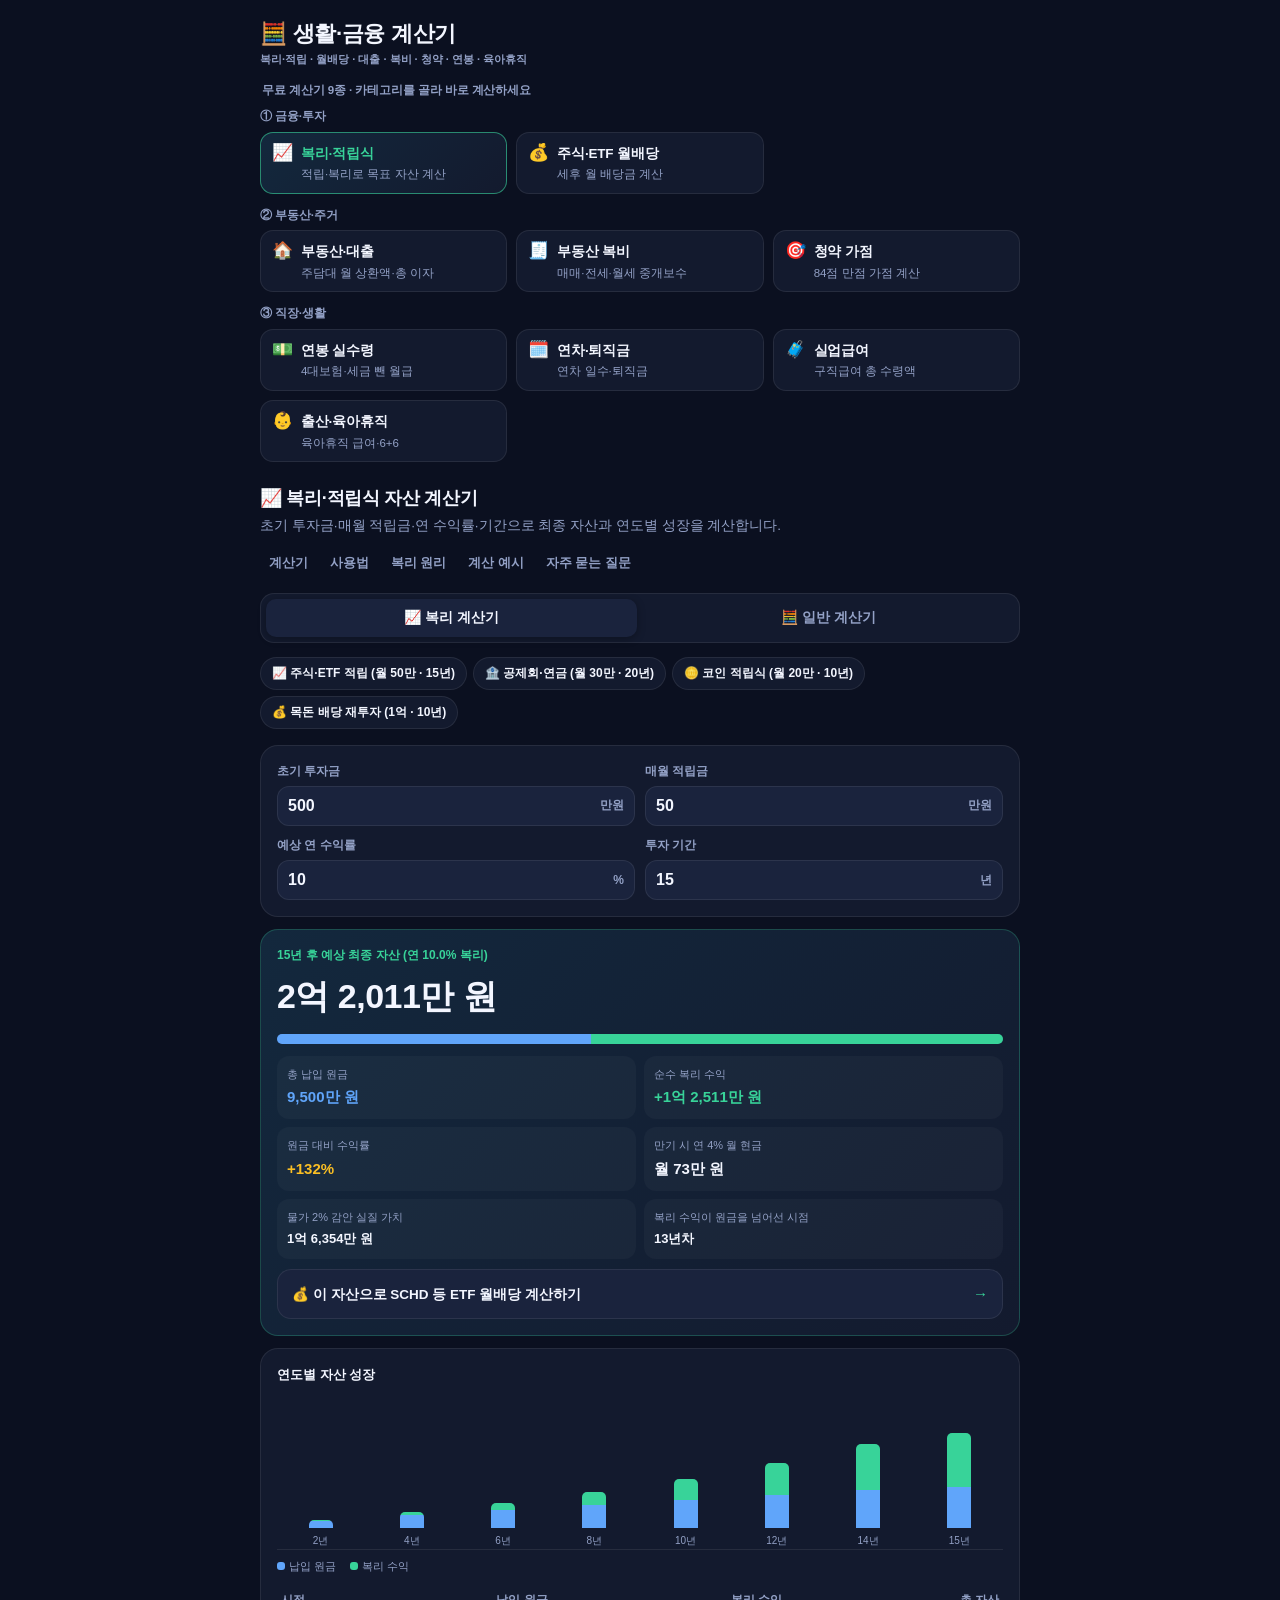
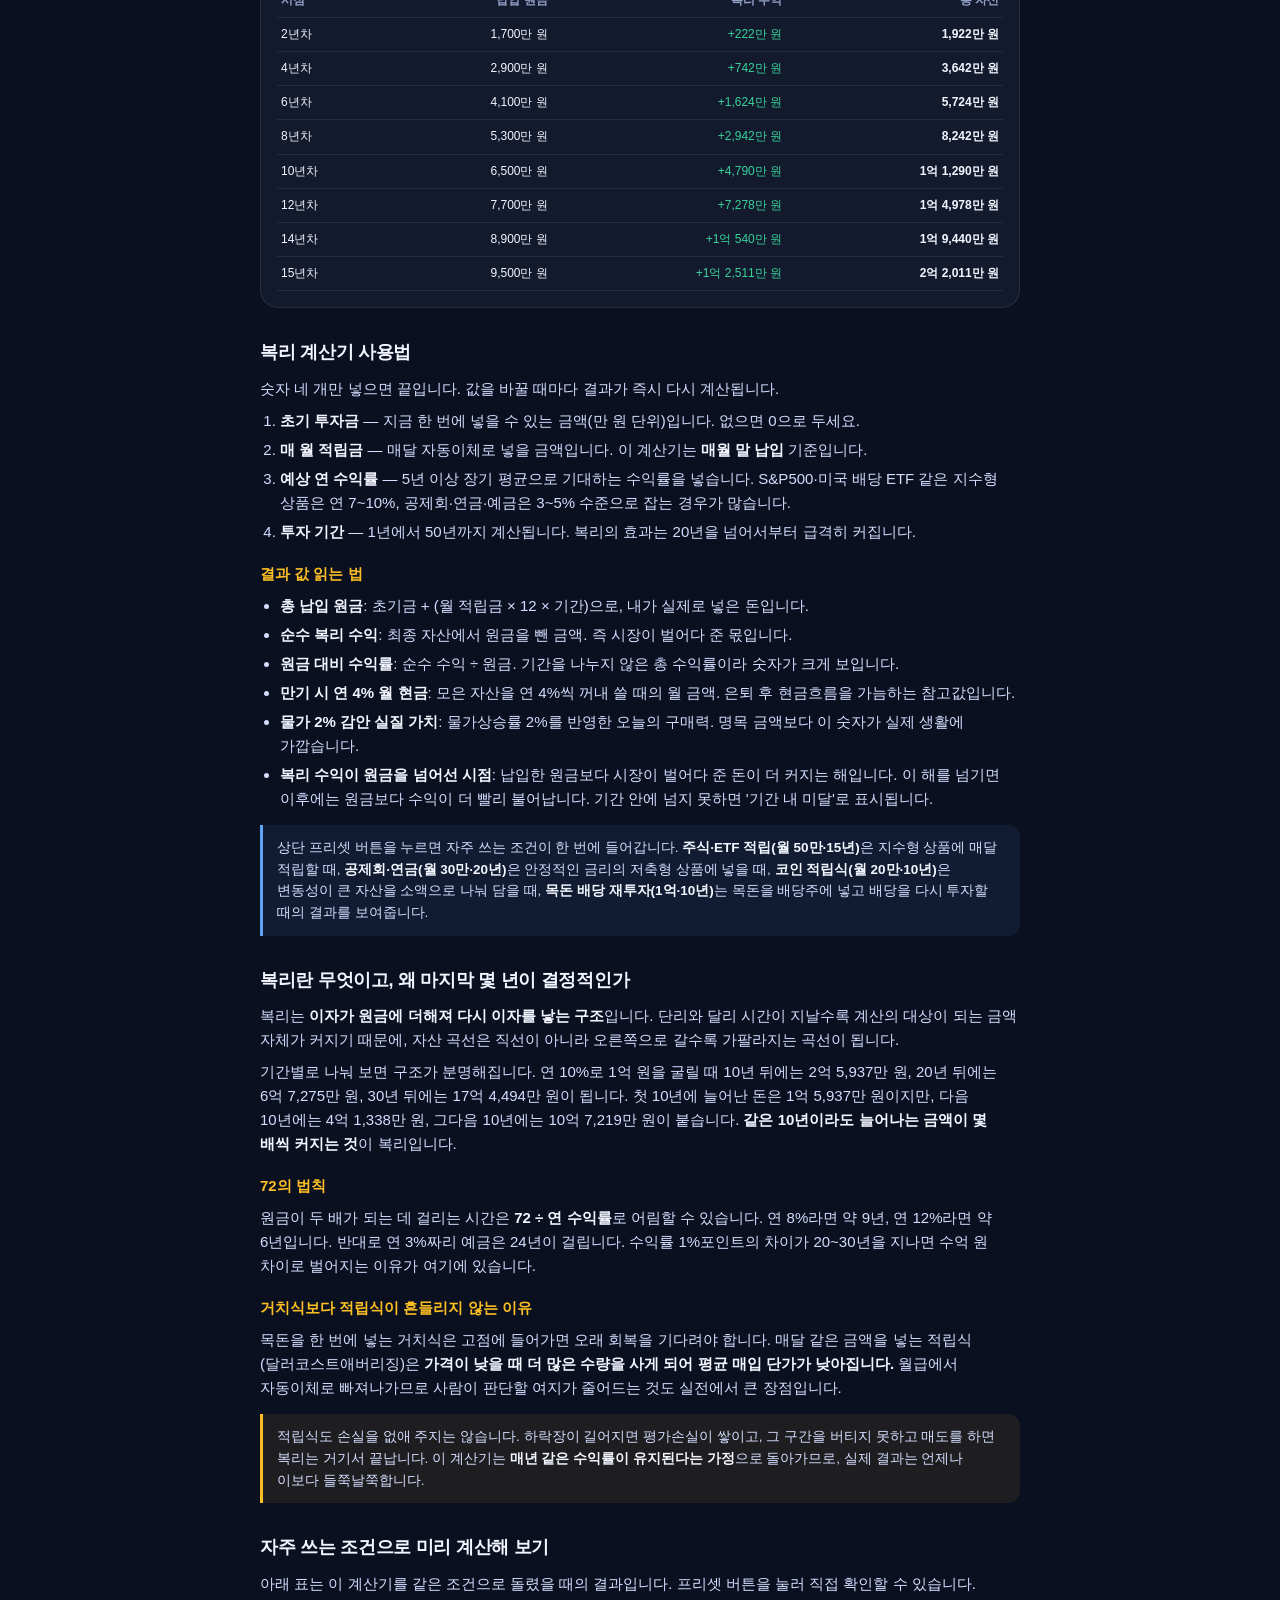
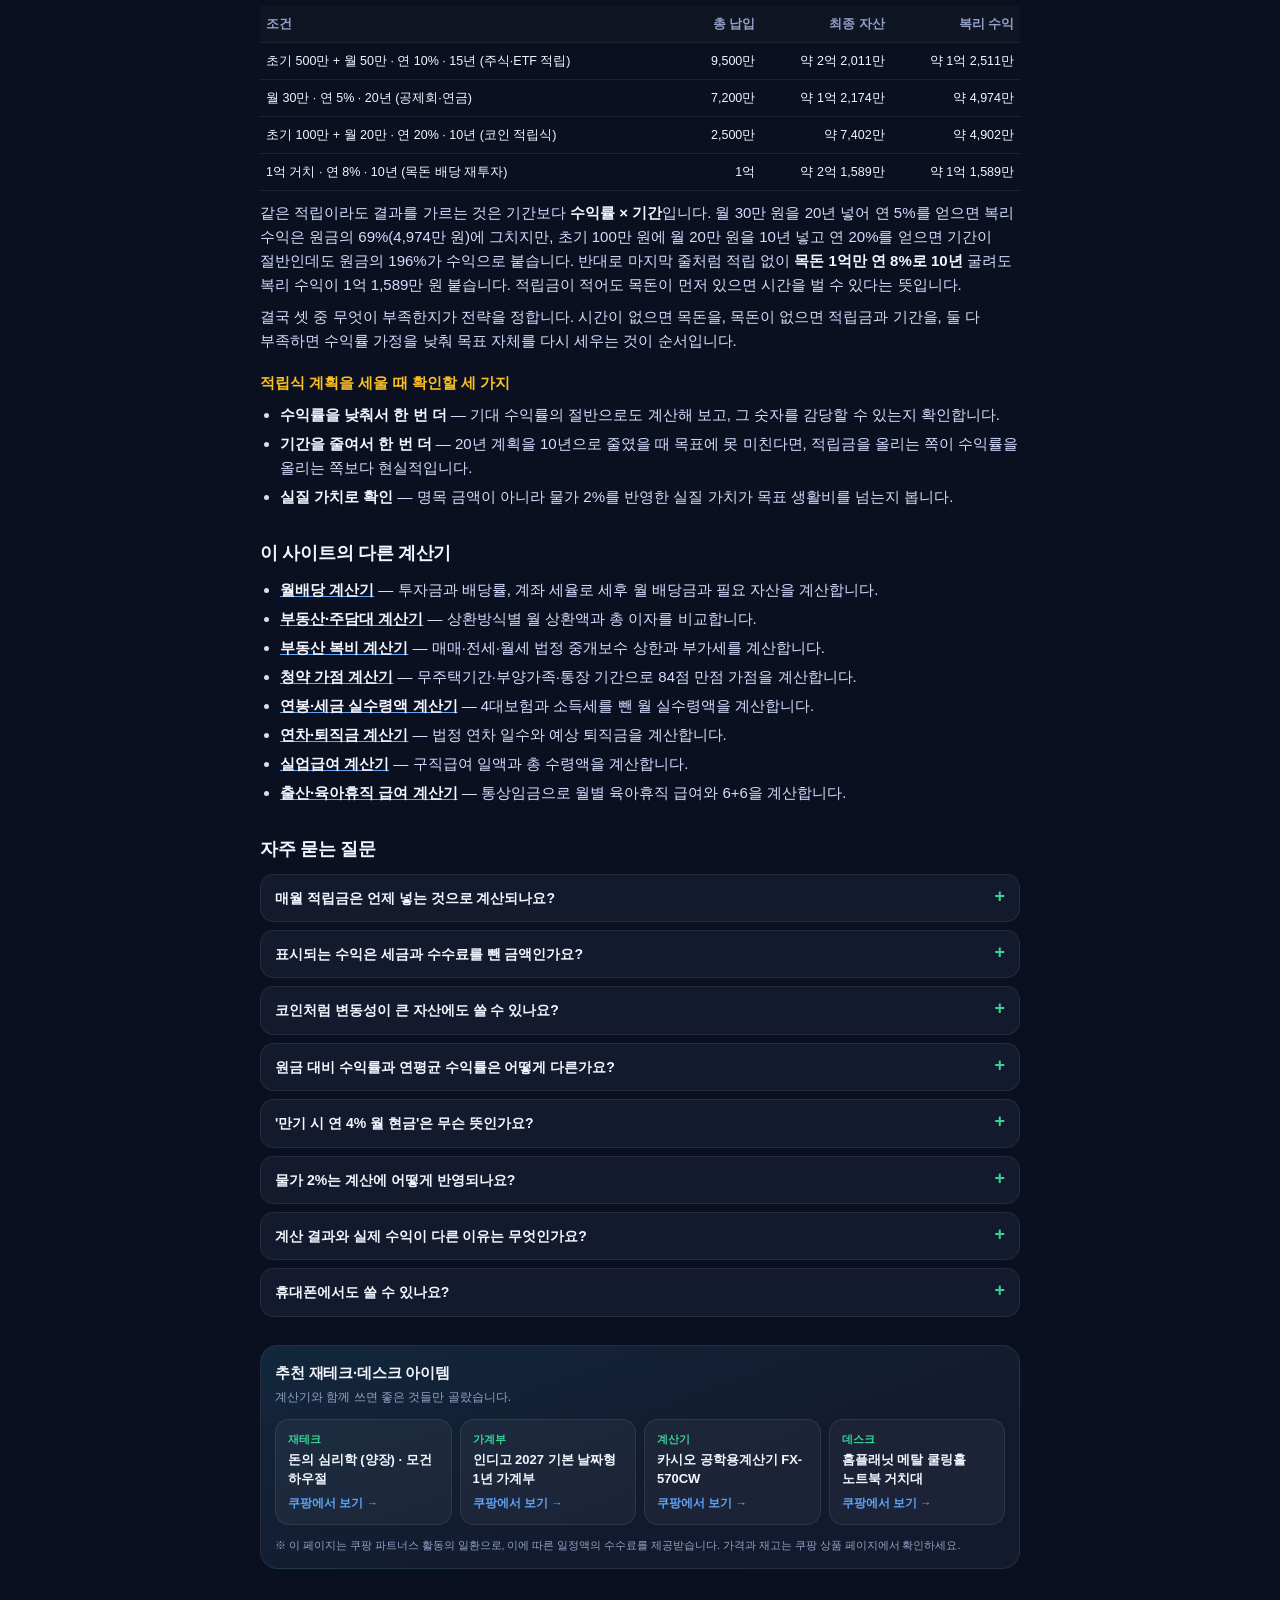
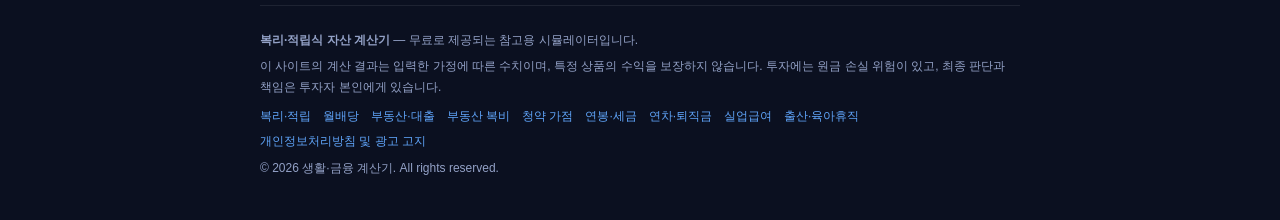
<file: index.html>
<!DOCTYPE html>
<html lang="ko">
<head>
  <meta charset="UTF-8" />
  <meta name="viewport" content="width=device-width, initial-scale=1.0" />
  <title>생활·금융 계산기 | 복리·월배당·대출·복비·청약·연봉·육아휴직 무료 계산</title>
  <meta name="description" content="복리·적립식, 주식·ETF 월배당, 주담대·전세대출, 부동산 복비, 청약 가점, 연봉 실수령, 연차·퇴직금, 실업급여, 출산·육아휴직 급여까지 9종의 생활·금융 계산기를 한 곳에서 무료로 씁니다. 카테고리 카드에서 바로 골라 계산하세요." />
  <meta name="keywords" content="복리 계산기, 적립식 계산기, 월배당 계산기, 주담대 계산기, 부동산 복비 계산기, 청약 가점 계산기, 연봉 실수령 계산기, 퇴직금 계산기, 실업급여 계산기, 육아휴직 급여 계산기, 생활 금융 계산기" />
  <meta name="author" content="생활·금융 계산기" />
  <meta name="robots" content="index, follow" />
  <meta name="theme-color" content="#0b1020" />

  <link rel="canonical" href="https://handobin9782-lang.github.io/smart-calc/" />
  <link rel="stylesheet" href="style.css" />

  <!-- Open Graph -->
  <meta property="og:type" content="website" />
  <meta property="og:site_name" content="생활·금융 계산기" />
  <meta property="og:locale" content="ko_KR" />
  <meta property="og:title" content="생활·금융 계산기 | 9종 무료 계산기 한 곳에서" />
  <meta property="og:description" content="복리·월배당·대출·복비·청약·연봉·퇴직금·실업급여·육아휴직까지, 생활에 필요한 계산기를 카테고리 카드에서 바로 골라 씁니다." />
  <meta property="og:url" content="https://handobin9782-lang.github.io/smart-calc/" />
  <meta property="og:image" content="https://handobin9782-lang.github.io/smart-calc/og.png" />
  <meta property="og:image:width" content="1200" />
  <meta property="og:image:height" content="630" />
  <meta property="og:image:alt" content="생활·금융 계산기 - 복리·대출·연봉·연차·실업급여 무료 계산기" />

  <!-- Twitter -->
  <meta name="twitter:card" content="summary_large_image" />
  <meta name="twitter:title" content="복리·적립식 자산 계산기" />
  <meta name="twitter:description" content="적립식 복리 시뮬레이터 · 일반 계산기 · 연도별 성장 그래프" />
  <meta name="twitter:image" content="https://handobin9782-lang.github.io/smart-calc/og.png" />
  <meta name="twitter:image:alt" content="생활·금융 계산기 - 복리·대출·연봉·연차·실업급여 무료 계산기" />

  <link rel="icon" href="data:image/svg+xml,%3Csvg xmlns='http://www.w3.org/2000/svg' viewBox='0 0 100 100'%3E%3Crect width='100' height='100' rx='22' fill='%230b1020'/%3E%3Ctext x='50' y='70' font-size='58' text-anchor='middle' fill='%2338d399'%3E%F0%9F%A7%AE%3C/text%3E%3C/svg%3E" />

  <script type="application/ld+json">
  {
    "@context": "https://schema.org",
    "@type": "WebApplication",
    "name": "복리·적립식 자산 계산기",
    "url": "https://handobin9782-lang.github.io/smart-calc/",
    "applicationCategory": "FinanceApplication",
    "operatingSystem": "All",
    "inLanguage": "ko",
    "description": "초기 투자금, 매월 적립금, 연 수익률, 투자 기간을 입력하면 복리로 불어난 최종 자산과 연도별 성장을 계산하는 무료 적립식 복리 계산기입니다. 주식·ETF 적립, 공제회·연금, 코인 적립식, 목돈 배당 재투자 프리셋을 제공하며 일반 계산기로도 쓸 수 있습니다.",
    "offers": { "@type": "Offer", "price": "0", "priceCurrency": "KRW" }
  }
  </script>
  <script type="application/ld+json">
  {
    "@context": "https://schema.org",
    "@type": "FAQPage",
    "mainEntity": [
      {
        "@type": "Question",
        "name": "매월 적립금은 언제 넣는 것으로 계산되나요?",
        "acceptedAnswer": {
          "@type": "Answer",
          "text": "매월 말에 납입하는 것으로 계산합니다. 월 이율은 연 수익률을 12로 나누지 않고, 12개월 복리를 거꾸로 풀어 (1+r)^(1/12)−1로 환산해 적용하므로 12개월을 모으면 연 수익률과 정확히 일치합니다."
        }
      },
      {
        "@type": "Question",
        "name": "표시되는 수익은 세금과 수수료를 뺀 금액인가요?",
        "acceptedAnswer": {
          "@type": "Answer",
          "text": "아닙니다. 세전 기준이며 거래 수수료, 세금, 환전 비용은 반영하지 않습니다. 해외 자산은 배당세와 양도세, 국내 펀드는 운용 보수까지 빠지므로 실제 수령액은 이보다 적습니다."
        }
      },
      {
        "@type": "Question",
        "name": "코인처럼 변동성이 큰 자산에도 쓸 수 있나요?",
        "acceptedAnswer": {
          "@type": "Answer",
          "text": "평균 수익률을 가정한 계산이므로 변동성이 큰 자산에는 낙관적인 결과가 나옵니다. 5년 사이에 −70% 하락이 한 번 끼기만 해도 실제 결과는 크게 달라집니다. 코인이라면 기대 수익률을 낮춰 여러 번 계산하고, 원금이 0에 가까워지는 경우도 함께 가정해 두는 편이 안전합니다."
        }
      },
      {
        "@type": "Question",
        "name": "원금 대비 수익률과 연평균 수익률은 어떻게 다른가요?",
        "acceptedAnswer": {
          "@type": "Answer",
          "text": "'원금 대비 수익률'은 납입한 원금 전체로 나눈 총 수익률입니다. 10년 동안 200%가 나왔다면 연평균으로는 약 11.6%입니다. 기간이 길수록 두 숫자의 차이가 커지므로, 다른 상품과 비교할 때는 연평균으로 맞춰 봐야 합니다. 적립식의 연평균 수익률은 입력한 수익률과 사실상 같아서 이 계산기에서는 따로 표시하지 않고, 대신 복리 수익이 원금을 넘어서는 시점을 보여줍니다."
        }
      },
      {
        "@type": "Question",
        "name": "'만기 시 연 4% 월 현금'은 무슨 뜻인가요?",
        "acceptedAnswer": {
          "@type": "Answer",
          "text": "모아진 자산을 연 4%씩 꺼내 쓴다고 가정했을 때 매달 받게 되는 금액입니다. 원금을 그대로 두고 인출률 4%를 적용한 참고값이며, 실제 인출은 수익률과 물가에 따라 달라집니다."
        }
      },
      {
        "@type": "Question",
        "name": "물가 2%는 계산에 어떻게 반영되나요?",
        "acceptedAnswer": {
          "@type": "Answer",
          "text": "'물가 2% 감안 실질 가치'는 최종 자산을 1.02의 기간 제곱으로 나눈 오늘의 구매력입니다. 25년 뒤 10억 원은 물가가 연 2%씩 오르면 지금의 약 6억 원과 같은 값어치입니다."
        }
      },
      {
        "@type": "Question",
        "name": "계산 결과와 실제 수익이 다른 이유는 무엇인가요?",
        "acceptedAnswer": {
          "@type": "Answer",
          "text": "실제 시장은 매년 수익률이 달라지고, 하락장에서는 원금이 줄어든 상태로 적립이 이어집니다. 이 계산기는 매년 같은 수익률이 유지된다고 가정한 참고용 시뮬레이션이며, 투자 판단의 근거가 아니라 계획을 세우는 도구로 쓰는 것이 맞습니다."
        }
      },
      {
        "@type": "Question",
        "name": "휴대폰에서도 쓸 수 있나요?",
        "acceptedAnswer": {
          "@type": "Answer",
          "text": "네. 모바일 화면에 맞춰 만든 반응형 페이지라 브라우저만 있으면 설치 없이 바로 쓸 수 있습니다."
        }
      }
    ]
  }
  </script>
  <script async src="https://pagead2.googlesyndication.com/pagead/js/adsbygoogle.js?client=ca-pub-9910389156575302" crossorigin="anonymous"></script>
</head>
<body>
<div class="wrap">
  <div class="header">
    <h1 class="title">🧮 생활·금융 계산기
      <small>복리·적립 · 월배당 · 대출 · 복비 · 청약 · 연봉 · 육아휴직</small>
    </h1>
  </div>

  <div class="hub-heading">무료 계산기 9종 · 카테고리를 골라 바로 계산하세요</div>
  <nav class="hub hub-inline" aria-label="계산기 카테고리 메뉴">
    <div class="hub-cat">
      <div class="hub-cat-title">① 금융·투자</div>
      <div class="hub-cards">
        <a class="hub-card current" href="./"><span class="hub-ico">📈</span><span class="hub-txt"><b>복리·적립식</b><small>적립·복리로 목표 자산 계산</small></span></a>
        <a class="hub-card" href="dividend.html"><span class="hub-ico">💰</span><span class="hub-txt"><b>주식·ETF 월배당</b><small>세후 월 배당금 계산</small></span></a>
      </div>
    </div>
    <div class="hub-cat">
      <div class="hub-cat-title">② 부동산·주거</div>
      <div class="hub-cards">
        <a class="hub-card" href="loan.html"><span class="hub-ico">🏠</span><span class="hub-txt"><b>부동산·대출</b><small>주담대 월 상환액·총 이자</small></span></a>
        <a class="hub-card" href="brokerage.html"><span class="hub-ico">🧾</span><span class="hub-txt"><b>부동산 복비</b><small>매매·전세·월세 중개보수</small></span></a>
        <a class="hub-card" href="subscription.html"><span class="hub-ico">🎯</span><span class="hub-txt"><b>청약 가점</b><small>84점 만점 가점 계산</small></span></a>
      </div>
    </div>
    <div class="hub-cat">
      <div class="hub-cat-title">③ 직장·생활</div>
      <div class="hub-cards">
        <a class="hub-card" href="salary.html"><span class="hub-ico">💵</span><span class="hub-txt"><b>연봉 실수령</b><small>4대보험·세금 뺀 월급</small></span></a>
        <a class="hub-card" href="leave.html"><span class="hub-ico">🗓️</span><span class="hub-txt"><b>연차·퇴직금</b><small>연차 일수·퇴직금</small></span></a>
        <a class="hub-card" href="unemployment.html"><span class="hub-ico">🧳</span><span class="hub-txt"><b>실업급여</b><small>구직급여 총 수령액</small></span></a>
        <a class="hub-card" href="parental.html"><span class="hub-ico">👶</span><span class="hub-txt"><b>출산·육아휴직</b><small>육아휴직 급여·6+6</small></span></a>
      </div>
    </div>
  </nav>

  <h2 class="block-title" id="compound">📈 복리·적립식 자산 계산기</h2>
  <p class="block-sub">초기 투자금·매월 적립금·연 수익률·기간으로 최종 자산과 연도별 성장을 계산합니다.</p>

  <nav class="section-nav">
    <a href="#calc">계산기</a>
    <a href="#how">사용법</a>
    <a href="#principle">복리 원리</a>
    <a href="#examples">계산 예시</a>
    <a href="#faq">자주 묻는 질문</a>
  </nav>

  <div id="calc">
    <div class="tabs">
      <button class="tab-btn active" onclick="switchTab('compound', this)">📈 복리 계산기</button>
      <button class="tab-btn" onclick="switchTab('basic', this)">🧮 일반 계산기</button>
    </div>

    <!-- Compound Panel -->
    <div id="panel-compound" class="panel active">
      <div class="presets">
        <button class="preset-btn" onclick="applyPreset(500, 50, 10, 15, this)">📈 주식·ETF 적립 (월 50만 · 15년)</button>
        <button class="preset-btn" onclick="applyPreset(0, 30, 5, 20, this)">🏦 공제회·연금 (월 30만 · 20년)</button>
        <button class="preset-btn" onclick="applyPreset(100, 20, 20, 10, this)">🪙 코인 적립식 (월 20만 · 10년)</button>
        <button class="preset-btn" onclick="applyPreset(10000, 0, 8, 10, this)">💰 목돈 배당 재투자 (1억 · 10년)</button>
      </div>

      <div class="card">
        <div class="input-grid">
          <div class="field">
            <label for="init">초기 투자금</label>
            <div class="input-box">
              <input id="init" type="number" value="500" min="0" step="10" inputmode="decimal" oninput="calcCompound()" />
              <span class="unit">만원</span>
            </div>
          </div>
          <div class="field">
            <label for="monthly">매월 적립금</label>
            <div class="input-box">
              <input id="monthly" type="number" value="50" min="0" step="5" inputmode="decimal" oninput="calcCompound()" />
              <span class="unit">만원</span>
            </div>
          </div>
          <div class="field">
            <label for="rate">예상 연 수익률</label>
            <div class="input-box">
              <input id="rate" type="number" value="10" min="0" max="200" step="0.5" inputmode="decimal" oninput="calcCompound()" />
              <span class="unit">%</span>
            </div>
          </div>
          <div class="field">
            <label for="years">투자 기간</label>
            <div class="input-box">
              <input id="years" type="number" value="15" min="1" max="50" step="1" inputmode="numeric" oninput="calcCompound()" />
              <span class="unit">년</span>
            </div>
          </div>
        </div>
      </div>

      <div class="card result-hero">
        <div class="hero-label" id="hero-sub">15년 후 예상 최종 자산</div>
        <div class="hero-val" id="hero-total">-</div>
        <div class="bar-wrap">
          <div class="bar-principal" id="bar-p" style="width:50%"></div>
          <div class="bar-profit" id="bar-r" style="width:50%"></div>
        </div>
        <div class="stats">
          <div class="stat">
            <div class="stat-k">총 납입 원금</div>
            <div class="stat-v blue" id="res-principal">-</div>
          </div>
          <div class="stat">
            <div class="stat-k">순수 복리 수익</div>
            <div class="stat-v green" id="res-profit">-</div>
          </div>
          <div class="stat">
            <div class="stat-k">원금 대비 수익률</div>
            <div class="stat-v gold" id="res-pct">-</div>
          </div>
          <div class="stat">
            <div class="stat-k">만기 시 연 4% 월 현금</div>
            <div class="stat-v" id="res-monthly-cash">-</div>
          </div>
          <div class="stat">
            <div class="stat-k">물가 2% 감안 실질 가치</div>
            <div class="stat-v small" id="res-real">-</div>
          </div>
          <div class="stat">
            <div class="stat-k">복리 수익이 원금을 넘어선 시점</div>
            <div class="stat-v small" id="res-cross">-</div>
          </div>
        </div>
        <a class="link-btn" id="link-dividend" href="dividend.html?amount=22011&amp;yield=3.5">💰 이 자산으로 SCHD 등 ETF 월배당 계산하기 <span class="arrow">→</span></a>
      </div>

      <div class="card">
        <div style="font-size:13px;font-weight:700;margin-bottom:4px;">연도별 자산 성장</div>
        <div class="chart" id="chart"></div>
        <div class="chart-legend">
          <span><span class="dot" style="background:var(--accent2)"></span>납입 원금</span>
          <span><span class="dot" style="background:var(--accent)"></span>복리 수익</span>
        </div>
        <div class="table-scroll">
          <table>
            <thead>
              <tr><th>시점</th><th>납입 원금</th><th>복리 수익</th><th>총 자산</th></tr>
            </thead>
            <tbody id="tbody"></tbody>
          </table>
        </div>
      </div>

      <div class="ad-slot" id="ad-top"></div>
    </div>

    <!-- Basic Calculator Panel -->
    <div id="panel-basic" class="panel">
      <div class="card">
        <div class="calc-screen">
          <div class="calc-expr" id="c-expr"></div>
          <div class="calc-val" id="c-val">0</div>
        </div>
        <div class="calc-grid">
          <button class="ckey fn" onclick="cClear()">C</button>
          <button class="ckey fn" onclick="cBack()">⌫</button>
          <button class="ckey fn" onclick="cPercent()">%</button>
          <button class="ckey op" onclick="cAdd('/')">÷</button>

          <button class="ckey" onclick="cAdd('7')">7</button>
          <button class="ckey" onclick="cAdd('8')">8</button>
          <button class="ckey" onclick="cAdd('9')">9</button>
          <button class="ckey op" onclick="cAdd('*')">×</button>

          <button class="ckey" onclick="cAdd('4')">4</button>
          <button class="ckey" onclick="cAdd('5')">5</button>
          <button class="ckey" onclick="cAdd('6')">6</button>
          <button class="ckey op" onclick="cAdd('-')">−</button>

          <button class="ckey" onclick="cAdd('1')">1</button>
          <button class="ckey" onclick="cAdd('2')">2</button>
          <button class="ckey" onclick="cAdd('3')">3</button>
          <button class="ckey op" onclick="cAdd('+')">+</button>

          <button class="ckey" onclick="cAdd('00')">00</button>
          <button class="ckey" onclick="cAdd('0')">0</button>
          <button class="ckey" onclick="cAdd('.')">.</button>
          <button class="ckey eq" onclick="cEval()">=</button>
        </div>
      </div>
    </div>
  </div>

  <!-- ===== Guide ===== -->
  <section class="doc" id="how">
    <h2>복리 계산기 사용법</h2>
    <p>숫자 네 개만 넣으면 끝입니다. 값을 바꿀 때마다 결과가 즉시 다시 계산됩니다.</p>
    <ol>
      <li><strong>초기 투자금</strong> — 지금 한 번에 넣을 수 있는 금액(만 원 단위)입니다. 없으면 0으로 두세요.</li>
      <li><strong>매 월 적립금</strong> — 매달 자동이체로 넣을 금액입니다. 이 계산기는 <strong>매월 말 납입</strong> 기준입니다.</li>
      <li><strong>예상 연 수익률</strong> — 5년 이상 장기 평균으로 기대하는 수익률을 넣습니다. S&amp;P500·미국 배당 ETF 같은 지수형 상품은 연 7~10%, 공제회·연금·예금은 3~5% 수준으로 잡는 경우가 많습니다.</li>
      <li><strong>투자 기간</strong> — 1년에서 50년까지 계산됩니다. 복리의 효과는 20년을 넘어서부터 급격히 커집니다.</li>
    </ol>
    <h3>결과 값 읽는 법</h3>
    <ul>
      <li><strong>총 납입 원금</strong>: 초기금 + (월 적립금 × 12 × 기간)으로, 내가 실제로 넣은 돈입니다.</li>
      <li><strong>순수 복리 수익</strong>: 최종 자산에서 원금을 뺀 금액. 즉 시장이 벌어다 준 몫입니다.</li>
      <li><strong>원금 대비 수익률</strong>: 순수 수익 ÷ 원금. 기간을 나누지 않은 총 수익률이라 숫자가 크게 보입니다.</li>
      <li><strong>만기 시 연 4% 월 현금</strong>: 모은 자산을 연 4%씩 꺼내 쓸 때의 월 금액. 은퇴 후 현금흐름을 가늠하는 참고값입니다.</li>
      <li><strong>물가 2% 감안 실질 가치</strong>: 물가상승률 2%를 반영한 오늘의 구매력. 명목 금액보다 이 숫자가 실제 생활에 가깝습니다.</li>
      <li><strong>복리 수익이 원금을 넘어선 시점</strong>: 납입한 원금보다 시장이 벌어다 준 돈이 더 커지는 해입니다. 이 해를 넘기면 이후에는 원금보다 수익이 더 빨리 불어납니다. 기간 안에 넘지 못하면 '기간 내 미달'로 표시됩니다.</li>
    </ul>
    <div class="callout">
      상단 프리셋 버튼을 누르면 자주 쓰는 조건이 한 번에 들어갑니다. <strong>주식·ETF 적립(월 50만·15년)</strong>은 지수형 상품에 매달 적립할 때, <strong>공제회·연금(월 30만·20년)</strong>은 안정적인 금리의 저축형 상품에 넣을 때, <strong>코인 적립식(월 20만·10년)</strong>은 변동성이 큰 자산을 소액으로 나눠 담을 때, <strong>목돈 배당 재투자(1억·10년)</strong>는 목돈을 배당주에 넣고 배당을 다시 투자할 때의 결과를 보여줍니다.
    </div>
  </section>

  <section class="doc" id="principle">
    <h2>복리란 무엇이고, 왜 마지막 몇 년이 결정적인가</h2>
    <p>복리는 <strong>이자가 원금에 더해져 다시 이자를 낳는 구조</strong>입니다. 단리와 달리 시간이 지날수록 계산의 대상이 되는 금액 자체가 커지기 때문에, 자산 곡선은 직선이 아니라 오른쪽으로 갈수록 가팔라지는 곡선이 됩니다.</p>
    <p>기간별로 나눠 보면 구조가 분명해집니다. 연 10%로 1억 원을 굴릴 때 10년 뒤에는 2억 5,937만 원, 20년 뒤에는 6억 7,275만 원, 30년 뒤에는 17억 4,494만 원이 됩니다. 첫 10년에 늘어난 돈은 1억 5,937만 원이지만, 다음 10년에는 4억 1,338만 원, 그다음 10년에는 10억 7,219만 원이 붙습니다. <strong>같은 10년이라도 늘어나는 금액이 몇 배씩 커지는 것</strong>이 복리입니다.</p>

    <h3>72의 법칙</h3>
    <p>원금이 두 배가 되는 데 걸리는 시간은 <strong>72 ÷ 연 수익률</strong>로 어림할 수 있습니다. 연 8%라면 약 9년, 연 12%라면 약 6년입니다. 반대로 연 3%짜리 예금은 24년이 걸립니다. 수익률 1%포인트의 차이가 20~30년을 지나면 수억 원 차이로 벌어지는 이유가 여기에 있습니다.</p>

    <h3>거치식보다 적립식이 흔들리지 않는 이유</h3>
    <p>목돈을 한 번에 넣는 거치식은 고점에 들어가면 오래 회복을 기다려야 합니다. 매달 같은 금액을 넣는 적립식(달러코스트애버리징)은 <strong>가격이 낮을 때 더 많은 수량을 사게 되어 평균 매입 단가가 낮아집니다.</strong> 월급에서 자동이체로 빠져나가므로 사람이 판단할 여지가 줄어드는 것도 실전에서 큰 장점입니다.</p>
    <div class="callout warn">
      적립식도 손실을 없애 주지는 않습니다. 하락장이 길어지면 평가손실이 쌓이고, 그 구간을 버티지 못하고 매도를 하면 복리는 거기서 끝납니다. 이 계산기는 <strong>매년 같은 수익률이 유지된다는 가정</strong>으로 돌아가므로, 실제 결과는 언제나 이보다 들쭉날쭉합니다.
    </div>
  </section>

  <section class="doc" id="examples">
    <h2>자주 쓰는 조건으로 미리 계산해 보기</h2>
    <p>아래 표는 이 계산기를 같은 조건으로 돌렸을 때의 결과입니다. 프리셋 버튼을 눌러 직접 확인할 수 있습니다.</p>
    <table class="doc-table">
      <thead>
        <tr><th>조건</th><th>총 납입</th><th>최종 자산</th><th>복리 수익</th></tr>
      </thead>
      <tbody>
        <tr><td>초기 500만 + 월 50만 · 연 10% · 15년 (주식·ETF 적립)</td><td>9,500만</td><td>약 2억 2,011만</td><td>약 1억 2,511만</td></tr>
        <tr><td>월 30만 · 연 5% · 20년 (공제회·연금)</td><td>7,200만</td><td>약 1억 2,174만</td><td>약 4,974만</td></tr>
        <tr><td>초기 100만 + 월 20만 · 연 20% · 10년 (코인 적립식)</td><td>2,500만</td><td>약 7,402만</td><td>약 4,902만</td></tr>
        <tr><td>1억 거치 · 연 8% · 10년 (목돈 배당 재투자)</td><td>1억</td><td>약 2억 1,589만</td><td>약 1억 1,589만</td></tr>
      </tbody>
    </table>
    <p>같은 적립이라도 결과를 가르는 것은 기간보다 <strong>수익률 × 기간</strong>입니다. 월 30만 원을 20년 넣어 연 5%를 얻으면 복리 수익은 원금의 69%(4,974만 원)에 그치지만, 초기 100만 원에 월 20만 원을 10년 넣고 연 20%를 얻으면 기간이 절반인데도 원금의 196%가 수익으로 붙습니다. 반대로 마지막 줄처럼 적립 없이 <strong>목돈 1억만 연 8%로 10년</strong> 굴려도 복리 수익이 1억 1,589만 원 붙습니다. 적립금이 적어도 목돈이 먼저 있으면 시간을 벌 수 있다는 뜻입니다.</p>
    <p>결국 셋 중 무엇이 부족한지가 전략을 정합니다. 시간이 없으면 목돈을, 목돈이 없으면 적립금과 기간을, 둘 다 부족하면 수익률 가정을 낮춰 목표 자체를 다시 세우는 것이 순서입니다.</p>

    <h3>적립식 계획을 세울 때 확인할 세 가지</h3>
    <ul>
      <li><strong>수익률을 낮춰서 한 번 더</strong> — 기대 수익률의 절반으로도 계산해 보고, 그 숫자를 감당할 수 있는지 확인합니다.</li>
      <li><strong>기간을 줄여서 한 번 더</strong> — 20년 계획을 10년으로 줄였을 때 목표에 못 미친다면, 적립금을 올리는 쪽이 수익률을 올리는 쪽보다 현실적입니다.</li>
      <li><strong>실질 가치로 확인</strong> — 명목 금액이 아니라 물가 2%를 반영한 실질 가치가 목표 생활비를 넘는지 봅니다.</li>
    </ul>
  </section>

  <section class="doc">
    <h2>이 사이트의 다른 계산기</h2>
        <ul>
      <li><a href="dividend.html"><strong>월배당 계산기</strong></a> — 투자금과 배당률, 계좌 세율로 세후 월 배당금과 필요 자산을 계산합니다.</li>
      <li><a href="loan.html"><strong>부동산·주담대 계산기</strong></a> — 상환방식별 월 상환액과 총 이자를 비교합니다.</li>
      <li><a href="brokerage.html"><strong>부동산 복비 계산기</strong></a> — 매매·전세·월세 법정 중개보수 상한과 부가세를 계산합니다.</li>
      <li><a href="subscription.html"><strong>청약 가점 계산기</strong></a> — 무주택기간·부양가족·통장 기간으로 84점 만점 가점을 계산합니다.</li>
      <li><a href="salary.html"><strong>연봉·세금 실수령액 계산기</strong></a> — 4대보험과 소득세를 뺀 월 실수령액을 계산합니다.</li>
      <li><a href="leave.html"><strong>연차·퇴직금 계산기</strong></a> — 법정 연차 일수와 예상 퇴직금을 계산합니다.</li>
      <li><a href="unemployment.html"><strong>실업급여 계산기</strong></a> — 구직급여 일액과 총 수령액을 계산합니다.</li>
      <li><a href="parental.html"><strong>출산·육아휴직 급여 계산기</strong></a> — 통상임금으로 월별 육아휴직 급여와 6+6을 계산합니다.</li>
    </ul>
  </section>

  <div class="ad-slot" id="ad-bottom"></div>

  <section class="doc" id="faq">
    <h2>자주 묻는 질문</h2>

    <details class="faq">
      <summary>매월 적립금은 언제 넣는 것으로 계산되나요?</summary>
      <p>매월 말에 납입하는 것으로 계산합니다. 월 이율은 연 수익률을 12로 나누지 않고, 12개월 복리를 거꾸로 풀어 (1+r)^(1/12)−1로 환산해 적용하므로 12개월을 모으면 연 수익률과 정확히 일치합니다.</p>
    </details>

    <details class="faq">
      <summary>표시되는 수익은 세금과 수수료를 뺀 금액인가요?</summary>
      <p>아닙니다. 세전 기준이며 거래 수수료, 세금, 환전 비용은 반영하지 않습니다. 해외 자산은 배당세와 양도세, 국내 펀드는 운용 보수까지 빠지므로 실제 수령액은 이보다 적습니다.</p>
    </details>

    <details class="faq">
      <summary>코인처럼 변동성이 큰 자산에도 쓸 수 있나요?</summary>
      <p>평균 수익률을 가정한 계산이므로 변동성이 큰 자산에는 낙관적인 결과가 나옵니다. 5년 사이에 −70% 하락이 한 번 끼기만 해도 실제 결과는 크게 달라집니다. 코인이라면 기대 수익률을 낮춰 여러 번 계산하고, 원금이 0에 가까워지는 경우도 함께 가정해 두는 편이 안전합니다.</p>
    </details>

    <details class="faq">
      <summary>원금 대비 수익률과 연평균 수익률은 어떻게 다른가요?</summary>
      <p>'원금 대비 수익률'은 납입한 원금 전체로 나눈 총 수익률입니다. 10년 동안 200%가 나왔다면 연평균으로는 약 11.6%입니다. 기간이 길수록 두 숫자의 차이가 커지므로, 다른 상품과 비교할 때는 연평균으로 맞춰 봐야 합니다. 적립식의 연평균 수익률은 입력한 수익률과 사실상 같아서 이 계산기에서는 따로 표시하지 않고, 대신 복리 수익이 원금을 넘어서는 시점을 보여줍니다.</p>
    </details>

    <details class="faq">
      <summary>'만기 시 연 4% 월 현금'은 무슨 뜻인가요?</summary>
      <p>모아진 자산을 연 4%씩 꺼내 쓴다고 가정했을 때 매달 받게 되는 금액입니다. 원금을 그대로 두고 인출률 4%를 적용한 참고값이며, 실제 인출은 수익률과 물가에 따라 달라집니다.</p>
    </details>

    <details class="faq">
      <summary>물가 2%는 계산에 어떻게 반영되나요?</summary>
      <p>'물가 2% 감안 실질 가치'는 최종 자산을 1.02의 기간 제곱으로 나눈 오늘의 구매력입니다. 25년 뒤 10억 원은 물가가 연 2%씩 오르면 지금의 약 6억 원과 같은 값어치입니다.</p>
    </details>

    <details class="faq">
      <summary>계산 결과와 실제 수익이 다른 이유는 무엇인가요?</summary>
      <p>실제 시장은 매년 수익률이 달라지고, 하락장에서는 원금이 줄어든 상태로 적립이 이어집니다. 이 계산기는 매년 같은 수익률이 유지된다고 가정한 참고용 시뮬레이션이며, 투자 판단의 근거가 아니라 계획을 세우는 도구로 쓰는 것이 맞습니다.</p>
    </details>

    <details class="faq">
      <summary>휴대폰에서도 쓸 수 있나요?</summary>
      <p>네. 모바일 화면에 맞춰 만든 반응형 페이지라 브라우저만 있으면 설치 없이 바로 쓸 수 있습니다.</p>
    </details>
  </section>

  <!-- 쿠팡 파트너스 추천 아이템 -->
  <section class="pick" aria-label="추천 재테크·데스크 아이템">
    <div class="pick-head">
      <h2>추천 재테크·데스크 아이템</h2>
      <p>계산기와 함께 쓰면 좋은 것들만 골랐습니다.</p>
    </div>
    <div class="pick-grid">
      <a class="pick-card" href="https://link.coupang.com/a/iO9DmRwQ6m" target="_blank" rel="noopener sponsored">
        <span class="pick-badge">재테크</span>
        <span class="pick-name">돈의 심리학 (양장) · 모건 하우절</span>
        <span class="pick-cta">쿠팡에서 보기 →</span>
      </a>
      <a class="pick-card" href="https://link.coupang.com/a/iO9HlzNrC8" target="_blank" rel="noopener sponsored">
        <span class="pick-badge">가계부</span>
        <span class="pick-name">인디고 2027 기본 날짜형 1년 가계부</span>
        <span class="pick-cta">쿠팡에서 보기 →</span>
      </a>
      <a class="pick-card" href="https://link.coupang.com/a/iO9AIDrIf6" target="_blank" rel="noopener sponsored">
        <span class="pick-badge">계산기</span>
        <span class="pick-name">카시오 공학용계산기 FX-570CW</span>
        <span class="pick-cta">쿠팡에서 보기 →</span>
      </a>
      <a class="pick-card" href="https://link.coupang.com/a/iO9FqWjR3k" target="_blank" rel="noopener sponsored">
        <span class="pick-badge">데스크</span>
        <span class="pick-name">홈플래닛 메탈 쿨링홀 노트북 거치대</span>
        <span class="pick-cta">쿠팡에서 보기 →</span>
      </a>
    </div>
    <p class="pick-note">※ 이 페이지는 쿠팡 파트너스 활동의 일환으로, 이에 따른 일정액의 수수료를 제공받습니다. 가격과 재고는 쿠팡 상품 페이지에서 확인하세요.</p>
  </section>

<footer class="site-footer">
    <p><strong>복리·적립식 자산 계산기</strong> — 무료로 제공되는 참고용 시뮬레이터입니다.</p>
    <p>이 사이트의 계산 결과는 입력한 가정에 따른 수치이며, 특정 상품의 수익을 보장하지 않습니다. 투자에는 원금 손실 위험이 있고, 최종 판단과 책임은 투자자 본인에게 있습니다.</p>
    <div class="footer-links">
      <a href="./">복리·적립</a>
      <a href="dividend.html">월배당</a>
      <a href="loan.html">부동산·대출</a>
      <a href="brokerage.html">부동산 복비</a>
      <a href="subscription.html">청약 가점</a>
      <a href="salary.html">연봉·세금</a>
      <a href="leave.html">연차·퇴직금</a>
      <a href="unemployment.html">실업급여</a>
      <a href="parental.html">출산·육아휴직</a>
      <a href="privacy.html">개인정보처리방침 및 광고 고지</a>
    </div>
    <p>© 2026 생활·금융 계산기. All rights reserved.</p>
  </footer>
</div>

<script>
function switchTab(name, btn) {
  document.querySelectorAll('.tab-btn').forEach(b => b.classList.remove('active'));
  document.querySelectorAll('.panel').forEach(p => p.classList.remove('active'));
  btn.classList.add('active');
  document.getElementById('panel-' + name).classList.add('active');
}

function fmtKRW(manwon) {
  const v = Math.round(manwon);
  if (v >= 10000) {
    const eok = Math.floor(v / 10000);
    const rem = v % 10000;
    return rem > 0 ? `${eok.toLocaleString()}억 ${rem.toLocaleString()}만 원` : `${eok.toLocaleString()}억 원`;
  }
  return `${v.toLocaleString()}만 원`;
}

function applyPreset(init, monthly, rate, years, btn) {
  document.getElementById('init').value = init;
  document.getElementById('monthly').value = monthly;
  document.getElementById('rate').value = rate;
  document.getElementById('years').value = years;
  document.querySelectorAll('.preset-btn').forEach(b => b.classList.remove('active'));
  if (btn) btn.classList.add('active');
  calcCompound();
}

function calcCompound() {
  const init = Math.max(0, parseFloat(document.getElementById('init').value) || 0);
  const monthly = Math.max(0, parseFloat(document.getElementById('monthly').value) || 0);
  const rate = Math.max(0, parseFloat(document.getElementById('rate').value) || 0) / 100;
  const years = Math.min(50, Math.max(1, parseInt(document.getElementById('years').value) || 1));

  const monthlyRate = Math.pow(1 + rate, 1 / 12) - 1;
  let balance = init;
  let principal = init;
  const rows = [];

  for (let y = 1; y <= years; y++) {
    for (let m = 0; m < 12; m++) {
      balance = balance * (1 + monthlyRate) + monthly;
      principal += monthly;
    }
    rows.push({ y, principal, profit: balance - principal, balance });
  }

  const last = rows[rows.length - 1];
  const pct = last.principal > 0 ? ((last.profit / last.principal) * 100) : 0;
  const pRatio = last.balance > 0 ? (last.principal / last.balance) * 100 : 100;
  const realValue = last.balance / Math.pow(1.02, years);

  let crossText = '—';
  const crossRow = rows.find(r => r.principal > 0 && r.profit > r.principal);
  if (crossRow) {
    crossText = `${crossRow.y}년차`;
  } else if (last.principal > 0) {
    crossText = `${years}년 내 미달`;
  }

  document.getElementById('hero-sub').textContent = `${years}년 후 예상 최종 자산 (연 ${(rate * 100).toFixed(1)}% 복리)`;
  document.getElementById('hero-total').textContent = fmtKRW(last.balance);
  document.getElementById('res-principal').textContent = fmtKRW(last.principal);
  document.getElementById('res-profit').textContent = '+' + fmtKRW(last.profit);
  document.getElementById('res-pct').textContent = `+${Math.round(pct).toLocaleString()}%`;
  document.getElementById('res-monthly-cash').textContent = `월 ${Math.round((last.balance * 0.04) / 12).toLocaleString()}만 원`;
  document.getElementById('res-real').textContent = fmtKRW(realValue);
  document.getElementById('res-cross').textContent = crossText;
  // 이 자산을 월배당 계산기로 넘겨 바로 이어 보기 (만원 단위)
  document.getElementById('link-dividend').href =
    `dividend.html?amount=${Math.round(last.balance)}&yield=3.5`;
  document.getElementById('bar-p').style.width = `${pRatio.toFixed(1)}%`;
  document.getElementById('bar-r').style.width = `${(100 - pRatio).toFixed(1)}%`;

  const step = Math.max(1, Math.ceil(rows.length / 10));
  const sampled = rows.filter((_, i) => (i + 1) % step === 0 || i === rows.length - 1);
  const maxVal = Math.max(...sampled.map(r => r.balance), 1);
  document.getElementById('chart').innerHTML = sampled.map(r => {
    const h = Math.max(6, Math.round((r.balance / maxVal) * 95));
    const ph = r.balance > 0 ? Math.round((r.principal / r.balance) * h) : h;
    const rh = h - ph;
    return `<div class="bar-col">
      <div class="bar-stack" style="height:${h}px">
        <div style="height:${ph}px;background:var(--accent2)"></div>
        <div style="height:${rh}px;background:var(--accent)"></div>
      </div>
      <div class="bar-lbl">${r.y}년</div>
    </div>`;
  }).join('');

  document.getElementById('tbody').innerHTML = sampled.map(r => `
    <tr>
      <td>${r.y}년차</td>
      <td>${fmtKRW(r.principal)}</td>
      <td class="green">+${fmtKRW(r.profit)}</td>
      <td style="font-weight:700">${fmtKRW(r.balance)}</td>
    </tr>
  `).join('');
}

// URL 파라미터로 조건 공유 (예: ?init=500&monthly=50&rate=10&years=15)
(function readParams() {
  try {
    const q = new URLSearchParams(location.search);
    const map = { init: 'init', monthly: 'monthly', rate: 'rate', years: 'years' };
    Object.keys(map).forEach(k => {
      if (q.has(k)) {
        const v = parseFloat(q.get(k));
        if (!isNaN(v)) document.getElementById(map[k]).value = v;
      }
    });
  } catch (e) {}
})();

// 일반 계산기
let expr = '';
function cAdd(ch) {
  expr += ch;
  document.getElementById('c-expr').textContent = expr.replace(/\*/g, '×').replace(/\//g, '÷');
}
function cClear() {
  expr = '';
  document.getElementById('c-expr').textContent = '';
  document.getElementById('c-val').textContent = '0';
}
function cBack() {
  expr = expr.slice(0, -1);
  document.getElementById('c-expr').textContent = expr.replace(/\*/g, '×').replace(/\//g, '÷');
}
function cPercent() {
  if (!expr) return;
  try {
    const v = Function('"use strict";return (' + expr + ')')() / 100;
    expr = String(v);
    document.getElementById('c-val').textContent = Number(v).toLocaleString();
  } catch (e) {}
}
function cEval() {
  if (!expr) return;
  try {
    const v = Function('"use strict";return (' + expr + ')')();
    document.getElementById('c-val').textContent = Number(v.toFixed(6)).toLocaleString();
    expr = String(v);
  } catch (e) {
    document.getElementById('c-val').textContent = '오류';
  }
}

calcCompound();
</script>
</body>
</html>
</file>
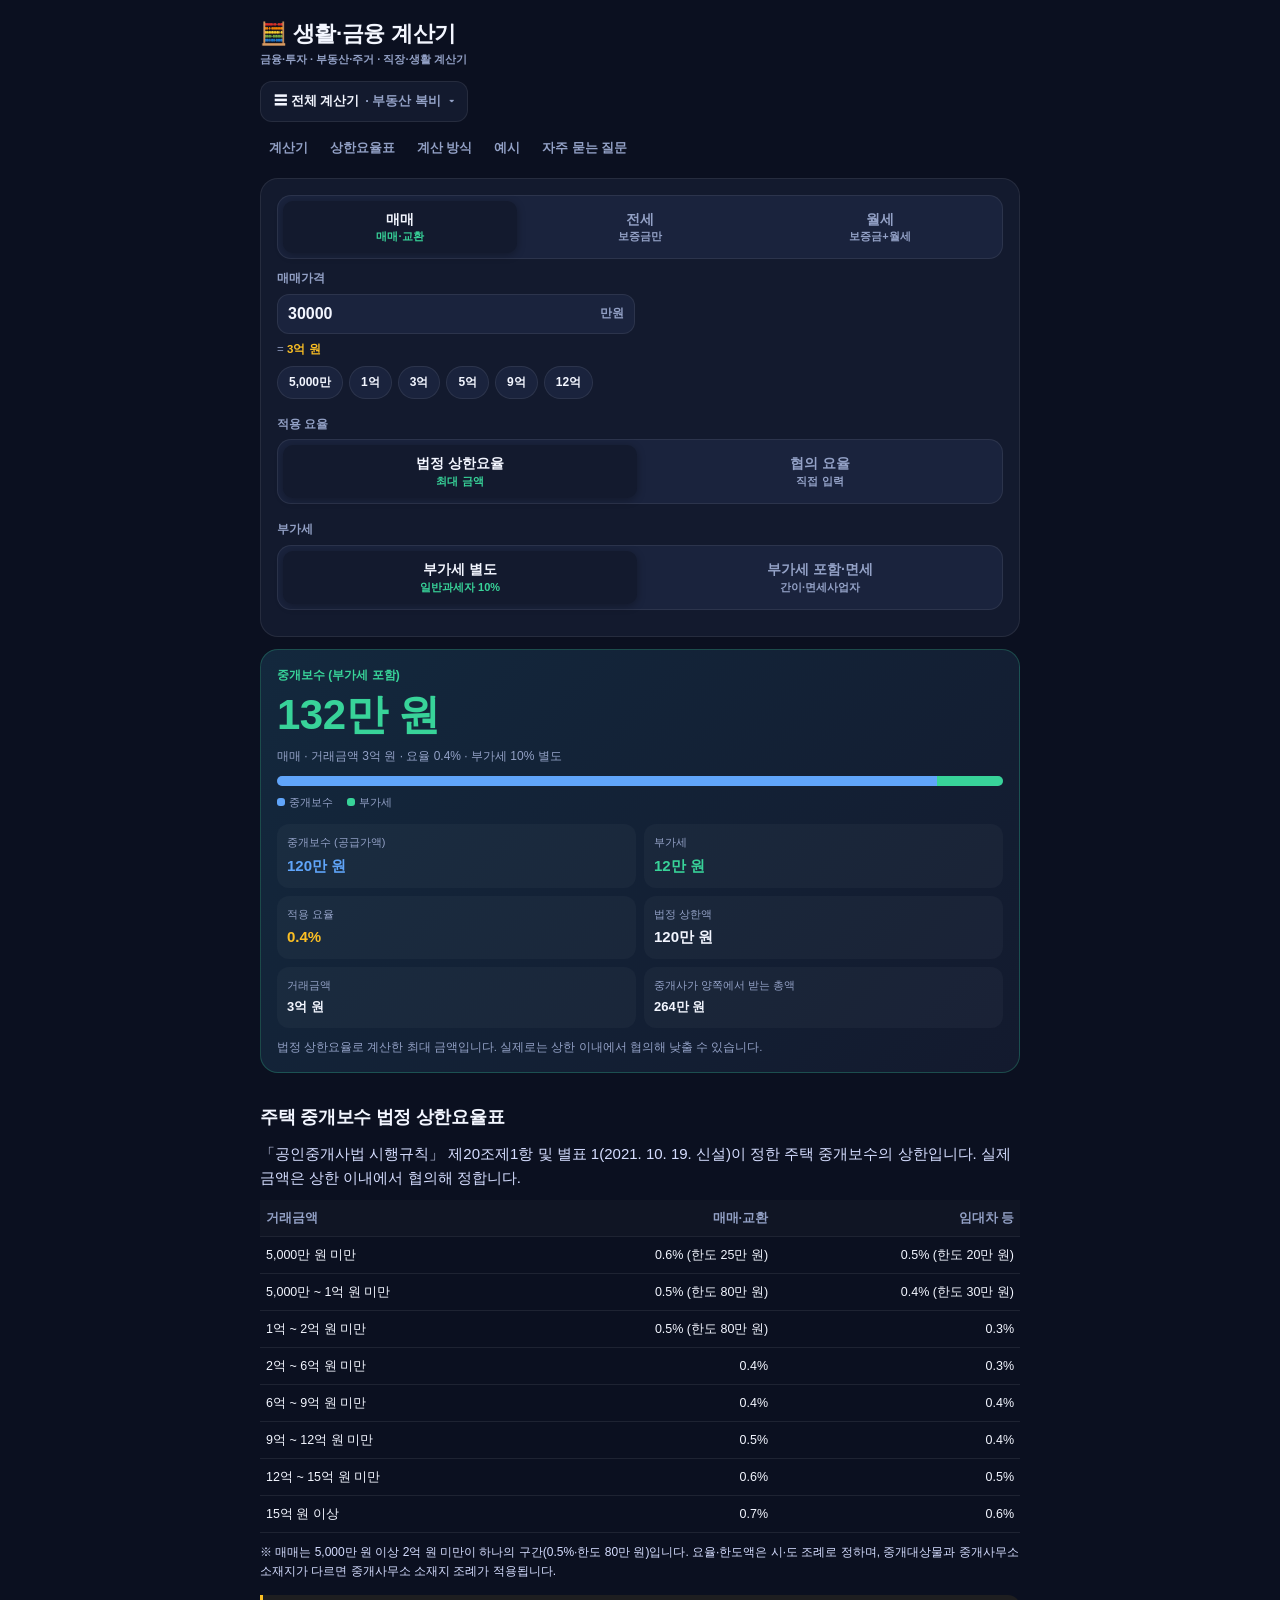
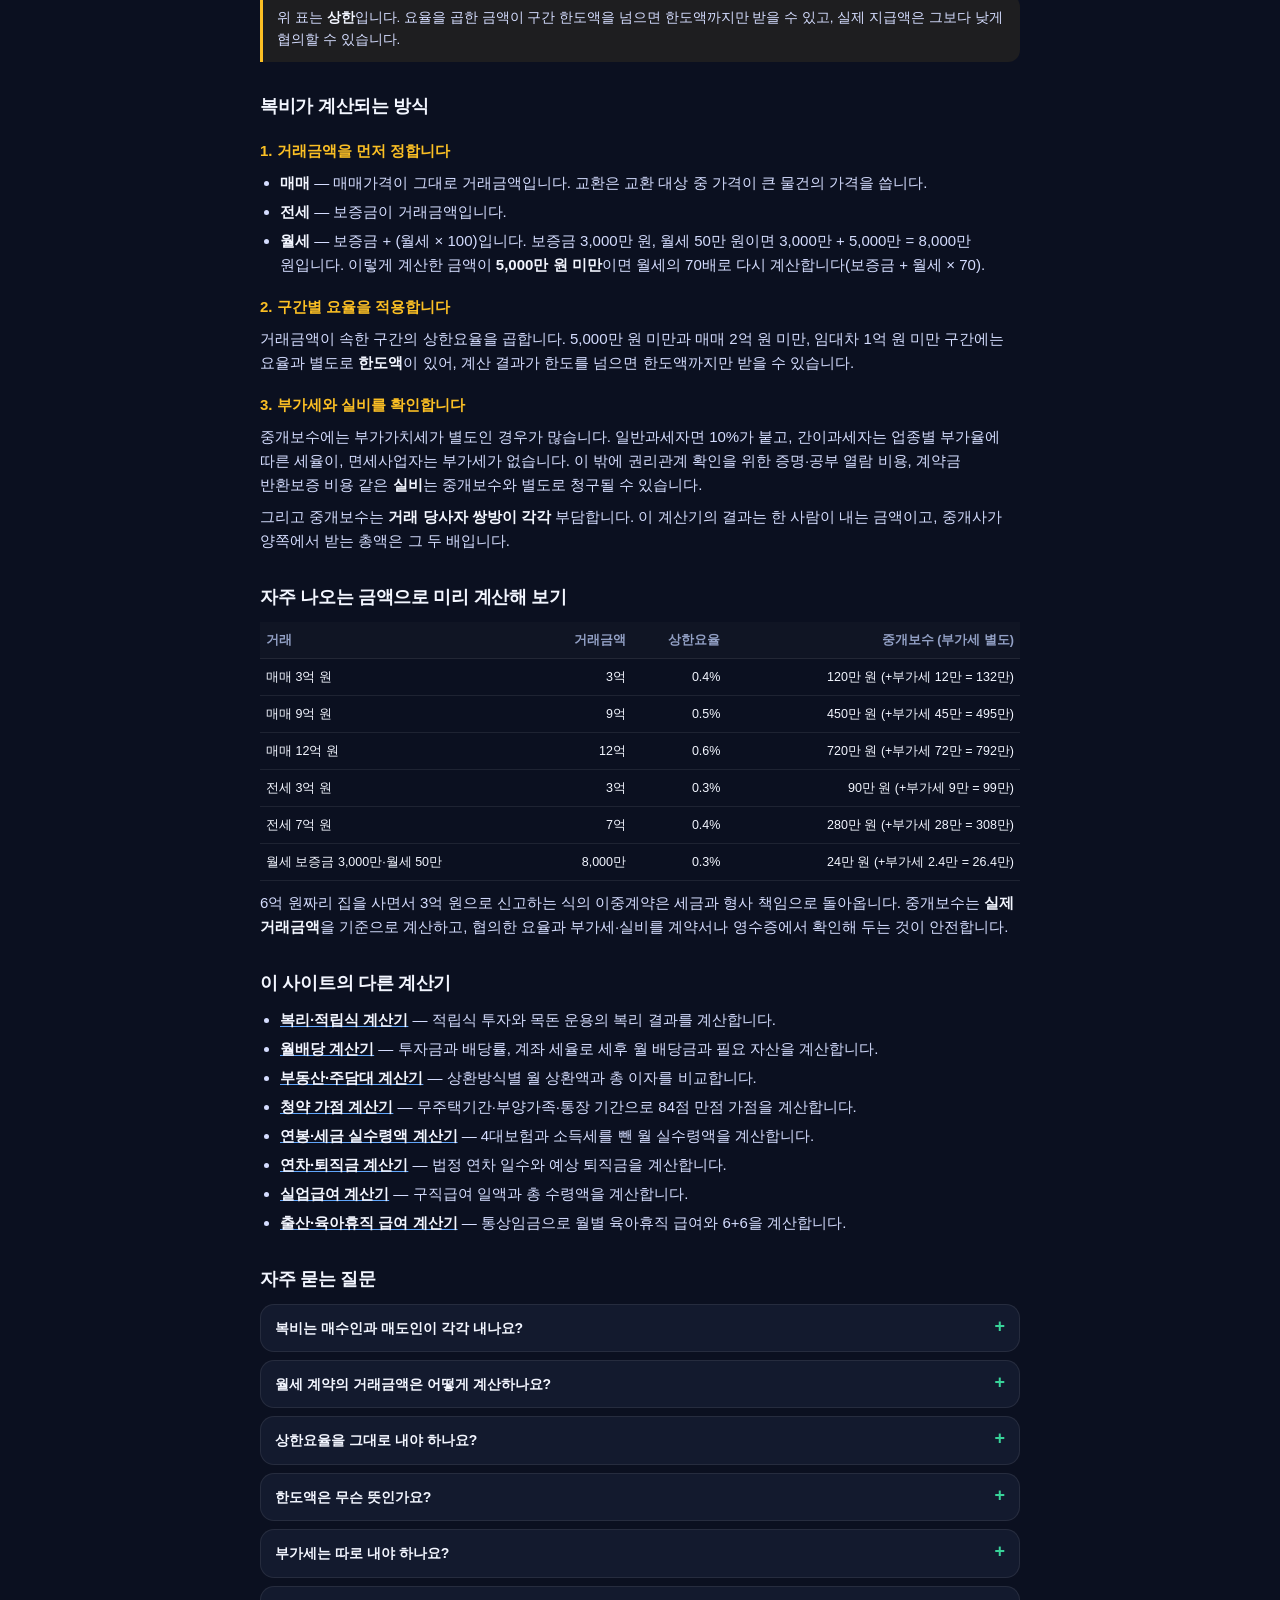
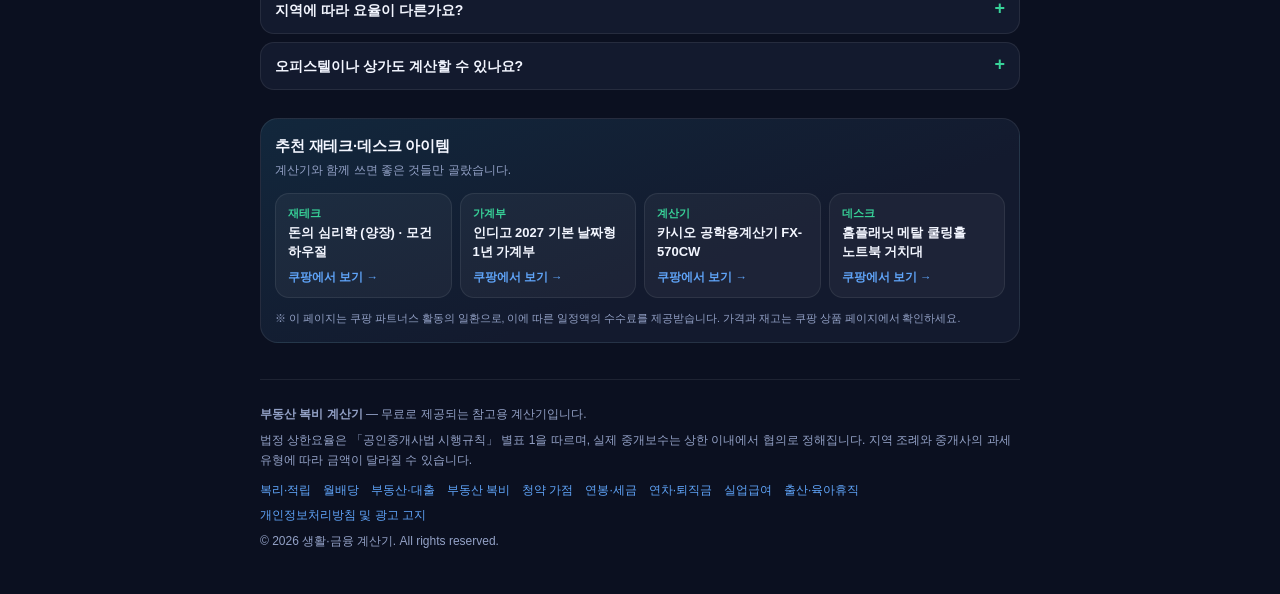
<file: brokerage.html>
<!DOCTYPE html>
<html lang="ko">
<head>
  <meta charset="UTF-8" />
  <meta name="viewport" content="width=device-width, initial-scale=1.0" />
  <title>부동산 복비 계산기 | 매매·전세·월세 중개보수 상한요율 (2026)</title>
  <meta name="description" content="주택 매매·전세·월세 거래금액을 넣으면 공인중개사법 시행규칙 별표 1의 법정 중개보수 상한요율과 한도액으로 복비(중개보수)를 계산합니다. 월세 환산보증금, 협의 요율, 부가세 10% 별도 여부까지 한 번에 확인하세요." />
  <meta name="keywords" content="복비 계산기, 중개보수 계산기, 부동산 중개수수료, 매매 복비, 전세 복비, 월세 복비, 중개보수 상한요율, 부동산 수수료 계산" />
  <meta name="author" content="생활·금융 계산기" />
  <meta name="robots" content="index, follow" />
  <meta name="theme-color" content="#0b1020" />
  <link rel="canonical" href="https://handobin9782-lang.github.io/smart-calc/brokerage.html" />
  <link rel="stylesheet" href="style.css" />

  <meta property="og:type" content="website" />
  <meta property="og:site_name" content="생활·금융 계산기" />
  <meta property="og:locale" content="ko_KR" />
  <meta property="og:title" content="부동산 복비 계산기 | 매매·전세·월세 중개보수" />
  <meta property="og:description" content="3억 원 아파트를 사면 복비는 얼마일까? 법정 상한요율과 한도액, 월세 환산보증금까지 반영해 계산합니다." />
  <meta property="og:url" content="https://handobin9782-lang.github.io/smart-calc/brokerage.html" />
  <meta property="og:image" content="https://handobin9782-lang.github.io/smart-calc/og.png" />
  <meta property="og:image:width" content="1200" />
  <meta property="og:image:height" content="630" />
  <meta property="og:image:alt" content="생활·금융 계산기 - 부동산 매매·전세·월세 복비 계산" />

  <meta name="twitter:card" content="summary_large_image" />
  <meta name="twitter:title" content="부동산 복비 계산기" />
  <meta name="twitter:description" content="매매·전세·월세 법정 중개보수 상한요율과 한도액 계산" />
  <meta name="twitter:image" content="https://handobin9782-lang.github.io/smart-calc/og.png" />
  <meta name="twitter:image:alt" content="생활·금융 계산기 - 부동산 복비 계산" />

  <link rel="icon" href="data:image/svg+xml,%3Csvg xmlns='http://www.w3.org/2000/svg' viewBox='0 0 100 100'%3E%3Crect width='100' height='100' rx='22' fill='%230b1020'/%3E%3Ctext x='50' y='70' font-size='58' text-anchor='middle' fill='%2338d399'%3E%F0%9F%A7%BE%3C/text%3E%3C/svg%3E" />

  <script type="application/ld+json">
  {
    "@context": "https://schema.org",
    "@type": "WebApplication",
    "name": "부동산 복비 계산기",
    "url": "https://handobin9782-lang.github.io/smart-calc/brokerage.html",
    "applicationCategory": "FinanceApplication",
    "operatingSystem": "All",
    "inLanguage": "ko",
    "description": "주택 매매·전세·월세 거래금액과 협의 요율을 입력하면 공인중개사법 시행규칙 별표 1의 법정 중개보수 상한요율과 한도액으로 중개보수와 부가세를 계산하는 무료 계산기입니다.",
    "offers": { "@type": "Offer", "price": "0", "priceCurrency": "KRW" }
  }
  </script>
  <script type="application/ld+json">
  {
    "@context": "https://schema.org",
    "@type": "FAQPage",
    "mainEntity": [
      {
        "@type": "Question",
        "name": "복비는 매수인과 매도인이 각각 내나요?",
        "acceptedAnswer": {
          "@type": "Answer",
          "text": "중개보수는 거래 당사자 쌍방에게서 각각 받습니다. 매매라면 매도인과 매수인이 각자 계산된 금액을 부담하고, 임대차라면 임대인과 임차인이 각자 부담합니다. 이 계산기의 결과는 한 사람이 내는 금액이며, 중개사가 양쪽에서 받는 총액은 두 배입니다."
        }
      },
      {
        "@type": "Question",
        "name": "월세 계약의 거래금액은 어떻게 계산하나요?",
        "acceptedAnswer": {
          "@type": "Answer",
          "text": "보증금에 월세의 100배를 더합니다. 보증금 3,000만 원에 월세 50만 원이면 3,000만 + 5,000만 = 8,000만 원이 거래금액입니다. 다만 이렇게 계산한 금액이 5,000만 원 미만이면 월세의 70배로 다시 계산합니다."
        }
      },
      {
        "@type": "Question",
        "name": "상한요율을 그대로 내야 하나요?",
        "acceptedAnswer": {
          "@type": "Answer",
          "text": "아닙니다. 요율표의 숫자는 받을 수 있는 최대치이고, 실제 중개보수는 상한 이내에서 의뢰인과 개업공인중개사가 협의해 정합니다. 협의한 요율을 계산기의 협의 요율 칸에 넣으면 그 금액으로 계산됩니다."
        }
      },
      {
        "@type": "Question",
        "name": "한도액은 무슨 뜻인가요?",
        "acceptedAnswer": {
          "@type": "Answer",
          "text": "거래금액이 작은 구간에 두는 절대 상한입니다. 요율을 곱한 금액이 한도액을 넘으면 한도액까지만 받을 수 있습니다. 주택 매매 5,000만 원 미만은 25만 원, 5,000만 원 이상 2억 원 미만은 80만 원, 임대차 5,000만 원 미만은 20만 원, 5,000만 원 이상 1억 원 미만은 30만 원입니다."
        }
      },
      {
        "@type": "Question",
        "name": "부가세는 따로 내야 하나요?",
        "acceptedAnswer": {
          "@type": "Answer",
          "text": "중개보수에는 부가가치세가 별도인 경우가 많습니다. 개업공인중개사가 일반과세자면 10%가 붙고, 간이과세자이거나 면세사업자면 붙지 않거나 세율이 다릅니다. 계약 전에 중개사의 과세 유형을 확인하고 영수증을 받아 두세요."
        }
      },
      {
        "@type": "Question",
        "name": "지역에 따라 요율이 다른가요?",
        "acceptedAnswer": {
          "@type": "Answer",
          "text": "주택 중개보수의 요율과 한도액은 시·도 조례로 정합니다. 이 계산기는 전국 공통 기준인 공인중개사법 시행규칙 별표 1을 적용하며, 중개대상물과 중개사무소 소재지가 다르면 중개사무소 소재지 관할 시·도 조례를 따릅니다."
        }
      },
      {
        "@type": "Question",
        "name": "오피스텔이나 상가도 계산할 수 있나요?",
        "acceptedAnswer": {
          "@type": "Answer",
          "text": "이 계산기는 주택 기준입니다. 전용면적 85㎡ 이하이면서 입식 부엌·수세식 화장실·목욕시설을 갖춘 오피스텔은 매매 0.5%, 임대차 0.4%의 단일 요율이 적용되고, 그 밖의 오피스텔과 상가·토지는 거래금액의 0.9% 이내에서 협의해 정합니다."
        }
      }
    ]
  }
  </script>
  <script async src="https://pagead2.googlesyndication.com/pagead/js/adsbygoogle.js?client=ca-pub-9910389156575302" crossorigin="anonymous"></script>
</head>
<body>
<div class="wrap">
  <div class="header">
    <div class="title"><a href="./">🧮 생활·금융 계산기</a>
      <small>금융·투자 · 부동산·주거 · 직장·생활 계산기</small>
    </div>
  </div>

  <nav class="calc-menu-wrap" aria-label="계산기 전체 메뉴">
    <details class="calc-menu">
      <summary>☰ 전체 계산기 <span class="menu-here">· 부동산 복비</span></summary>
      <div class="hub">
        <div class="hub-cat">
          <div class="hub-cat-title">① 금융·투자</div>
          <div class="hub-cards">
            <a class="hub-card" href="./"><span class="hub-ico">📈</span><span class="hub-txt"><b>복리·적립식</b><small>적립·복리로 목표 자산 계산</small></span></a>
            <a class="hub-card" href="dividend.html"><span class="hub-ico">💰</span><span class="hub-txt"><b>주식·ETF 월배당</b><small>세후 월 배당금 계산</small></span></a>
          </div>
        </div>
        <div class="hub-cat">
          <div class="hub-cat-title">② 부동산·주거</div>
          <div class="hub-cards">
            <a class="hub-card" href="loan.html"><span class="hub-ico">🏠</span><span class="hub-txt"><b>부동산·대출</b><small>주담대 월 상환액·총 이자</small></span></a>
            <a class="hub-card current" href="brokerage.html"><span class="hub-ico">🧾</span><span class="hub-txt"><b>부동산 복비</b><small>매매·전세·월세 중개보수</small></span></a>
            <a class="hub-card" href="subscription.html"><span class="hub-ico">🎯</span><span class="hub-txt"><b>청약 가점</b><small>84점 만점 가점 계산</small></span></a>
          </div>
        </div>
        <div class="hub-cat">
          <div class="hub-cat-title">③ 직장·생활</div>
          <div class="hub-cards">
            <a class="hub-card" href="salary.html"><span class="hub-ico">💵</span><span class="hub-txt"><b>연봉 실수령</b><small>4대보험·세금 뺀 월급</small></span></a>
            <a class="hub-card" href="leave.html"><span class="hub-ico">🗓️</span><span class="hub-txt"><b>연차·퇴직금</b><small>연차 일수·퇴직금</small></span></a>
            <a class="hub-card" href="unemployment.html"><span class="hub-ico">🧳</span><span class="hub-txt"><b>실업급여</b><small>구직급여 총 수령액</small></span></a>
            <a class="hub-card" href="parental.html"><span class="hub-ico">👶</span><span class="hub-txt"><b>출산·육아휴직</b><small>육아휴직 급여·6+6</small></span></a>
          </div>
        </div>
      </div>
    </details>
  </nav>

  <nav class="section-nav">
    <a href="#calc">계산기</a>
    <a href="#rates">상한요율표</a>
    <a href="#how">계산 방식</a>
    <a href="#examples">예시</a>
    <a href="#faq">자주 묻는 질문</a>
  </nav>

  <div id="calc">
    <div class="card">
      <div class="segmented" id="type-seg">
        <button class="seg-btn active" data-type="sale" onclick="setType(this)">
          <span class="seg-main">매매</span><span class="seg-sub">매매·교환</span>
        </button>
        <button class="seg-btn" data-type="jeonse" onclick="setType(this)">
          <span class="seg-main">전세</span><span class="seg-sub">보증금만</span>
        </button>
        <button class="seg-btn" data-type="wolse" onclick="setType(this)">
          <span class="seg-main">월세</span><span class="seg-sub">보증금+월세</span>
        </button>
      </div>

      <div class="input-grid">
        <div class="field">
          <label for="price" id="price-label">매매가격</label>
          <div class="input-box">
            <input id="price" type="number" value="30000" min="0" step="100" inputmode="numeric" oninput="calcBrokerage()" />
            <span class="unit">만원</span>
          </div>
        </div>
        <div class="field" id="monthly-field" style="display:none;">
          <label for="monthly">월세</label>
          <div class="input-box">
            <input id="monthly" type="number" value="50" min="0" step="5" inputmode="numeric" oninput="calcBrokerage()" />
            <span class="unit">만원</span>
          </div>
        </div>
      </div>
      <div class="field-note" id="deal-note">= 3억 원</div>

      <div class="chips" id="price-chips">
        <button class="chip" onclick="setPrice(5000, this)">5,000만</button>
        <button class="chip" onclick="setPrice(10000, this)">1억</button>
        <button class="chip" onclick="setPrice(30000, this)">3억</button>
        <button class="chip" onclick="setPrice(50000, this)">5억</button>
        <button class="chip" onclick="setPrice(90000, this)">9억</button>
        <button class="chip" onclick="setPrice(120000, this)">12억</button>
      </div>

      <div class="field-note" style="margin:16px 0 6px;font-weight:700;">적용 요율</div>
      <div class="segmented" id="rate-seg" style="grid-template-columns:1fr 1fr;">
        <button class="seg-btn active" data-mode="limit" onclick="setRateMode(this)">
          <span class="seg-main">법정 상한요율</span><span class="seg-sub">최대 금액</span>
        </button>
        <button class="seg-btn" data-mode="custom" onclick="setRateMode(this)">
          <span class="seg-main">협의 요율</span><span class="seg-sub">직접 입력</span>
        </button>
      </div>
      <div class="input-grid" id="custom-rate-field" style="display:none;">
        <div class="field" style="grid-column:1 / -1;">
          <label for="custom-rate">중개사와 협의한 요율</label>
          <div class="input-box">
            <input id="custom-rate" type="number" value="0.4" min="0" max="10" step="0.05" inputmode="decimal" oninput="calcBrokerage()" />
            <span class="unit">%</span>
          </div>
        </div>
      </div>

      <div class="field-note" style="margin:16px 0 6px;font-weight:700;">부가세</div>
      <div class="segmented" id="vat-seg" style="grid-template-columns:1fr 1fr;">
        <button class="seg-btn active" data-vat="1" onclick="setVat(this)">
          <span class="seg-main">부가세 별도</span><span class="seg-sub">일반과세자 10%</span>
        </button>
        <button class="seg-btn" data-vat="0" onclick="setVat(this)">
          <span class="seg-main">부가세 포함·면세</span><span class="seg-sub">간이·면세사업자</span>
        </button>
      </div>
    </div>

    <div class="card result-hero">
      <div class="hero-label">중개보수 (부가세 포함)</div>
      <div class="hero-val big" id="hero-total">-</div>
      <div class="hero-sub" id="hero-sub">-</div>
      <div class="bar-wrap">
        <div class="bar-principal" id="bar-fee" style="width:90%"></div>
        <div class="bar-profit" id="bar-vat" style="width:10%"></div>
      </div>
      <div class="chart-legend" style="margin-top:-4px;margin-bottom:12px;">
        <span><span class="dot" style="background:var(--accent2)"></span>중개보수</span>
        <span><span class="dot" style="background:var(--accent)"></span>부가세</span>
      </div>
      <div class="stats">
        <div class="stat">
          <div class="stat-k">중개보수 (공급가액)</div>
          <div class="stat-v blue" id="res-fee">-</div>
        </div>
        <div class="stat">
          <div class="stat-k">부가세</div>
          <div class="stat-v green" id="res-vat">-</div>
        </div>
        <div class="stat">
          <div class="stat-k">적용 요율</div>
          <div class="stat-v gold" id="res-rate">-</div>
        </div>
        <div class="stat">
          <div class="stat-k">법정 상한액</div>
          <div class="stat-v" id="res-limit">-</div>
        </div>
        <div class="stat">
          <div class="stat-k">거래금액</div>
          <div class="stat-v small" id="res-deal">-</div>
        </div>
        <div class="stat">
          <div class="stat-k">중개사가 양쪽에서 받는 총액</div>
          <div class="stat-v small" id="res-both">-</div>
        </div>
      </div>
      <div class="field-note" id="res-warn" style="margin-top:10px;"></div>
    </div>

    <div class="ad-slot" id="ad-top"></div>
  </div>

  <!-- ===== 요율표 ===== -->
  <section class="doc" id="rates">
    <h2>주택 중개보수 법정 상한요율표</h2>
    <p>「공인중개사법 시행규칙」 제20조제1항 및 별표 1(2021. 10. 19. 신설)이 정한 주택 중개보수의 상한입니다. 실제 금액은 상한 이내에서 협의해 정합니다.</p>
    <table class="doc-table">
      <thead>
        <tr><th>거래금액</th><th>매매·교환</th><th>임대차 등</th></tr>
      </thead>
      <tbody>
        <tr><td>5,000만 원 미만</td><td>0.6% (한도 25만 원)</td><td>0.5% (한도 20만 원)</td></tr>
        <tr><td>5,000만 ~ 1억 원 미만</td><td>0.5% (한도 80만 원)</td><td>0.4% (한도 30만 원)</td></tr>
        <tr><td>1억 ~ 2억 원 미만</td><td>0.5% (한도 80만 원)</td><td>0.3%</td></tr>
        <tr><td>2억 ~ 6억 원 미만</td><td>0.4%</td><td>0.3%</td></tr>
        <tr><td>6억 ~ 9억 원 미만</td><td>0.4%</td><td>0.4%</td></tr>
        <tr><td>9억 ~ 12억 원 미만</td><td>0.5%</td><td>0.4%</td></tr>
        <tr><td>12억 ~ 15억 원 미만</td><td>0.6%</td><td>0.5%</td></tr>
        <tr><td>15억 원 이상</td><td>0.7%</td><td>0.6%</td></tr>
      </tbody>
    </table>
    <p class="field-note" style="font-size:12px;">※ 매매는 5,000만 원 이상 2억 원 미만이 하나의 구간(0.5%·한도 80만 원)입니다. 요율·한도액은 시·도 조례로 정하며, 중개대상물과 중개사무소 소재지가 다르면 중개사무소 소재지 조례가 적용됩니다.</p>
    <div class="callout warn">
      위 표는 <strong>상한</strong>입니다. 요율을 곱한 금액이 구간 한도액을 넘으면 한도액까지만 받을 수 있고, 실제 지급액은 그보다 낮게 협의할 수 있습니다.
    </div>
  </section>

  <section class="doc" id="how">
    <h2>복비가 계산되는 방식</h2>
    <h3>1. 거래금액을 먼저 정합니다</h3>
    <ul>
      <li><strong>매매</strong> — 매매가격이 그대로 거래금액입니다. 교환은 교환 대상 중 가격이 큰 물건의 가격을 씁니다.</li>
      <li><strong>전세</strong> — 보증금이 거래금액입니다.</li>
      <li><strong>월세</strong> — 보증금 + (월세 × 100)입니다. 보증금 3,000만 원, 월세 50만 원이면 3,000만 + 5,000만 = 8,000만 원입니다. 이렇게 계산한 금액이 <strong>5,000만 원 미만</strong>이면 월세의 70배로 다시 계산합니다(보증금 + 월세 × 70).</li>
    </ul>
    <h3>2. 구간별 요율을 적용합니다</h3>
    <p>거래금액이 속한 구간의 상한요율을 곱합니다. 5,000만 원 미만과 매매 2억 원 미만, 임대차 1억 원 미만 구간에는 요율과 별도로 <strong>한도액</strong>이 있어, 계산 결과가 한도를 넘으면 한도액까지만 받을 수 있습니다.</p>
    <h3>3. 부가세와 실비를 확인합니다</h3>
    <p>중개보수에는 부가가치세가 별도인 경우가 많습니다. 일반과세자면 10%가 붙고, 간이과세자는 업종별 부가율에 따른 세율이, 면세사업자는 부가세가 없습니다. 이 밖에 권리관계 확인을 위한 증명·공부 열람 비용, 계약금 반환보증 비용 같은 <strong>실비</strong>는 중개보수와 별도로 청구될 수 있습니다.</p>
    <p>그리고 중개보수는 <strong>거래 당사자 쌍방이 각각</strong> 부담합니다. 이 계산기의 결과는 한 사람이 내는 금액이고, 중개사가 양쪽에서 받는 총액은 그 두 배입니다.</p>
  </section>

  <section class="doc" id="examples">
    <h2>자주 나오는 금액으로 미리 계산해 보기</h2>
    <table class="doc-table">
      <thead>
        <tr><th>거래</th><th>거래금액</th><th>상한요율</th><th>중개보수 (부가세 별도)</th></tr>
      </thead>
      <tbody>
        <tr><td>매매 3억 원</td><td>3억</td><td>0.4%</td><td>120만 원 (+부가세 12만 = 132만)</td></tr>
        <tr><td>매매 9억 원</td><td>9억</td><td>0.5%</td><td>450만 원 (+부가세 45만 = 495만)</td></tr>
        <tr><td>매매 12억 원</td><td>12억</td><td>0.6%</td><td>720만 원 (+부가세 72만 = 792만)</td></tr>
        <tr><td>전세 3억 원</td><td>3억</td><td>0.3%</td><td>90만 원 (+부가세 9만 = 99만)</td></tr>
        <tr><td>전세 7억 원</td><td>7억</td><td>0.4%</td><td>280만 원 (+부가세 28만 = 308만)</td></tr>
        <tr><td>월세 보증금 3,000만·월세 50만</td><td>8,000만</td><td>0.3%</td><td>24만 원 (+부가세 2.4만 = 26.4만)</td></tr>
      </tbody>
    </table>
    <p>6억 원짜리 집을 사면서 3억 원으로 신고하는 식의 이중계약은 세금과 형사 책임으로 돌아옵니다. 중개보수는 <strong>실제 거래금액</strong>을 기준으로 계산하고, 협의한 요율과 부가세·실비를 계약서나 영수증에서 확인해 두는 것이 안전합니다.</p>
  </section>

  <section class="doc">
    <h2>이 사이트의 다른 계산기</h2>
        <ul>
      <li><a href="./"><strong>복리·적립식 계산기</strong></a> — 적립식 투자와 목돈 운용의 복리 결과를 계산합니다.</li>
      <li><a href="dividend.html"><strong>월배당 계산기</strong></a> — 투자금과 배당률, 계좌 세율로 세후 월 배당금과 필요 자산을 계산합니다.</li>
      <li><a href="loan.html"><strong>부동산·주담대 계산기</strong></a> — 상환방식별 월 상환액과 총 이자를 비교합니다.</li>
      <li><a href="subscription.html"><strong>청약 가점 계산기</strong></a> — 무주택기간·부양가족·통장 기간으로 84점 만점 가점을 계산합니다.</li>
      <li><a href="salary.html"><strong>연봉·세금 실수령액 계산기</strong></a> — 4대보험과 소득세를 뺀 월 실수령액을 계산합니다.</li>
      <li><a href="leave.html"><strong>연차·퇴직금 계산기</strong></a> — 법정 연차 일수와 예상 퇴직금을 계산합니다.</li>
      <li><a href="unemployment.html"><strong>실업급여 계산기</strong></a> — 구직급여 일액과 총 수령액을 계산합니다.</li>
      <li><a href="parental.html"><strong>출산·육아휴직 급여 계산기</strong></a> — 통상임금으로 월별 육아휴직 급여와 6+6을 계산합니다.</li>
    </ul>
  </section>

  <div class="ad-slot" id="ad-bottom"></div>

  <section class="doc" id="faq">
    <h2>자주 묻는 질문</h2>

    <details class="faq">
      <summary>복비는 매수인과 매도인이 각각 내나요?</summary>
      <p>중개보수는 거래 당사자 쌍방에게서 각각 받습니다. 매매라면 매도인과 매수인이 각자 계산된 금액을 부담하고, 임대차라면 임대인과 임차인이 각자 부담합니다. 이 계산기의 결과는 한 사람이 내는 금액이며, 중개사가 양쪽에서 받는 총액은 두 배입니다.</p>
    </details>

    <details class="faq">
      <summary>월세 계약의 거래금액은 어떻게 계산하나요?</summary>
      <p>보증금에 월세의 100배를 더합니다. 보증금 3,000만 원에 월세 50만 원이면 3,000만 + 5,000만 = 8,000만 원이 거래금액입니다. 다만 이렇게 계산한 금액이 5,000만 원 미만이면 월세의 70배로 다시 계산합니다.</p>
    </details>

    <details class="faq">
      <summary>상한요율을 그대로 내야 하나요?</summary>
      <p>아닙니다. 요율표의 숫자는 받을 수 있는 최대치이고, 실제 중개보수는 상한 이내에서 의뢰인과 개업공인중개사가 협의해 정합니다. 협의한 요율을 계산기의 협의 요율 칸에 넣으면 그 금액으로 계산됩니다.</p>
    </details>

    <details class="faq">
      <summary>한도액은 무슨 뜻인가요?</summary>
      <p>거래금액이 작은 구간에 두는 절대 상한입니다. 요율을 곱한 금액이 한도액을 넘으면 한도액까지만 받을 수 있습니다. 주택 매매 5,000만 원 미만은 25만 원, 5,000만 원 이상 2억 원 미만은 80만 원, 임대차 5,000만 원 미만은 20만 원, 5,000만 원 이상 1억 원 미만은 30만 원입니다.</p>
    </details>

    <details class="faq">
      <summary>부가세는 따로 내야 하나요?</summary>
      <p>중개보수에는 부가가치세가 별도인 경우가 많습니다. 개업공인중개사가 일반과세자면 10%가 붙고, 간이과세자이거나 면세사업자면 붙지 않거나 세율이 다릅니다. 계약 전에 중개사의 과세 유형을 확인하고 영수증을 받아 두세요.</p>
    </details>

    <details class="faq">
      <summary>지역에 따라 요율이 다른가요?</summary>
      <p>주택 중개보수의 요율과 한도액은 시·도 조례로 정합니다. 이 계산기는 전국 공통 기준인 공인중개사법 시행규칙 별표 1을 적용하며, 중개대상물과 중개사무소 소재지가 다르면 중개사무소 소재지 관할 시·도 조례를 따릅니다.</p>
    </details>

    <details class="faq">
      <summary>오피스텔이나 상가도 계산할 수 있나요?</summary>
      <p>이 계산기는 주택 기준입니다. 전용면적 85㎡ 이하이면서 입식 부엌·수세식 화장실·목욕시설을 갖춘 오피스텔은 매매 0.5%, 임대차 0.4%의 단일 요율이 적용되고, 그 밖의 오피스텔과 상가·토지는 거래금액의 0.9% 이내에서 협의해 정합니다.</p>
    </details>
  </section>

  <!-- 쿠팡 파트너스 추천 아이템 -->
  <section class="pick" aria-label="추천 재테크·데스크 아이템">
    <div class="pick-head">
      <h2>추천 재테크·데스크 아이템</h2>
      <p>계산기와 함께 쓰면 좋은 것들만 골랐습니다.</p>
    </div>
    <div class="pick-grid">
      <a class="pick-card" href="https://link.coupang.com/a/iO9DmRwQ6m" target="_blank" rel="noopener sponsored">
        <span class="pick-badge">재테크</span>
        <span class="pick-name">돈의 심리학 (양장) · 모건 하우절</span>
        <span class="pick-cta">쿠팡에서 보기 →</span>
      </a>
      <a class="pick-card" href="https://link.coupang.com/a/iO9HlzNrC8" target="_blank" rel="noopener sponsored">
        <span class="pick-badge">가계부</span>
        <span class="pick-name">인디고 2027 기본 날짜형 1년 가계부</span>
        <span class="pick-cta">쿠팡에서 보기 →</span>
      </a>
      <a class="pick-card" href="https://link.coupang.com/a/iO9AIDrIf6" target="_blank" rel="noopener sponsored">
        <span class="pick-badge">계산기</span>
        <span class="pick-name">카시오 공학용계산기 FX-570CW</span>
        <span class="pick-cta">쿠팡에서 보기 →</span>
      </a>
      <a class="pick-card" href="https://link.coupang.com/a/iO9FqWjR3k" target="_blank" rel="noopener sponsored">
        <span class="pick-badge">데스크</span>
        <span class="pick-name">홈플래닛 메탈 쿨링홀 노트북 거치대</span>
        <span class="pick-cta">쿠팡에서 보기 →</span>
      </a>
    </div>
    <p class="pick-note">※ 이 페이지는 쿠팡 파트너스 활동의 일환으로, 이에 따른 일정액의 수수료를 제공받습니다. 가격과 재고는 쿠팡 상품 페이지에서 확인하세요.</p>
  </section>

<footer class="site-footer">
    <p><strong>부동산 복비 계산기</strong> — 무료로 제공되는 참고용 계산기입니다.</p>
    <p>법정 상한요율은 「공인중개사법 시행규칙」 별표 1을 따르며, 실제 중개보수는 상한 이내에서 협의로 정해집니다. 지역 조례와 중개사의 과세 유형에 따라 금액이 달라질 수 있습니다.</p>
    <div class="footer-links">
      <a href="./">복리·적립</a>
      <a href="dividend.html">월배당</a>
      <a href="loan.html">부동산·대출</a>
      <a href="brokerage.html">부동산 복비</a>
      <a href="subscription.html">청약 가점</a>
      <a href="salary.html">연봉·세금</a>
      <a href="leave.html">연차·퇴직금</a>
      <a href="unemployment.html">실업급여</a>
      <a href="parental.html">출산·육아휴직</a>
      <a href="privacy.html">개인정보처리방침 및 광고 고지</a>
    </div>
    <p>© 2026 생활·금융 계산기. All rights reserved.</p>
  </footer>
</div>

<script>
const SALE_BANDS = [
  { max: 5000, rate: 0.006, cap: 250000 },
  { max: 20000, rate: 0.005, cap: 800000 },
  { max: 90000, rate: 0.004, cap: Infinity },
  { max: 120000, rate: 0.005, cap: Infinity },
  { max: 150000, rate: 0.006, cap: Infinity },
  { max: Infinity, rate: 0.007, cap: Infinity }
];
const RENT_BANDS = [
  { max: 5000, rate: 0.005, cap: 200000 },
  { max: 10000, rate: 0.004, cap: 300000 },
  { max: 60000, rate: 0.003, cap: Infinity },
  { max: 120000, rate: 0.004, cap: Infinity },
  { max: 150000, rate: 0.005, cap: Infinity },
  { max: Infinity, rate: 0.006, cap: Infinity }
];

let dealType = 'sale';
let rateMode = 'limit';
let vatMode = 1;

function num(id) {
  const v = parseFloat(document.getElementById(id).value);
  return isNaN(v) ? 0 : v;
}

function pct(rate) {
  return `${(rate * 100).toFixed(2).replace(/\.?0+$/, '')}%`;
}

function fmtWon(won) {
  const w = Math.round(won);
  if (w <= 0) return '0원';
  const eok = Math.floor(w / 1e8);
  const man = Math.floor((w % 1e8) / 1e4);
  const rest = w % 1e4;
  if (eok > 0) return man > 0 ? `${eok.toLocaleString()}억 ${man.toLocaleString()}만 원` : `${eok.toLocaleString()}억 원`;
  if (man > 0) return rest > 0 ? `${man.toLocaleString()}만 ${rest.toLocaleString()}원` : `${man.toLocaleString()}만 원`;
  return `${rest.toLocaleString()}원`;
}

function setType(btn) {
  dealType = btn.dataset.type;
  document.querySelectorAll('#type-seg .seg-btn').forEach(b => b.classList.remove('active'));
  btn.classList.add('active');
  document.getElementById('monthly-field').style.display = dealType === 'wolse' ? 'block' : 'none';
  document.getElementById('price-label').textContent =
    dealType === 'sale' ? '매매가격' : dealType === 'jeonse' ? '전세 보증금' : '보증금';
  calcBrokerage();
}

function setRateMode(btn) {
  rateMode = btn.dataset.mode;
  document.querySelectorAll('#rate-seg .seg-btn').forEach(b => b.classList.remove('active'));
  btn.classList.add('active');
  document.getElementById('custom-rate-field').style.display = rateMode === 'custom' ? 'grid' : 'none';
  calcBrokerage();
}

function setVat(btn) {
  vatMode = Number(btn.dataset.vat);
  document.querySelectorAll('#vat-seg .seg-btn').forEach(b => b.classList.remove('active'));
  btn.classList.add('active');
  calcBrokerage();
}

function setPrice(v, btn) {
  document.getElementById('price').value = v;
  document.querySelectorAll('#price-chips .chip').forEach(b => b.classList.remove('active'));
  if (btn) btn.classList.add('active');
  calcBrokerage();
}

function calcBrokerage() {
  const price = Math.max(0, num('price'));      // 만원
  const monthly = Math.max(0, num('monthly'));  // 만원

  // 거래금액 산정 (만원)
  let deal = price;
  let dealText = fmtWon(price * 1e4);
  if (dealType === 'wolse') {
    deal = price + monthly * 100;
    if (deal < 5000) deal = price + monthly * 70;
    dealText = `${fmtWon(price * 1e4)} + 월세 ${monthly.toLocaleString()}만 × ${deal < 5000 ? 70 : 100} = ${fmtWon(deal * 1e4)}`;
  }
  document.getElementById('deal-note').innerHTML =
    dealType === 'sale' ? `= <b>${fmtWon(deal * 1e4)}</b>` : `환산 거래금액 = <b>${fmtWon(deal * 1e4)}</b>`;
  document.getElementById('res-deal').textContent = dealText;

  if (deal <= 0) {
    ['hero-total', 'hero-sub', 'res-fee', 'res-vat', 'res-rate', 'res-limit', 'res-both'].forEach(id => {
      document.getElementById(id).textContent = '-';
    });
    document.getElementById('res-warn').textContent = '';
    return;
  }

  const bands = dealType === 'sale' ? SALE_BANDS : RENT_BANDS;
  const band = bands.find(b => deal < b.max) || bands[bands.length - 1];
  const limitFee = Math.min(deal * 1e4 * band.rate, band.cap);
  let applyRate = band.rate;

  if (rateMode === 'custom') {
    const custom = Math.min(100, Math.max(0, num('custom-rate'))) / 100;
    applyRate = custom;
  }
  let fee = deal * 1e4 * applyRate;
  if (applyRate <= band.rate) fee = Math.min(fee, band.cap);
  fee = Math.round(fee);

  const vat = vatMode ? Math.round(fee * 0.1) : 0;
  const total = fee + vat;

  document.getElementById('hero-total').textContent = fmtWon(total);
  document.getElementById('hero-sub').textContent =
    `${dealType === 'sale' ? '매매' : dealType === 'jeonse' ? '전세' : '월세'} · 거래금액 ${fmtWon(deal * 1e4)} · 요율 ${pct(applyRate)}${vatMode ? ' · 부가세 10% 별도' : ''}`;
  document.getElementById('res-fee').textContent = fmtWon(fee);
  document.getElementById('res-vat').textContent = vatMode ? fmtWon(vat) : '면제·포함';
  document.getElementById('res-rate').textContent = pct(applyRate);
  document.getElementById('res-limit').textContent = fmtWon(limitFee) + (band.cap !== Infinity ? ' (한도 적용)' : '');
  document.getElementById('res-both').textContent = fmtWon(total * 2);

  const feeShare = total > 0 ? (fee / total) * 100 : 100;
  document.getElementById('bar-fee').style.width = `${feeShare.toFixed(1)}%`;
  document.getElementById('bar-vat').style.width = `${(100 - feeShare).toFixed(1)}%`;

  const warn = document.getElementById('res-warn');
  if (applyRate > band.rate) {
    warn.innerHTML = `<span class="red">입력한 요율이 법정 상한(${pct(band.rate)})을 넘습니다. 이 금액은 법정 상한을 초과할 수 있습니다.</span>`;
  } else if (rateMode === 'limit') {
    warn.textContent = '법정 상한요율로 계산한 최대 금액입니다. 실제로는 상한 이내에서 협의해 낮출 수 있습니다.';
  } else {
    warn.textContent = `상한 ${fmtWon(limitFee)} 대비 ${fmtWon(Math.max(0, limitFee - fee))} 절약한 금액입니다.`;
  }
}

// URL 파라미터 (예: brokerage.html?type=sale&price=30000&rate=0.4&vat=1)
(function readParams() {
  try {
    const q = new URLSearchParams(location.search);
    if (q.has('price')) {
      const v = parseFloat(q.get('price'));
      if (!isNaN(v)) document.getElementById('price').value = v;
    }
    if (q.has('monthly')) {
      const v = parseFloat(q.get('monthly'));
      if (!isNaN(v)) document.getElementById('monthly').value = v;
    }
    const t = q.get('type');
    if (t) {
      const btn = document.querySelector(`#type-seg .seg-btn[data-type="${t}"]`);
      if (btn) setType(btn);
    }
    if (q.has('rate')) {
      const r = parseFloat(q.get('rate'));
      const btn = document.querySelector('#rate-seg .seg-btn[data-mode="custom"]');
      if (!isNaN(r) && btn) {
        document.getElementById('custom-rate').value = r;
        setRateMode(btn);
      }
    }
  } catch (e) {}
})();

calcBrokerage();
</script>
</body>
</html>
</file>
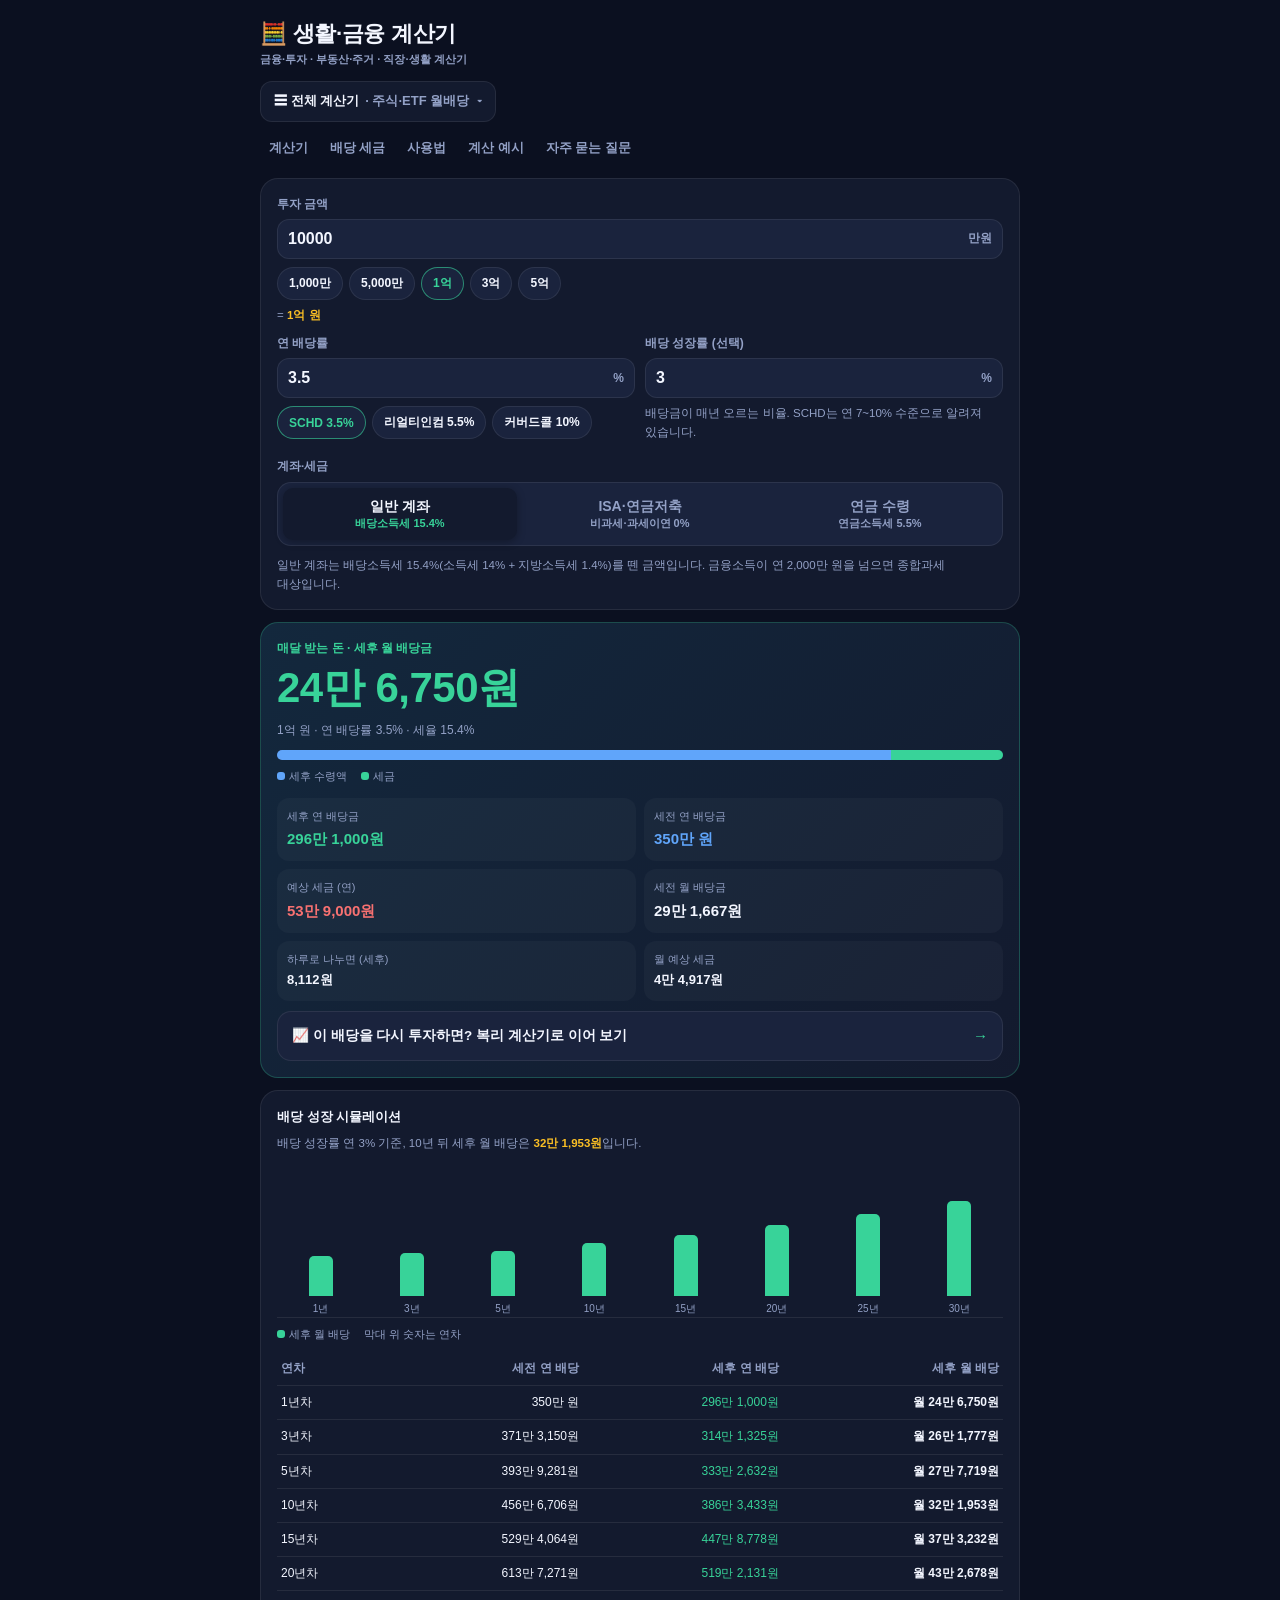
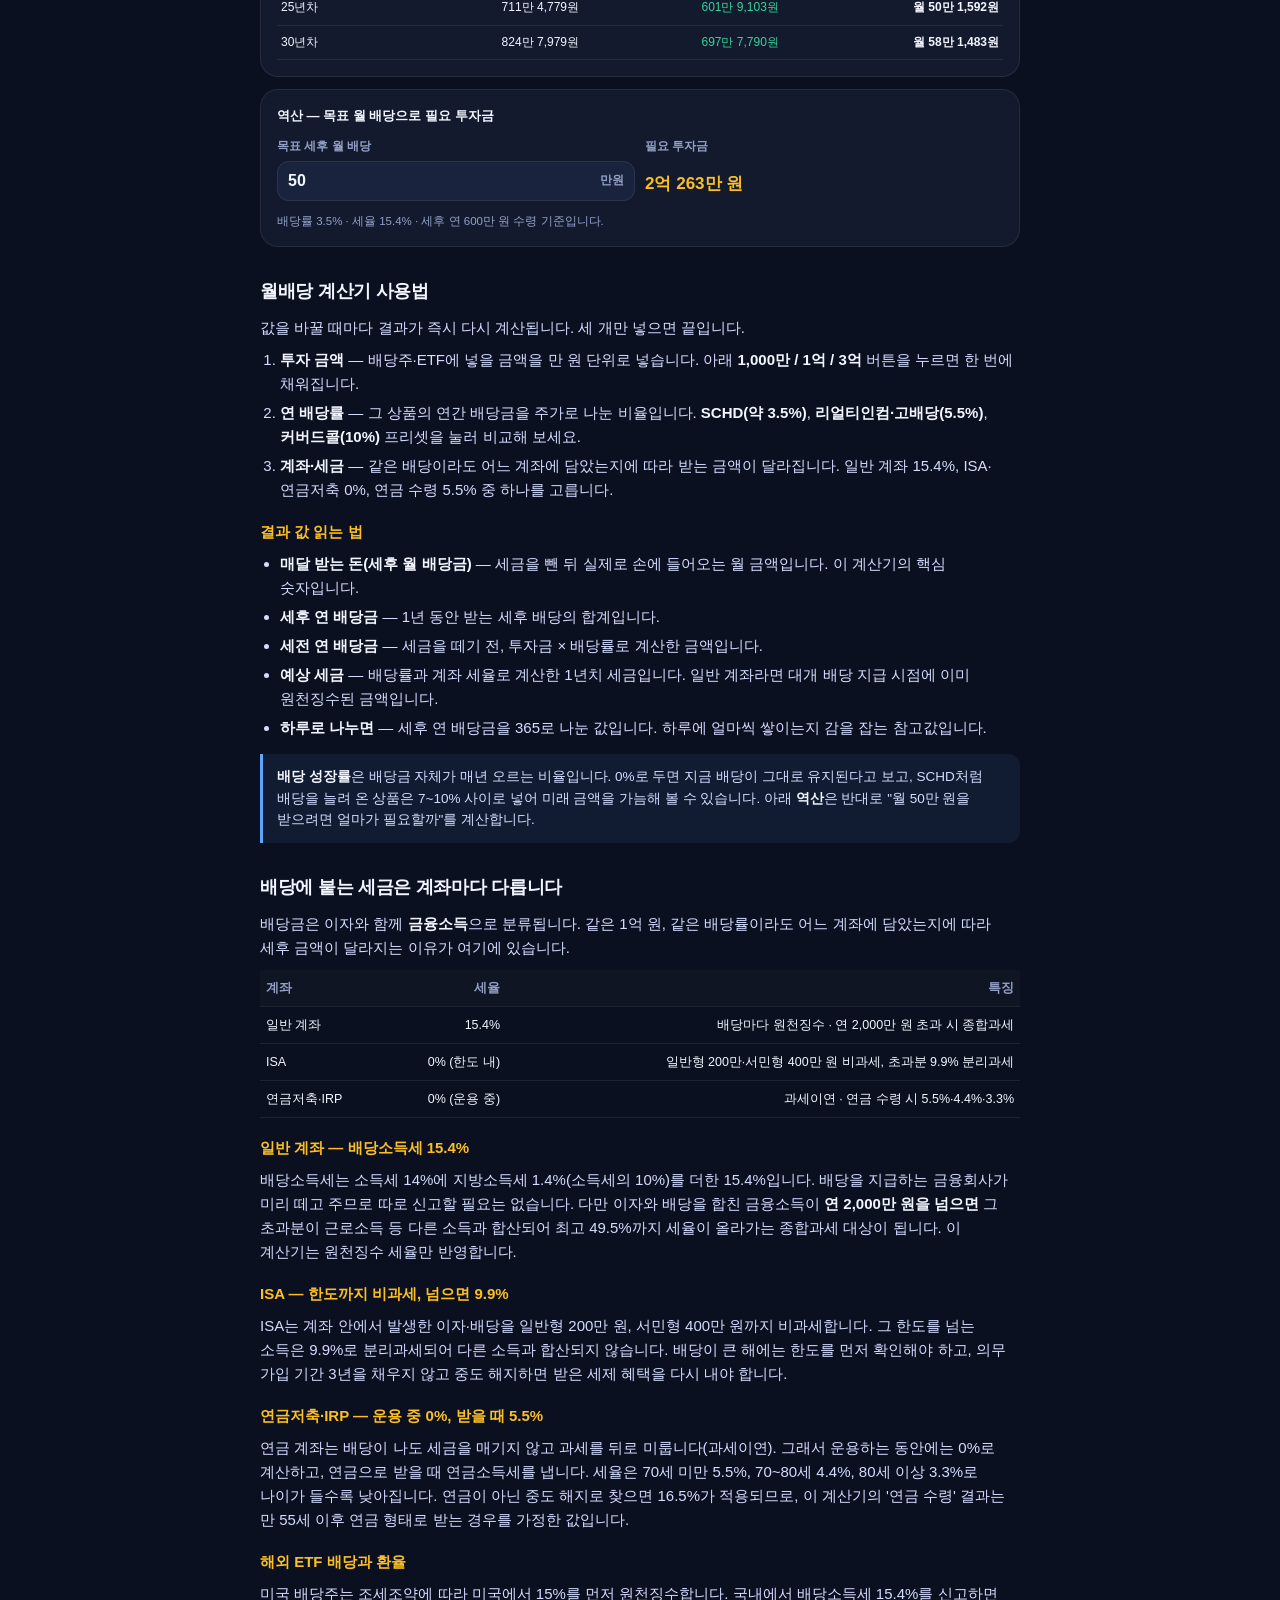
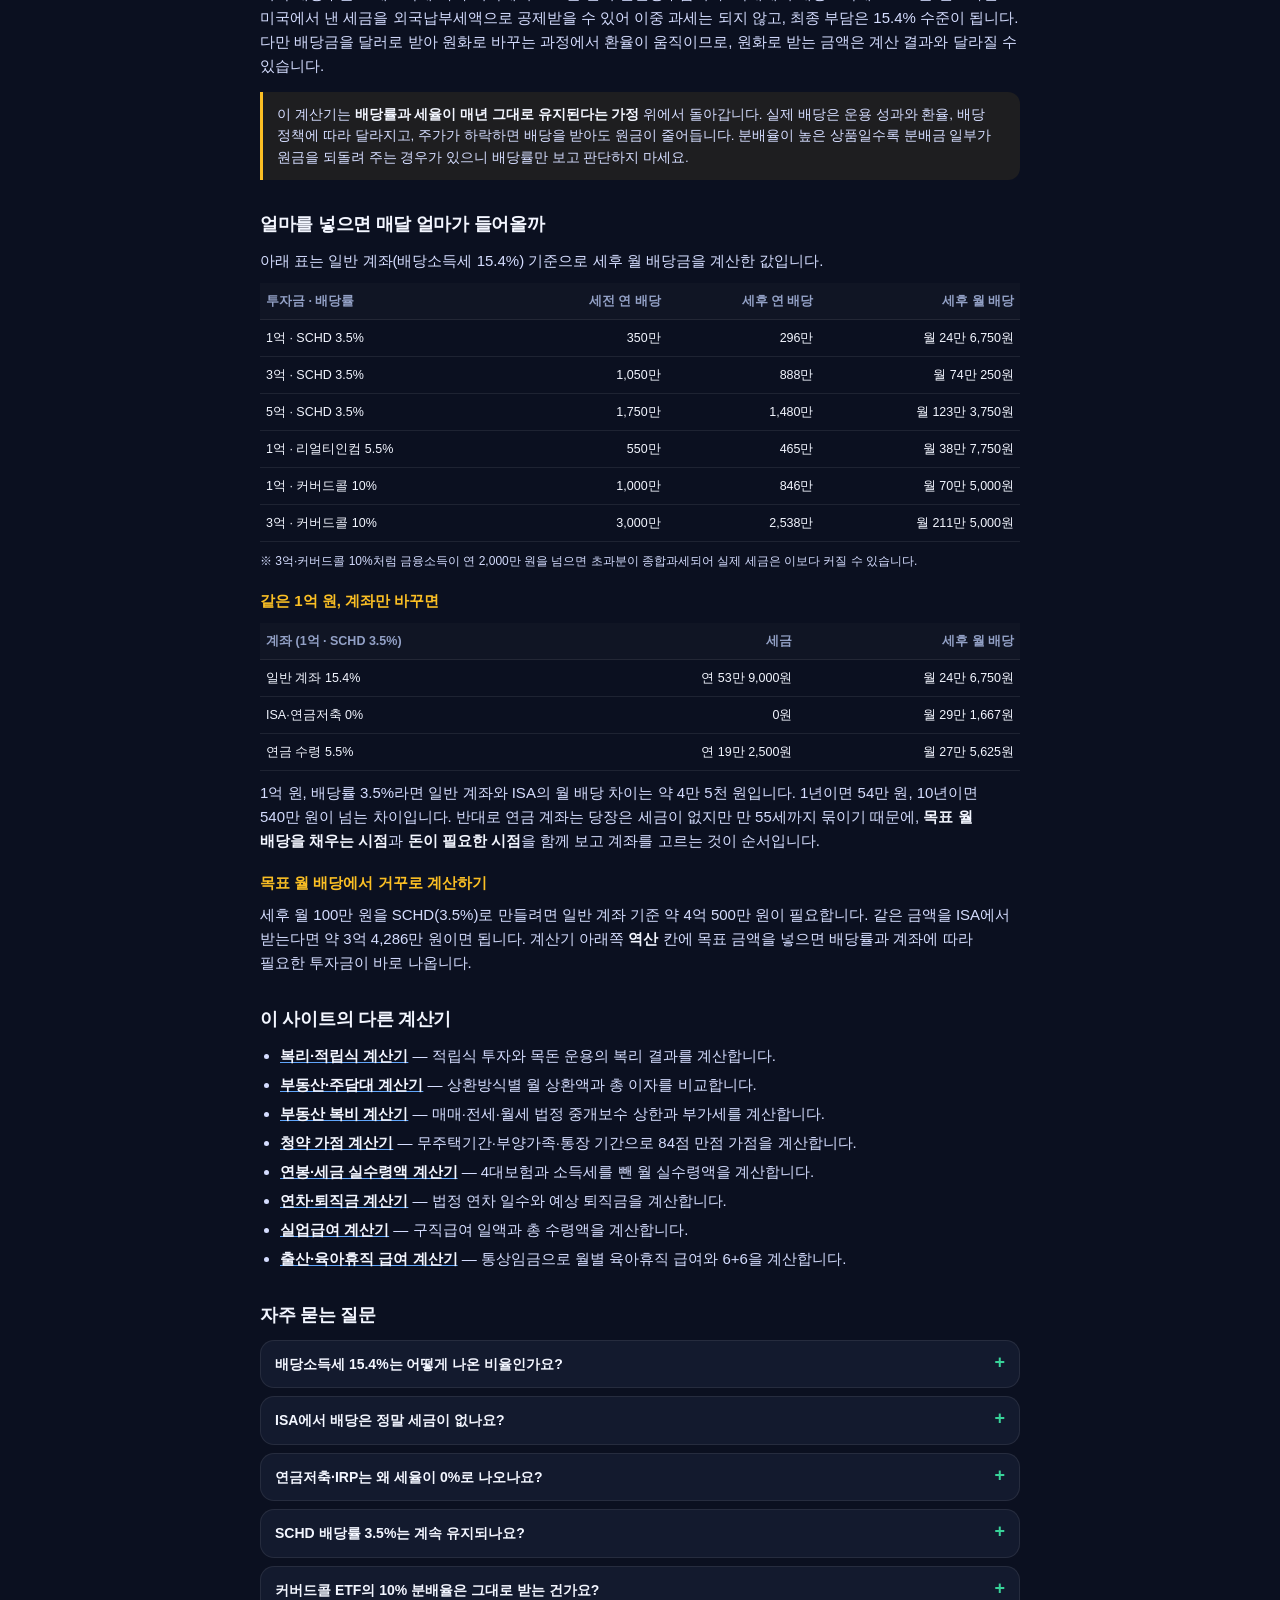
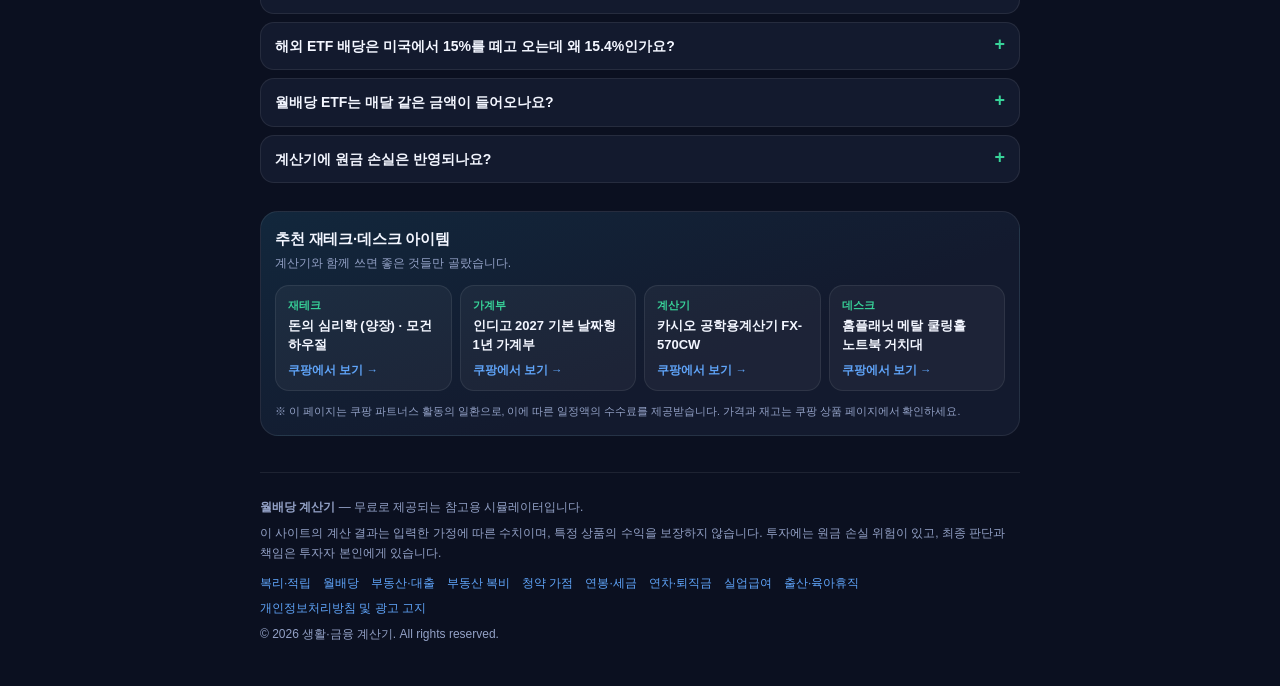
<file: dividend.html>
<!DOCTYPE html>
<html lang="ko">
<head>
  <meta charset="UTF-8" />
  <meta name="viewport" content="width=device-width, initial-scale=1.0" />
  <title>월배당 계산기 | 주식·ETF 배당금 세후 월 수령액 계산 (2026)</title>
  <meta name="description" content="투자 금액과 연 배당률(SCHD 3.5%·리얼티인컴 5.5%·커버드콜 10%), 계좌 종류(일반 계좌 15.4%·ISA·연금저축·연금 수령 5.5%)를 넣으면 매달 받는 세후 월 배당금과 세후 연 배당금, 예상 세금을 바로 계산합니다. 배당 성장률과 목표 월 배당 역산까지 무료로 제공." />
  <meta name="keywords" content="월배당 계산기, 배당금 계산기, 배당소득세 계산, 세후 배당금, SCHD 배당, 리얼티인컴 배당, 커버드콜 분배금, ISA 배당, 연금저축 배당, ETF 월배당" />
  <meta name="author" content="생활·금융 계산기" />
  <meta name="robots" content="index, follow" />
  <meta name="theme-color" content="#0b1020" />
  <link rel="canonical" href="https://handobin9782-lang.github.io/smart-calc/dividend.html" />
  <link rel="stylesheet" href="style.css" />

  <meta property="og:type" content="website" />
  <meta property="og:site_name" content="생활·금융 계산기" />
  <meta property="og:locale" content="ko_KR" />
  <meta property="og:title" content="월배당 계산기 | 배당금 세후 월 수령액 계산" />
  <meta property="og:description" content="1억 원을 SCHD(연 3.5%)에 넣으면 매달 세후 얼마가 들어올까? 배당률과 계좌만 넣으면 월 배당금과 세금이 바로 나옵니다." />
  <meta property="og:url" content="https://handobin9782-lang.github.io/smart-calc/dividend.html" />
  <meta property="og:image" content="https://handobin9782-lang.github.io/smart-calc/og.png" />
  <meta property="og:image:width" content="1200" />
  <meta property="og:image:height" content="630" />
  <meta property="og:image:alt" content="생활·금융 계산기 - 주식·ETF 월배당 세후 수령액 계산" />

  <meta name="twitter:card" content="summary_large_image" />
  <meta name="twitter:title" content="월배당 계산기" />
  <meta name="twitter:description" content="SCHD 3.5% · 리얼티인컴 5.5% · 커버드콜 10% 프리셋으로 세후 월 배당금 계산" />
  <meta name="twitter:image" content="https://handobin9782-lang.github.io/smart-calc/og.png" />
  <meta name="twitter:image:alt" content="생활·금융 계산기 - 주식·ETF 월배당 세후 수령액 계산" />

  <link rel="icon" href="data:image/svg+xml,%3Csvg xmlns='http://www.w3.org/2000/svg' viewBox='0 0 100 100'%3E%3Crect width='100' height='100' rx='22' fill='%230b1020'/%3E%3Ctext x='50' y='70' font-size='58' text-anchor='middle' fill='%2338d399'%3E%F0%9F%92%B0%3C/text%3E%3C/svg%3E" />

  <script type="application/ld+json">
  {
    "@context": "https://schema.org",
    "@type": "WebApplication",
    "name": "월배당 계산기",
    "url": "https://handobin9782-lang.github.io/smart-calc/dividend.html",
    "applicationCategory": "FinanceApplication",
    "operatingSystem": "All",
    "inLanguage": "ko",
    "description": "투자 금액과 연 배당률, 계좌 종류(일반 계좌·ISA·연금저축·연금 수령)를 입력하면 세후 월 배당금과 세후 연 배당금, 예상 세금, 배당 성장에 따른 미래 배당금을 계산하는 무료 주식·ETF 월배당 계산기입니다.",
    "offers": { "@type": "Offer", "price": "0", "priceCurrency": "KRW" }
  }
  </script>
  <script type="application/ld+json">
  {
    "@context": "https://schema.org",
    "@type": "FAQPage",
    "mainEntity": [
      {
        "@type": "Question",
        "name": "배당소득세 15.4%는 어떻게 나온 비율인가요?",
        "acceptedAnswer": {
          "@type": "Answer",
          "text": "배당소득에 붙는 소득세 14%에 그 10%에 해당하는 지방소득세 1.4%를 더한 비율입니다. 금융회사가 배당을 지급할 때 미리 떼고 주므로 따로 신고하지 않아도 되지만, 이자와 배당을 합친 금융소득이 연 2,000만 원을 넘으면 다른 소득과 합산해 종합과세됩니다."
        }
      },
      {
        "@type": "Question",
        "name": "ISA에서 배당은 정말 세금이 없나요?",
        "acceptedAnswer": {
          "@type": "Answer",
          "text": "ISA는 계좌 안에서 발생한 이자·배당 소득을 일반형 200만 원, 서민형 400만 원까지 비과세합니다. 그 금액을 넘는 소득은 9.9%로 분리과세되고 다른 소득과 합산되지 않습니다. 다만 의무 가입 기간 3년을 채우지 않고 중도 해지하면 감면받은 세금을 다시 내야 합니다."
        }
      },
      {
        "@type": "Question",
        "name": "연금저축·IRP는 왜 세율이 0%로 나오나요?",
        "acceptedAnswer": {
          "@type": "Answer",
          "text": "연금저축과 IRP는 과세이연 계좌라서 운용하는 동안 발생한 배당과 이자에 세금을 매기지 않고, 연금으로 받을 때 연금소득세로 과세합니다. 연금 수령 시 세율은 70세 미만 5.5%, 70~80세 4.4%, 80세 이상 3.3%이며, 연금이 아닌 중도 해지로 찾으면 16.5%가 적용됩니다."
        }
      },
      {
        "@type": "Question",
        "name": "SCHD 배당률 3.5%는 계속 유지되나요?",
        "acceptedAnswer": {
          "@type": "Answer",
          "text": "배당률은 연간 배당금을 현재 주가로 나눈 값이라 주가가 오르면 낮아지고 내리면 높아집니다. 운용사가 배당을 늘리면 배당률이 올라갑니다. SCHD는 배당을 꾸준히 늘려 온 상품이지만 배당 성장률이 매년 같지는 않으므로, 이 계산기는 입력한 배당률과 성장률이 유지된다고 가정한 참고값입니다."
        }
      },
      {
        "@type": "Question",
        "name": "커버드콜 ETF의 10% 분배율은 그대로 받는 건가요?",
        "acceptedAnswer": {
          "@type": "Answer",
          "text": "커버드콜 ETF는 옵션 매도 프리미엄을 분배금으로 지급해 분배율이 높게 보이지만, 주가 상승분이 제한되고 분배금 일부가 원금을 되돌려 주는 성격을 띨 수 있습니다. 분배율이 높다는 이유만으로 총수익이 높다고 볼 수 없으므로 주가 변동까지 함께 확인해야 합니다."
        }
      },
      {
        "@type": "Question",
        "name": "해외 ETF 배당은 미국에서 15%를 떼고 오는데 왜 15.4%인가요?",
        "acceptedAnswer": {
          "@type": "Answer",
          "text": "미국은 조세조약에 따라 배당금을 지급할 때 15%를 원천징수합니다. 국내에서는 배당소득세 15.4%를 신고하면서 미국에서 낸 세금을 외국납부세액으로 공제받기 때문에 두 나라에서 이중으로 과세되지는 않고, 최종 부담은 15.4% 수준이 됩니다. 금융사별 처리 방식은 다를 수 있습니다."
        }
      },
      {
        "@type": "Question",
        "name": "월배당 ETF는 매달 같은 금액이 들어오나요?",
        "acceptedAnswer": {
          "@type": "Answer",
          "text": "아닙니다. 분배금은 운용 성과와 환율, 배당락일에 따라 매달 달라지고, 분기 배당 상품은 3개월에 한 번 지급됩니다. 이 계산기는 한 해 평균 배당률을 12로 나눈 값이라 월별 실제 입금액과 차이가 날 수 있습니다."
        }
      },
      {
        "@type": "Question",
        "name": "계산기에 원금 손실은 반영되나요?",
        "acceptedAnswer": {
          "@type": "Answer",
          "text": "반영하지 않습니다. 배당은 주가와 별개로 지급되지만 주가가 하락하면 투자 원금이 줄어듭니다. 배당수익률이 10%라도 주가가 그만큼 빠지면 총수익은 0이 될 수 있으므로, 배당률과 함께 총수익률과 원금 변동을 확인해야 합니다."
        }
      }
    ]
  }
  </script>
  <script async src="https://pagead2.googlesyndication.com/pagead/js/adsbygoogle.js?client=ca-pub-9910389156575302" crossorigin="anonymous"></script>
</head>
<body>
<div class="wrap">
  <div class="header">
    <div class="title"><a href="./">🧮 생활·금융 계산기</a>
      <small>금융·투자 · 부동산·주거 · 직장·생활 계산기</small>
    </div>
  </div>

  <nav class="calc-menu-wrap" aria-label="계산기 전체 메뉴">
    <details class="calc-menu">
      <summary>☰ 전체 계산기 <span class="menu-here">· 주식·ETF 월배당</span></summary>
      <div class="hub">
        <div class="hub-cat">
          <div class="hub-cat-title">① 금융·투자</div>
          <div class="hub-cards">
            <a class="hub-card" href="./"><span class="hub-ico">📈</span><span class="hub-txt"><b>복리·적립식</b><small>적립·복리로 목표 자산 계산</small></span></a>
            <a class="hub-card current" href="dividend.html"><span class="hub-ico">💰</span><span class="hub-txt"><b>주식·ETF 월배당</b><small>세후 월 배당금 계산</small></span></a>
          </div>
        </div>
        <div class="hub-cat">
          <div class="hub-cat-title">② 부동산·주거</div>
          <div class="hub-cards">
            <a class="hub-card" href="loan.html"><span class="hub-ico">🏠</span><span class="hub-txt"><b>부동산·대출</b><small>주담대 월 상환액·총 이자</small></span></a>
            <a class="hub-card" href="brokerage.html"><span class="hub-ico">🧾</span><span class="hub-txt"><b>부동산 복비</b><small>매매·전세·월세 중개보수</small></span></a>
            <a class="hub-card" href="subscription.html"><span class="hub-ico">🎯</span><span class="hub-txt"><b>청약 가점</b><small>84점 만점 가점 계산</small></span></a>
          </div>
        </div>
        <div class="hub-cat">
          <div class="hub-cat-title">③ 직장·생활</div>
          <div class="hub-cards">
            <a class="hub-card" href="salary.html"><span class="hub-ico">💵</span><span class="hub-txt"><b>연봉 실수령</b><small>4대보험·세금 뺀 월급</small></span></a>
            <a class="hub-card" href="leave.html"><span class="hub-ico">🗓️</span><span class="hub-txt"><b>연차·퇴직금</b><small>연차 일수·퇴직금</small></span></a>
            <a class="hub-card" href="unemployment.html"><span class="hub-ico">🧳</span><span class="hub-txt"><b>실업급여</b><small>구직급여 총 수령액</small></span></a>
            <a class="hub-card" href="parental.html"><span class="hub-ico">👶</span><span class="hub-txt"><b>출산·육아휴직</b><small>육아휴직 급여·6+6</small></span></a>
          </div>
        </div>
      </div>
    </details>
  </nav>

  <nav class="section-nav">
    <a href="#calc">계산기</a>
    <a href="#tax">배당 세금</a>
    <a href="#how">사용법</a>
    <a href="#examples">계산 예시</a>
    <a href="#faq">자주 묻는 질문</a>
  </nav>

  <div id="calc">
    <div class="card">
      <div class="input-grid">
        <div class="field" style="grid-column:1 / -1;">
          <label for="amount">투자 금액</label>
          <div class="input-box">
            <input id="amount" type="number" value="10000" min="0" step="100" inputmode="numeric" oninput="calcDividend()" />
            <span class="unit">만원</span>
          </div>
          <div class="chips" id="amount-chips">
            <button class="chip" onclick="setAmount(1000, this)">1,000만</button>
            <button class="chip" onclick="setAmount(5000, this)">5,000만</button>
            <button class="chip active" onclick="setAmount(10000, this)">1억</button>
            <button class="chip" onclick="setAmount(30000, this)">3억</button>
            <button class="chip" onclick="setAmount(50000, this)">5억</button>
          </div>
          <div class="field-note" id="amount-note">= 1억 원</div>
        </div>

        <div class="field">
          <label for="yield">연 배당률</label>
          <div class="input-box">
            <input id="yield" type="number" value="3.5" min="0" max="30" step="0.1" inputmode="decimal" oninput="calcDividend()" />
            <span class="unit">%</span>
          </div>
          <div class="chips" id="yield-chips">
            <button class="chip active" onclick="setYield(3.5, this)">SCHD 3.5%</button>
            <button class="chip" onclick="setYield(5.5, this)">리얼티인컴 5.5%</button>
            <button class="chip" onclick="setYield(10, this)">커버드콜 10%</button>
          </div>
        </div>

        <div class="field">
          <label for="growth">배당 성장률 (선택)</label>
          <div class="input-box">
            <input id="growth" type="number" value="3" min="0" max="30" step="0.5" inputmode="decimal" oninput="calcDividend()" />
            <span class="unit">%</span>
          </div>
          <div class="field-note">배당금이 매년 오르는 비율. SCHD는 연 7~10% 수준으로 알려져 있습니다.</div>
        </div>
      </div>

      <div class="field-note" style="margin:16px 0 6px;font-weight:700;">계좌·세금</div>
      <div class="segmented" id="tax-seg">
        <button class="seg-btn active" data-tax="0.154" onclick="setTax(this)">
          <span class="seg-main">일반 계좌</span><span class="seg-sub">배당소득세 15.4%</span>
        </button>
        <button class="seg-btn" data-tax="0" onclick="setTax(this)">
          <span class="seg-main">ISA·연금저축</span><span class="seg-sub">비과세·과세이연 0%</span>
        </button>
        <button class="seg-btn" data-tax="0.055" onclick="setTax(this)">
          <span class="seg-main">연금 수령</span><span class="seg-sub">연금소득세 5.5%</span>
        </button>
      </div>
      <div class="field-note" id="tax-note">일반 계좌는 배당소득세 15.4%(소득세 14% + 지방소득세 1.4%)를 뗀 금액입니다. 금융소득이 연 2,000만 원을 넘으면 종합과세 대상입니다.</div>
    </div>

    <div class="card result-hero">
      <div class="hero-label">매달 받는 돈 · 세후 월 배당금</div>
      <div class="hero-val big" id="hero-monthly">-</div>
      <div class="hero-sub" id="hero-sub">-</div>
      <div class="bar-wrap">
        <div class="bar-principal" id="bar-net" style="width:84.6%"></div>
        <div class="bar-profit" id="bar-tax" style="width:15.4%"></div>
      </div>
      <div class="chart-legend" style="margin-top:-4px;margin-bottom:12px;">
        <span><span class="dot" style="background:var(--accent2)"></span>세후 수령액</span>
        <span><span class="dot" style="background:var(--accent)"></span>세금</span>
      </div>
      <div class="stats">
        <div class="stat">
          <div class="stat-k">세후 연 배당금</div>
          <div class="stat-v green" id="res-net-year">-</div>
        </div>
        <div class="stat">
          <div class="stat-k">세전 연 배당금</div>
          <div class="stat-v blue" id="res-gross-year">-</div>
        </div>
        <div class="stat">
          <div class="stat-k">예상 세금 (연)</div>
          <div class="stat-v red" id="res-tax">-</div>
        </div>
        <div class="stat">
          <div class="stat-k">세전 월 배당금</div>
          <div class="stat-v" id="res-gross-monthly">-</div>
        </div>
        <div class="stat">
          <div class="stat-k">하루로 나누면 (세후)</div>
          <div class="stat-v small" id="res-daily">-</div>
        </div>
        <div class="stat">
          <div class="stat-k">월 예상 세금</div>
          <div class="stat-v small" id="res-tax-monthly">-</div>
        </div>
      </div>
      <a class="link-btn" href="index.html">📈 이 배당을 다시 투자하면? 복리 계산기로 이어 보기 <span class="arrow">→</span></a>
    </div>

    <div class="card">
      <div style="font-size:13px;font-weight:700;margin-bottom:2px;">배당 성장 시뮬레이션</div>
      <div class="field-note" id="growth-summary" style="margin-bottom:6px;">배당 성장률에 따라 세후 월 배당금이 어떻게 늘어나는지 보여줍니다.</div>
      <div class="chart" id="chart"></div>
      <div class="chart-legend">
        <span><span class="dot" style="background:var(--accent)"></span>세후 월 배당</span>
        <span>막대 위 숫자는 연차</span>
      </div>
      <div class="table-scroll">
        <table>
          <thead>
            <tr><th>연차</th><th>세전 연 배당</th><th>세후 연 배당</th><th>세후 월 배당</th></tr>
          </thead>
          <tbody id="tbody"></tbody>
        </table>
      </div>
    </div>

    <div class="card">
      <div style="font-size:13px;font-weight:700;margin-bottom:10px;">역산 — 목표 월 배당으로 필요 투자금</div>
      <div class="input-grid">
        <div class="field">
          <label for="goal">목표 세후 월 배당</label>
          <div class="input-box">
            <input id="goal" type="number" value="50" min="1" step="10" inputmode="numeric" oninput="calcDividend()" />
            <span class="unit">만원</span>
          </div>
        </div>
        <div class="field">
          <label>필요 투자금</label>
          <div class="reverse-out" id="reverse-out">-</div>
        </div>
      </div>
      <div class="field-note" id="reverse-note">위에서 고른 배당률과 계좌 기준입니다.</div>
    </div>

    <div class="ad-slot" id="ad-top"></div>
  </div>

  <!-- ===== 사용법 ===== -->
  <section class="doc" id="how">
    <h2>월배당 계산기 사용법</h2>
    <p>값을 바꿀 때마다 결과가 즉시 다시 계산됩니다. 세 개만 넣으면 끝입니다.</p>
    <ol>
      <li><strong>투자 금액</strong> — 배당주·ETF에 넣을 금액을 만 원 단위로 넣습니다. 아래 <strong>1,000만 / 1억 / 3억</strong> 버튼을 누르면 한 번에 채워집니다.</li>
      <li><strong>연 배당률</strong> — 그 상품의 연간 배당금을 주가로 나눈 비율입니다. <strong>SCHD(약 3.5%)</strong>, <strong>리얼티인컴·고배당(5.5%)</strong>, <strong>커버드콜(10%)</strong> 프리셋을 눌러 비교해 보세요.</li>
      <li><strong>계좌·세금</strong> — 같은 배당이라도 어느 계좌에 담았는지에 따라 받는 금액이 달라집니다. 일반 계좌 15.4%, ISA·연금저축 0%, 연금 수령 5.5% 중 하나를 고릅니다.</li>
    </ol>
    <h3>결과 값 읽는 법</h3>
    <ul>
      <li><strong>매달 받는 돈(세후 월 배당금)</strong> — 세금을 뺀 뒤 실제로 손에 들어오는 월 금액입니다. 이 계산기의 핵심 숫자입니다.</li>
      <li><strong>세후 연 배당금</strong> — 1년 동안 받는 세후 배당의 합계입니다.</li>
      <li><strong>세전 연 배당금</strong> — 세금을 떼기 전, 투자금 × 배당률로 계산한 금액입니다.</li>
      <li><strong>예상 세금</strong> — 배당률과 계좌 세율로 계산한 1년치 세금입니다. 일반 계좌라면 대개 배당 지급 시점에 이미 원천징수된 금액입니다.</li>
      <li><strong>하루로 나누면</strong> — 세후 연 배당금을 365로 나눈 값입니다. 하루에 얼마씩 쌓이는지 감을 잡는 참고값입니다.</li>
    </ul>
    <div class="callout">
      <strong>배당 성장률</strong>은 배당금 자체가 매년 오르는 비율입니다. 0%로 두면 지금 배당이 그대로 유지된다고 보고, SCHD처럼 배당을 늘려 온 상품은 7~10% 사이로 넣어 미래 금액을 가늠해 볼 수 있습니다. 아래 <strong>역산</strong>은 반대로 "월 50만 원을 받으려면 얼마가 필요할까"를 계산합니다.
    </div>
  </section>

  <!-- ===== 세금 ===== -->
  <section class="doc" id="tax">
    <h2>배당에 붙는 세금은 계좌마다 다릅니다</h2>
    <p>배당금은 이자와 함께 <strong>금융소득</strong>으로 분류됩니다. 같은 1억 원, 같은 배당률이라도 어느 계좌에 담았는지에 따라 세후 금액이 달라지는 이유가 여기에 있습니다.</p>

    <table class="doc-table">
      <thead>
        <tr><th>계좌</th><th>세율</th><th>특징</th></tr>
      </thead>
      <tbody>
        <tr><td>일반 계좌</td><td>15.4%</td><td>배당마다 원천징수 · 연 2,000만 원 초과 시 종합과세</td></tr>
        <tr><td>ISA</td><td>0% (한도 내)</td><td>일반형 200만·서민형 400만 원 비과세, 초과분 9.9% 분리과세</td></tr>
        <tr><td>연금저축·IRP</td><td>0% (운용 중)</td><td>과세이연 · 연금 수령 시 5.5%·4.4%·3.3%</td></tr>
      </tbody>
    </table>

    <h3>일반 계좌 — 배당소득세 15.4%</h3>
    <p>배당소득세는 소득세 14%에 지방소득세 1.4%(소득세의 10%)를 더한 15.4%입니다. 배당을 지급하는 금융회사가 미리 떼고 주므로 따로 신고할 필요는 없습니다. 다만 이자와 배당을 합친 금융소득이 <strong>연 2,000만 원을 넘으면</strong> 그 초과분이 근로소득 등 다른 소득과 합산되어 최고 49.5%까지 세율이 올라가는 종합과세 대상이 됩니다. 이 계산기는 원천징수 세율만 반영합니다.</p>

    <h3>ISA — 한도까지 비과세, 넘으면 9.9%</h3>
    <p>ISA는 계좌 안에서 발생한 이자·배당을 일반형 200만 원, 서민형 400만 원까지 비과세합니다. 그 한도를 넘는 소득은 9.9%로 분리과세되어 다른 소득과 합산되지 않습니다. 배당이 큰 해에는 한도를 먼저 확인해야 하고, 의무 가입 기간 3년을 채우지 않고 중도 해지하면 받은 세제 혜택을 다시 내야 합니다.</p>

    <h3>연금저축·IRP — 운용 중 0%, 받을 때 5.5%</h3>
    <p>연금 계좌는 배당이 나도 세금을 매기지 않고 과세를 뒤로 미룹니다(과세이연). 그래서 운용하는 동안에는 0%로 계산하고, 연금으로 받을 때 연금소득세를 냅니다. 세율은 70세 미만 5.5%, 70~80세 4.4%, 80세 이상 3.3%로 나이가 들수록 낮아집니다. 연금이 아닌 중도 해지로 찾으면 16.5%가 적용되므로, 이 계산기의 '연금 수령' 결과는 만 55세 이후 연금 형태로 받는 경우를 가정한 값입니다.</p>

    <h3>해외 ETF 배당과 환율</h3>
    <p>미국 배당주는 조세조약에 따라 미국에서 15%를 먼저 원천징수합니다. 국내에서 배당소득세 15.4%를 신고하면 미국에서 낸 세금을 외국납부세액으로 공제받을 수 있어 이중 과세는 되지 않고, 최종 부담은 15.4% 수준이 됩니다. 다만 배당금을 달러로 받아 원화로 바꾸는 과정에서 환율이 움직이므로, 원화로 받는 금액은 계산 결과와 달라질 수 있습니다.</p>
    <div class="callout warn">
      이 계산기는 <strong>배당률과 세율이 매년 그대로 유지된다는 가정</strong> 위에서 돌아갑니다. 실제 배당은 운용 성과와 환율, 배당 정책에 따라 달라지고, 주가가 하락하면 배당을 받아도 원금이 줄어듭니다. 분배율이 높은 상품일수록 분배금 일부가 원금을 되돌려 주는 경우가 있으니 배당률만 보고 판단하지 마세요.
    </div>
  </section>

  <!-- ===== 예시 ===== -->
  <section class="doc" id="examples">
    <h2>얼마를 넣으면 매달 얼마가 들어올까</h2>
    <p>아래 표는 일반 계좌(배당소득세 15.4%) 기준으로 세후 월 배당금을 계산한 값입니다.</p>
    <table class="doc-table">
      <thead>
        <tr><th>투자금 · 배당률</th><th>세전 연 배당</th><th>세후 연 배당</th><th>세후 월 배당</th></tr>
      </thead>
      <tbody>
        <tr><td>1억 · SCHD 3.5%</td><td>350만</td><td>296만</td><td>월 24만 6,750원</td></tr>
        <tr><td>3억 · SCHD 3.5%</td><td>1,050만</td><td>888만</td><td>월 74만 250원</td></tr>
        <tr><td>5억 · SCHD 3.5%</td><td>1,750만</td><td>1,480만</td><td>월 123만 3,750원</td></tr>
        <tr><td>1억 · 리얼티인컴 5.5%</td><td>550만</td><td>465만</td><td>월 38만 7,750원</td></tr>
        <tr><td>1억 · 커버드콜 10%</td><td>1,000만</td><td>846만</td><td>월 70만 5,000원</td></tr>
        <tr><td>3억 · 커버드콜 10%</td><td>3,000만</td><td>2,538만</td><td>월 211만 5,000원</td></tr>
      </tbody>
    </table>
    <p class="field-note" style="font-size:12px;">※ 3억·커버드콜 10%처럼 금융소득이 연 2,000만 원을 넘으면 초과분이 종합과세되어 실제 세금은 이보다 커질 수 있습니다.</p>

    <h3>같은 1억 원, 계좌만 바꾸면</h3>
    <table class="doc-table">
      <thead>
        <tr><th>계좌 (1억 · SCHD 3.5%)</th><th>세금</th><th>세후 월 배당</th></tr>
      </thead>
      <tbody>
        <tr><td>일반 계좌 15.4%</td><td>연 53만 9,000원</td><td>월 24만 6,750원</td></tr>
        <tr><td>ISA·연금저축 0%</td><td>0원</td><td>월 29만 1,667원</td></tr>
        <tr><td>연금 수령 5.5%</td><td>연 19만 2,500원</td><td>월 27만 5,625원</td></tr>
      </tbody>
    </table>
    <p>1억 원, 배당률 3.5%라면 일반 계좌와 ISA의 월 배당 차이는 약 4만 5천 원입니다. 1년이면 54만 원, 10년이면 540만 원이 넘는 차이입니다. 반대로 연금 계좌는 당장은 세금이 없지만 만 55세까지 묶이기 때문에, <strong>목표 월 배당을 채우는 시점</strong>과 <strong>돈이 필요한 시점</strong>을 함께 보고 계좌를 고르는 것이 순서입니다.</p>

    <h3>목표 월 배당에서 거꾸로 계산하기</h3>
    <p>세후 월 100만 원을 SCHD(3.5%)로 만들려면 일반 계좌 기준 약 4억 500만 원이 필요합니다. 같은 금액을 ISA에서 받는다면 약 3억 4,286만 원이면 됩니다. 계산기 아래쪽 <strong>역산</strong> 칸에 목표 금액을 넣으면 배당률과 계좌에 따라 필요한 투자금이 바로 나옵니다.</p>
  </section>

  <section class="doc">
    <h2>이 사이트의 다른 계산기</h2>
        <ul>
      <li><a href="./"><strong>복리·적립식 계산기</strong></a> — 적립식 투자와 목돈 운용의 복리 결과를 계산합니다.</li>
      <li><a href="loan.html"><strong>부동산·주담대 계산기</strong></a> — 상환방식별 월 상환액과 총 이자를 비교합니다.</li>
      <li><a href="brokerage.html"><strong>부동산 복비 계산기</strong></a> — 매매·전세·월세 법정 중개보수 상한과 부가세를 계산합니다.</li>
      <li><a href="subscription.html"><strong>청약 가점 계산기</strong></a> — 무주택기간·부양가족·통장 기간으로 84점 만점 가점을 계산합니다.</li>
      <li><a href="salary.html"><strong>연봉·세금 실수령액 계산기</strong></a> — 4대보험과 소득세를 뺀 월 실수령액을 계산합니다.</li>
      <li><a href="leave.html"><strong>연차·퇴직금 계산기</strong></a> — 법정 연차 일수와 예상 퇴직금을 계산합니다.</li>
      <li><a href="unemployment.html"><strong>실업급여 계산기</strong></a> — 구직급여 일액과 총 수령액을 계산합니다.</li>
      <li><a href="parental.html"><strong>출산·육아휴직 급여 계산기</strong></a> — 통상임금으로 월별 육아휴직 급여와 6+6을 계산합니다.</li>
    </ul>
  </section>

  <div class="ad-slot" id="ad-bottom"></div>

  <section class="doc" id="faq">
    <h2>자주 묻는 질문</h2>

    <details class="faq">
      <summary>배당소득세 15.4%는 어떻게 나온 비율인가요?</summary>
      <p>배당소득에 붙는 소득세 14%에 그 10%에 해당하는 지방소득세 1.4%를 더한 비율입니다. 금융회사가 배당을 지급할 때 미리 떼고 주므로 따로 신고하지 않아도 되지만, 이자와 배당을 합친 금융소득이 연 2,000만 원을 넘으면 다른 소득과 합산해 종합과세됩니다.</p>
    </details>

    <details class="faq">
      <summary>ISA에서 배당은 정말 세금이 없나요?</summary>
      <p>ISA는 계좌 안에서 발생한 이자·배당 소득을 일반형 200만 원, 서민형 400만 원까지 비과세합니다. 그 금액을 넘는 소득은 9.9%로 분리과세되고 다른 소득과 합산되지 않습니다. 다만 의무 가입 기간 3년을 채우지 않고 중도 해지하면 감면받은 세금을 다시 내야 합니다.</p>
    </details>

    <details class="faq">
      <summary>연금저축·IRP는 왜 세율이 0%로 나오나요?</summary>
      <p>연금저축과 IRP는 과세이연 계좌라서 운용하는 동안 발생한 배당과 이자에 세금을 매기지 않고, 연금으로 받을 때 연금소득세로 과세합니다. 연금 수령 시 세율은 70세 미만 5.5%, 70~80세 4.4%, 80세 이상 3.3%이며, 연금이 아닌 중도 해지로 찾으면 16.5%가 적용됩니다.</p>
    </details>

    <details class="faq">
      <summary>SCHD 배당률 3.5%는 계속 유지되나요?</summary>
      <p>배당률은 연간 배당금을 현재 주가로 나눈 값이라 주가가 오르면 낮아지고 내리면 높아집니다. 운용사가 배당을 늘리면 배당률이 올라갑니다. SCHD는 배당을 꾸준히 늘려 온 상품이지만 배당 성장률이 매년 같지는 않으므로, 이 계산기는 입력한 배당률과 성장률이 유지된다고 가정한 참고값입니다.</p>
    </details>

    <details class="faq">
      <summary>커버드콜 ETF의 10% 분배율은 그대로 받는 건가요?</summary>
      <p>커버드콜 ETF는 옵션 매도 프리미엄을 분배금으로 지급해 분배율이 높게 보이지만, 주가 상승분이 제한되고 분배금 일부가 원금을 되돌려 주는 성격을 띨 수 있습니다. 분배율이 높다는 이유만으로 총수익이 높다고 볼 수 없으므로 주가 변동까지 함께 확인해야 합니다.</p>
    </details>

    <details class="faq">
      <summary>해외 ETF 배당은 미국에서 15%를 떼고 오는데 왜 15.4%인가요?</summary>
      <p>미국은 조세조약에 따라 배당금을 지급할 때 15%를 원천징수합니다. 국내에서는 배당소득세 15.4%를 신고하면서 미국에서 낸 세금을 외국납부세액으로 공제받기 때문에 두 나라에서 이중으로 과세되지는 않고, 최종 부담은 15.4% 수준이 됩니다. 금융사별 처리 방식은 다를 수 있습니다.</p>
    </details>

    <details class="faq">
      <summary>월배당 ETF는 매달 같은 금액이 들어오나요?</summary>
      <p>아닙니다. 분배금은 운용 성과와 환율, 배당락일에 따라 매달 달라지고, 분기 배당 상품은 3개월에 한 번 지급됩니다. 이 계산기는 한 해 평균 배당률을 12로 나눈 값이라 월별 실제 입금액과 차이가 날 수 있습니다.</p>
    </details>

    <details class="faq">
      <summary>계산기에 원금 손실은 반영되나요?</summary>
      <p>반영하지 않습니다. 배당은 주가와 별개로 지급되지만 주가가 하락하면 투자 원금이 줄어듭니다. 배당수익률이 10%라도 주가가 그만큼 빠지면 총수익은 0이 될 수 있으므로, 배당률과 함께 총수익률과 원금 변동을 확인해야 합니다.</p>
    </details>
  </section>

  <!-- 쿠팡 파트너스 추천 아이템 -->
  <section class="pick" aria-label="추천 재테크·데스크 아이템">
    <div class="pick-head">
      <h2>추천 재테크·데스크 아이템</h2>
      <p>계산기와 함께 쓰면 좋은 것들만 골랐습니다.</p>
    </div>
    <div class="pick-grid">
      <a class="pick-card" href="https://link.coupang.com/a/iO9DmRwQ6m" target="_blank" rel="noopener sponsored">
        <span class="pick-badge">재테크</span>
        <span class="pick-name">돈의 심리학 (양장) · 모건 하우절</span>
        <span class="pick-cta">쿠팡에서 보기 →</span>
      </a>
      <a class="pick-card" href="https://link.coupang.com/a/iO9HlzNrC8" target="_blank" rel="noopener sponsored">
        <span class="pick-badge">가계부</span>
        <span class="pick-name">인디고 2027 기본 날짜형 1년 가계부</span>
        <span class="pick-cta">쿠팡에서 보기 →</span>
      </a>
      <a class="pick-card" href="https://link.coupang.com/a/iO9AIDrIf6" target="_blank" rel="noopener sponsored">
        <span class="pick-badge">계산기</span>
        <span class="pick-name">카시오 공학용계산기 FX-570CW</span>
        <span class="pick-cta">쿠팡에서 보기 →</span>
      </a>
      <a class="pick-card" href="https://link.coupang.com/a/iO9FqWjR3k" target="_blank" rel="noopener sponsored">
        <span class="pick-badge">데스크</span>
        <span class="pick-name">홈플래닛 메탈 쿨링홀 노트북 거치대</span>
        <span class="pick-cta">쿠팡에서 보기 →</span>
      </a>
    </div>
    <p class="pick-note">※ 이 페이지는 쿠팡 파트너스 활동의 일환으로, 이에 따른 일정액의 수수료를 제공받습니다. 가격과 재고는 쿠팡 상품 페이지에서 확인하세요.</p>
  </section>

<footer class="site-footer">
    <p><strong>월배당 계산기</strong> — 무료로 제공되는 참고용 시뮬레이터입니다.</p>
    <p>이 사이트의 계산 결과는 입력한 가정에 따른 수치이며, 특정 상품의 수익을 보장하지 않습니다. 투자에는 원금 손실 위험이 있고, 최종 판단과 책임은 투자자 본인에게 있습니다.</p>
    <div class="footer-links">
      <a href="./">복리·적립</a>
      <a href="dividend.html">월배당</a>
      <a href="loan.html">부동산·대출</a>
      <a href="brokerage.html">부동산 복비</a>
      <a href="subscription.html">청약 가점</a>
      <a href="salary.html">연봉·세금</a>
      <a href="leave.html">연차·퇴직금</a>
      <a href="unemployment.html">실업급여</a>
      <a href="parental.html">출산·육아휴직</a>
      <a href="privacy.html">개인정보처리방침 및 광고 고지</a>
    </div>
    <p>© 2026 생활·금융 계산기. All rights reserved.</p>
  </footer>
</div>

<script>
let taxRate = 0.154;

const TAX_NOTES = {
  '0.154': '일반 계좌는 배당소득세 15.4%(소득세 14% + 지방소득세 1.4%)를 뗀 금액입니다. 금융소득이 연 2,000만 원을 넘으면 종합과세 대상입니다.',
  '0': 'ISA는 일반형 200만·서민형 400만 원까지 비과세(초과분 9.9% 분리과세), 연금저축·IRP는 수령할 때까지 과세이연입니다.',
  '0.055': '연금 수령 시 연금소득세 5.5%(70세 미만)를 적용한 금액입니다. 70~80세 4.4%, 80세 이상 3.3%.'
};

function num(id) {
  const v = parseFloat(document.getElementById(id).value);
  return isNaN(v) ? 0 : v;
}

// 원 단위 금액을 '1억 2,345만 원' / '29만 1,667원' 형태로
function fmtWon(won) {
  const w = Math.round(won);
  if (w <= 0) return '0원';
  const eok = Math.floor(w / 1e8);
  const man = Math.floor((w % 1e8) / 1e4);
  const rest = w % 1e4;
  if (eok > 0) return man > 0 ? `${eok.toLocaleString()}억 ${man.toLocaleString()}만 원` : `${eok.toLocaleString()}억 원`;
  if (man > 0) return rest > 0 ? `${man.toLocaleString()}만 ${rest.toLocaleString()}원` : `${man.toLocaleString()}만 원`;
  return `${rest.toLocaleString()}원`;
}

function clearChips(groupId) {
  document.querySelectorAll('#' + groupId + ' .chip').forEach(b => b.classList.remove('active'));
}

function setAmount(v, btn) {
  document.getElementById('amount').value = v;
  clearChips('amount-chips');
  if (btn) btn.classList.add('active');
  calcDividend();
}

function setYield(v, btn) {
  document.getElementById('yield').value = v;
  clearChips('yield-chips');
  if (btn) btn.classList.add('active');
  calcDividend();
}

function setTax(btn) {
  taxRate = parseFloat(btn.dataset.tax);
  document.querySelectorAll('#tax-seg .seg-btn').forEach(b => b.classList.remove('active'));
  btn.classList.add('active');
  document.getElementById('tax-note').textContent = TAX_NOTES[String(taxRate)] || '';
  calcDividend();
}

function calcDividend() {
  const amountMan = Math.max(0, num('amount'));
  const yieldPct = Math.min(100, Math.max(0, num('yield')));
  const growthPct = Math.min(50, Math.max(0, num('growth')));
  const goalMan = Math.max(0, num('goal'));

  const principal = amountMan * 1e4;
  const grossYear = principal * yieldPct / 100;
  const tax = grossYear * taxRate;
  const netYear = grossYear - tax;
  const netMonth = netYear / 12;
  const grossMonth = grossYear / 12;

  document.getElementById('amount-note').innerHTML = `= <b>${fmtWon(principal)}</b>`;
  document.getElementById('hero-monthly').textContent = fmtWon(netMonth);
  document.getElementById('hero-sub').textContent =
    `${fmtWon(principal)} · 연 배당률 ${yieldPct}% · 세율 ${(taxRate * 100).toFixed(1)}%`;

  document.getElementById('res-net-year').textContent = fmtWon(netYear);
  document.getElementById('res-gross-year').textContent = fmtWon(grossYear);
  document.getElementById('res-tax').textContent = fmtWon(tax);
  document.getElementById('res-gross-monthly').textContent = fmtWon(grossMonth);
  document.getElementById('res-daily').textContent = fmtWon(netYear / 365);
  document.getElementById('res-tax-monthly').textContent = fmtWon(tax / 12);

  const netShare = grossYear > 0 ? (netYear / grossYear) * 100 : 100;
  document.getElementById('bar-net').style.width = `${netShare.toFixed(1)}%`;
  document.getElementById('bar-tax').style.width = `${(100 - netShare).toFixed(1)}%`;

  // 배당 성장 시뮬레이션 (1·3·5·10·15·20·25·30년)
  const years = [1, 3, 5, 10, 15, 20, 25, 30];
  const rows = years.map(y => {
    const g = grossYear * Math.pow(1 + growthPct / 100, y - 1);
    const n = g * (1 - taxRate);
    return { y, gross: g, net: n, month: n / 12 };
  });

  const maxMonth = Math.max(...rows.map(r => r.month), 1);
  document.getElementById('chart').innerHTML = rows.map(r => {
    const h = Math.max(6, Math.round((r.month / maxMonth) * 95));
    return `<div class="bar-col">
      <div class="bar-stack" style="height:${h}px;background:var(--accent)"></div>
      <div class="bar-lbl">${r.y}년</div>
    </div>`;
  }).join('');

  document.getElementById('tbody').innerHTML = rows.map(r => `
    <tr>
      <td>${r.y}년차</td>
      <td>${fmtWon(r.gross)}</td>
      <td class="green">${fmtWon(r.net)}</td>
      <td style="font-weight:700">월 ${fmtWon(r.month)}</td>
    </tr>
  `).join('');

  const y10 = rows.find(r => r.y === 10);
  document.getElementById('growth-summary').innerHTML = growthPct > 0
    ? `배당 성장률 연 ${growthPct}% 기준, 10년 뒤 세후 월 배당은 <b>${fmtWon(y10.month)}</b>입니다.`
    : `배당 성장률이 0%라 지금 배당이 그대로 유지된다고 본 계산입니다.`;

  // 역산: 목표 세후 월 배당 → 필요 투자금
  const rateAfterTax = taxRate < 1 ? yieldPct / 100 * (1 - taxRate) : 0;
  const needPrincipal = rateAfterTax > 0 ? (goalMan * 1e4 * 12) / rateAfterTax : 0;
  document.getElementById('reverse-out').textContent = rateAfterTax > 0 ? fmtWon(needPrincipal) : '배당률을 입력하세요';
  document.getElementById('reverse-note').textContent =
    `배당률 ${yieldPct}% · 세율 ${(taxRate * 100).toFixed(1)}% · 세후 연 ${fmtWon(goalMan * 1e4 * 12)} 수령 기준입니다.`;
}

// URL 파라미터로 조건 공유 (예: dividend.html?amount=10000&yield=3.5&tax=0.154&growth=3&goal=50)
(function readParams() {
  try {
    const q = new URLSearchParams(location.search);
    ['amount', 'yield', 'growth', 'goal'].forEach(k => {
      if (q.has(k)) {
        const v = parseFloat(q.get(k));
        if (!isNaN(v)) document.getElementById(k).value = v;
      }
    });
    if (q.has('tax')) {
      const t = parseFloat(q.get('tax'));
      const btn = document.querySelector(`#tax-seg .seg-btn[data-tax="${t}"]`);
      if (btn) {
        taxRate = t;
        document.querySelectorAll('#tax-seg .seg-btn').forEach(b => b.classList.remove('active'));
        btn.classList.add('active');
        document.getElementById('tax-note').textContent = TAX_NOTES[String(t)] || '';
      }
    }
  } catch (e) {}
})();

calcDividend();
</script>
</body>
</html>
</file>
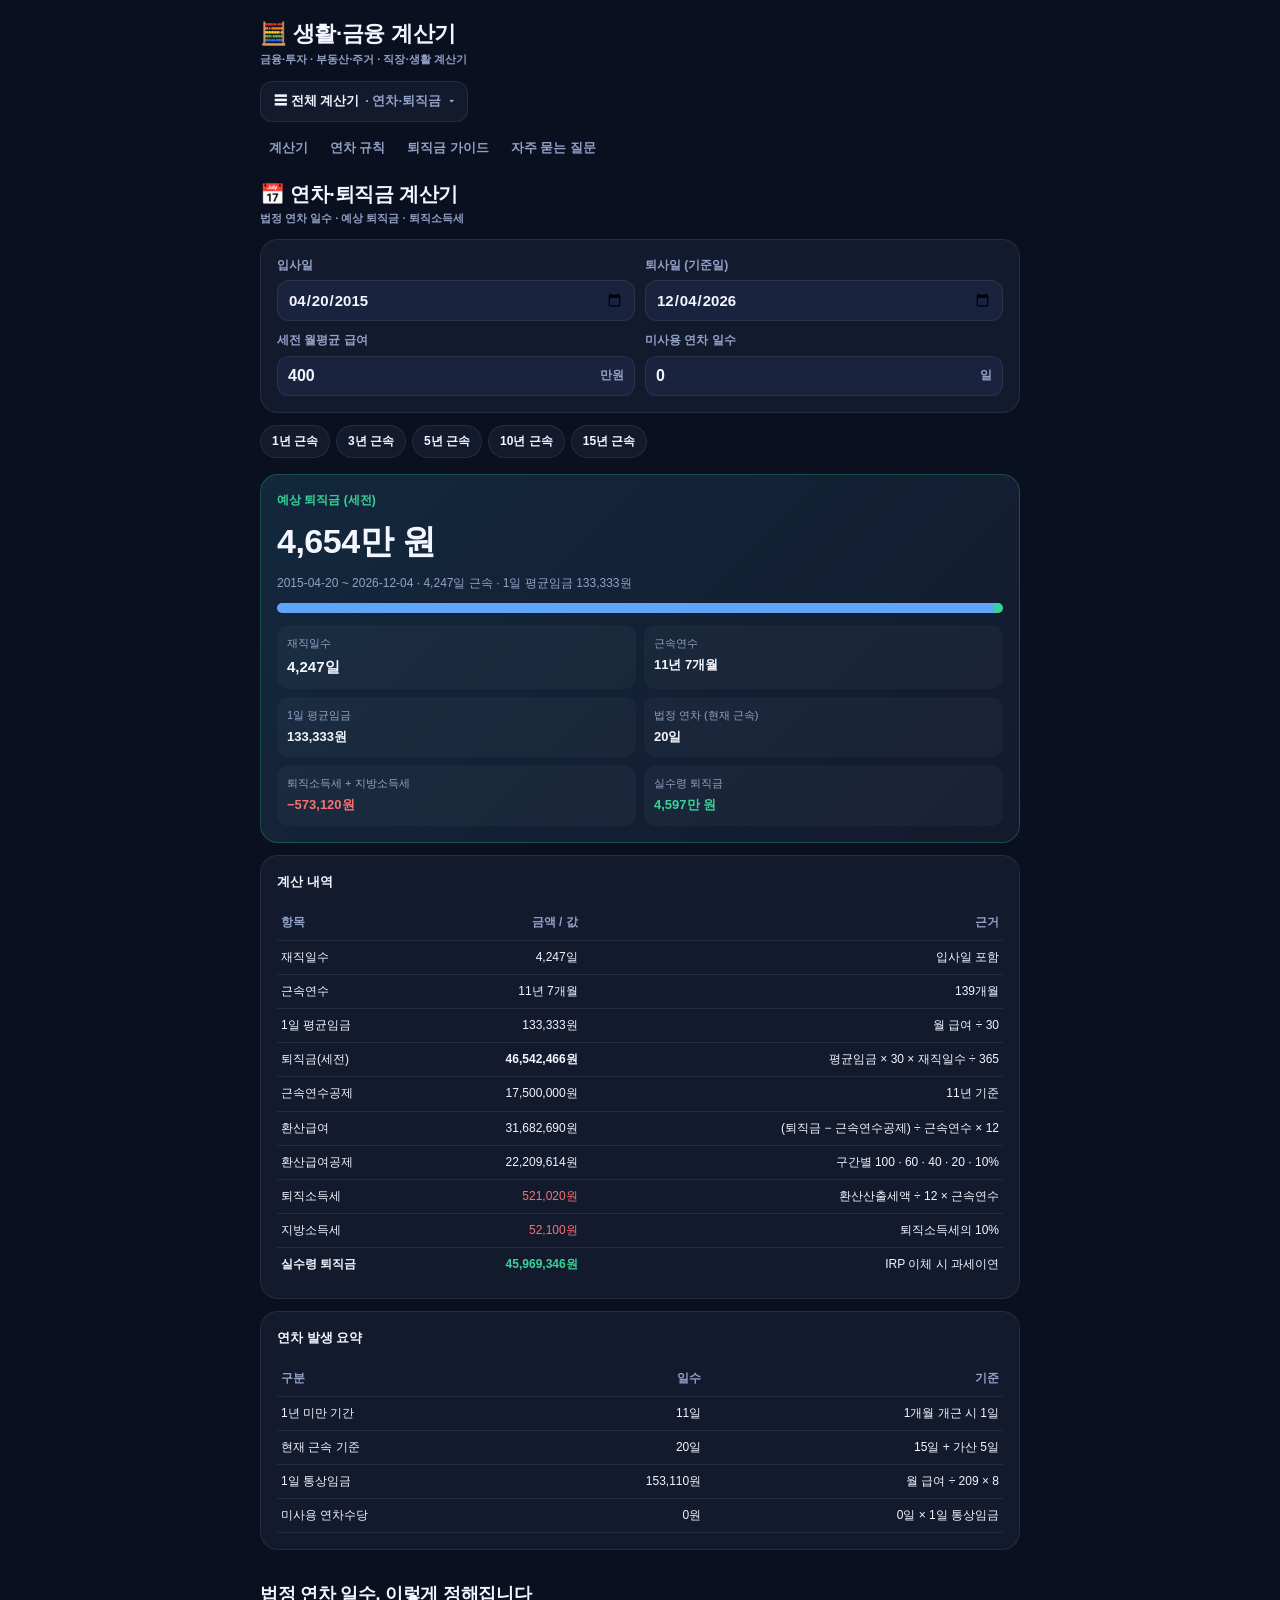
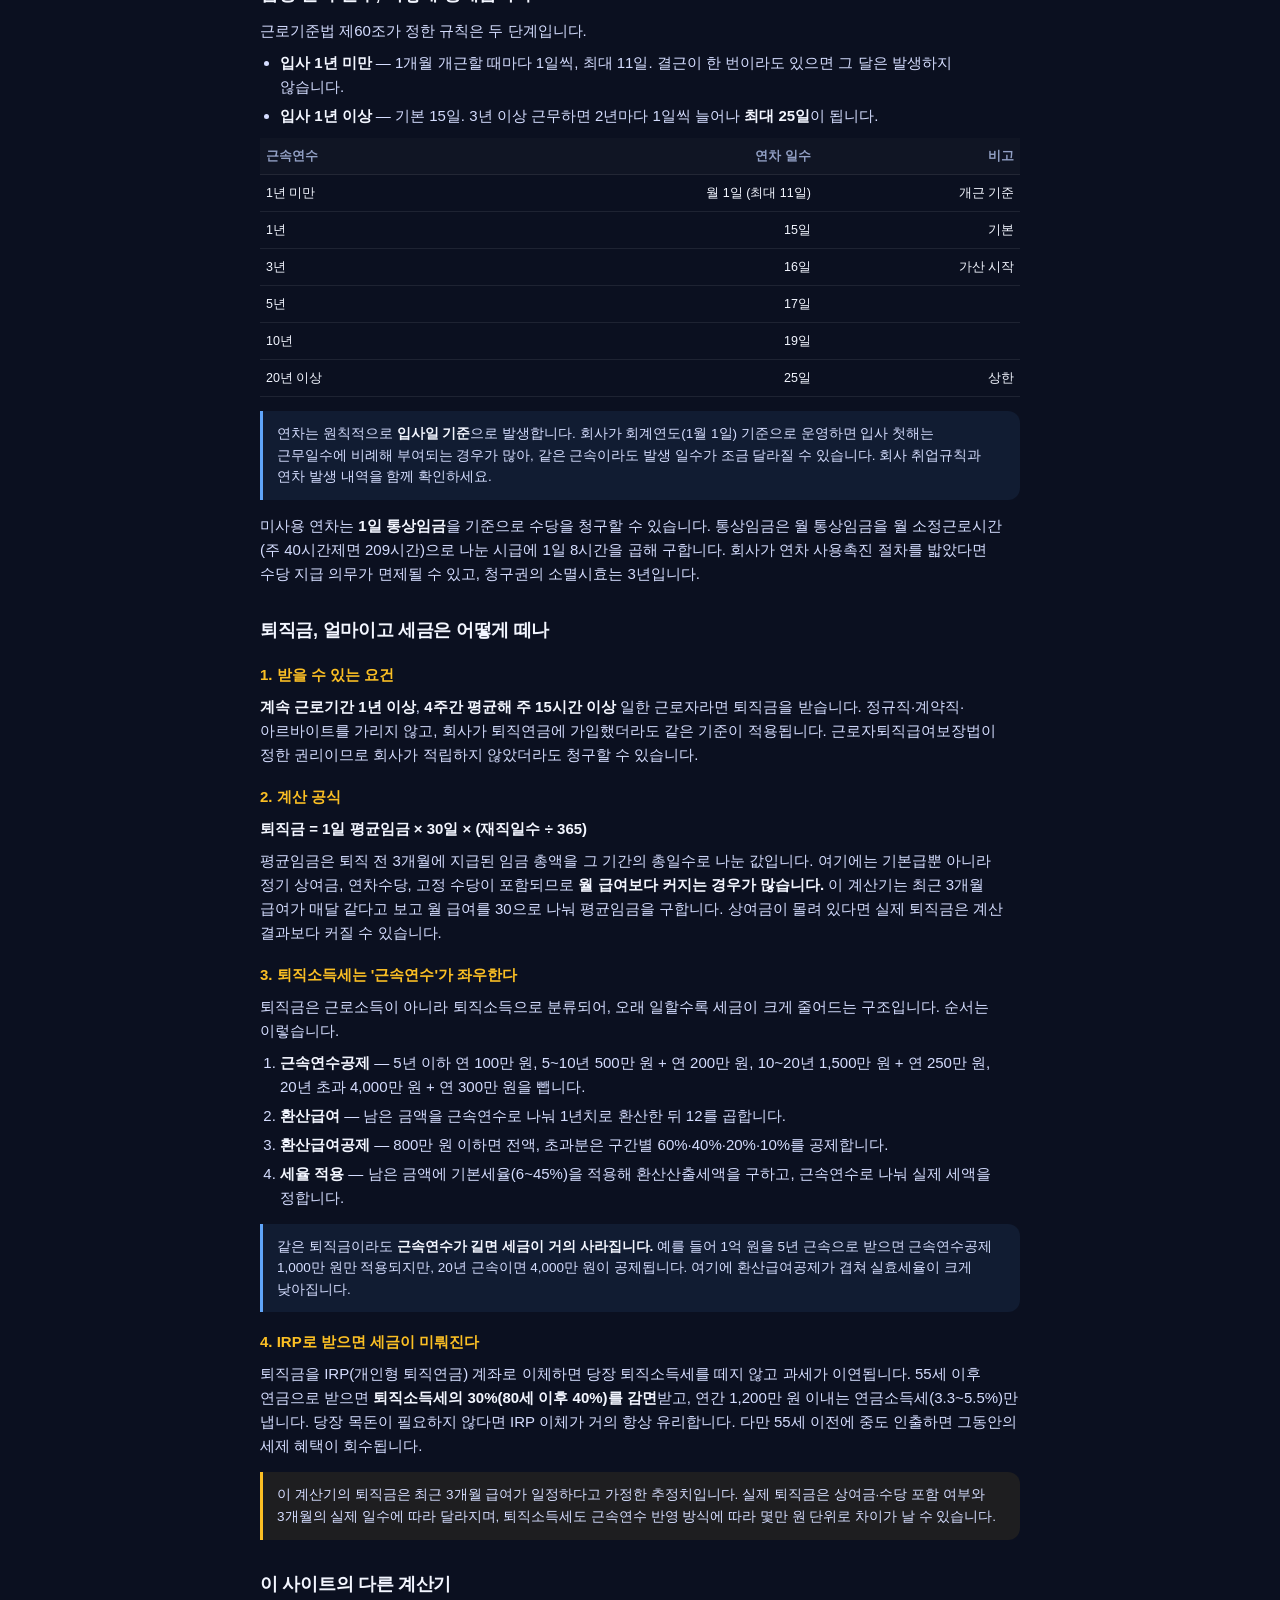
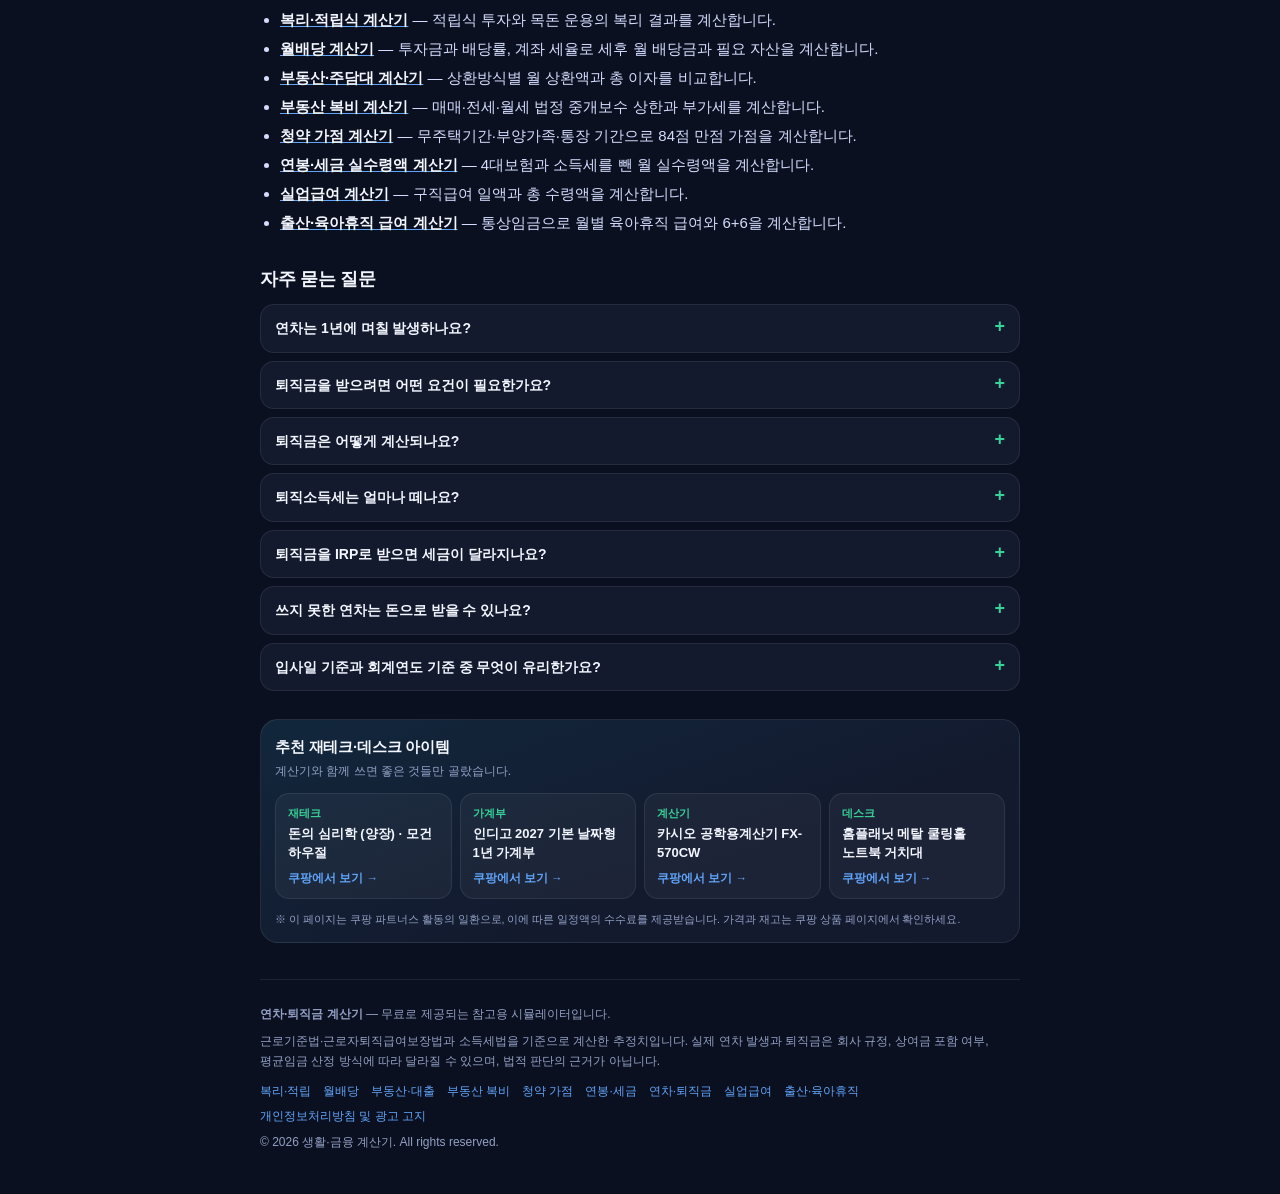
<file: leave.html>
<!DOCTYPE html>
<html lang="ko">
<head>
  <meta charset="UTF-8" />
  <meta name="viewport" content="width=device-width, initial-scale=1.0" />
  <title>연차·퇴직금 계산기 2026 | 법정 연차 일수와 퇴직소득세 계산</title>
  <meta name="description" content="입사일과 퇴사일, 세전 월평균 급여를 입력하면 근로기준법 기준 법정 연차 일수(1년 미만 월 1일, 1년 이상 15일+가산)와 예상 퇴직금, 퇴직소득세를 계산합니다. 미사용 연차수당과 퇴직금 수령 요건 가이드까지 제공." />
  <meta name="keywords" content="연차 계산기, 퇴직금 계산기, 법정 연차 일수, 연차수당, 퇴직소득세, 평균임금, 근속연수, 퇴직금 계산 공식" />
  <meta name="author" content="생활·금융 계산기" />
  <meta name="robots" content="index, follow" />
  <meta name="theme-color" content="#0b1020" />
  <link rel="canonical" href="https://handobin9782-lang.github.io/smart-calc/leave.html" />
  <link rel="stylesheet" href="style.css" />

  <meta property="og:type" content="website" />
  <meta property="og:site_name" content="생활·금융 계산기" />
  <meta property="og:locale" content="ko_KR" />
  <meta property="og:title" content="연차·퇴직금 계산기 | 법정 연차 일수와 퇴직소득세" />
  <meta property="og:description" content="입사일·퇴사일만 넣으면 법정 연차 일수와 예상 퇴직금, 퇴직소득세까지 한 번에 계산됩니다." />
  <meta property="og:url" content="https://handobin9782-lang.github.io/smart-calc/leave.html" />
  <meta property="og:image" content="https://handobin9782-lang.github.io/smart-calc/og.png" />
  <meta property="og:image:width" content="1200" />
  <meta property="og:image:height" content="630" />
  <meta property="og:image:alt" content="생활·금융 계산기 - 법정 연차 일수와 예상 퇴직금" />

  <meta name="twitter:card" content="summary_large_image" />
  <meta name="twitter:title" content="연차·퇴직금 계산기" />
  <meta name="twitter:description" content="법정 연차 일수 · 예상 퇴직금 · 퇴직소득세" />
  <meta name="twitter:image" content="https://handobin9782-lang.github.io/smart-calc/og.png" />
  <meta name="twitter:image:alt" content="생활·금융 계산기 - 법정 연차 일수와 예상 퇴직금" />

  <link rel="icon" href="data:image/svg+xml,%3Csvg xmlns='http://www.w3.org/2000/svg' viewBox='0 0 100 100'%3E%3Crect width='100' height='100' rx='22' fill='%230b1020'/%3E%3Ctext x='50' y='70' font-size='58' text-anchor='middle' fill='%2338d399'%3E%F0%9F%93%85%3C/text%3E%3C/svg%3E" />

  <script type="application/ld+json">
  {
    "@context": "https://schema.org",
    "@type": "WebApplication",
    "name": "연차·퇴직금 계산기",
    "url": "https://handobin9782-lang.github.io/smart-calc/leave.html",
    "applicationCategory": "FinanceApplication",
    "operatingSystem": "All",
    "inLanguage": "ko",
    "description": "입사일과 퇴사일, 월평균 급여를 입력하면 법정 연차 일수와 예상 퇴직금, 퇴직소득세를 계산하는 무료 계산기입니다.",
    "offers": { "@type": "Offer", "price": "0", "priceCurrency": "KRW" }
  }
  </script>
  <script type="application/ld+json">
  {
    "@context": "https://schema.org",
    "@type": "FAQPage",
    "mainEntity": [
      {
        "@type": "Question",
        "name": "연차는 1년에 며칠 발생하나요?",
        "acceptedAnswer": {
          "@type": "Answer",
          "text": "입사 1년 미만에는 1개월 개근마다 1일씩, 최대 11일이 발생합니다. 1년 이상 근무하면 15일이 발생하고, 3년 이상부터는 2년마다 1일씩 늘어나 최대 25일까지 됩니다. 입사일 기준으로 계산하며, 회사가 회계연도 기준으로 운영하면 발생 시점이 달라질 수 있습니다."
        }
      },
      {
        "@type": "Question",
        "name": "퇴직금을 받으려면 어떤 요건이 필요한가요?",
        "acceptedAnswer": {
          "@type": "Answer",
          "text": "계속 근로기간이 1년 이상이고, 4주간 평균해 주 15시간 이상 일한 근로자라면 받을 수 있습니다. 근로자퇴직급여보장법에 정해진 권리이므로 회사가 별도로 적립하지 않았더라도 청구할 수 있습니다."
        }
      },
      {
        "@type": "Question",
        "name": "퇴직금은 어떻게 계산되나요?",
        "acceptedAnswer": {
          "@type": "Answer",
          "text": "1일 평균임금 × 30일 × (재직일수 ÷ 365)입니다. 평균임금은 퇴직 전 3개월 동안 지급된 임금 총액을 그 기간의 일수로 나눈 금액이라, 상여금과 연차수당이 포함되면 평균임금이 올라갑니다. 이 계산기는 최근 3개월 급여가 매달 같다고 보고 월 급여를 30으로 나눠 평균임금을 구합니다."
        }
      },
      {
        "@type": "Question",
        "name": "퇴직소득세는 얼마나 떼나요?",
        "acceptedAnswer": {
          "@type": "Answer",
          "text": "퇴직금 전액에 세율을 매기지 않습니다. 근속연수공제로 오래 일한 만큼 빼고, 남은 금액을 1년치로 환산(환산급여)한 뒤 다시 환산급여공제를 빼고 세율을 적용합니다. 그렇게 나온 세액을 근속연수로 나눠 실제 세금을 정하기 때문에, 같은 금액이라도 오래 근무했으면 세금이 크게 줄어듭니다."
        }
      },
      {
        "@type": "Question",
        "name": "퇴직금을 IRP로 받으면 세금이 달라지나요?",
        "acceptedAnswer": {
          "@type": "Answer",
          "text": "IRP 계좌로 이체하면 당장 퇴직소득세를 떼지 않고 과세가 이연됩니다. 55세 이후 연금으로 받으면 퇴직소득세의 30%(80세 이후 40%)를 감면받고, 연간 1,200만 원 이내면 저율의 연금소득세(3.3~5.5%)만 냅니다. 목돈이 급하지 않다면 IRP 이체가 유리합니다."
        }
      },
      {
        "@type": "Question",
        "name": "쓰지 못한 연차는 돈으로 받을 수 있나요?",
        "acceptedAnswer": {
          "@type": "Answer",
          "text": "미사용 연차수당은 1일 통상임금을 기준으로 지급됩니다. 회사가 연차 사용촉진 절차를 밟았다면 수당 지급 의무가 없어질 수 있으므로, 촉진 서류를 받았는지 확인해야 합니다. 청구권의 소멸시효는 3년입니다."
        }
      },
      {
        "@type": "Question",
        "name": "입사일 기준과 회계연도 기준 중 무엇이 유리한가요?",
        "acceptedAnswer": {
          "@type": "Answer",
          "text": "입사일 기준은 근무한 만큼 연차가 정확히 쌓이고, 회계연도 기준은 1월 1일에 일괄 부여하는 대신 입사 첫해에 비례 계산하는 경우가 많습니다. 어느 쪽이 절대적으로 유리하다고 말할 수 없고, 회사 규정과 실제 발생 내역을 함께 확인해야 합니다."
        }
      }
    ]
  }
  </script>
  <script async src="https://pagead2.googlesyndication.com/pagead/js/adsbygoogle.js?client=ca-pub-9910389156575302" crossorigin="anonymous"></script>
</head>
<body>
<div class="wrap">
  <div class="header">
    <div class="title"><a href="./">🧮 생활·금융 계산기</a>
      <small>금융·투자 · 부동산·주거 · 직장·생활 계산기</small>
    </div>
  </div>

  <nav class="calc-menu-wrap" aria-label="계산기 전체 메뉴">
    <details class="calc-menu">
      <summary>☰ 전체 계산기 <span class="menu-here">· 연차·퇴직금</span></summary>
      <div class="hub">
        <div class="hub-cat">
          <div class="hub-cat-title">① 금융·투자</div>
          <div class="hub-cards">
            <a class="hub-card" href="./"><span class="hub-ico">📈</span><span class="hub-txt"><b>복리·적립식</b><small>적립·복리로 목표 자산 계산</small></span></a>
            <a class="hub-card" href="dividend.html"><span class="hub-ico">💰</span><span class="hub-txt"><b>주식·ETF 월배당</b><small>세후 월 배당금 계산</small></span></a>
          </div>
        </div>
        <div class="hub-cat">
          <div class="hub-cat-title">② 부동산·주거</div>
          <div class="hub-cards">
            <a class="hub-card" href="loan.html"><span class="hub-ico">🏠</span><span class="hub-txt"><b>부동산·대출</b><small>주담대 월 상환액·총 이자</small></span></a>
            <a class="hub-card" href="brokerage.html"><span class="hub-ico">🧾</span><span class="hub-txt"><b>부동산 복비</b><small>매매·전세·월세 중개보수</small></span></a>
            <a class="hub-card" href="subscription.html"><span class="hub-ico">🎯</span><span class="hub-txt"><b>청약 가점</b><small>84점 만점 가점 계산</small></span></a>
          </div>
        </div>
        <div class="hub-cat">
          <div class="hub-cat-title">③ 직장·생활</div>
          <div class="hub-cards">
            <a class="hub-card" href="salary.html"><span class="hub-ico">💵</span><span class="hub-txt"><b>연봉 실수령</b><small>4대보험·세금 뺀 월급</small></span></a>
            <a class="hub-card current" href="leave.html"><span class="hub-ico">🗓️</span><span class="hub-txt"><b>연차·퇴직금</b><small>연차 일수·퇴직금</small></span></a>
            <a class="hub-card" href="unemployment.html"><span class="hub-ico">🧳</span><span class="hub-txt"><b>실업급여</b><small>구직급여 총 수령액</small></span></a>
            <a class="hub-card" href="parental.html"><span class="hub-ico">👶</span><span class="hub-txt"><b>출산·육아휴직</b><small>육아휴직 급여·6+6</small></span></a>
          </div>
        </div>
      </div>
    </details>
  </nav>

  <nav class="section-nav">
    <a href="#calc">계산기</a>
    <a href="#annual">연차 규칙</a>
    <a href="#severance">퇴직금 가이드</a>
    <a href="#faq">자주 묻는 질문</a>
  </nav>

  <h1 class="title" style="font-size:20px;margin:6px 0 12px;">📅 연차·퇴직금 계산기
    <small>법정 연차 일수 · 예상 퇴직금 · 퇴직소득세</small>
  </h1>

  <div id="calc">
    <div class="card">
      <div class="input-grid">
        <div class="field">
          <label for="start">입사일</label>
          <div class="input-box">
            <input id="start" type="date" value="2015-04-20" oninput="calcLeave()" />
          </div>
        </div>
        <div class="field">
          <label for="end">퇴사일 (기준일)</label>
          <div class="input-box">
            <input id="end" type="date" oninput="calcLeave()" />
          </div>
        </div>
        <div class="field">
          <label for="wage">세전 월평균 급여</label>
          <div class="input-box">
            <input id="wage" type="number" value="400" min="0" step="10" inputmode="decimal" oninput="calcLeave()" />
            <span class="unit">만원</span>
          </div>
        </div>
        <div class="field">
          <label for="unused">미사용 연차 일수</label>
          <div class="input-box">
            <input id="unused" type="number" value="0" min="0" max="60" step="0.5" inputmode="decimal" oninput="calcLeave()" />
            <span class="unit">일</span>
          </div>
        </div>
      </div>
    </div>

    <div class="presets">
      <button class="preset-btn" onclick="applyLeavePreset(1)">1년 근속</button>
      <button class="preset-btn" onclick="applyLeavePreset(3)">3년 근속</button>
      <button class="preset-btn" onclick="applyLeavePreset(5)">5년 근속</button>
      <button class="preset-btn" onclick="applyLeavePreset(10)">10년 근속</button>
      <button class="preset-btn" onclick="applyLeavePreset(15)">15년 근속</button>
    </div>

    <div class="card result-hero">
      <div class="hero-label">예상 퇴직금 (세전)</div>
      <div class="hero-val" id="hero-val">-</div>
      <div class="hero-sub" id="hero-sub">-</div>
      <div class="bar-wrap">
        <div class="bar-principal" id="bar-p" style="width:80%"></div>
        <div class="bar-profit" id="bar-r" style="width:20%"></div>
      </div>
      <div class="stats">
        <div class="stat">
          <div class="stat-k">재직일수</div>
          <div class="stat-v" id="res-days">-</div>
        </div>
        <div class="stat">
          <div class="stat-k">근속연수</div>
          <div class="stat-v small" id="res-years">-</div>
        </div>
        <div class="stat">
          <div class="stat-k">1일 평균임금</div>
          <div class="stat-v small" id="res-daily">-</div>
        </div>
        <div class="stat">
          <div class="stat-k">법정 연차 (현재 근속)</div>
          <div class="stat-v small" id="res-annual">-</div>
        </div>
        <div class="stat">
          <div class="stat-k">퇴직소득세 + 지방소득세</div>
          <div class="stat-v small red" id="res-tax">-</div>
        </div>
        <div class="stat">
          <div class="stat-k">실수령 퇴직금</div>
          <div class="stat-v small green" id="res-net">-</div>
        </div>
      </div>
    </div>

    <div class="card">
      <div style="font-size:13px;font-weight:700;margin-bottom:6px;">계산 내역</div>
      <div class="table-scroll">
        <table>
          <thead>
            <tr><th>항목</th><th>금액 / 값</th><th>근거</th></tr>
          </thead>
          <tbody id="tbody"></tbody>
        </table>
      </div>
    </div>

    <div class="card">
      <div style="font-size:13px;font-weight:700;margin-bottom:6px;">연차 발생 요약</div>
      <div class="table-scroll">
        <table>
          <thead>
            <tr><th>구분</th><th>일수</th><th>기준</th></tr>
          </thead>
          <tbody id="tbody-annual"></tbody>
        </table>
      </div>
    </div>
    <div class="ad-slot" id="ad-top"></div>
  </div>

  <section class="doc" id="annual">
    <h2>법정 연차 일수, 이렇게 정해집니다</h2>
    <p>근로기준법 제60조가 정한 규칙은 두 단계입니다.</p>
    <ul>
      <li><strong>입사 1년 미만</strong> — 1개월 개근할 때마다 1일씩, 최대 11일. 결근이 한 번이라도 있으면 그 달은 발생하지 않습니다.</li>
      <li><strong>입사 1년 이상</strong> — 기본 15일. 3년 이상 근무하면 2년마다 1일씩 늘어나 <strong>최대 25일</strong>이 됩니다.</li>
    </ul>
    <table class="doc-table">
      <thead>
        <tr><th>근속연수</th><th>연차 일수</th><th>비고</th></tr>
      </thead>
      <tbody>
        <tr><td>1년 미만</td><td>월 1일 (최대 11일)</td><td>개근 기준</td></tr>
        <tr><td>1년</td><td>15일</td><td>기본</td></tr>
        <tr><td>3년</td><td>16일</td><td>가산 시작</td></tr>
        <tr><td>5년</td><td>17일</td><td></td></tr>
        <tr><td>10년</td><td>19일</td><td></td></tr>
        <tr><td>20년 이상</td><td>25일</td><td>상한</td></tr>
      </tbody>
    </table>
    <div class="callout">
      연차는 원칙적으로 <strong>입사일 기준</strong>으로 발생합니다. 회사가 회계연도(1월 1일) 기준으로 운영하면 입사 첫해는 근무일수에 비례해 부여되는 경우가 많아, 같은 근속이라도 발생 일수가 조금 달라질 수 있습니다. 회사 취업규칙과 연차 발생 내역을 함께 확인하세요.
    </div>
    <p>미사용 연차는 <strong>1일 통상임금</strong>을 기준으로 수당을 청구할 수 있습니다. 통상임금은 월 통상임금을 월 소정근로시간(주 40시간제면 209시간)으로 나눈 시급에 1일 8시간을 곱해 구합니다. 회사가 연차 사용촉진 절차를 밟았다면 수당 지급 의무가 면제될 수 있고, 청구권의 소멸시효는 3년입니다.</p>
  </section>

  <section class="doc" id="severance">
    <h2>퇴직금, 얼마이고 세금은 어떻게 떼나</h2>
    <h3>1. 받을 수 있는 요건</h3>
    <p><strong>계속 근로기간 1년 이상</strong>, <strong>4주간 평균해 주 15시간 이상</strong> 일한 근로자라면 퇴직금을 받습니다. 정규직·계약직·아르바이트를 가리지 않고, 회사가 퇴직연금에 가입했더라도 같은 기준이 적용됩니다. 근로자퇴직급여보장법이 정한 권리이므로 회사가 적립하지 않았더라도 청구할 수 있습니다.</p>

    <h3>2. 계산 공식</h3>
    <p><strong>퇴직금 = 1일 평균임금 × 30일 × (재직일수 ÷ 365)</strong></p>
    <p>평균임금은 퇴직 전 3개월에 지급된 임금 총액을 그 기간의 총일수로 나눈 값입니다. 여기에는 기본급뿐 아니라 정기 상여금, 연차수당, 고정 수당이 포함되므로 <strong>월 급여보다 커지는 경우가 많습니다.</strong> 이 계산기는 최근 3개월 급여가 매달 같다고 보고 월 급여를 30으로 나눠 평균임금을 구합니다. 상여금이 몰려 있다면 실제 퇴직금은 계산 결과보다 커질 수 있습니다.</p>

    <h3>3. 퇴직소득세는 '근속연수'가 좌우한다</h3>
    <p>퇴직금은 근로소득이 아니라 퇴직소득으로 분류되어, 오래 일할수록 세금이 크게 줄어드는 구조입니다. 순서는 이렇습니다.</p>
    <ol>
      <li><strong>근속연수공제</strong> — 5년 이하 연 100만 원, 5~10년 500만 원 + 연 200만 원, 10~20년 1,500만 원 + 연 250만 원, 20년 초과 4,000만 원 + 연 300만 원을 뺍니다.</li>
      <li><strong>환산급여</strong> — 남은 금액을 근속연수로 나눠 1년치로 환산한 뒤 12를 곱합니다.</li>
      <li><strong>환산급여공제</strong> — 800만 원 이하면 전액, 초과분은 구간별 60%·40%·20%·10%를 공제합니다.</li>
      <li><strong>세율 적용</strong> — 남은 금액에 기본세율(6~45%)을 적용해 환산산출세액을 구하고, 근속연수로 나눠 실제 세액을 정합니다.</li>
    </ol>
    <div class="callout">
      같은 퇴직금이라도 <strong>근속연수가 길면 세금이 거의 사라집니다.</strong> 예를 들어 1억 원을 5년 근속으로 받으면 근속연수공제 1,000만 원만 적용되지만, 20년 근속이면 4,000만 원이 공제됩니다. 여기에 환산급여공제가 겹쳐 실효세율이 크게 낮아집니다.
    </div>

    <h3>4. IRP로 받으면 세금이 미뤄진다</h3>
    <p>퇴직금을 IRP(개인형 퇴직연금) 계좌로 이체하면 당장 퇴직소득세를 떼지 않고 과세가 이연됩니다. 55세 이후 연금으로 받으면 <strong>퇴직소득세의 30%(80세 이후 40%)를 감면</strong>받고, 연간 1,200만 원 이내는 연금소득세(3.3~5.5%)만 냅니다. 당장 목돈이 필요하지 않다면 IRP 이체가 거의 항상 유리합니다. 다만 55세 이전에 중도 인출하면 그동안의 세제 혜택이 회수됩니다.</p>
    <div class="callout warn">
      이 계산기의 퇴직금은 최근 3개월 급여가 일정하다고 가정한 추정치입니다. 실제 퇴직금은 상여금·수당 포함 여부와 3개월의 실제 일수에 따라 달라지며, 퇴직소득세도 근속연수 반영 방식에 따라 몇만 원 단위로 차이가 날 수 있습니다.
    </div>
  </section>

  <section class="doc">
    <h2>이 사이트의 다른 계산기</h2>
        <ul>
      <li><a href="./"><strong>복리·적립식 계산기</strong></a> — 적립식 투자와 목돈 운용의 복리 결과를 계산합니다.</li>
      <li><a href="dividend.html"><strong>월배당 계산기</strong></a> — 투자금과 배당률, 계좌 세율로 세후 월 배당금과 필요 자산을 계산합니다.</li>
      <li><a href="loan.html"><strong>부동산·주담대 계산기</strong></a> — 상환방식별 월 상환액과 총 이자를 비교합니다.</li>
      <li><a href="brokerage.html"><strong>부동산 복비 계산기</strong></a> — 매매·전세·월세 법정 중개보수 상한과 부가세를 계산합니다.</li>
      <li><a href="subscription.html"><strong>청약 가점 계산기</strong></a> — 무주택기간·부양가족·통장 기간으로 84점 만점 가점을 계산합니다.</li>
      <li><a href="salary.html"><strong>연봉·세금 실수령액 계산기</strong></a> — 4대보험과 소득세를 뺀 월 실수령액을 계산합니다.</li>
      <li><a href="unemployment.html"><strong>실업급여 계산기</strong></a> — 구직급여 일액과 총 수령액을 계산합니다.</li>
      <li><a href="parental.html"><strong>출산·육아휴직 급여 계산기</strong></a> — 통상임금으로 월별 육아휴직 급여와 6+6을 계산합니다.</li>
    </ul>
  </section>

  <div class="ad-slot" id="ad-bottom"></div>

  <section class="doc" id="faq">
    <h2>자주 묻는 질문</h2>

    <details class="faq">
      <summary>연차는 1년에 며칠 발생하나요?</summary>
      <p>입사 1년 미만에는 1개월 개근마다 1일씩, 최대 11일이 발생합니다. 1년 이상 근무하면 15일이 발생하고, 3년 이상부터는 2년마다 1일씩 늘어나 최대 25일까지 됩니다. 입사일 기준으로 계산하며, 회사가 회계연도 기준으로 운영하면 발생 시점이 달라질 수 있습니다.</p>
    </details>

    <details class="faq">
      <summary>퇴직금을 받으려면 어떤 요건이 필요한가요?</summary>
      <p>계속 근로기간이 1년 이상이고, 4주간 평균해 주 15시간 이상 일한 근로자라면 받을 수 있습니다. 근로자퇴직급여보장법에 정해진 권리이므로 회사가 별도로 적립하지 않았더라도 청구할 수 있습니다.</p>
    </details>

    <details class="faq">
      <summary>퇴직금은 어떻게 계산되나요?</summary>
      <p>1일 평균임금 × 30일 × (재직일수 ÷ 365)입니다. 평균임금은 퇴직 전 3개월 동안 지급된 임금 총액을 그 기간의 일수로 나눈 금액이라, 상여금과 연차수당이 포함되면 평균임금이 올라갑니다. 이 계산기는 최근 3개월 급여가 매달 같다고 보고 월 급여를 30으로 나눠 평균임금을 구합니다.</p>
    </details>

    <details class="faq">
      <summary>퇴직소득세는 얼마나 떼나요?</summary>
      <p>퇴직금 전액에 세율을 매기지 않습니다. 근속연수공제로 오래 일한 만큼 빼고, 남은 금액을 1년치로 환산(환산급여)한 뒤 다시 환산급여공제를 빼고 세율을 적용합니다. 그렇게 나온 세액을 근속연수로 나눠 실제 세금을 정하기 때문에, 같은 금액이라도 오래 근무했으면 세금이 크게 줄어듭니다.</p>
    </details>

    <details class="faq">
      <summary>퇴직금을 IRP로 받으면 세금이 달라지나요?</summary>
      <p>IRP 계좌로 이체하면 당장 퇴직소득세를 떼지 않고 과세가 이연됩니다. 55세 이후 연금으로 받으면 퇴직소득세의 30%(80세 이후 40%)를 감면받고, 연간 1,200만 원 이내면 저율의 연금소득세(3.3~5.5%)만 냅니다. 목돈이 급하지 않다면 IRP 이체가 유리합니다.</p>
    </details>

    <details class="faq">
      <summary>쓰지 못한 연차는 돈으로 받을 수 있나요?</summary>
      <p>미사용 연차수당은 1일 통상임금을 기준으로 지급됩니다. 회사가 연차 사용촉진 절차를 밟았다면 수당 지급 의무가 없어질 수 있으므로, 촉진 서류를 받았는지 확인해야 합니다. 청구권의 소멸시효는 3년입니다.</p>
    </details>

    <details class="faq">
      <summary>입사일 기준과 회계연도 기준 중 무엇이 유리한가요?</summary>
      <p>입사일 기준은 근무한 만큼 연차가 정확히 쌓이고, 회계연도 기준은 1월 1일에 일괄 부여하는 대신 입사 첫해에 비례 계산하는 경우가 많습니다. 어느 쪽이 절대적으로 유리하다고 말할 수 없고, 회사 규정과 실제 발생 내역을 함께 확인해야 합니다.</p>
    </details>
  </section>

  <!-- 쿠팡 파트너스 추천 아이템 -->
  <section class="pick" aria-label="추천 재테크·데스크 아이템">
    <div class="pick-head">
      <h2>추천 재테크·데스크 아이템</h2>
      <p>계산기와 함께 쓰면 좋은 것들만 골랐습니다.</p>
    </div>
    <div class="pick-grid">
      <a class="pick-card" href="https://link.coupang.com/a/iO9DmRwQ6m" target="_blank" rel="noopener sponsored">
        <span class="pick-badge">재테크</span>
        <span class="pick-name">돈의 심리학 (양장) · 모건 하우절</span>
        <span class="pick-cta">쿠팡에서 보기 →</span>
      </a>
      <a class="pick-card" href="https://link.coupang.com/a/iO9HlzNrC8" target="_blank" rel="noopener sponsored">
        <span class="pick-badge">가계부</span>
        <span class="pick-name">인디고 2027 기본 날짜형 1년 가계부</span>
        <span class="pick-cta">쿠팡에서 보기 →</span>
      </a>
      <a class="pick-card" href="https://link.coupang.com/a/iO9AIDrIf6" target="_blank" rel="noopener sponsored">
        <span class="pick-badge">계산기</span>
        <span class="pick-name">카시오 공학용계산기 FX-570CW</span>
        <span class="pick-cta">쿠팡에서 보기 →</span>
      </a>
      <a class="pick-card" href="https://link.coupang.com/a/iO9FqWjR3k" target="_blank" rel="noopener sponsored">
        <span class="pick-badge">데스크</span>
        <span class="pick-name">홈플래닛 메탈 쿨링홀 노트북 거치대</span>
        <span class="pick-cta">쿠팡에서 보기 →</span>
      </a>
    </div>
    <p class="pick-note">※ 이 페이지는 쿠팡 파트너스 활동의 일환으로, 이에 따른 일정액의 수수료를 제공받습니다. 가격과 재고는 쿠팡 상품 페이지에서 확인하세요.</p>
  </section>

<footer class="site-footer">
    <p><strong>연차·퇴직금 계산기</strong> — 무료로 제공되는 참고용 시뮬레이터입니다.</p>
    <p>근로기준법·근로자퇴직급여보장법과 소득세법을 기준으로 계산한 추정치입니다. 실제 연차 발생과 퇴직금은 회사 규정, 상여금 포함 여부, 평균임금 산정 방식에 따라 달라질 수 있으며, 법적 판단의 근거가 아닙니다.</p>
    <div class="footer-links">
      <a href="./">복리·적립</a>
      <a href="dividend.html">월배당</a>
      <a href="loan.html">부동산·대출</a>
      <a href="brokerage.html">부동산 복비</a>
      <a href="subscription.html">청약 가점</a>
      <a href="salary.html">연봉·세금</a>
      <a href="leave.html">연차·퇴직금</a>
      <a href="unemployment.html">실업급여</a>
      <a href="parental.html">출산·육아휴직</a>
      <a href="privacy.html">개인정보처리방침 및 광고 고지</a>
    </div>
    <p>© 2026 생활·금융 계산기. All rights reserved.</p>
  </footer>
</div>

<script>
const TAX_BRACKETS = [
  { upTo: 14000000,   rate: 0.06, prog: 0 },
  { upTo: 50000000,   rate: 0.15, prog: 1260000 },
  { upTo: 88000000,   rate: 0.24, prog: 5760000 },
  { upTo: 150000000,  rate: 0.35, prog: 15440000 },
  { upTo: 300000000,  rate: 0.38, prog: 19940000 },
  { upTo: 500000000,  rate: 0.40, prog: 25940000 },
  { upTo: 1000000000, rate: 0.42, prog: 35940000 },
  { upTo: Infinity,   rate: 0.45, prog: 65940000 }
];

function won(n) { return Math.round(n).toLocaleString() + '원'; }
function wonShort(n) {
  const v = Math.round(n);
  if (v >= 100000000) {
    const eok = Math.floor(v / 100000000);
    const man = Math.round((v % 100000000) / 10000);
    return man > 0 ? `${eok}억 ${man.toLocaleString()}만 원` : `${eok}억 원`;
  }
  return `${Math.round(v / 10000).toLocaleString()}만 원`;
}

function basicTax(base) {
  if (base <= 0) return 0;
  let b = TAX_BRACKETS[0];
  for (const x of TAX_BRACKETS) { if (base <= x.upTo) { b = x; break; } }
  return Math.max(0, base * b.rate - b.prog);
}

function todayStr() {
  const d = new Date();
  const p = n => String(n).padStart(2, '0');
  return `${d.getFullYear()}-${p(d.getMonth() + 1)}-${p(d.getDate())}`;
}

// 근속연수공제 (퇴직소득세)
function serviceYearsDeduction(years) {
  if (years <= 5) return 1000000 * years;
  if (years <= 10) return 5000000 + 2000000 * (years - 5);
  if (years <= 20) return 15000000 + 2500000 * (years - 10);
  return 40000000 + 3000000 * (years - 20);
}

// 환산급여공제
function convertedSalaryDeduction(converted) {
  if (converted <= 8000000) return converted;
  if (converted <= 40000000) return 8000000 + (converted - 8000000) * 0.6;
  if (converted <= 80000000) return 27200000 + (converted - 40000000) * 0.4;
  if (converted <= 100000000) return 43200000 + (converted - 80000000) * 0.2;
  return 47200000 + (converted - 100000000) * 0.1;
}

function calcLeave() {
  const startEl = document.getElementById('start');
  const endEl = document.getElementById('end');
  if (!endEl.value) endEl.value = todayStr();

  const s = new Date(startEl.value + 'T00:00:00');
  const e = new Date(endEl.value + 'T00:00:00');
  const wage = Math.max(0, (parseFloat(document.getElementById('wage').value) || 0) * 10000);
  const unused = Math.max(0, parseFloat(document.getElementById('unused').value) || 0);

  if (isNaN(s) || isNaN(e) || e < s) {
    document.getElementById('hero-val').textContent = '날짜를 확인하세요';
    document.getElementById('hero-sub').textContent = '퇴사일이 입사일보다 빠릅니다.';
    document.getElementById('tbody').innerHTML = '';
    document.getElementById('tbody-annual').innerHTML = '';
    return;
  }

  const dayMs = 86400000;
  const days = Math.round((e - s) / dayMs) + 1;          // 재직일수(입사일 포함)
  const totalMonths = Math.floor(days / 30.44);
  const years = Math.floor(totalMonths / 12);
  const months = totalMonths % 12;

  // 법정 연차
  let annualNow, annualNote;
  if (totalMonths < 12) {
    annualNow = Math.min(11, totalMonths);
    annualNote = '1개월 개근 = 1일 (최대 11일)';
  } else {
    annualNow = Math.min(25, 15 + Math.floor((years - 1) / 2));
    annualNote = years >= 3 ? `15일 + 가산 ${Math.floor((years - 1) / 2)}일` : '기본 15일';
  }

  // 퇴직금
  const dailyWage = wage / 30;                            // 1일 평균임금(근사)
  const severance = wage > 0 && days >= 365 ? dailyWage * 30 * (days / 365) : 0;

  // 퇴직소득세
  let tax = 0, localTax = 0, converted = 0, convDed = 0, svcDed = 0, convTax = 0;
  if (severance > 0) {
    const svcYears = Math.max(1, Math.floor(days / 365));
    svcDed = serviceYearsDeduction(svcYears);
    converted = Math.max(0, severance - svcDed) / svcYears * 12;
    convDed = convertedSalaryDeduction(converted);
    const convBase = Math.max(0, converted - convDed);
    convTax = basicTax(convBase);
    tax = Math.max(0, Math.round(convTax / 12 * svcYears / 10) * 10);
    localTax = Math.round(tax * 0.1 / 10) * 10;
  }
  const net = severance - tax - localTax;

  // 1일 통상임금(연차수당)
  const hourly = wage / 209;
  const dailyOrdinary = hourly * 8;
  const unusedPay = dailyOrdinary * unused;

  document.getElementById('hero-val').textContent = severance > 0 ? wonShort(severance) : '1년 미만';
  document.getElementById('hero-sub').textContent = severance > 0
    ? `${startEl.value} ~ ${endEl.value} · ${days.toLocaleString()}일 근속 · 1일 평균임금 ${won(dailyWage)}`
    : '퇴직금은 계속 근로기간 1년 이상부터 발생합니다.';

  document.getElementById('res-days').textContent = `${days.toLocaleString()}일`;
  document.getElementById('res-years').textContent = `${years}년 ${months}개월`;
  document.getElementById('res-daily').textContent = won(dailyWage);
  document.getElementById('res-annual').textContent = `${annualNow}일`;
  document.getElementById('res-tax').textContent = severance > 0 ? '−' + won(tax + localTax) : '—';
  document.getElementById('res-net').textContent = severance > 0 ? wonShort(net) : '—';

  const pRatio = severance > 0 ? (net / severance) * 100 : 100;
  document.getElementById('bar-p').style.width = `${pRatio.toFixed(1)}%`;
  document.getElementById('bar-r').style.width = `${(100 - pRatio).toFixed(1)}%`;

  document.getElementById('tbody').innerHTML = `
    <tr><td>재직일수</td><td>${days.toLocaleString()}일</td><td>입사일 포함</td></tr>
    <tr><td>근속연수</td><td>${years}년 ${months}개월</td><td>${totalMonths}개월</td></tr>
    <tr><td>1일 평균임금</td><td>${won(dailyWage)}</td><td>월 급여 ÷ 30</td></tr>
    <tr><td>퇴직금(세전)</td><td style="font-weight:700">${won(severance)}</td><td>평균임금 × 30 × 재직일수 ÷ 365</td></tr>
    <tr><td>근속연수공제</td><td>${won(svcDed)}</td><td>${Math.max(1, Math.floor(days / 365))}년 기준</td></tr>
    <tr><td>환산급여</td><td>${won(converted)}</td><td>(퇴직금 − 근속연수공제) ÷ 근속연수 × 12</td></tr>
    <tr><td>환산급여공제</td><td>${won(convDed)}</td><td>구간별 100 · 60 · 40 · 20 · 10%</td></tr>
    <tr><td>퇴직소득세</td><td class="red">${won(tax)}</td><td>환산산출세액 ÷ 12 × 근속연수</td></tr>
    <tr><td>지방소득세</td><td class="red">${won(localTax)}</td><td>퇴직소득세의 10%</td></tr>
    <tr><td style="font-weight:800;border-bottom:0;">실수령 퇴직금</td><td style="font-weight:800;color:var(--accent);border-bottom:0;">${won(net)}</td><td style="border-bottom:0;">IRP 이체 시 과세이연</td></tr>
  `;

  document.getElementById('tbody-annual').innerHTML = `
    <tr><td>1년 미만 기간</td><td>${Math.min(11, totalMonths)}일</td><td>1개월 개근 시 1일</td></tr>
    <tr><td>현재 근속 기준</td><td>${annualNow}일</td><td>${annualNote}</td></tr>
    <tr><td>1일 통상임금</td><td>${won(dailyOrdinary)}</td><td>월 급여 ÷ 209 × 8</td></tr>
    <tr><td>미사용 연차수당</td><td>${won(unusedPay)}</td><td>${unused}일 × 1일 통상임금</td></tr>
  `;
}

function applyLeavePreset(years) {
  const endEl = document.getElementById('end');
  if (!endEl.value) endEl.value = todayStr();
  const e = new Date(endEl.value + 'T00:00:00');
  const s = new Date(e);
  s.setFullYear(s.getFullYear() - years);
  const p = n => String(n).padStart(2, '0');
  document.getElementById('start').value = `${s.getFullYear()}-${p(s.getMonth() + 1)}-${p(s.getDate())}`;
  calcLeave();
}

document.getElementById('end').value = todayStr();
calcLeave();
</script>
</body>
</html>
</file>
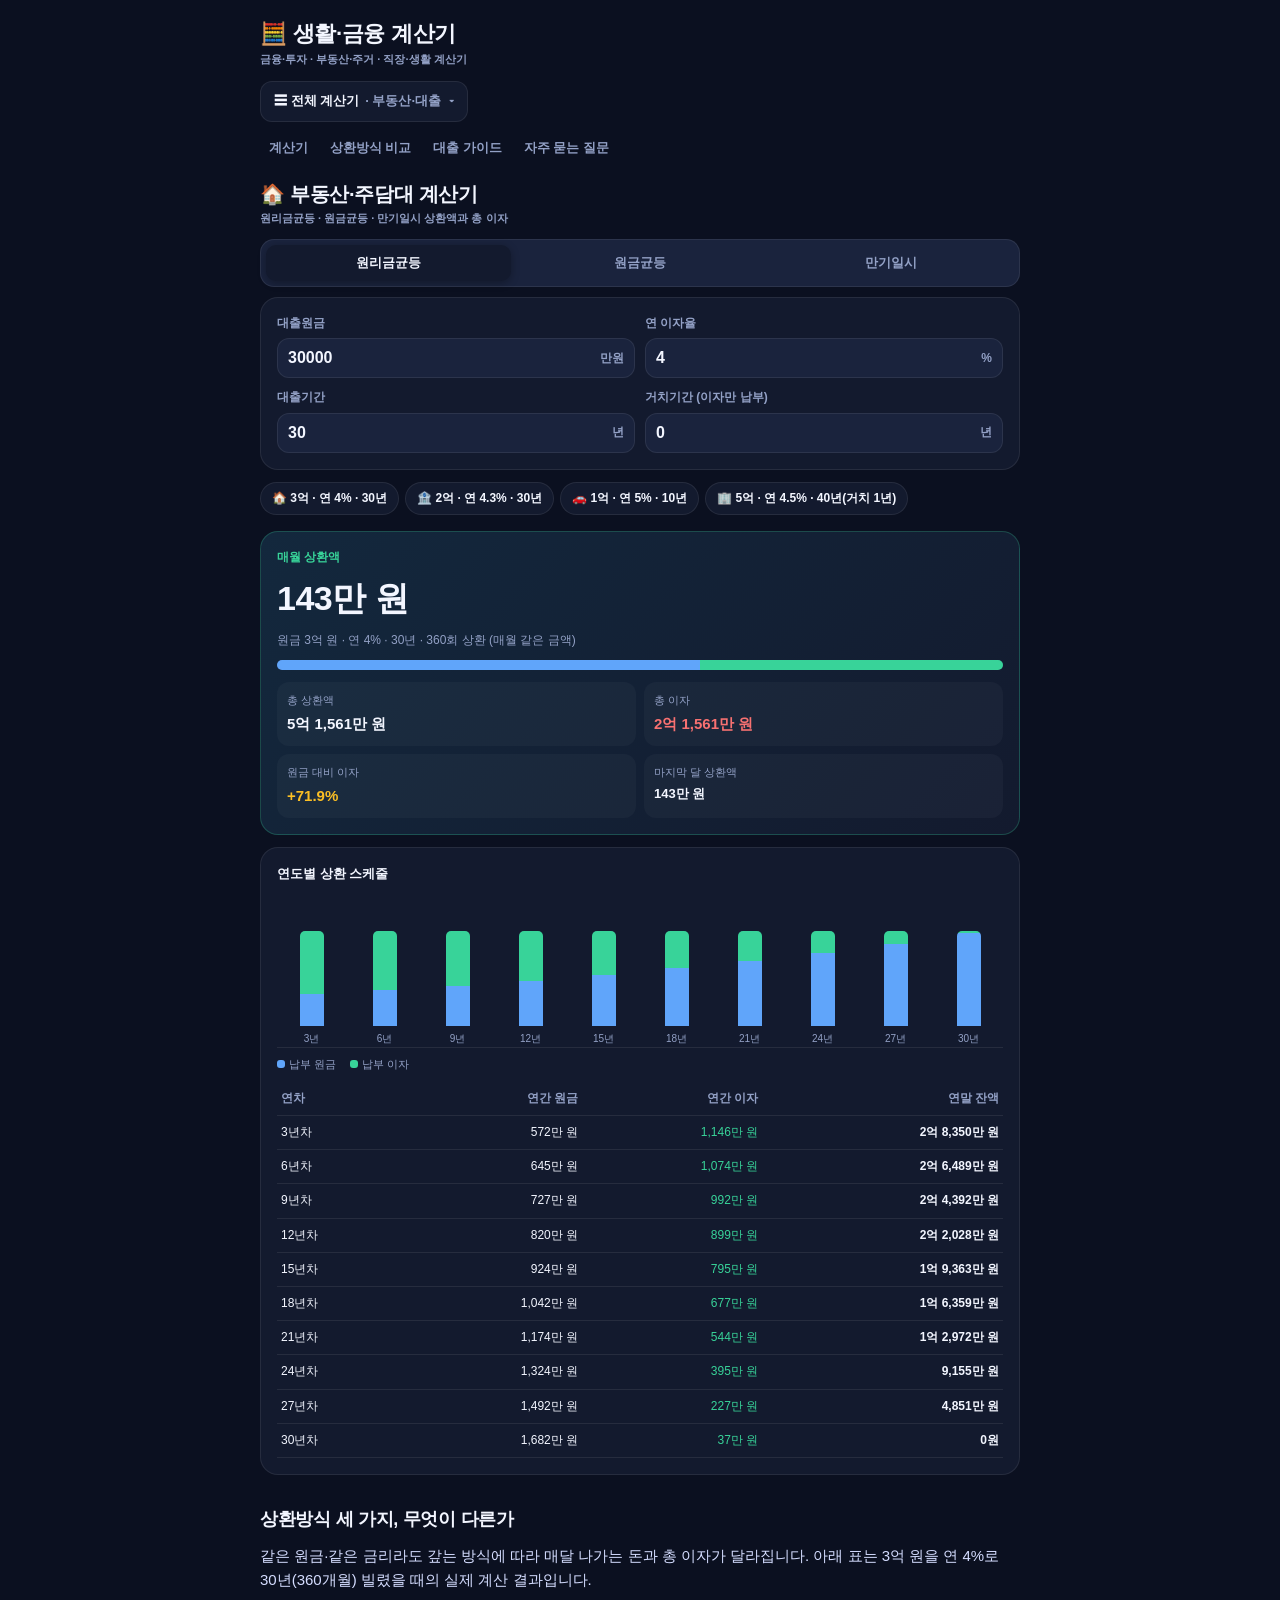
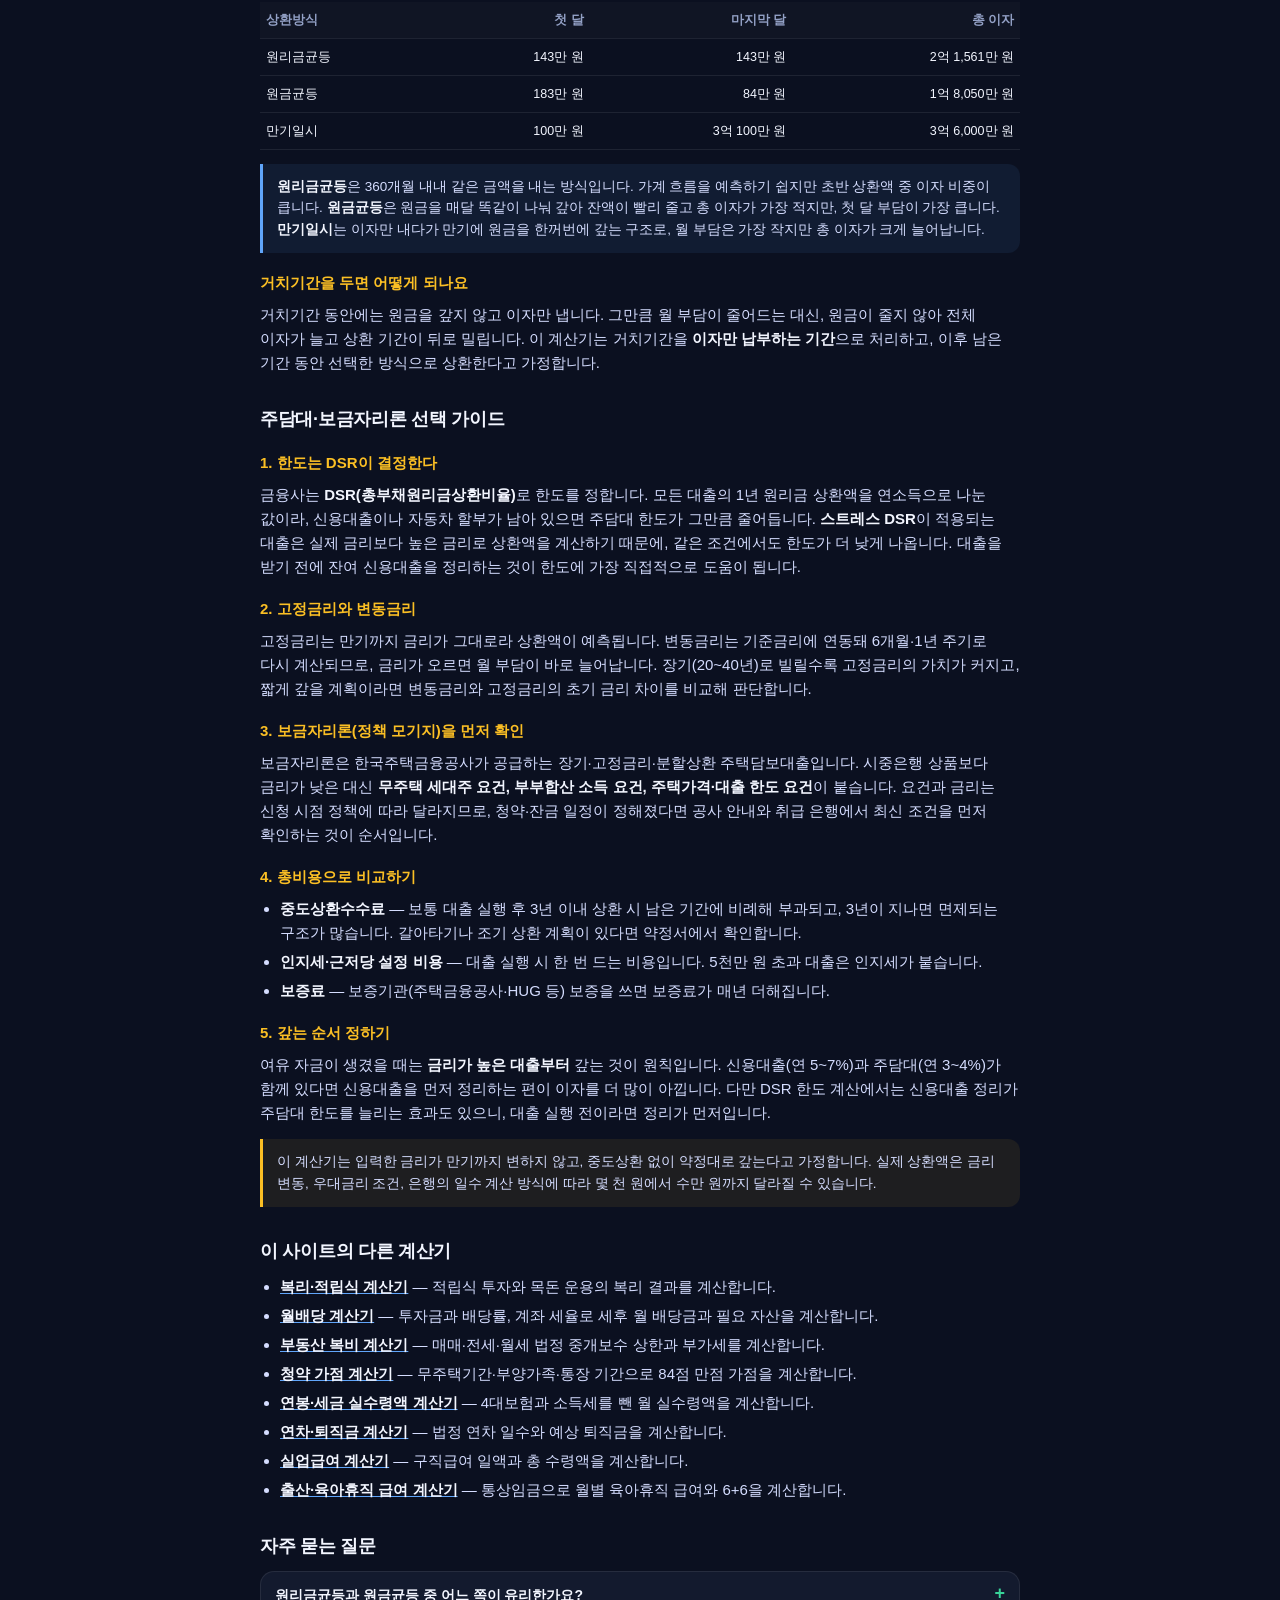
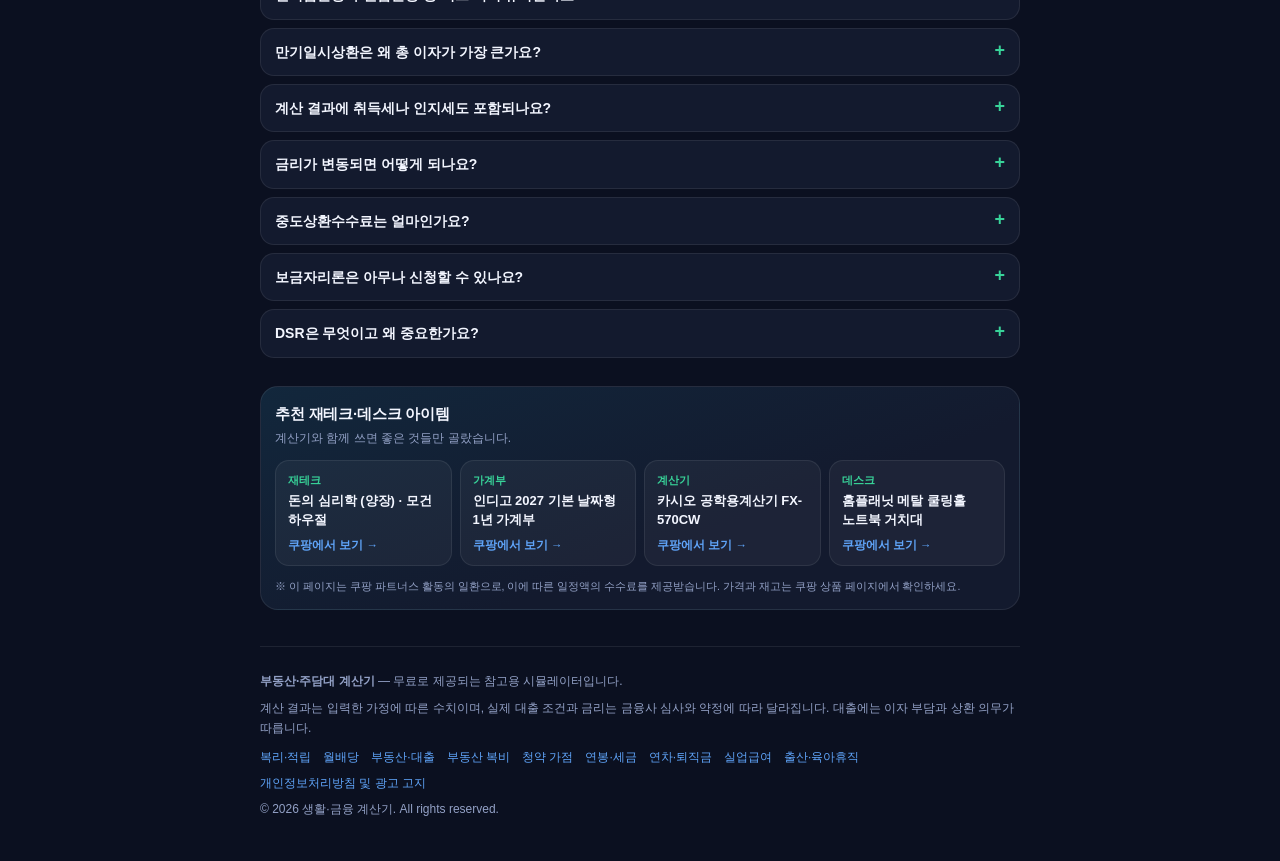
<file: loan.html>
<!DOCTYPE html>
<html lang="ko">
<head>
  <meta charset="UTF-8" />
  <meta name="viewport" content="width=device-width, initial-scale=1.0" />
  <title>부동산·주담대 계산기 | 원리금균등·원금균등 월 상환액 계산 (2026)</title>
  <meta name="description" content="대출원금과 연이율, 대출기간, 상환방식(원리금균등·원금균등·만기일시)을 입력하면 월 상환액과 총 이자, 총 상환액, 연도별 상환 스케줄을 바로 계산합니다. 보금자리론·주담대 선택 기준과 절세 가이드까지 무료로 제공." />
  <meta name="keywords" content="주담대 계산기, 대출 이자 계산기, 원리금균등, 원금균등, 만기일시, 월 상환액 계산, 보금자리론, 총 이자 계산, 주택담보대출" />
  <meta name="author" content="생활·금융 계산기" />
  <meta name="robots" content="index, follow" />
  <meta name="theme-color" content="#0b1020" />
  <link rel="canonical" href="https://handobin9782-lang.github.io/smart-calc/loan.html" />
  <link rel="stylesheet" href="style.css" />

  <meta property="og:type" content="website" />
  <meta property="og:site_name" content="생활·금융 계산기" />
  <meta property="og:locale" content="ko_KR" />
  <meta property="og:title" content="부동산·주담대 계산기 | 원리금균등·원금균등 월 상환액" />
  <meta property="og:description" content="3억 원을 연 4%로 30년 빌리면 매달 얼마를 내야 할까? 상환방식별 월 상환액과 총 이자를 한눈에 비교해 보세요." />
  <meta property="og:url" content="https://handobin9782-lang.github.io/smart-calc/loan.html" />
  <meta property="og:image" content="https://handobin9782-lang.github.io/smart-calc/og.png" />
  <meta property="og:image:width" content="1200" />
  <meta property="og:image:height" content="630" />
  <meta property="og:image:alt" content="생활·금융 계산기 - 부동산·주담대 월 상환액과 총 이자 계산" />

  <meta name="twitter:card" content="summary_large_image" />
  <meta name="twitter:title" content="부동산·주담대 계산기" />
  <meta name="twitter:description" content="원리금균등 · 원금균등 · 만기일시 상환액과 연도별 스케줄" />
  <meta name="twitter:image" content="https://handobin9782-lang.github.io/smart-calc/og.png" />
  <meta name="twitter:image:alt" content="생활·금융 계산기 - 부동산·주담대 월 상환액과 총 이자 계산" />

  <link rel="icon" href="data:image/svg+xml,%3Csvg xmlns='http://www.w3.org/2000/svg' viewBox='0 0 100 100'%3E%3Crect width='100' height='100' rx='22' fill='%230b1020'/%3E%3Ctext x='50' y='70' font-size='58' text-anchor='middle' fill='%2338d399'%3E%F0%9F%8F%A0%3C/text%3E%3C/svg%3E" />

  <script type="application/ld+json">
  {
    "@context": "https://schema.org",
    "@type": "WebApplication",
    "name": "부동산·주담대 계산기",
    "url": "https://handobin9782-lang.github.io/smart-calc/loan.html",
    "applicationCategory": "FinanceApplication",
    "operatingSystem": "All",
    "inLanguage": "ko",
    "description": "대출원금, 연이율, 대출기간, 상환방식을 입력하면 월 상환액과 총 이자, 총 상환액, 연도별 상환 스케줄을 계산하는 무료 주택담보대출 계산기입니다.",
    "offers": { "@type": "Offer", "price": "0", "priceCurrency": "KRW" }
  }
  </script>
  <script type="application/ld+json">
  {
    "@context": "https://schema.org",
    "@type": "FAQPage",
    "mainEntity": [
      {
        "@type": "Question",
        "name": "원리금균등과 원금균등 중 어느 쪽이 유리한가요?",
        "acceptedAnswer": {
          "@type": "Answer",
          "text": "총 이자는 원금균등이 적습니다. 매달 갚는 원금이 같아 잔액이 빨리 줄기 때문입니다. 대신 첫 달 상환액이 가장 크고 매달 조금씩 줄어듭니다. 월 상환액이 일정한 편이 좋으면 원리금균등을, 초반 여력이 있고 이자를 줄이고 싶으면 원금균등을 고릅니다."
        }
      },
      {
        "@type": "Question",
        "name": "만기일시상환은 왜 총 이자가 가장 큰가요?",
        "acceptedAnswer": {
          "@type": "Answer",
          "text": "만기까지 원금을 갚지 않고 이자만 내므로 대출 잔액이 줄지 않습니다. 이자는 매달 같은 대출잔액에 붙기 때문에 기간이 길수록 원리금균등·원금균등과의 차이가 크게 벌어집니다. 만기에 원금을 한 번에 갚아야 하는 부담도 있습니다."
        }
      },
      {
        "@type": "Question",
        "name": "계산 결과에 취득세나 인지세도 포함되나요?",
        "acceptedAnswer": {
          "@type": "Answer",
          "text": "아닙니다. 이 계산기는 원금과 이자만 계산합니다. 실제로는 근저당 설정 비용, 인지세, 중도상환수수료, 보증료(보증기관 이용 시), 금리 변동이 추가로 발생할 수 있습니다."
        }
      },
      {
        "@type": "Question",
        "name": "금리가 변동되면 어떻게 되나요?",
        "acceptedAnswer": {
          "@type": "Answer",
          "text": "변동금리 상품은 기준금리(COFIX 등)에 연동돼 6개월 또는 1년마다 상환액이 다시 계산됩니다. 이 계산기는 입력한 금리가 만기까지 유지된다고 가정하므로, 금리가 오르는 경우를 대비해 1~2%포인트 높인 조건으로도 한 번 더 계산해 두는 것이 안전합니다."
        }
      },
      {
        "@type": "Question",
        "name": "중도상환수수료는 얼마인가요?",
        "acceptedAnswer": {
          "@type": "Answer",
          "text": "상품마다 다르지만 대개 대출 실행 후 3년 안에 중도상환할 때 남은 기간에 비례해 부과하고, 3년이 지나면 면제되는 구조가 많습니다. 정확한 요율과 면제 시점은 대출 약정서나 금융사 앱에서 확인해야 합니다."
        }
      },
      {
        "@type": "Question",
        "name": "보금자리론은 아무나 신청할 수 있나요?",
        "acceptedAnswer": {
          "@type": "Answer",
          "text": "무주택 세대주이거나 일정 요건을 갖춘 경우 신청할 수 있고, 부부합산 소득과 주택가격, 대출 한도 요건이 함께 적용됩니다. 요건과 금리는 신청 시점의 정책에 따라 바뀌므로 한국주택금융공사 안내와 취급 은행에서 최신 조건을 확인해야 합니다."
        }
      },
      {
        "@type": "Question",
        "name": "DSR은 무엇이고 왜 중요한가요?",
        "acceptedAnswer": {
          "@type": "Answer",
          "text": "DSR(총부채원리금상환비율)은 모든 대출의 연간 원리금 상환액을 연소득으로 나눈 비율입니다. 금융사는 이 비율로 대출 한도를 정하기 때문에, 같은 소득이라도 기존 대출이 많으면 새 대출 한도가 줄어듭니다. 스트레스 DSR이 적용되면 실제 금리보다 높은 금리로 계산해 한도가 더 줄어들 수 있습니다."
        }
      }
    ]
  }
  </script>
  <script async src="https://pagead2.googlesyndication.com/pagead/js/adsbygoogle.js?client=ca-pub-9910389156575302" crossorigin="anonymous"></script>
</head>
<body>
<div class="wrap">
  <div class="header">
    <div class="title"><a href="./">🧮 생활·금융 계산기</a>
      <small>금융·투자 · 부동산·주거 · 직장·생활 계산기</small>
    </div>
  </div>

  <nav class="calc-menu-wrap" aria-label="계산기 전체 메뉴">
    <details class="calc-menu">
      <summary>☰ 전체 계산기 <span class="menu-here">· 부동산·대출</span></summary>
      <div class="hub">
        <div class="hub-cat">
          <div class="hub-cat-title">① 금융·투자</div>
          <div class="hub-cards">
            <a class="hub-card" href="./"><span class="hub-ico">📈</span><span class="hub-txt"><b>복리·적립식</b><small>적립·복리로 목표 자산 계산</small></span></a>
            <a class="hub-card" href="dividend.html"><span class="hub-ico">💰</span><span class="hub-txt"><b>주식·ETF 월배당</b><small>세후 월 배당금 계산</small></span></a>
          </div>
        </div>
        <div class="hub-cat">
          <div class="hub-cat-title">② 부동산·주거</div>
          <div class="hub-cards">
            <a class="hub-card current" href="loan.html"><span class="hub-ico">🏠</span><span class="hub-txt"><b>부동산·대출</b><small>주담대 월 상환액·총 이자</small></span></a>
            <a class="hub-card" href="brokerage.html"><span class="hub-ico">🧾</span><span class="hub-txt"><b>부동산 복비</b><small>매매·전세·월세 중개보수</small></span></a>
            <a class="hub-card" href="subscription.html"><span class="hub-ico">🎯</span><span class="hub-txt"><b>청약 가점</b><small>84점 만점 가점 계산</small></span></a>
          </div>
        </div>
        <div class="hub-cat">
          <div class="hub-cat-title">③ 직장·생활</div>
          <div class="hub-cards">
            <a class="hub-card" href="salary.html"><span class="hub-ico">💵</span><span class="hub-txt"><b>연봉 실수령</b><small>4대보험·세금 뺀 월급</small></span></a>
            <a class="hub-card" href="leave.html"><span class="hub-ico">🗓️</span><span class="hub-txt"><b>연차·퇴직금</b><small>연차 일수·퇴직금</small></span></a>
            <a class="hub-card" href="unemployment.html"><span class="hub-ico">🧳</span><span class="hub-txt"><b>실업급여</b><small>구직급여 총 수령액</small></span></a>
            <a class="hub-card" href="parental.html"><span class="hub-ico">👶</span><span class="hub-txt"><b>출산·육아휴직</b><small>육아휴직 급여·6+6</small></span></a>
          </div>
        </div>
      </div>
    </details>
  </nav>

  <nav class="section-nav">
    <a href="#calc">계산기</a>
    <a href="#types">상환방식 비교</a>
    <a href="#guide">대출 가이드</a>
    <a href="#faq">자주 묻는 질문</a>
  </nav>

  <h1 class="title" style="font-size:20px;margin:6px 0 12px;">🏠 부동산·주담대 계산기
    <small>원리금균등 · 원금균등 · 만기일시 상환액과 총 이자</small>
  </h1>

  <div id="calc">
    <div class="segmented" id="seg-mode">
      <button class="seg-btn active" onclick="setMode('equal', this)">원리금균등</button>
      <button class="seg-btn" onclick="setMode('principal', this)">원금균등</button>
      <button class="seg-btn" onclick="setMode('interest', this)">만기일시</button>
    </div>

    <div class="card">
      <div class="input-grid">
        <div class="field">
          <label for="amount">대출원금</label>
          <div class="input-box">
            <input id="amount" type="number" value="30000" min="0" step="100" inputmode="decimal" oninput="calcLoan()" />
            <span class="unit">만원</span>
          </div>
        </div>
        <div class="field">
          <label for="rate">연 이자율</label>
          <div class="input-box">
            <input id="rate" type="number" value="4" min="0" max="30" step="0.05" inputmode="decimal" oninput="calcLoan()" />
            <span class="unit">%</span>
          </div>
        </div>
        <div class="field">
          <label for="years">대출기간</label>
          <div class="input-box">
            <input id="years" type="number" value="30" min="1" max="50" step="1" inputmode="numeric" oninput="calcLoan()" />
            <span class="unit">년</span>
          </div>
        </div>
        <div class="field">
          <label for="grace">거치기간 (이자만 납부)</label>
          <div class="input-box">
            <input id="grace" type="number" value="0" min="0" max="20" step="1" inputmode="numeric" oninput="calcLoan()" />
            <span class="unit">년</span>
          </div>
        </div>
      </div>
    </div>

    <div class="presets">
      <button class="preset-btn" onclick="applyLoanPreset(30000, 4, 30, 0)">🏠 3억 · 연 4% · 30년</button>
      <button class="preset-btn" onclick="applyLoanPreset(20000, 4.3, 30, 0)">🏦 2억 · 연 4.3% · 30년</button>
      <button class="preset-btn" onclick="applyLoanPreset(10000, 5, 10, 0)">🚗 1억 · 연 5% · 10년</button>
      <button class="preset-btn" onclick="applyLoanPreset(50000, 4.5, 40, 1)">🏢 5억 · 연 4.5% · 40년(거치 1년)</button>
    </div>

    <div class="card result-hero">
      <div class="hero-label" id="hero-label">매월 상환액</div>
      <div class="hero-val" id="hero-val">-</div>
      <div class="hero-sub" id="hero-sub">-</div>
      <div class="bar-wrap">
        <div class="bar-principal" id="bar-p" style="width:60%"></div>
        <div class="bar-profit" id="bar-r" style="width:40%"></div>
      </div>
      <div class="stats">
        <div class="stat">
          <div class="stat-k">총 상환액</div>
          <div class="stat-v" id="res-total">-</div>
        </div>
        <div class="stat">
          <div class="stat-k">총 이자</div>
          <div class="stat-v red" id="res-interest">-</div>
        </div>
        <div class="stat">
          <div class="stat-k">원금 대비 이자</div>
          <div class="stat-v gold" id="res-ratio">-</div>
        </div>
        <div class="stat">
          <div class="stat-k">마지막 달 상환액</div>
          <div class="stat-v small" id="res-last">-</div>
        </div>
      </div>
    </div>

    <div class="card">
      <div style="font-size:13px;font-weight:700;margin-bottom:4px;">연도별 상환 스케줄</div>
      <div class="chart" id="chart"></div>
      <div class="chart-legend">
        <span><span class="dot" style="background:var(--accent2)"></span>납부 원금</span>
        <span><span class="dot" style="background:var(--accent)"></span>납부 이자</span>
      </div>
      <div class="table-scroll">
        <table>
          <thead>
            <tr><th>연차</th><th>연간 원금</th><th>연간 이자</th><th>연말 잔액</th></tr>
          </thead>
          <tbody id="tbody"></tbody>
        </table>
      </div>
    </div>
    <div class="ad-slot" id="ad-top"></div>
  </div>

  <section class="doc" id="types">
    <h2>상환방식 세 가지, 무엇이 다른가</h2>
    <p>같은 원금·같은 금리라도 갚는 방식에 따라 매달 나가는 돈과 총 이자가 달라집니다. 아래 표는 3억 원을 연 4%로 30년(360개월) 빌렸을 때의 실제 계산 결과입니다.</p>
    <table class="doc-table">
      <thead>
        <tr><th>상환방식</th><th>첫 달</th><th>마지막 달</th><th>총 이자</th></tr>
      </thead>
      <tbody id="compare-body">
        <tr><td>원리금균등</td><td>143만 원</td><td>143만 원</td><td>2억 1,561만 원</td></tr>
        <tr><td>원금균등</td><td>183만 원</td><td>84만 원</td><td>1억 8,050만 원</td></tr>
        <tr><td>만기일시</td><td>100만 원</td><td>3억 100만 원</td><td>3억 6,000만 원</td></tr>
      </tbody>
    </table>
    <div class="callout">
      <strong>원리금균등</strong>은 360개월 내내 같은 금액을 내는 방식입니다. 가계 흐름을 예측하기 쉽지만 초반 상환액 중 이자 비중이 큽니다. <strong>원금균등</strong>은 원금을 매달 똑같이 나눠 갚아 잔액이 빨리 줄고 총 이자가 가장 적지만, 첫 달 부담이 가장 큽니다. <strong>만기일시</strong>는 이자만 내다가 만기에 원금을 한꺼번에 갚는 구조로, 월 부담은 가장 작지만 총 이자가 크게 늘어납니다.
    </div>

    <h3>거치기간을 두면 어떻게 되나요</h3>
    <p>거치기간 동안에는 원금을 갚지 않고 이자만 냅니다. 그만큼 월 부담이 줄어드는 대신, 원금이 줄지 않아 전체 이자가 늘고 상환 기간이 뒤로 밀립니다. 이 계산기는 거치기간을 <strong>이자만 납부하는 기간</strong>으로 처리하고, 이후 남은 기간 동안 선택한 방식으로 상환한다고 가정합니다.</p>
  </section>

  <section class="doc" id="guide">
    <h2>주담대·보금자리론 선택 가이드</h2>

    <h3>1. 한도는 DSR이 결정한다</h3>
    <p>금융사는 <strong>DSR(총부채원리금상환비율)</strong>로 한도를 정합니다. 모든 대출의 1년 원리금 상환액을 연소득으로 나눈 값이라, 신용대출이나 자동차 할부가 남아 있으면 주담대 한도가 그만큼 줄어듭니다. <strong>스트레스 DSR</strong>이 적용되는 대출은 실제 금리보다 높은 금리로 상환액을 계산하기 때문에, 같은 조건에서도 한도가 더 낮게 나옵니다. 대출을 받기 전에 잔여 신용대출을 정리하는 것이 한도에 가장 직접적으로 도움이 됩니다.</p>

    <h3>2. 고정금리와 변동금리</h3>
    <p>고정금리는 만기까지 금리가 그대로라 상환액이 예측됩니다. 변동금리는 기준금리에 연동돼 6개월·1년 주기로 다시 계산되므로, 금리가 오르면 월 부담이 바로 늘어납니다. 장기(20~40년)로 빌릴수록 고정금리의 가치가 커지고, 짧게 갚을 계획이라면 변동금리와 고정금리의 초기 금리 차이를 비교해 판단합니다.</p>

    <h3>3. 보금자리론(정책 모기지)을 먼저 확인</h3>
    <p>보금자리론은 한국주택금융공사가 공급하는 장기·고정금리·분할상환 주택담보대출입니다. 시중은행 상품보다 금리가 낮은 대신 <strong>무주택 세대주 요건, 부부합산 소득 요건, 주택가격·대출 한도 요건</strong>이 붙습니다. 요건과 금리는 신청 시점 정책에 따라 달라지므로, 청약·잔금 일정이 정해졌다면 공사 안내와 취급 은행에서 최신 조건을 먼저 확인하는 것이 순서입니다.</p>

    <h3>4. 총비용으로 비교하기</h3>
    <ul>
      <li><strong>중도상환수수료</strong> — 보통 대출 실행 후 3년 이내 상환 시 남은 기간에 비례해 부과되고, 3년이 지나면 면제되는 구조가 많습니다. 갈아타기나 조기 상환 계획이 있다면 약정서에서 확인합니다.</li>
      <li><strong>인지세·근저당 설정 비용</strong> — 대출 실행 시 한 번 드는 비용입니다. 5천만 원 초과 대출은 인지세가 붙습니다.</li>
      <li><strong>보증료</strong> — 보증기관(주택금융공사·HUG 등) 보증을 쓰면 보증료가 매년 더해집니다.</li>
    </ul>

    <h3>5. 갚는 순서 정하기</h3>
    <p>여유 자금이 생겼을 때는 <strong>금리가 높은 대출부터</strong> 갚는 것이 원칙입니다. 신용대출(연 5~7%)과 주담대(연 3~4%)가 함께 있다면 신용대출을 먼저 정리하는 편이 이자를 더 많이 아낍니다. 다만 DSR 한도 계산에서는 신용대출 정리가 주담대 한도를 늘리는 효과도 있으니, 대출 실행 전이라면 정리가 먼저입니다.</p>
    <div class="callout warn">
      이 계산기는 입력한 금리가 만기까지 변하지 않고, 중도상환 없이 약정대로 갚는다고 가정합니다. 실제 상환액은 금리 변동, 우대금리 조건, 은행의 일수 계산 방식에 따라 몇 천 원에서 수만 원까지 달라질 수 있습니다.
    </div>
  </section>

  <section class="doc">
    <h2>이 사이트의 다른 계산기</h2>
        <ul>
      <li><a href="./"><strong>복리·적립식 계산기</strong></a> — 적립식 투자와 목돈 운용의 복리 결과를 계산합니다.</li>
      <li><a href="dividend.html"><strong>월배당 계산기</strong></a> — 투자금과 배당률, 계좌 세율로 세후 월 배당금과 필요 자산을 계산합니다.</li>
      <li><a href="brokerage.html"><strong>부동산 복비 계산기</strong></a> — 매매·전세·월세 법정 중개보수 상한과 부가세를 계산합니다.</li>
      <li><a href="subscription.html"><strong>청약 가점 계산기</strong></a> — 무주택기간·부양가족·통장 기간으로 84점 만점 가점을 계산합니다.</li>
      <li><a href="salary.html"><strong>연봉·세금 실수령액 계산기</strong></a> — 4대보험과 소득세를 뺀 월 실수령액을 계산합니다.</li>
      <li><a href="leave.html"><strong>연차·퇴직금 계산기</strong></a> — 법정 연차 일수와 예상 퇴직금을 계산합니다.</li>
      <li><a href="unemployment.html"><strong>실업급여 계산기</strong></a> — 구직급여 일액과 총 수령액을 계산합니다.</li>
      <li><a href="parental.html"><strong>출산·육아휴직 급여 계산기</strong></a> — 통상임금으로 월별 육아휴직 급여와 6+6을 계산합니다.</li>
    </ul>
  </section>

  <div class="ad-slot" id="ad-bottom"></div>

  <section class="doc" id="faq">
    <h2>자주 묻는 질문</h2>

    <details class="faq">
      <summary>원리금균등과 원금균등 중 어느 쪽이 유리한가요?</summary>
      <p>총 이자는 원금균등이 적습니다. 매달 갚는 원금이 같아 잔액이 빨리 줄기 때문입니다. 대신 첫 달 상환액이 가장 크고 매달 조금씩 줄어듭니다. 월 상환액이 일정한 편이 좋으면 원리금균등을, 초반 여력이 있고 이자를 줄이고 싶으면 원금균등을 고릅니다.</p>
    </details>

    <details class="faq">
      <summary>만기일시상환은 왜 총 이자가 가장 큰가요?</summary>
      <p>만기까지 원금을 갚지 않고 이자만 내므로 대출 잔액이 줄지 않습니다. 이자는 매달 같은 대출잔액에 붙기 때문에 기간이 길수록 원리금균등·원금균등과의 차이가 크게 벌어집니다. 만기에 원금을 한 번에 갚아야 하는 부담도 있습니다.</p>
    </details>

    <details class="faq">
      <summary>계산 결과에 취득세나 인지세도 포함되나요?</summary>
      <p>아닙니다. 이 계산기는 원금과 이자만 계산합니다. 실제로는 근저당 설정 비용, 인지세, 중도상환수수료, 보증료(보증기관 이용 시), 금리 변동이 추가로 발생할 수 있습니다.</p>
    </details>

    <details class="faq">
      <summary>금리가 변동되면 어떻게 되나요?</summary>
      <p>변동금리 상품은 기준금리(COFIX 등)에 연동돼 6개월 또는 1년마다 상환액이 다시 계산됩니다. 이 계산기는 입력한 금리가 만기까지 유지된다고 가정하므로, 금리가 오르는 경우를 대비해 1~2%포인트 높인 조건으로도 한 번 더 계산해 두는 것이 안전합니다.</p>
    </details>

    <details class="faq">
      <summary>중도상환수수료는 얼마인가요?</summary>
      <p>상품마다 다르지만 대개 대출 실행 후 3년 안에 중도상환할 때 남은 기간에 비례해 부과하고, 3년이 지나면 면제되는 구조가 많습니다. 정확한 요율과 면제 시점은 대출 약정서나 금융사 앱에서 확인해야 합니다.</p>
    </details>

    <details class="faq">
      <summary>보금자리론은 아무나 신청할 수 있나요?</summary>
      <p>무주택 세대주이거나 일정 요건을 갖춘 경우 신청할 수 있고, 부부합산 소득과 주택가격, 대출 한도 요건이 함께 적용됩니다. 요건과 금리는 신청 시점의 정책에 따라 바뀌므로 한국주택금융공사 안내와 취급 은행에서 최신 조건을 확인해야 합니다.</p>
    </details>

    <details class="faq">
      <summary>DSR은 무엇이고 왜 중요한가요?</summary>
      <p>DSR(총부채원리금상환비율)은 모든 대출의 연간 원리금 상환액을 연소득으로 나눈 비율입니다. 금융사는 이 비율로 대출 한도를 정하기 때문에, 같은 소득이라도 기존 대출이 많으면 새 대출 한도가 줄어듭니다. 스트레스 DSR이 적용되면 실제 금리보다 높은 금리로 계산해 한도가 더 줄어들 수 있습니다.</p>
    </details>
  </section>

  <!-- 쿠팡 파트너스 추천 아이템 -->
  <section class="pick" aria-label="추천 재테크·데스크 아이템">
    <div class="pick-head">
      <h2>추천 재테크·데스크 아이템</h2>
      <p>계산기와 함께 쓰면 좋은 것들만 골랐습니다.</p>
    </div>
    <div class="pick-grid">
      <a class="pick-card" href="https://link.coupang.com/a/iO9DmRwQ6m" target="_blank" rel="noopener sponsored">
        <span class="pick-badge">재테크</span>
        <span class="pick-name">돈의 심리학 (양장) · 모건 하우절</span>
        <span class="pick-cta">쿠팡에서 보기 →</span>
      </a>
      <a class="pick-card" href="https://link.coupang.com/a/iO9HlzNrC8" target="_blank" rel="noopener sponsored">
        <span class="pick-badge">가계부</span>
        <span class="pick-name">인디고 2027 기본 날짜형 1년 가계부</span>
        <span class="pick-cta">쿠팡에서 보기 →</span>
      </a>
      <a class="pick-card" href="https://link.coupang.com/a/iO9AIDrIf6" target="_blank" rel="noopener sponsored">
        <span class="pick-badge">계산기</span>
        <span class="pick-name">카시오 공학용계산기 FX-570CW</span>
        <span class="pick-cta">쿠팡에서 보기 →</span>
      </a>
      <a class="pick-card" href="https://link.coupang.com/a/iO9FqWjR3k" target="_blank" rel="noopener sponsored">
        <span class="pick-badge">데스크</span>
        <span class="pick-name">홈플래닛 메탈 쿨링홀 노트북 거치대</span>
        <span class="pick-cta">쿠팡에서 보기 →</span>
      </a>
    </div>
    <p class="pick-note">※ 이 페이지는 쿠팡 파트너스 활동의 일환으로, 이에 따른 일정액의 수수료를 제공받습니다. 가격과 재고는 쿠팡 상품 페이지에서 확인하세요.</p>
  </section>

<footer class="site-footer">
    <p><strong>부동산·주담대 계산기</strong> — 무료로 제공되는 참고용 시뮬레이터입니다.</p>
    <p>계산 결과는 입력한 가정에 따른 수치이며, 실제 대출 조건과 금리는 금융사 심사와 약정에 따라 달라집니다. 대출에는 이자 부담과 상환 의무가 따릅니다.</p>
    <div class="footer-links">
      <a href="./">복리·적립</a>
      <a href="dividend.html">월배당</a>
      <a href="loan.html">부동산·대출</a>
      <a href="brokerage.html">부동산 복비</a>
      <a href="subscription.html">청약 가점</a>
      <a href="salary.html">연봉·세금</a>
      <a href="leave.html">연차·퇴직금</a>
      <a href="unemployment.html">실업급여</a>
      <a href="parental.html">출산·육아휴직</a>
      <a href="privacy.html">개인정보처리방침 및 광고 고지</a>
    </div>
    <p>© 2026 생활·금융 계산기. All rights reserved.</p>
  </footer>
</div>

<script>
let mode = 'equal';

function setMode(m, btn) {
  mode = m;
  document.querySelectorAll('#seg-mode .seg-btn').forEach(b => b.classList.remove('active'));
  btn.classList.add('active');
  calcLoan();
}

function applyLoanPreset(amount, rate, years, grace) {
  document.getElementById('amount').value = amount;
  document.getElementById('rate').value = rate;
  document.getElementById('years').value = years;
  document.getElementById('grace').value = grace;
  calcLoan();
}

// 만원 단위 숫자를 '1억 2,345만 원' 형태로
function fmtWon(manwon) {
  const v = Math.round(manwon);
  if (v === 0) return '0원';
  if (v >= 10000) {
    const eok = Math.floor(v / 10000);
    const rem = v % 10000;
    return rem > 0 ? `${eok.toLocaleString()}억 ${rem.toLocaleString()}만 원` : `${eok.toLocaleString()}억 원`;
  }
  return `${v.toLocaleString()}만 원`;
}

function simulate(P, annualRate, years, graceYears, mode) {
  const n = Math.max(1, Math.round(years * 12));
  const g = Math.min(n - 1, Math.max(0, Math.round(graceYears * 12)));
  const r = annualRate / 100 / 12;
  const rows = [];
  let balance = P;
  let totalInterest = 0;
  let totalPaid = 0;

  // 원리금균등: 거치 후 남은 기간에 대해 매월 고정액
  const n2 = n - g;
  let fixedPay = 0;
  if (mode === 'equal') {
    fixedPay = r === 0 ? P / n2 : (P * r * Math.pow(1 + r, n2)) / (Math.pow(1 + r, n2) - 1);
  }
  const principalPart = P / n2;

  for (let m = 1; m <= n; m++) {
    let interest = balance * r;
    let principal = 0;
    let pay = 0;

    if (m <= g) {
      // 거치기간: 이자만
      principal = 0;
      pay = interest;
    } else if (mode === 'equal') {
      pay = fixedPay;
      principal = pay - interest;
      if (m === n) { principal = balance; pay = principal + interest; }
    } else if (mode === 'principal') {
      principal = Math.min(balance, principalPart);
      if (m === n) principal = balance;
      pay = principal + interest;
    } else {
      // 만기일시
      principal = (m === n) ? balance : 0;
      pay = principal + interest;
    }

    balance -= principal;
    if (Math.abs(balance) < 1e-6) balance = 0;
    totalInterest += interest;
    totalPaid += pay;
    rows.push({ m, principal, interest, pay, balance });
  }
  return { rows, totalInterest, totalPaid, n, g };
}

function calcLoan() {
  const P = Math.max(0, parseFloat(document.getElementById('amount').value) || 0);
  const rate = Math.max(0, parseFloat(document.getElementById('rate').value) || 0);
  const years = Math.min(50, Math.max(1, parseInt(document.getElementById('years').value) || 1));
  const grace = Math.min(20, Math.max(0, parseInt(document.getElementById('grace').value) || 0));

  const { rows, totalInterest, totalPaid, n, g } = simulate(P, rate, years, grace, mode);

  const first = rows[0];
  const firstAfterGrace = rows[Math.min(g, rows.length - 1)];
  const last = rows[rows.length - 1];

  document.getElementById('hero-label').textContent =
    mode === 'equal' ? (g > 0 ? '거치 후 매월 상환액' : '매월 상환액')
    : mode === 'principal' ? (g > 0 ? '거치 후 첫 달 상환액' : '첫 달 상환액')
    : (g > 0 ? '거치 후 매월 이자' : '매월 이자');

  const heroVal = mode === 'equal' ? (g > 0 ? firstAfterGrace.pay : first.pay)
    : mode === 'principal' ? (g > 0 ? firstAfterGrace.pay : first.pay)
    : first.pay + 0;
  document.getElementById('hero-val').textContent = fmtWon(heroVal);
  document.getElementById('hero-sub').textContent =
    `원금 ${fmtWon(P)} · 연 ${rate}% · ${years}년 · ${n}회 상환`
    + (mode === 'equal' ? ' (매월 같은 금액)' : mode === 'principal' ? ' (매달 원금 균등, 상환액은 점점 감소)' : ' (만기에 원금 일시 상환)');

  document.getElementById('res-total').textContent = fmtWon(totalPaid);
  document.getElementById('res-interest').textContent = fmtWon(totalInterest);
  document.getElementById('res-ratio').textContent = P > 0 ? `+${((totalInterest / P) * 100).toFixed(1)}%` : '—';
  document.getElementById('res-last').textContent = fmtWon(last.pay);

  const pRatio = totalPaid > 0 ? (P / totalPaid) * 100 : 100;
  document.getElementById('bar-p').style.width = `${pRatio.toFixed(1)}%`;
  document.getElementById('bar-r').style.width = `${(100 - pRatio).toFixed(1)}%`;

  // 연도별 집계
  const yearly = [];
  for (let y = 0; y < Math.ceil(n / 12); y++) {
    const slice = rows.slice(y * 12, y * 12 + 12);
    yearly.push({
      y: y + 1,
      principal: slice.reduce((s, r) => s + r.principal, 0),
      interest: slice.reduce((s, r) => s + r.interest, 0),
      balance: slice[slice.length - 1].balance
    });
  }

  const step = Math.max(1, Math.ceil(yearly.length / 10));
  const sampled = yearly.filter((_, i) => (i + 1) % step === 0 || i === yearly.length - 1);
  const maxPay = Math.max(...sampled.map(r => r.principal + r.interest), 1);
  // 원금(파랑)·이자(초록)를 위아래로 쌓아 그림
  document.getElementById('chart').innerHTML = sampled.map(r => {
    const sum = r.principal + r.interest;
    const h = Math.max(6, Math.round((sum / maxPay) * 95));
    const ph = Math.round((r.principal / (sum || 1)) * h);
    const ih = h - ph;
    return `<div class="bar-col">
      <div class="bar-stack" style="height:${h}px">
        <div style="height:${ph}px;background:var(--accent2)"></div>
        <div style="height:${ih}px;background:var(--accent)"></div>
      </div>
      <div class="bar-lbl">${r.y}년</div>
    </div>`;
  }).join('');

  document.getElementById('tbody').innerHTML = sampled.map(r => `
    <tr>
      <td>${r.y}년차</td>
      <td>${fmtWon(r.principal)}</td>
      <td class="green">${fmtWon(r.interest)}</td>
      <td style="font-weight:700">${fmtWon(r.balance)}</td>
    </tr>
  `).join('');

  updateCompareTable();
}

// 상환방식 3종 비교표(고정 예시: 3억·연 4%·30년)
function updateCompareTable() {
  const P = 30000, rate = 4, years = 30;
  const modes = [
    ['원리금균등', 'equal'],
    ['원금균등', 'principal'],
    ['만기일시', 'interest']
  ];
  document.getElementById('compare-body').innerHTML = modes.map(([label, m]) => {
    const s = simulate(P, rate, years, 0, m);
    const first = s.rows[0].pay;
    const last = s.rows[s.rows.length - 1].pay;
    return `<tr><td>${label}</td><td>${fmtWon(first)}</td><td>${fmtWon(last)}</td><td>${fmtWon(s.totalInterest)}</td></tr>`;
  }).join('');
}

calcLoan();
</script>
</body>
</html>
</file>
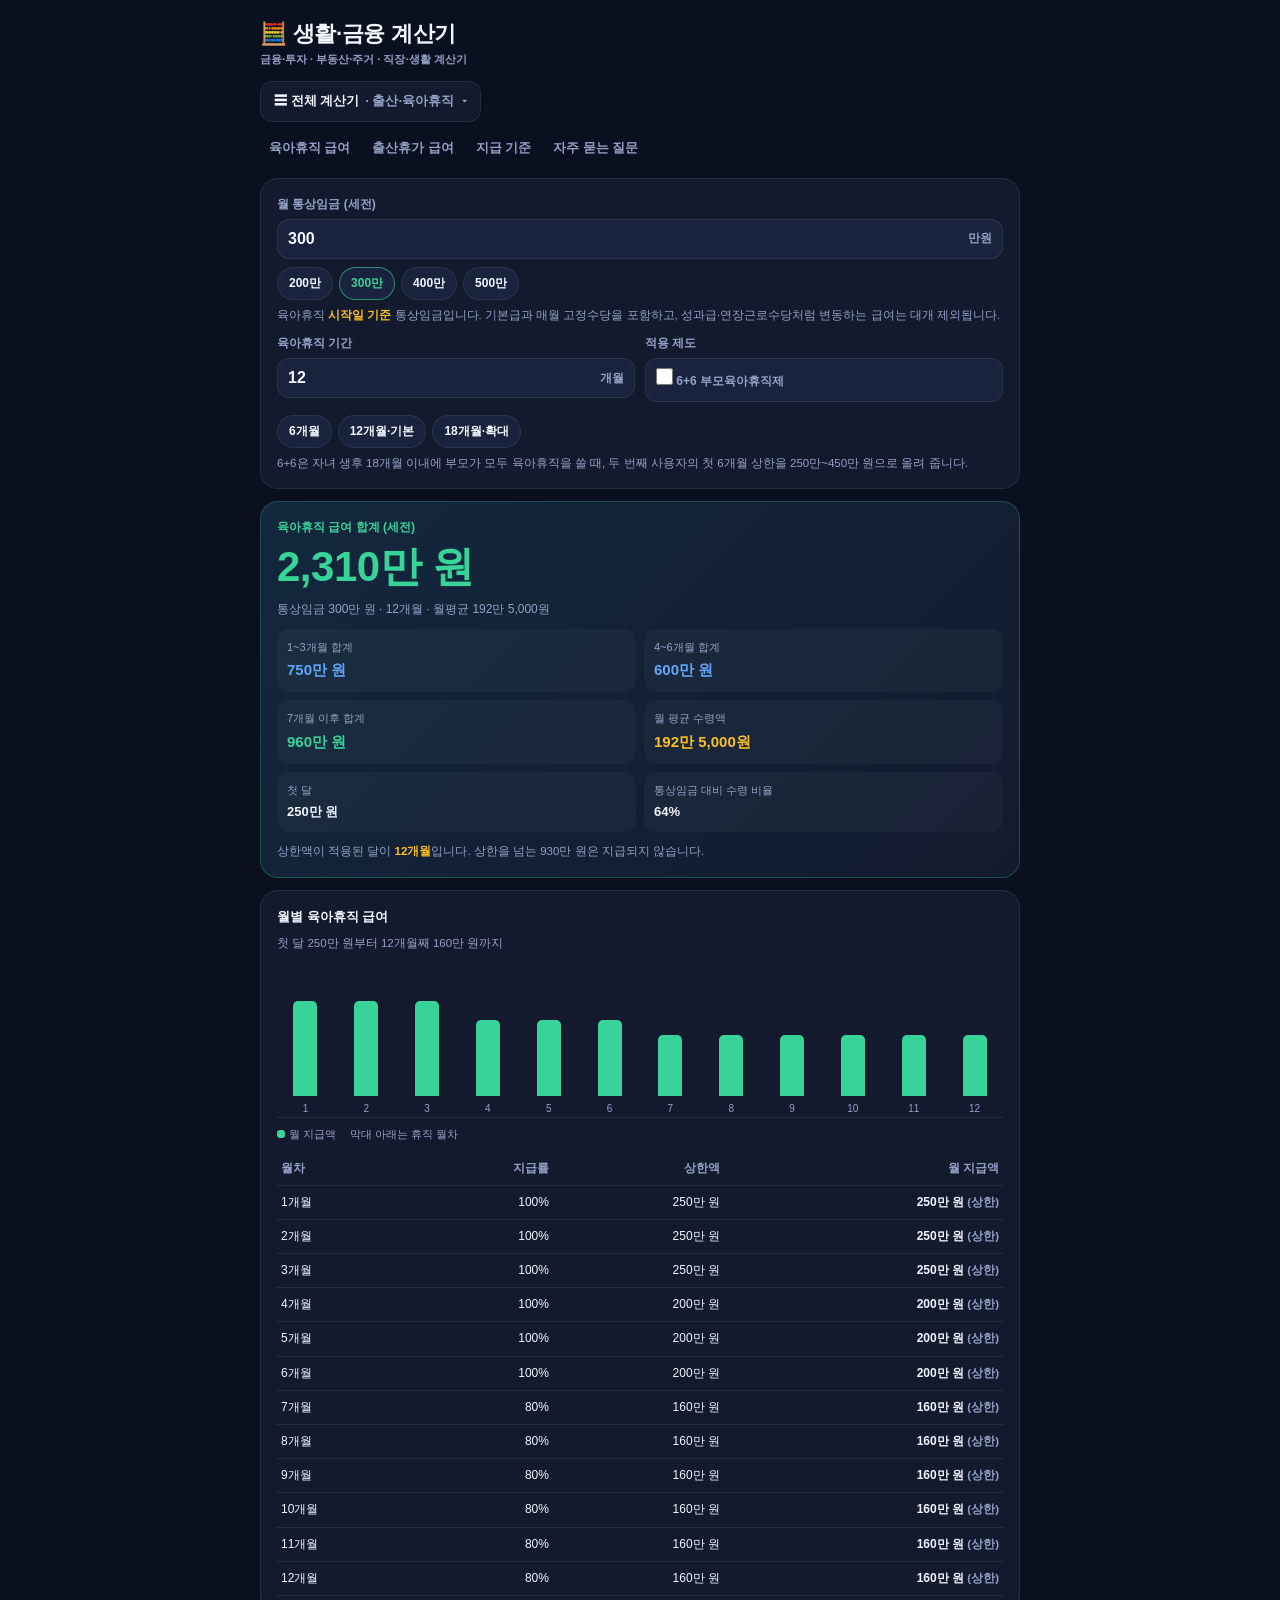
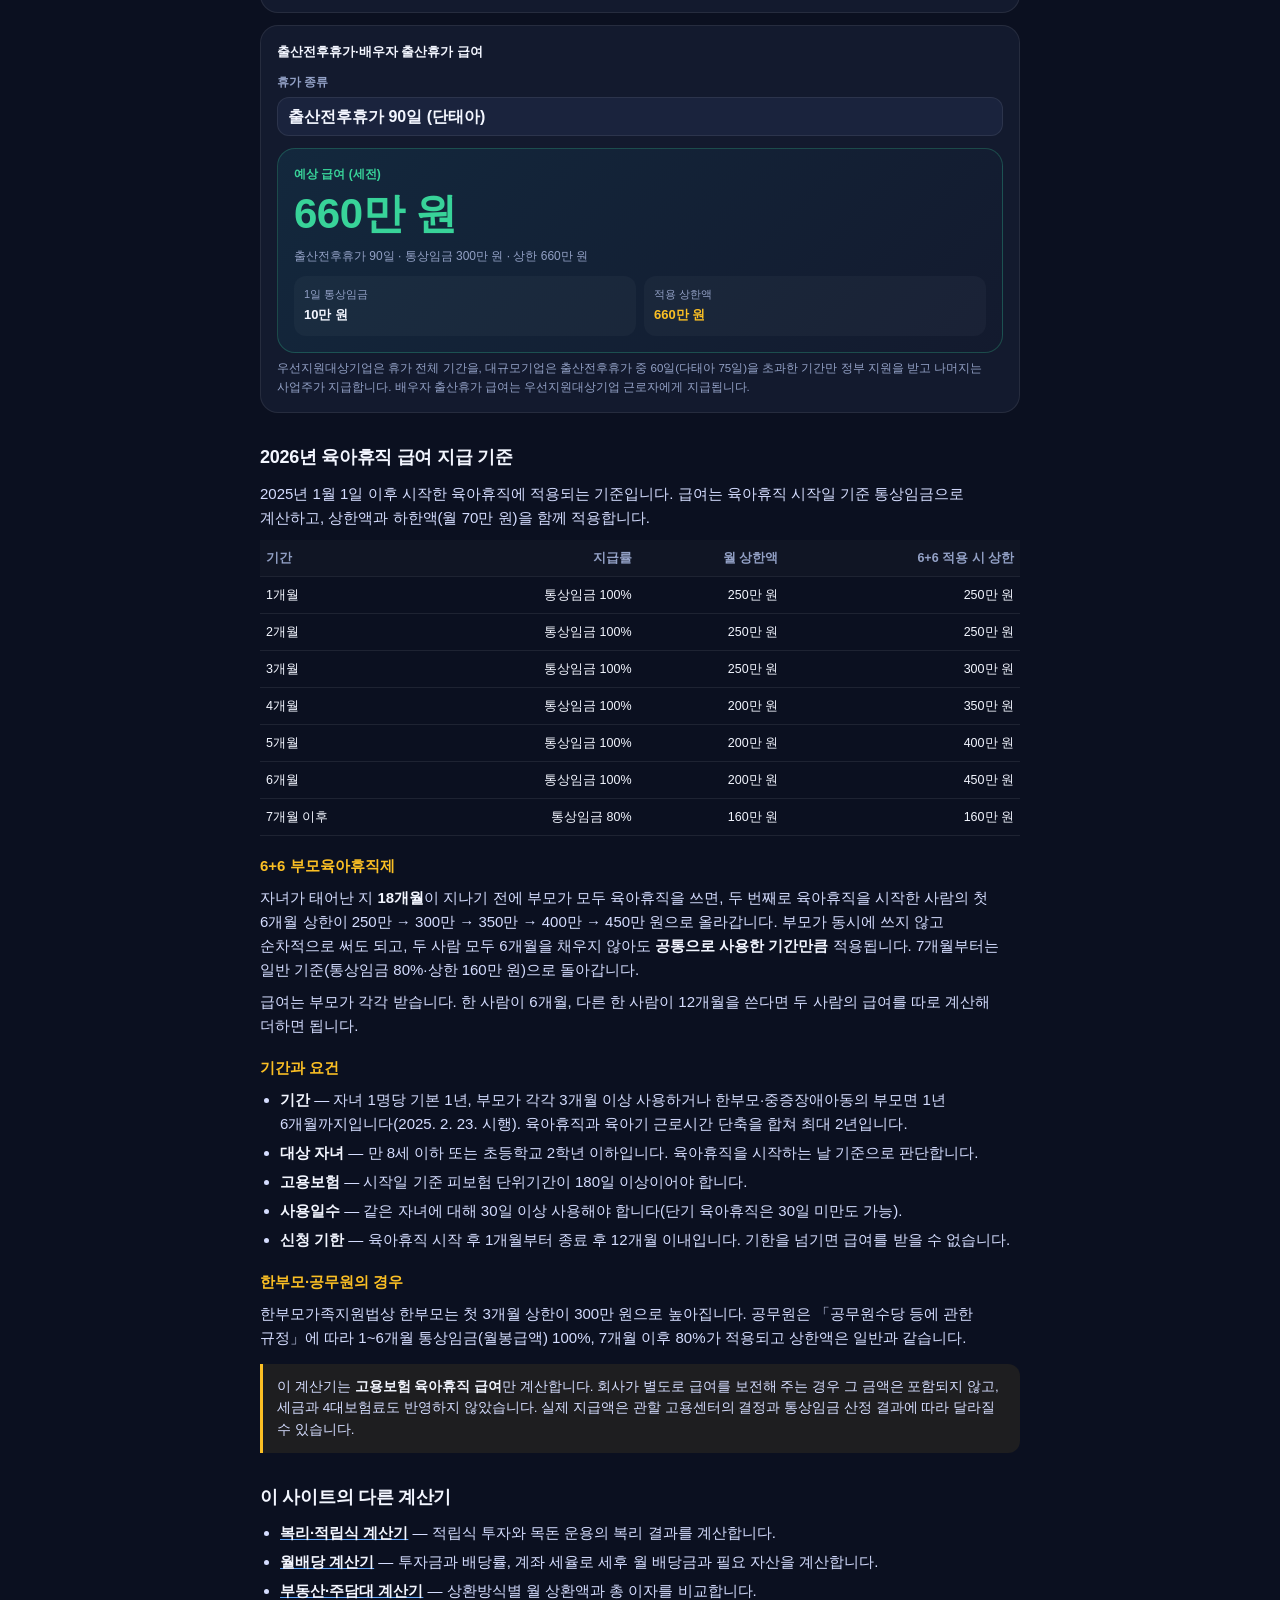
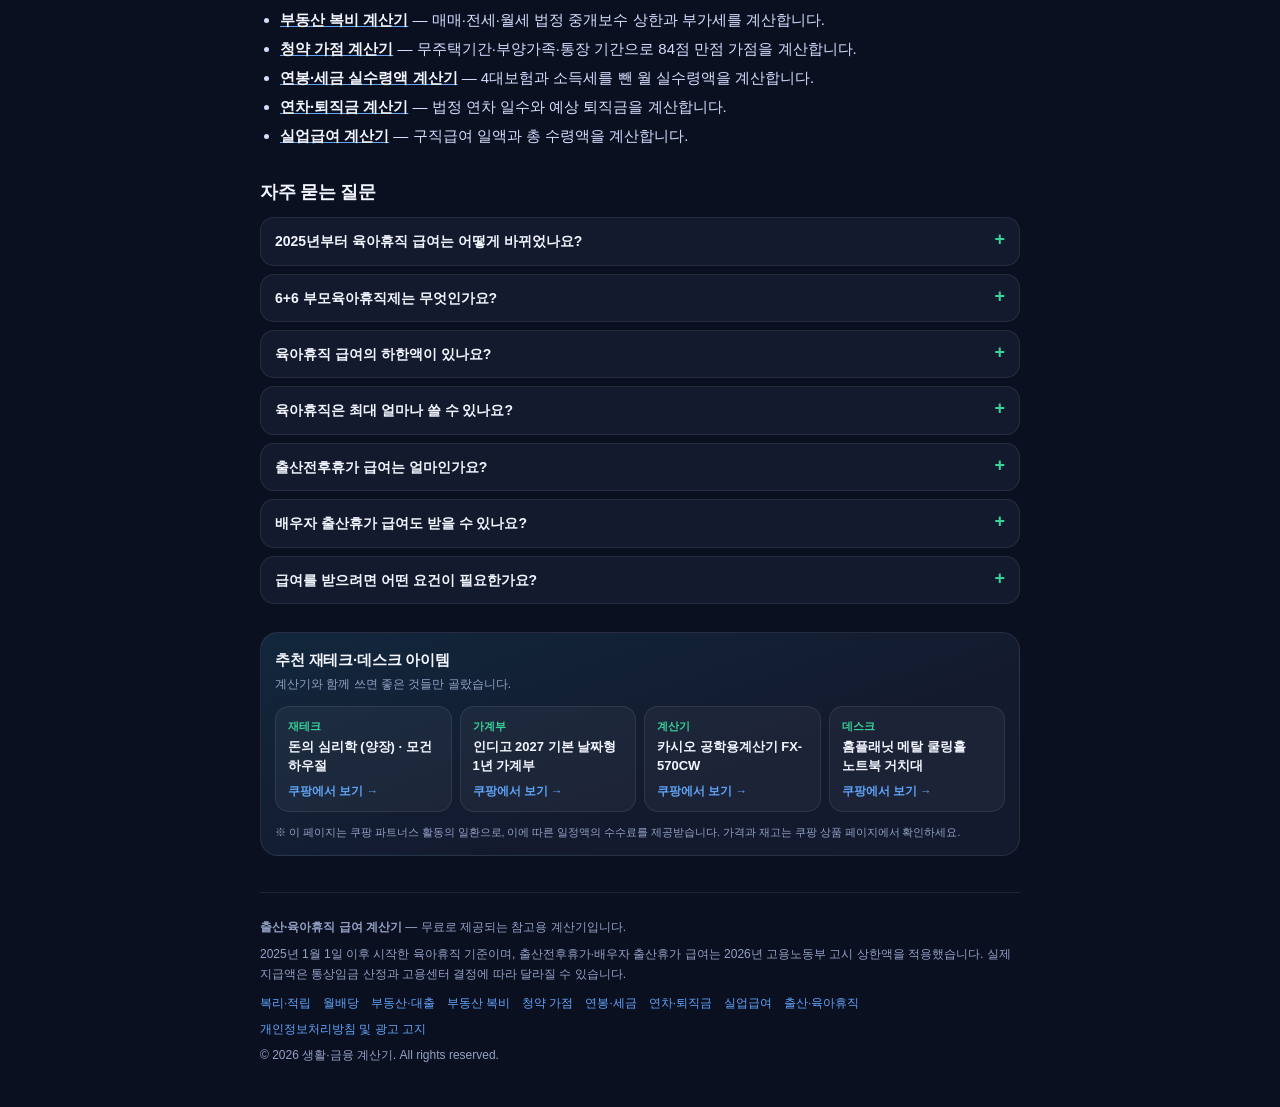
<file: parental.html>
<!DOCTYPE html>
<html lang="ko">
<head>
  <meta charset="UTF-8" />
  <meta name="viewport" content="width=device-width, initial-scale=1.0" />
  <title>출산·육아휴직 급여 계산기 | 2026 육아휴직 급여·6+6 (통상임금)</title>
  <meta name="description" content="월 통상임금과 육아휴직 기간을 넣으면 2025~2026년 기준 육아휴직 급여(1~3개월 250만·4~6개월 200만·7개월 이후 160만 원 상한)를 월별로 계산합니다. 부모 함께 육아휴직제(6+6) 상한 250~450만 원과 출산전후휴가·배우자 출산휴가 급여까지 확인하세요." />
  <meta name="keywords" content="육아휴직 급여 계산기, 출산휴가 급여, 육아휴직 급여 2026, 6+6 부모육아휴직제, 부모함께육아휴직제, 육아휴직 상한액, 출산전후휴가 급여, 배우자 출산휴가 급여" />
  <meta name="author" content="생활·금융 계산기" />
  <meta name="robots" content="index, follow" />
  <meta name="theme-color" content="#0b1020" />
  <link rel="canonical" href="https://handobin9782-lang.github.io/smart-calc/parental.html" />
  <link rel="stylesheet" href="style.css" />

  <meta property="og:type" content="website" />
  <meta property="og:site_name" content="생활·금융 계산기" />
  <meta property="og:locale" content="ko_KR" />
  <meta property="og:title" content="출산·육아휴직 급여 계산기 | 월별 급여와 6+6" />
  <meta property="og:description" content="통상임금 300만 원으로 12개월 육아휴직을 쓰면 총 얼마를 받을까? 월별 급여를 바로 계산합니다." />
  <meta property="og:url" content="https://handobin9782-lang.github.io/smart-calc/parental.html" />
  <meta property="og:image" content="https://handobin9782-lang.github.io/smart-calc/og.png" />
  <meta property="og:image:width" content="1200" />
  <meta property="og:image:height" content="630" />
  <meta property="og:image:alt" content="생활·금융 계산기 - 육아휴직 급여 월별 계산" />

  <meta name="twitter:card" content="summary_large_image" />
  <meta name="twitter:title" content="출산·육아휴직 급여 계산기" />
  <meta name="twitter:description" content="2026년 기준 월별 육아휴직 급여와 6+6 부모육아휴직제 계산" />
  <meta name="twitter:image" content="https://handobin9782-lang.github.io/smart-calc/og.png" />
  <meta name="twitter:image:alt" content="생활·금융 계산기 - 육아휴직 급여 계산" />

  <link rel="icon" href="data:image/svg+xml,%3Csvg xmlns='http://www.w3.org/2000/svg' viewBox='0 0 100 100'%3E%3Crect width='100' height='100' rx='22' fill='%230b1020'/%3E%3Ctext x='50' y='70' font-size='58' text-anchor='middle' fill='%2338d399'%3E%F0%9F%91%B6%3C/text%3E%3C/svg%3E" />

  <script type="application/ld+json">
  {
    "@context": "https://schema.org",
    "@type": "WebApplication",
    "name": "출산·육아휴직 급여 계산기",
    "url": "https://handobin9782-lang.github.io/smart-calc/parental.html",
    "applicationCategory": "FinanceApplication",
    "operatingSystem": "All",
    "inLanguage": "ko",
    "description": "월 통상임금과 육아휴직 기간을 입력하면 2025~2026년 기준 월별 육아휴직 급여와 6+6 부모육아휴직제, 출산전후휴가·배우자 출산휴가 급여를 계산하는 무료 계산기입니다.",
    "offers": { "@type": "Offer", "price": "0", "priceCurrency": "KRW" }
  }
  </script>
  <script type="application/ld+json">
  {
    "@context": "https://schema.org",
    "@type": "FAQPage",
    "mainEntity": [
      {
        "@type": "Question",
        "name": "2025년부터 육아휴직 급여는 어떻게 바뀌었나요?",
        "acceptedAnswer": {
          "@type": "Answer",
          "text": "2025년 1월 1일 이후 시작한 육아휴직부터 1~3개월은 통상임금 100%(월 상한 250만 원), 4~6개월은 통상임금 100%(월 상한 200만 원), 7개월 이후는 통상임금 80%(월 상한 160만 원)로 올라갔습니다. 급여 일부를 복직 후에 주던 사후지급금 제도도 폐지되어 매월 전액 지급됩니다."
        }
      },
      {
        "@type": "Question",
        "name": "6+6 부모육아휴직제는 무엇인가요?",
        "acceptedAnswer": {
          "@type": "Answer",
          "text": "자녀 생후 18개월 이내에 부모가 모두 육아휴직을 사용하면, 두 번째로 육아휴직을 시작한 부모의 첫 6개월 급여 상한이 250만·250만·300만·350만·400만·450만 원으로 올라갑니다. 부모가 동시에 쓰지 않고 순차적으로 써도 적용되며, 두 사람 모두 6개월을 채우지 않아도 공통 사용 기간만큼 적용됩니다."
        }
      },
      {
        "@type": "Question",
        "name": "육아휴직 급여의 하한액이 있나요?",
        "acceptedAnswer": {
          "@type": "Answer",
          "text": "네. 통상임금의 100%나 80%에 해당하는 금액이 월 70만 원보다 적으면 70만 원을 지급합니다. 상한액과 하한액이 함께 적용되므로, 통상임금이 낮은 경우에도 최소 70만 원은 받습니다."
        }
      },
      {
        "@type": "Question",
        "name": "육아휴직은 최대 얼마나 쓸 수 있나요?",
        "acceptedAnswer": {
          "@type": "Answer",
          "text": "자녀 1명당 기본 1년이고, 부모가 각각 3개월 이상 육아휴직을 사용하거나 한부모·중증장애아동의 부모인 경우 1년 6개월까지 늘어납니다. 2025년 2월 23일부터 시행되었고, 육아휴직과 육아기 근로시간 단축을 합쳐 최대 2년까지 사용할 수 있습니다."
        }
      },
      {
        "@type": "Question",
        "name": "출산전후휴가 급여는 얼마인가요?",
        "acceptedAnswer": {
          "@type": "Answer",
          "text": "출산전후휴가 90일 동안 통상임금 100%를 받고, 2026년 고시 기준 90일 상한은 660만 원(30일 기준 220만 원)입니다. 미숙아는 100일 733만 원, 다태아는 120일 880만 원이 상한입니다. 우선지원대상기업은 전체 기간을, 대규모기업은 60일(다태아 75일)을 초과한 기간을 정부가 지원합니다."
        }
      },
      {
        "@type": "Question",
        "name": "배우자 출산휴가 급여도 받을 수 있나요?",
        "acceptedAnswer": {
          "@type": "Answer",
          "text": "배우자 출산휴가는 20일이고, 우선지원대상기업 근로자는 2026년 기준 20일 상한 168만 4,210원의 급여를 받습니다. 배우자가 출산한 날부터 120일 안에 사용해야 하고, 3회까지 나누어 쓸 수 있습니다."
        }
      },
      {
        "@type": "Question",
        "name": "급여를 받으려면 어떤 요건이 필요한가요?",
        "acceptedAnswer": {
          "@type": "Answer",
          "text": "육아휴직을 시작하는 날 기준으로 고용보험 피보험 단위기간이 180일 이상이어야 하고, 같은 자녀에 대해 육아휴직을 30일 이상 사용해야 합니다. 급여는 육아휴직 시작 후 1개월부터 종료 후 12개월 이내에 신청해야 하며, 기한을 넘기면 지급되지 않습니다."
        }
      }
    ]
  }
  </script>
  <script async src="https://pagead2.googlesyndication.com/pagead/js/adsbygoogle.js?client=ca-pub-9910389156575302" crossorigin="anonymous"></script>
</head>
<body>
<div class="wrap">
  <div class="header">
    <div class="title"><a href="./">🧮 생활·금융 계산기</a>
      <small>금융·투자 · 부동산·주거 · 직장·생활 계산기</small>
    </div>
  </div>

  <nav class="calc-menu-wrap" aria-label="계산기 전체 메뉴">
    <details class="calc-menu">
      <summary>☰ 전체 계산기 <span class="menu-here">· 출산·육아휴직</span></summary>
      <div class="hub">
        <div class="hub-cat">
          <div class="hub-cat-title">① 금융·투자</div>
          <div class="hub-cards">
            <a class="hub-card" href="./"><span class="hub-ico">📈</span><span class="hub-txt"><b>복리·적립식</b><small>적립·복리로 목표 자산 계산</small></span></a>
            <a class="hub-card" href="dividend.html"><span class="hub-ico">💰</span><span class="hub-txt"><b>주식·ETF 월배당</b><small>세후 월 배당금 계산</small></span></a>
          </div>
        </div>
        <div class="hub-cat">
          <div class="hub-cat-title">② 부동산·주거</div>
          <div class="hub-cards">
            <a class="hub-card" href="loan.html"><span class="hub-ico">🏠</span><span class="hub-txt"><b>부동산·대출</b><small>주담대 월 상환액·총 이자</small></span></a>
            <a class="hub-card" href="brokerage.html"><span class="hub-ico">🧾</span><span class="hub-txt"><b>부동산 복비</b><small>매매·전세·월세 중개보수</small></span></a>
            <a class="hub-card" href="subscription.html"><span class="hub-ico">🎯</span><span class="hub-txt"><b>청약 가점</b><small>84점 만점 가점 계산</small></span></a>
          </div>
        </div>
        <div class="hub-cat">
          <div class="hub-cat-title">③ 직장·생활</div>
          <div class="hub-cards">
            <a class="hub-card" href="salary.html"><span class="hub-ico">💵</span><span class="hub-txt"><b>연봉 실수령</b><small>4대보험·세금 뺀 월급</small></span></a>
            <a class="hub-card" href="leave.html"><span class="hub-ico">🗓️</span><span class="hub-txt"><b>연차·퇴직금</b><small>연차 일수·퇴직금</small></span></a>
            <a class="hub-card" href="unemployment.html"><span class="hub-ico">🧳</span><span class="hub-txt"><b>실업급여</b><small>구직급여 총 수령액</small></span></a>
            <a class="hub-card current" href="parental.html"><span class="hub-ico">👶</span><span class="hub-txt"><b>출산·육아휴직</b><small>육아휴직 급여·6+6</small></span></a>
          </div>
        </div>
      </div>
    </details>
  </nav>

  <nav class="section-nav">
    <a href="#calc">육아휴직 급여</a>
    <a href="#birth">출산휴가 급여</a>
    <a href="#rules">지급 기준</a>
    <a href="#faq">자주 묻는 질문</a>
  </nav>

  <div id="calc">
    <div class="card">
      <div class="input-grid">
        <div class="field" style="grid-column:1 / -1;">
          <label for="wage">월 통상임금 (세전)</label>
          <div class="input-box">
            <input id="wage" type="number" value="300" min="0" step="10" inputmode="numeric" oninput="calcParental()" />
            <span class="unit">만원</span>
          </div>
          <div class="chips" id="wage-chips">
            <button class="chip" onclick="setWage(200, this)">200만</button>
            <button class="chip active" onclick="setWage(300, this)">300만</button>
            <button class="chip" onclick="setWage(400, this)">400만</button>
            <button class="chip" onclick="setWage(500, this)">500만</button>
          </div>
          <div class="field-note">육아휴직 <b>시작일 기준</b> 통상임금입니다. 기본급과 매월 고정수당을 포함하고, 성과급·연장근로수당처럼 변동하는 급여는 대개 제외됩니다.</div>
        </div>

        <div class="field">
          <label for="months">육아휴직 기간</label>
          <div class="input-box">
            <input id="months" type="number" value="12" min="1" max="18" step="1" inputmode="numeric" oninput="calcParental()" />
            <span class="unit">개월</span>
          </div>
        </div>
        <div class="field">
          <label>적용 제도</label>
          <label class="check-line" style="margin-top:0;padding:9px 10px;background:var(--card2);border:1px solid var(--border);border-radius:12px;">
            <input id="sixsix" type="checkbox" onchange="calcParental()" />
            <span>6+6 부모육아휴직제</span>
          </label>
        </div>
      </div>
      <div class="chips" id="months-chips">
        <button class="chip" onclick="setMonths(6, this)">6개월</button>
        <button class="chip" onclick="setMonths(12, this)">12개월·기본</button>
        <button class="chip" onclick="setMonths(18, this)">18개월·확대</button>
      </div>
      <div class="field-note" id="sixsix-note">6+6은 자녀 생후 18개월 이내에 부모가 모두 육아휴직을 쓸 때, 두 번째 사용자의 첫 6개월 상한을 250만~450만 원으로 올려 줍니다.</div>
    </div>

    <div class="card result-hero">
      <div class="hero-label">육아휴직 급여 합계 (세전)</div>
      <div class="hero-val big" id="hero-total">-</div>
      <div class="hero-sub" id="hero-sub">-</div>
      <div class="stats">
        <div class="stat">
          <div class="stat-k">1~3개월 합계</div>
          <div class="stat-v blue" id="res-q1">-</div>
        </div>
        <div class="stat">
          <div class="stat-k">4~6개월 합계</div>
          <div class="stat-v blue" id="res-q2">-</div>
        </div>
        <div class="stat">
          <div class="stat-k">7개월 이후 합계</div>
          <div class="stat-v green" id="res-q3">-</div>
        </div>
        <div class="stat">
          <div class="stat-k">월 평균 수령액</div>
          <div class="stat-v gold" id="res-avg">-</div>
        </div>
        <div class="stat">
          <div class="stat-k">첫 달</div>
          <div class="stat-v small" id="res-first">-</div>
        </div>
        <div class="stat">
          <div class="stat-k">통상임금 대비 수령 비율</div>
          <div class="stat-v small" id="res-ratio">-</div>
        </div>
      </div>
      <div class="field-note" id="res-cap-note" style="margin-top:10px;"></div>
    </div>

    <div class="card">
      <div style="font-size:13px;font-weight:700;margin-bottom:2px;">월별 육아휴직 급여</div>
      <div class="field-note" id="chart-note" style="margin-bottom:6px;"></div>
      <div class="chart" id="chart"></div>
      <div class="chart-legend">
        <span><span class="dot" style="background:var(--accent)"></span>월 지급액</span>
        <span>막대 아래는 휴직 월차</span>
      </div>
      <div class="table-scroll">
        <table>
          <thead>
            <tr><th>월차</th><th>지급률</th><th>상한액</th><th>월 지급액</th></tr>
          </thead>
          <tbody id="tbody"></tbody>
        </table>
      </div>
    </div>

    <div class="ad-slot" id="ad-top"></div>
  </div>

  <!-- ===== 출산휴가 ===== -->
  <div id="birth">
    <div class="card">
      <div style="font-size:13px;font-weight:700;margin-bottom:10px;">출산전후휴가·배우자 출산휴가 급여</div>
      <div class="input-grid">
        <div class="field" style="grid-column:1 / -1;">
          <label for="birth-type">휴가 종류</label>
          <div class="input-box">
            <select id="birth-type" onchange="calcBirth()">
              <option value="90">출산전후휴가 90일 (단태아)</option>
              <option value="100">출산전후휴가 100일 (미숙아)</option>
              <option value="120">출산전후휴가 120일 (다태아)</option>
              <option value="spouse20">배우자 출산휴가 20일</option>
            </select>
          </div>
        </div>
      </div>
      <div class="result-hero card" style="margin-top:12px;margin-bottom:0;">
        <div class="hero-label">예상 급여 (세전)</div>
        <div class="hero-val big" id="birth-total">-</div>
        <div class="hero-sub" id="birth-sub">-</div>
        <div class="stats">
          <div class="stat">
            <div class="stat-k">1일 통상임금</div>
            <div class="stat-v small" id="birth-daily">-</div>
          </div>
          <div class="stat">
            <div class="stat-k">적용 상한액</div>
            <div class="stat-v small gold" id="birth-cap">-</div>
          </div>
        </div>
      </div>
      <div class="field-note">우선지원대상기업은 휴가 전체 기간을, 대규모기업은 출산전후휴가 중 60일(다태아 75일)을 초과한 기간만 정부 지원을 받고 나머지는 사업주가 지급합니다. 배우자 출산휴가 급여는 우선지원대상기업 근로자에게 지급됩니다.</div>
    </div>
  </div>

  <section class="doc" id="rules">
    <h2>2026년 육아휴직 급여 지급 기준</h2>
    <p>2025년 1월 1일 이후 시작한 육아휴직에 적용되는 기준입니다. 급여는 육아휴직 시작일 기준 통상임금으로 계산하고, 상한액과 하한액(월 70만 원)을 함께 적용합니다.</p>
    <table class="doc-table">
      <thead>
        <tr><th>기간</th><th>지급률</th><th>월 상한액</th><th>6+6 적용 시 상한</th></tr>
      </thead>
      <tbody>
        <tr><td>1개월</td><td>통상임금 100%</td><td>250만 원</td><td>250만 원</td></tr>
        <tr><td>2개월</td><td>통상임금 100%</td><td>250만 원</td><td>250만 원</td></tr>
        <tr><td>3개월</td><td>통상임금 100%</td><td>250만 원</td><td>300만 원</td></tr>
        <tr><td>4개월</td><td>통상임금 100%</td><td>200만 원</td><td>350만 원</td></tr>
        <tr><td>5개월</td><td>통상임금 100%</td><td>200만 원</td><td>400만 원</td></tr>
        <tr><td>6개월</td><td>통상임금 100%</td><td>200만 원</td><td>450만 원</td></tr>
        <tr><td>7개월 이후</td><td>통상임금 80%</td><td>160만 원</td><td>160만 원</td></tr>
      </tbody>
    </table>

    <h3>6+6 부모육아휴직제</h3>
    <p>자녀가 태어난 지 <strong>18개월</strong>이 지나기 전에 부모가 모두 육아휴직을 쓰면, 두 번째로 육아휴직을 시작한 사람의 첫 6개월 상한이 250만 → 300만 → 350만 → 400만 → 450만 원으로 올라갑니다. 부모가 동시에 쓰지 않고 순차적으로 써도 되고, 두 사람 모두 6개월을 채우지 않아도 <strong>공통으로 사용한 기간만큼</strong> 적용됩니다. 7개월부터는 일반 기준(통상임금 80%·상한 160만 원)으로 돌아갑니다.</p>
    <p>급여는 부모가 각각 받습니다. 한 사람이 6개월, 다른 한 사람이 12개월을 쓴다면 두 사람의 급여를 따로 계산해 더하면 됩니다.</p>

    <h3>기간과 요건</h3>
    <ul>
      <li><strong>기간</strong> — 자녀 1명당 기본 1년, 부모가 각각 3개월 이상 사용하거나 한부모·중증장애아동의 부모면 1년 6개월까지입니다(2025. 2. 23. 시행). 육아휴직과 육아기 근로시간 단축을 합쳐 최대 2년입니다.</li>
      <li><strong>대상 자녀</strong> — 만 8세 이하 또는 초등학교 2학년 이하입니다. 육아휴직을 시작하는 날 기준으로 판단합니다.</li>
      <li><strong>고용보험</strong> — 시작일 기준 피보험 단위기간이 180일 이상이어야 합니다.</li>
      <li><strong>사용일수</strong> — 같은 자녀에 대해 30일 이상 사용해야 합니다(단기 육아휴직은 30일 미만도 가능).</li>
      <li><strong>신청 기한</strong> — 육아휴직 시작 후 1개월부터 종료 후 12개월 이내입니다. 기한을 넘기면 급여를 받을 수 없습니다.</li>
    </ul>

    <h3>한부모·공무원의 경우</h3>
    <p>한부모가족지원법상 한부모는 첫 3개월 상한이 300만 원으로 높아집니다. 공무원은 「공무원수당 등에 관한 규정」에 따라 1~6개월 통상임금(월봉급액) 100%, 7개월 이후 80%가 적용되고 상한액은 일반과 같습니다.</p>

    <div class="callout warn">
      이 계산기는 <strong>고용보험 육아휴직 급여</strong>만 계산합니다. 회사가 별도로 급여를 보전해 주는 경우 그 금액은 포함되지 않고, 세금과 4대보험료도 반영하지 않았습니다. 실제 지급액은 관할 고용센터의 결정과 통상임금 산정 결과에 따라 달라질 수 있습니다.
    </div>
  </section>

  <section class="doc">
    <h2>이 사이트의 다른 계산기</h2>
        <ul>
      <li><a href="./"><strong>복리·적립식 계산기</strong></a> — 적립식 투자와 목돈 운용의 복리 결과를 계산합니다.</li>
      <li><a href="dividend.html"><strong>월배당 계산기</strong></a> — 투자금과 배당률, 계좌 세율로 세후 월 배당금과 필요 자산을 계산합니다.</li>
      <li><a href="loan.html"><strong>부동산·주담대 계산기</strong></a> — 상환방식별 월 상환액과 총 이자를 비교합니다.</li>
      <li><a href="brokerage.html"><strong>부동산 복비 계산기</strong></a> — 매매·전세·월세 법정 중개보수 상한과 부가세를 계산합니다.</li>
      <li><a href="subscription.html"><strong>청약 가점 계산기</strong></a> — 무주택기간·부양가족·통장 기간으로 84점 만점 가점을 계산합니다.</li>
      <li><a href="salary.html"><strong>연봉·세금 실수령액 계산기</strong></a> — 4대보험과 소득세를 뺀 월 실수령액을 계산합니다.</li>
      <li><a href="leave.html"><strong>연차·퇴직금 계산기</strong></a> — 법정 연차 일수와 예상 퇴직금을 계산합니다.</li>
      <li><a href="unemployment.html"><strong>실업급여 계산기</strong></a> — 구직급여 일액과 총 수령액을 계산합니다.</li>
    </ul>
  </section>

  <div class="ad-slot" id="ad-bottom"></div>

  <section class="doc" id="faq">
    <h2>자주 묻는 질문</h2>

    <details class="faq">
      <summary>2025년부터 육아휴직 급여는 어떻게 바뀌었나요?</summary>
      <p>2025년 1월 1일 이후 시작한 육아휴직부터 1~3개월은 통상임금 100%(월 상한 250만 원), 4~6개월은 통상임금 100%(월 상한 200만 원), 7개월 이후는 통상임금 80%(월 상한 160만 원)로 올라갔습니다. 급여 일부를 복직 후에 주던 사후지급금 제도도 폐지되어 매월 전액 지급됩니다.</p>
    </details>

    <details class="faq">
      <summary>6+6 부모육아휴직제는 무엇인가요?</summary>
      <p>자녀 생후 18개월 이내에 부모가 모두 육아휴직을 사용하면, 두 번째로 육아휴직을 시작한 부모의 첫 6개월 급여 상한이 250만·250만·300만·350만·400만·450만 원으로 올라갑니다. 부모가 동시에 쓰지 않고 순차적으로 써도 적용되며, 두 사람 모두 6개월을 채우지 않아도 공통 사용 기간만큼 적용됩니다.</p>
    </details>

    <details class="faq">
      <summary>육아휴직 급여의 하한액이 있나요?</summary>
      <p>네. 통상임금의 100%나 80%에 해당하는 금액이 월 70만 원보다 적으면 70만 원을 지급합니다. 상한액과 하한액이 함께 적용되므로, 통상임금이 낮은 경우에도 최소 70만 원은 받습니다.</p>
    </details>

    <details class="faq">
      <summary>육아휴직은 최대 얼마나 쓸 수 있나요?</summary>
      <p>자녀 1명당 기본 1년이고, 부모가 각각 3개월 이상 육아휴직을 사용하거나 한부모·중증장애아동의 부모인 경우 1년 6개월까지 늘어납니다. 2025년 2월 23일부터 시행되었고, 육아휴직과 육아기 근로시간 단축을 합쳐 최대 2년까지 사용할 수 있습니다.</p>
    </details>

    <details class="faq">
      <summary>출산전후휴가 급여는 얼마인가요?</summary>
      <p>출산전후휴가 90일 동안 통상임금 100%를 받고, 2026년 고시 기준 90일 상한은 660만 원(30일 기준 220만 원)입니다. 미숙아는 100일 733만 원, 다태아는 120일 880만 원이 상한입니다. 우선지원대상기업은 전체 기간을, 대규모기업은 60일(다태아 75일)을 초과한 기간을 정부가 지원합니다.</p>
    </details>

    <details class="faq">
      <summary>배우자 출산휴가 급여도 받을 수 있나요?</summary>
      <p>배우자 출산휴가는 20일이고, 우선지원대상기업 근로자는 2026년 기준 20일 상한 168만 4,210원의 급여를 받습니다. 배우자가 출산한 날부터 120일 안에 사용해야 하고, 3회까지 나누어 쓸 수 있습니다.</p>
    </details>

    <details class="faq">
      <summary>급여를 받으려면 어떤 요건이 필요한가요?</summary>
      <p>육아휴직을 시작하는 날 기준으로 고용보험 피보험 단위기간이 180일 이상이어야 하고, 같은 자녀에 대해 육아휴직을 30일 이상 사용해야 합니다. 급여는 육아휴직 시작 후 1개월부터 종료 후 12개월 이내에 신청해야 하며, 기한을 넘기면 지급되지 않습니다.</p>
    </details>
  </section>

  <!-- 쿠팡 파트너스 추천 아이템 -->
  <section class="pick" aria-label="추천 재테크·데스크 아이템">
    <div class="pick-head">
      <h2>추천 재테크·데스크 아이템</h2>
      <p>계산기와 함께 쓰면 좋은 것들만 골랐습니다.</p>
    </div>
    <div class="pick-grid">
      <a class="pick-card" href="https://link.coupang.com/a/iO9DmRwQ6m" target="_blank" rel="noopener sponsored">
        <span class="pick-badge">재테크</span>
        <span class="pick-name">돈의 심리학 (양장) · 모건 하우절</span>
        <span class="pick-cta">쿠팡에서 보기 →</span>
      </a>
      <a class="pick-card" href="https://link.coupang.com/a/iO9HlzNrC8" target="_blank" rel="noopener sponsored">
        <span class="pick-badge">가계부</span>
        <span class="pick-name">인디고 2027 기본 날짜형 1년 가계부</span>
        <span class="pick-cta">쿠팡에서 보기 →</span>
      </a>
      <a class="pick-card" href="https://link.coupang.com/a/iO9AIDrIf6" target="_blank" rel="noopener sponsored">
        <span class="pick-badge">계산기</span>
        <span class="pick-name">카시오 공학용계산기 FX-570CW</span>
        <span class="pick-cta">쿠팡에서 보기 →</span>
      </a>
      <a class="pick-card" href="https://link.coupang.com/a/iO9FqWjR3k" target="_blank" rel="noopener sponsored">
        <span class="pick-badge">데스크</span>
        <span class="pick-name">홈플래닛 메탈 쿨링홀 노트북 거치대</span>
        <span class="pick-cta">쿠팡에서 보기 →</span>
      </a>
    </div>
    <p class="pick-note">※ 이 페이지는 쿠팡 파트너스 활동의 일환으로, 이에 따른 일정액의 수수료를 제공받습니다. 가격과 재고는 쿠팡 상품 페이지에서 확인하세요.</p>
  </section>

<footer class="site-footer">
    <p><strong>출산·육아휴직 급여 계산기</strong> — 무료로 제공되는 참고용 계산기입니다.</p>
    <p>2025년 1월 1일 이후 시작한 육아휴직 기준이며, 출산전후휴가·배우자 출산휴가 급여는 2026년 고용노동부 고시 상한액을 적용했습니다. 실제 지급액은 통상임금 산정과 고용센터 결정에 따라 달라질 수 있습니다.</p>
    <div class="footer-links">
      <a href="./">복리·적립</a>
      <a href="dividend.html">월배당</a>
      <a href="loan.html">부동산·대출</a>
      <a href="brokerage.html">부동산 복비</a>
      <a href="subscription.html">청약 가점</a>
      <a href="salary.html">연봉·세금</a>
      <a href="leave.html">연차·퇴직금</a>
      <a href="unemployment.html">실업급여</a>
      <a href="parental.html">출산·육아휴직</a>
      <a href="privacy.html">개인정보처리방침 및 광고 고지</a>
    </div>
    <p>© 2026 생활·금융 계산기. All rights reserved.</p>
  </footer>
</div>

<script>
function num(id) {
  const el = document.getElementById(id);
  if (!el) return 0;
  const v = parseFloat(el.value);
  return isNaN(v) ? 0 : v;
}

function fmtWon(won) {
  const w = Math.round(won);
  if (w <= 0) return '0원';
  const eok = Math.floor(w / 1e8);
  const man = Math.floor((w % 1e8) / 1e4);
  const rest = w % 1e4;
  if (eok > 0) return man > 0 ? `${eok.toLocaleString()}억 ${man.toLocaleString()}만 원` : `${eok.toLocaleString()}억 원`;
  if (man > 0) return rest > 0 ? `${man.toLocaleString()}만 ${rest.toLocaleString()}원` : `${man.toLocaleString()}만 원`;
  return `${rest.toLocaleString()}원`;
}

function setWage(v, btn) {
  document.getElementById('wage').value = v;
  document.querySelectorAll('#wage-chips .chip').forEach(b => b.classList.remove('active'));
  if (btn) btn.classList.add('active');
  calcParental();
}

function setMonths(v, btn) {
  document.getElementById('months').value = v;
  document.querySelectorAll('#months-chips .chip').forEach(b => b.classList.remove('active'));
  if (btn) btn.classList.add('active');
  calcParental();
}

// 6+6 첫 6개월 상한 (만원)
const SIX_SIX_CAPS = [250, 250, 300, 350, 400, 450];

function capFor(month, sixsix) {
  if (sixsix && month <= 6) return SIX_SIX_CAPS[month - 1] * 1e4;
  if (month <= 3) return 2500000;
  if (month <= 6) return 2000000;
  return 1600000;
}

function rateFor(month, sixsix) {
  if (month <= 6) return 1;
  return 0.8;
}

function calcParental() {
  const wage = Math.max(0, num('wage')) * 1e4;
  const months = Math.min(18, Math.max(1, Math.round(num('months')) || 1));
  const sixsix = document.getElementById('sixsix').checked;

  const rows = [];
  for (let m = 1; m <= months; m++) {
    const rate = rateFor(m, sixsix);
    const cap = capFor(m, sixsix);
    const raw = wage * rate;
    const paid = Math.max(700000, Math.min(raw, cap));
    rows.push({ m, rate, cap, paid, capped: raw > cap, floored: raw < 700000 });
  }

  const total = rows.reduce((s, r) => s + r.paid, 0);
  const q1 = rows.filter(r => r.m <= 3).reduce((s, r) => s + r.paid, 0);
  const q2 = rows.filter(r => r.m >= 4 && r.m <= 6).reduce((s, r) => s + r.paid, 0);
  const q3 = rows.filter(r => r.m >= 7).reduce((s, r) => s + r.paid, 0);

  document.getElementById('hero-total').textContent = fmtWon(total);
  document.getElementById('hero-sub').textContent =
    `통상임금 ${fmtWon(wage)} · ${months}개월${sixsix ? ' · 6+6 적용' : ''} · 월평균 ${fmtWon(total / months)}`;
  document.getElementById('res-q1').textContent = fmtWon(q1);
  document.getElementById('res-q2').textContent = q2 > 0 ? fmtWon(q2) : '-';
  document.getElementById('res-q3').textContent = q3 > 0 ? fmtWon(q3) : '-';
  document.getElementById('res-avg').textContent = fmtWon(total / months);
  document.getElementById('res-first').textContent = fmtWon(rows[0].paid);
  document.getElementById('res-ratio').textContent =
    wage > 0 ? `${Math.round((total / (wage * months)) * 100)}%` : '-';

  const cappedRows = rows.filter(r => r.capped);
  document.getElementById('res-cap-note').innerHTML = cappedRows.length
    ? `상한액이 적용된 달이 <b>${cappedRows.length}개월</b>입니다. 상한을 넘는 ${fmtWon(rows.reduce((s, r) => s + Math.max(0, wage * r.rate - r.cap), 0))}은 지급되지 않습니다.`
    : '모든 달이 통상임금의 100%·80% 그대로 지급됩니다(상한 미적용).';

  document.getElementById('chart-note').textContent =
    `첫 달 ${fmtWon(rows[0].paid)}부터 ${months}개월째 ${fmtWon(rows[rows.length - 1].paid)}까지`;

  const maxPaid = Math.max(...rows.map(r => r.paid), 1);
  document.getElementById('chart').innerHTML = rows.map(r => {
    const h = Math.max(6, Math.round((r.paid / maxPaid) * 95));
    return `<div class="bar-col">
      <div class="bar-stack" style="height:${h}px;background:var(--accent)"></div>
      <div class="bar-lbl">${r.m}</div>
    </div>`;
  }).join('');

  document.getElementById('tbody').innerHTML = rows.map(r => `
    <tr>
      <td>${r.m}개월</td>
      <td>${r.rate === 1 ? '100%' : '80%'}</td>
      <td>${fmtWon(r.cap)}</td>
      <td style="font-weight:700">${fmtWon(r.paid)}${r.capped ? ' <span class="field-note">(상한)</span>' : ''}${r.floored ? ' <span class="field-note">(하한)</span>' : ''}</td>
    </tr>
  `).join('');

  calcBirth();
}

function calcBirth() {
  const wage = Math.max(0, num('wage')) * 1e4;
  const type = document.getElementById('birth-type').value;
  const dailyWage = wage / 30;

  let days, dailyCap, label;
  if (type === 'spouse20') {
    days = 20;
    dailyCap = 1684210 / 20;
    label = '배우자 출산휴가 20일';
  } else {
    days = Number(type);
    dailyCap = 6600000 / 90;
    label = days === 100 ? '출산전후휴가 100일(미숙아)' : days === 120 ? '출산전후휴가 120일(다태아)' : '출산전후휴가 90일';
  }

  const daily = Math.min(dailyWage, dailyCap);
  const total = Math.round(daily * days);

  document.getElementById('birth-total').textContent = fmtWon(total);
  document.getElementById('birth-sub').textContent =
    `${label} · 통상임금 ${fmtWon(wage)} · 상한 ${fmtWon(dailyCap * days)}`;
  document.getElementById('birth-daily').textContent = fmtWon(dailyWage);
  document.getElementById('birth-cap').textContent = fmtWon(dailyCap * days);
}

// URL 파라미터 (예: parental.html?wage=300&months=12&sixsix=1)
(function readParams() {
  try {
    const q = new URLSearchParams(location.search);
    ['wage', 'months'].forEach(k => {
      if (q.has(k)) {
        const v = parseFloat(q.get(k));
        if (!isNaN(v)) document.getElementById(k).value = v;
      }
    });
    if (q.get('sixsix') === '1') document.getElementById('sixsix').checked = true;
  } catch (e) {}
})();

calcParental();
</script>
</body>
</html>
</file>
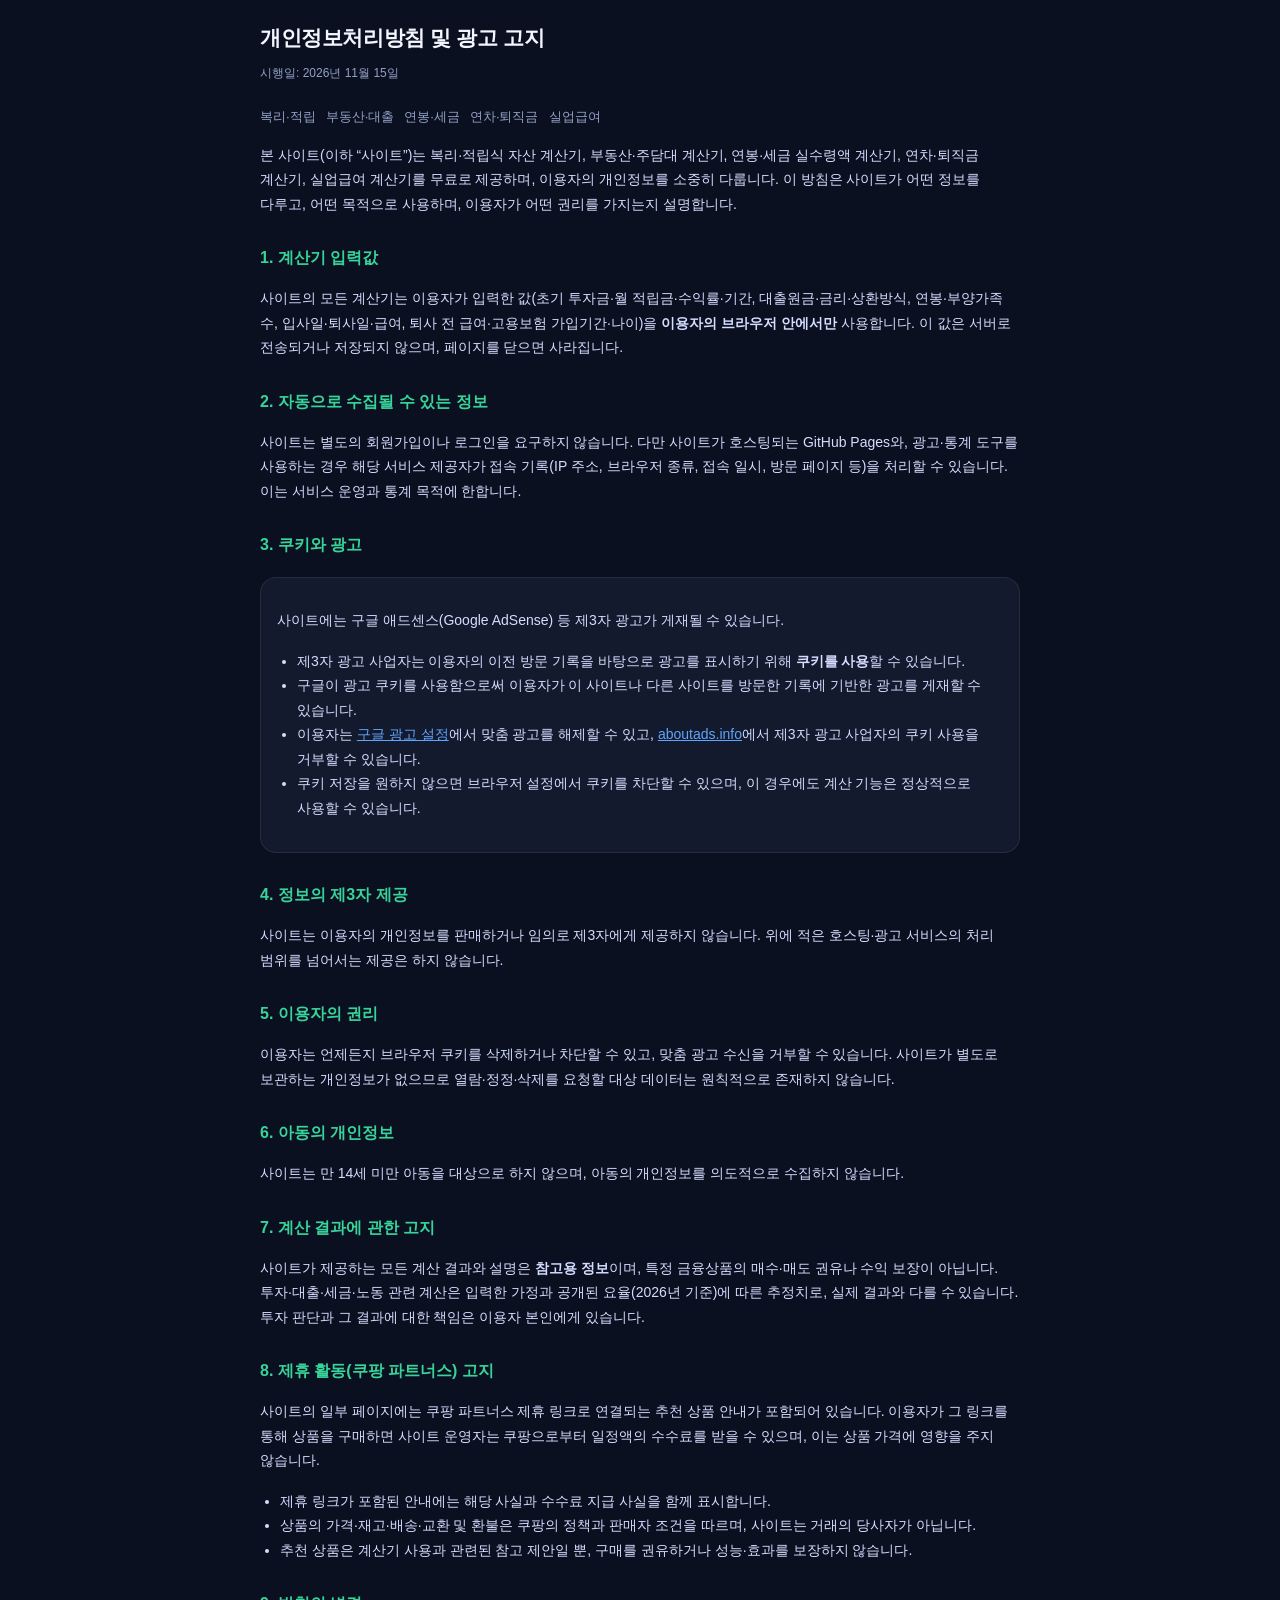
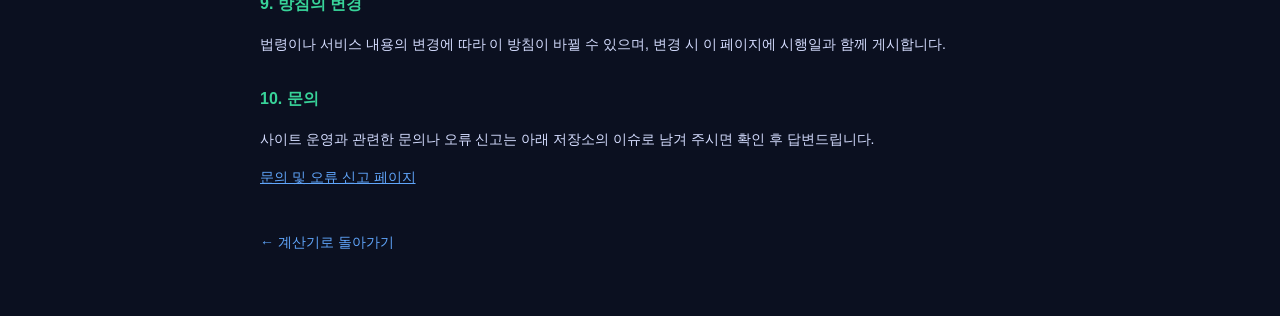
<file: privacy.html>
<!DOCTYPE html>
<html lang="ko">
<head>
  <meta charset="UTF-8" />
  <meta name="viewport" content="width=device-width, initial-scale=1.0" />
  <title>개인정보처리방침 및 광고 고지 | 생활·금융 계산기</title>
  <meta name="description" content="생활·금융 계산기(복리·적립식, 부동산·대출, 연봉·세금, 연차·퇴직금, 실업급여)의 개인정보처리방침입니다. 수집 항목, 쿠키와 광고(구글 애드센스) 사용, 제3자 제공, 이용자 권리에 대해 안내합니다." />
  <meta name="robots" content="index, follow" />
  <meta name="theme-color" content="#0b1020" />
  <link rel="canonical" href="https://handobin9782-lang.github.io/smart-calc/privacy.html" />
  <link rel="icon" href="data:image/svg+xml,%3Csvg xmlns='http://www.w3.org/2000/svg' viewBox='0 0 100 100'%3E%3Crect width='100' height='100' rx='22' fill='%230b1020'/%3E%3Ctext x='50' y='70' font-size='58' text-anchor='middle' fill='%2338d399'%3E%F0%9F%A7%AE%3C/text%3E%3C/svg%3E" />
  <style>
    :root {
      --bg: #0b1020; --card: #131a2e; --border: rgba(255,255,255,0.08);
      --text: #f3f6ff; --muted: #93a1c6; --accent: #38d399; --accent2: #60a5fa;
    }
    * { box-sizing: border-box; }
    body {
      margin: 0; background: var(--bg); color: var(--text);
      font-family: -apple-system, BlinkMacSystemFont, "Apple SD Gothic Neo", "Noto Sans KR", sans-serif;
      line-height: 1.75; padding: 20px 16px 60px; word-break: keep-all;
    }
    .wrap { max-width: 760px; margin: 0 auto; }
    a { color: var(--accent2); }
    h1 { font-size: 21px; margin: 0 0 6px; letter-spacing: -0.4px; }
    .updated { font-size: 12px; color: var(--muted); margin-bottom: 22px; }
    h2 { font-size: 16px; margin: 28px 0 8px; color: var(--accent); }
    p, li { font-size: 14px; color: #d5ddff; }
    ul { padding-left: 20px; }
    .card { background: var(--card); border: 1px solid var(--border); border-radius: 16px; padding: 16px; margin: 18px 0; }
    .back { display: inline-block; margin-top: 26px; font-size: 14px; text-decoration: none; }
    .nav { display: flex; flex-wrap: wrap; gap: 10px; margin: 14px 0 4px; font-size: 13px; }
    .nav a { color: var(--muted); text-decoration: none; }
  </style>
  <script async src="https://pagead2.googlesyndication.com/pagead/js/adsbygoogle.js?client=ca-pub-9910389156575302" crossorigin="anonymous"></script>
</head>
<body>
<div class="wrap">
  <h1>개인정보처리방침 및 광고 고지</h1>
  <div class="updated">시행일: 2026년 11월 15일</div>
  <div class="nav">
    <a href="./">복리·적립</a>
    <a href="loan.html">부동산·대출</a>
    <a href="salary.html">연봉·세금</a>
    <a href="leave.html">연차·퇴직금</a>
    <a href="unemployment.html">실업급여</a>
  </div>

  <p>본 사이트(이하 “사이트”)는 복리·적립식 자산 계산기, 부동산·주담대 계산기, 연봉·세금 실수령액 계산기, 연차·퇴직금 계산기, 실업급여 계산기를 무료로 제공하며, 이용자의 개인정보를 소중히 다룹니다. 이 방침은 사이트가 어떤 정보를 다루고, 어떤 목적으로 사용하며, 이용자가 어떤 권리를 가지는지 설명합니다.</p>

  <h2>1. 계산기 입력값</h2>
  <p>사이트의 모든 계산기는 이용자가 입력한 값(초기 투자금·월 적립금·수익률·기간, 대출원금·금리·상환방식, 연봉·부양가족 수, 입사일·퇴사일·급여, 퇴사 전 급여·고용보험 가입기간·나이)을 <strong>이용자의 브라우저 안에서만</strong> 사용합니다. 이 값은 서버로 전송되거나 저장되지 않으며, 페이지를 닫으면 사라집니다.</p>

  <h2>2. 자동으로 수집될 수 있는 정보</h2>
  <p>사이트는 별도의 회원가입이나 로그인을 요구하지 않습니다. 다만 사이트가 호스팅되는 GitHub Pages와, 광고·통계 도구를 사용하는 경우 해당 서비스 제공자가 접속 기록(IP 주소, 브라우저 종류, 접속 일시, 방문 페이지 등)을 처리할 수 있습니다. 이는 서비스 운영과 통계 목적에 한합니다.</p>

  <h2>3. 쿠키와 광고</h2>
  <div class="card">
    <p>사이트에는 구글 애드센스(Google AdSense) 등 제3자 광고가 게재될 수 있습니다.</p>
    <ul>
      <li>제3자 광고 사업자는 이용자의 이전 방문 기록을 바탕으로 광고를 표시하기 위해 <strong>쿠키를 사용</strong>할 수 있습니다.</li>
      <li>구글이 광고 쿠키를 사용함으로써 이용자가 이 사이트나 다른 사이트를 방문한 기록에 기반한 광고를 게재할 수 있습니다.</li>
      <li>이용자는 <a href="https://www.google.com/settings/ads" target="_blank" rel="noopener">구글 광고 설정</a>에서 맞춤 광고를 해제할 수 있고, <a href="https://www.aboutads.info/choices/" target="_blank" rel="noopener">aboutads.info</a>에서 제3자 광고 사업자의 쿠키 사용을 거부할 수 있습니다.</li>
      <li>쿠키 저장을 원하지 않으면 브라우저 설정에서 쿠키를 차단할 수 있으며, 이 경우에도 계산 기능은 정상적으로 사용할 수 있습니다.</li>
    </ul>
  </div>

  <h2>4. 정보의 제3자 제공</h2>
  <p>사이트는 이용자의 개인정보를 판매하거나 임의로 제3자에게 제공하지 않습니다. 위에 적은 호스팅·광고 서비스의 처리 범위를 넘어서는 제공은 하지 않습니다.</p>

  <h2>5. 이용자의 권리</h2>
  <p>이용자는 언제든지 브라우저 쿠키를 삭제하거나 차단할 수 있고, 맞춤 광고 수신을 거부할 수 있습니다. 사이트가 별도로 보관하는 개인정보가 없으므로 열람·정정·삭제를 요청할 대상 데이터는 원칙적으로 존재하지 않습니다.</p>

  <h2>6. 아동의 개인정보</h2>
  <p>사이트는 만 14세 미만 아동을 대상으로 하지 않으며, 아동의 개인정보를 의도적으로 수집하지 않습니다.</p>

  <h2>7. 계산 결과에 관한 고지</h2>
  <p>사이트가 제공하는 모든 계산 결과와 설명은 <strong>참고용 정보</strong>이며, 특정 금융상품의 매수·매도 권유나 수익 보장이 아닙니다. 투자·대출·세금·노동 관련 계산은 입력한 가정과 공개된 요율(2026년 기준)에 따른 추정치로, 실제 결과와 다를 수 있습니다. 투자 판단과 그 결과에 대한 책임은 이용자 본인에게 있습니다.</p>

  <h2>8. 제휴 활동(쿠팡 파트너스) 고지</h2>
  <p>사이트의 일부 페이지에는 쿠팡 파트너스 제휴 링크로 연결되는 추천 상품 안내가 포함되어 있습니다. 이용자가 그 링크를 통해 상품을 구매하면 사이트 운영자는 쿠팡으로부터 일정액의 수수료를 받을 수 있으며, 이는 상품 가격에 영향을 주지 않습니다.</p>
  <ul>
    <li>제휴 링크가 포함된 안내에는 해당 사실과 수수료 지급 사실을 함께 표시합니다.</li>
    <li>상품의 가격·재고·배송·교환 및 환불은 쿠팡의 정책과 판매자 조건을 따르며, 사이트는 거래의 당사자가 아닙니다.</li>
    <li>추천 상품은 계산기 사용과 관련된 참고 제안일 뿐, 구매를 권유하거나 성능·효과를 보장하지 않습니다.</li>
  </ul>

  <h2>9. 방침의 변경</h2>
  <p>법령이나 서비스 내용의 변경에 따라 이 방침이 바뀔 수 있으며, 변경 시 이 페이지에 시행일과 함께 게시합니다.</p>

  <h2>10. 문의</h2>
  <p>사이트 운영과 관련한 문의나 오류 신고는 아래 저장소의 이슈로 남겨 주시면 확인 후 답변드립니다.</p>
  <p><a href="https://github.com/handobin9782-lang/smart-calc/issues" target="_blank" rel="noopener">문의 및 오류 신고 페이지</a></p>

  <a class="back" href="./">← 계산기로 돌아가기</a>
</div>
</body>
</html>
</file>
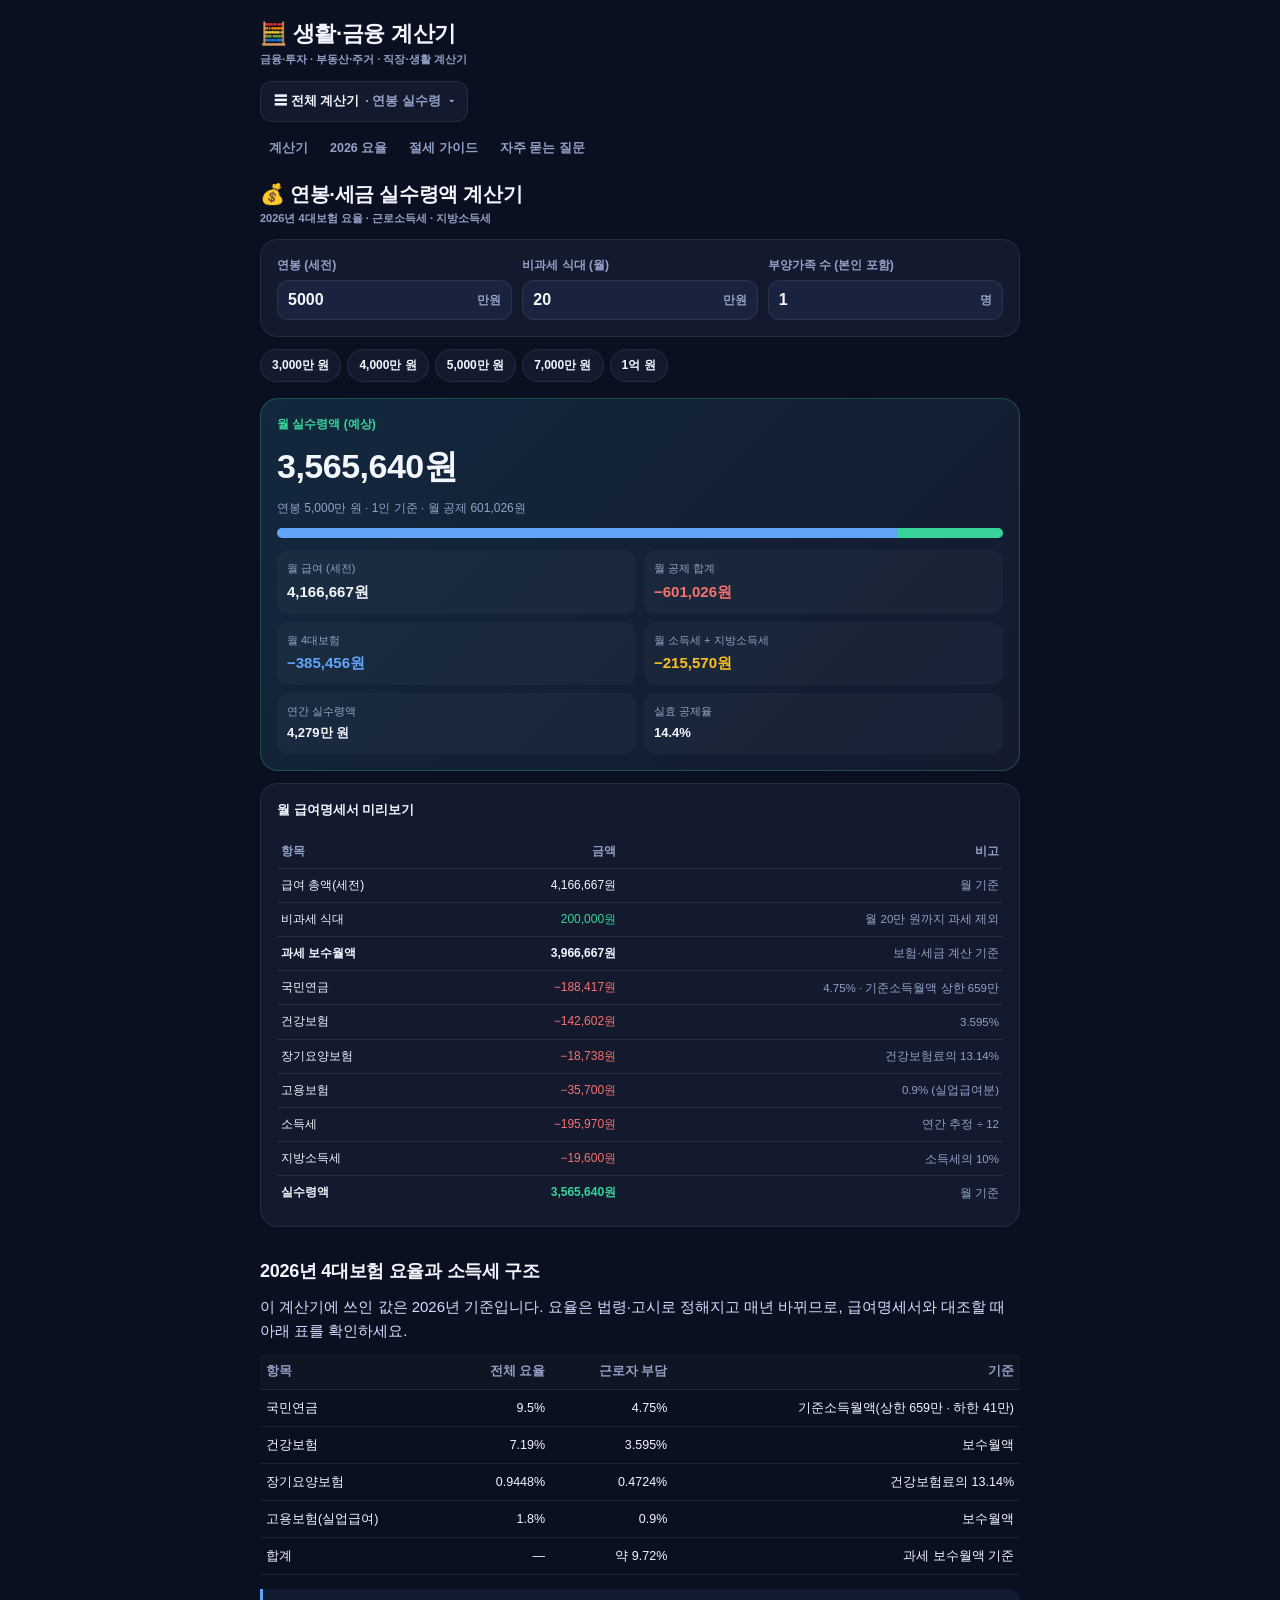
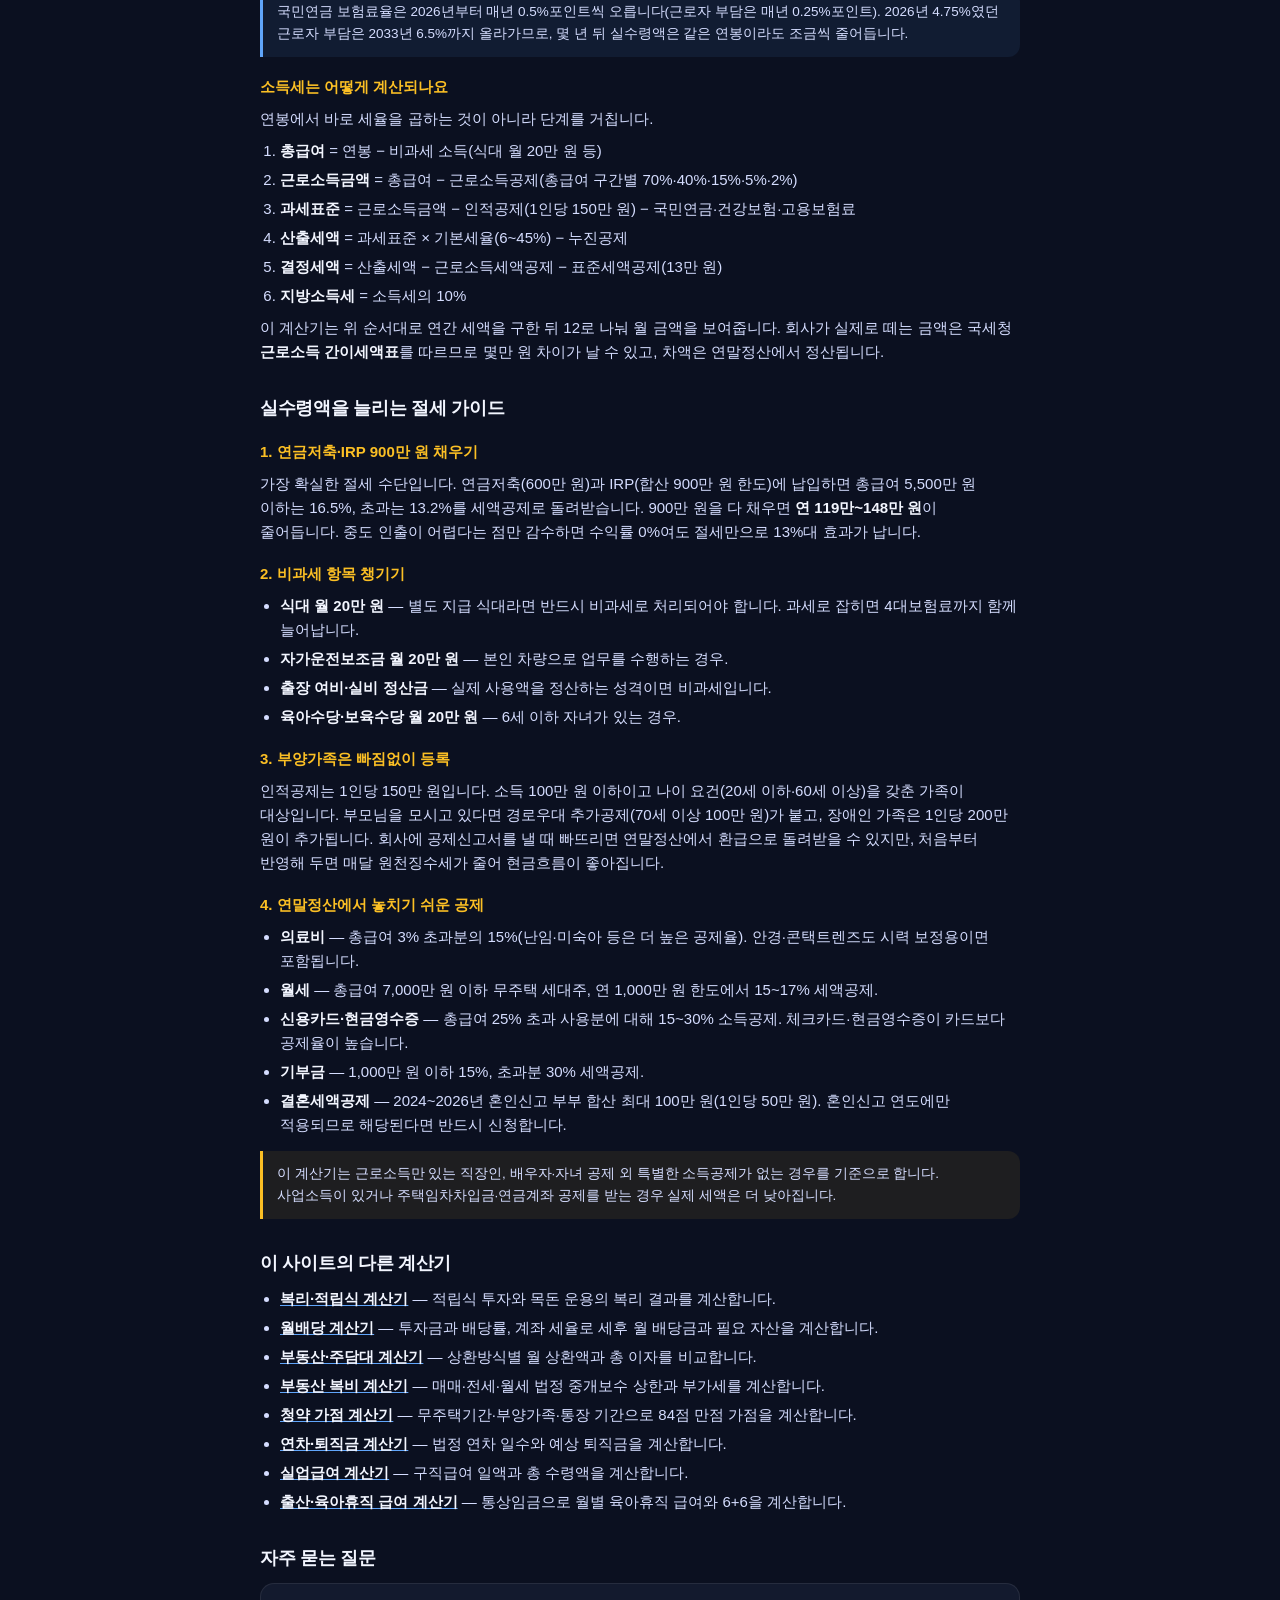
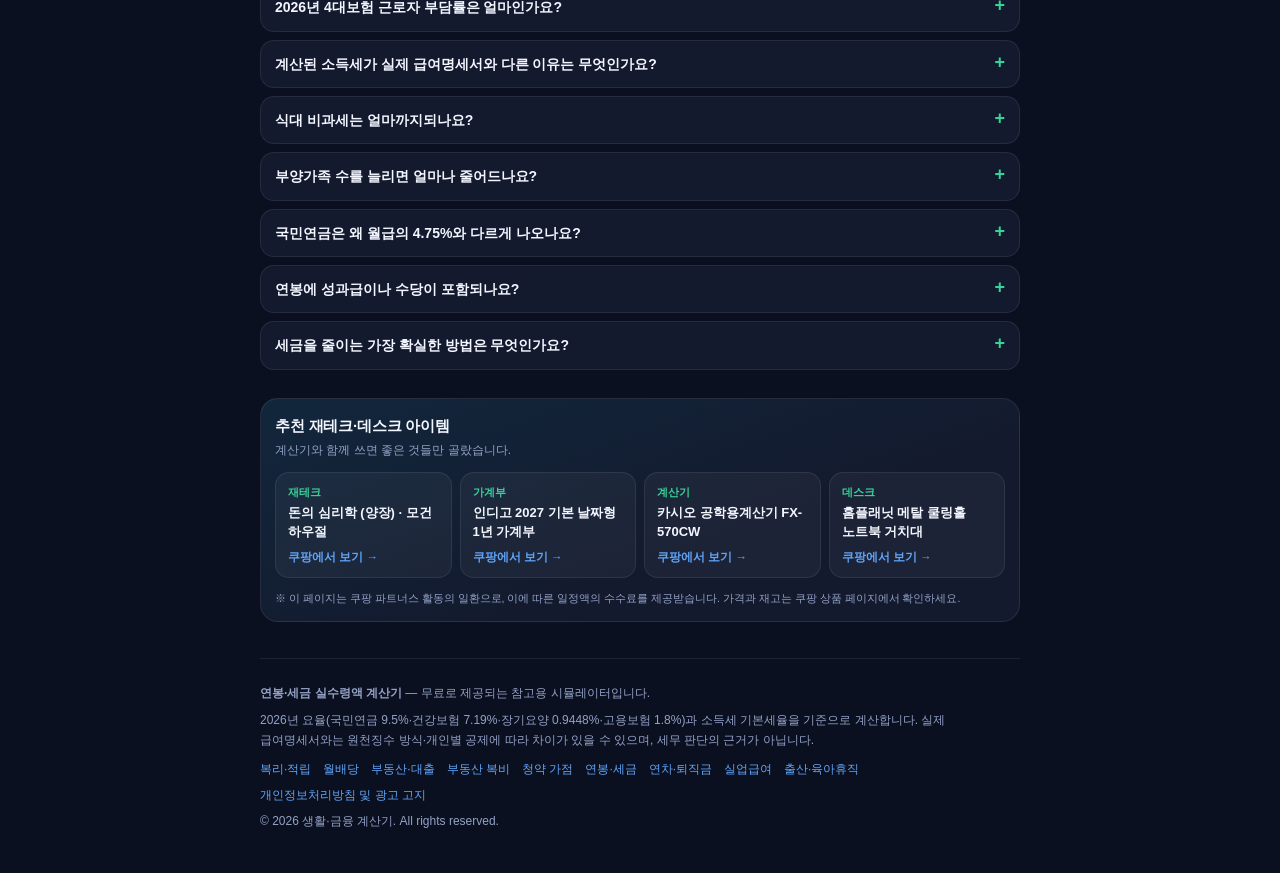
<file: salary.html>
<!DOCTYPE html>
<html lang="ko">
<head>
  <meta charset="UTF-8" />
  <meta name="viewport" content="width=device-width, initial-scale=1.0" />
  <title>연봉 실수령액 계산기 2026 | 4대보험·소득세 공제 후 월급 계산</title>
  <meta name="description" content="연봉과 비과세 식대, 부양가족 수를 입력하면 2026년 기준 국민연금·건강보험·장기요양·고용보험과 근로소득세·지방소득세를 뺀 월 실수령액을 계산합니다. 공제 내역을 항목별로 보여주고 절세 가이드와 FAQ를 함께 제공합니다." />
  <meta name="keywords" content="연봉 실수령액 계산기, 2026 실수령액, 4대보험 계산, 국민연금 4.75%, 건강보험료 7.19%, 근로소득세 계산, 월급 실수령액, 연봉 세금 계산" />
  <meta name="author" content="생활·금융 계산기" />
  <meta name="robots" content="index, follow" />
  <meta name="theme-color" content="#0b1020" />
  <link rel="canonical" href="https://handobin9782-lang.github.io/smart-calc/salary.html" />
  <link rel="stylesheet" href="style.css" />

  <meta property="og:type" content="website" />
  <meta property="og:site_name" content="생활·금융 계산기" />
  <meta property="og:locale" content="ko_KR" />
  <meta property="og:title" content="연봉 실수령액 계산기 2026 | 4대보험·소득세 공제 후 월급" />
  <meta property="og:description" content="연봉 5,000만 원이면 월 실수령액은 얼마일까? 2026년 4대보험 요율과 소득세를 반영해 항목별로 계산합니다." />
  <meta property="og:url" content="https://handobin9782-lang.github.io/smart-calc/salary.html" />
  <meta property="og:image" content="https://handobin9782-lang.github.io/smart-calc/og.png" />
  <meta property="og:image:width" content="1200" />
  <meta property="og:image:height" content="630" />
  <meta property="og:image:alt" content="생활·금융 계산기 - 연봉 실수령액과 4대보험·소득세 공제 내역" />

  <meta name="twitter:card" content="summary_large_image" />
  <meta name="twitter:title" content="연봉 실수령액 계산기 2026" />
  <meta name="twitter:description" content="4대보험·소득세 공제 후 월 실수령액과 항목별 공제 내역" />
  <meta name="twitter:image" content="https://handobin9782-lang.github.io/smart-calc/og.png" />
  <meta name="twitter:image:alt" content="생활·금융 계산기 - 연봉 실수령액과 4대보험·소득세 공제 내역" />

  <link rel="icon" href="data:image/svg+xml,%3Csvg xmlns='http://www.w3.org/2000/svg' viewBox='0 0 100 100'%3E%3Crect width='100' height='100' rx='22' fill='%230b1020'/%3E%3Ctext x='50' y='70' font-size='58' text-anchor='middle' fill='%2338d399'%3E%F0%9F%92%B0%3C/text%3E%3C/svg%3E" />

  <script type="application/ld+json">
  {
    "@context": "https://schema.org",
    "@type": "WebApplication",
    "name": "연봉 실수령액 계산기",
    "url": "https://handobin9782-lang.github.io/smart-calc/salary.html",
    "applicationCategory": "FinanceApplication",
    "operatingSystem": "All",
    "inLanguage": "ko",
    "description": "연봉, 비과세 식대, 부양가족 수를 입력하면 2026년 4대보험 요율과 근로소득세를 반영한 월 실수령액을 계산하는 무료 계산기입니다.",
    "offers": { "@type": "Offer", "price": "0", "priceCurrency": "KRW" }
  }
  </script>
  <script type="application/ld+json">
  {
    "@context": "https://schema.org",
    "@type": "FAQPage",
    "mainEntity": [
      {
        "@type": "Question",
        "name": "2026년 4대보험 근로자 부담률은 얼마인가요?",
        "acceptedAnswer": {
          "@type": "Answer",
          "text": "2026년 기준 국민연금 4.75%(총 9.5%의 절반), 건강보험 3.595%(총 7.19%의 절반), 장기요양 0.4724%(건강보험료의 13.14%), 고용보험 0.9%입니다. 네 가지를 합하면 월 과세 보수월액의 약 9.72%입니다."
        }
      },
      {
        "@type": "Question",
        "name": "계산된 소득세가 실제 급여명세서와 다른 이유는 무엇인가요?",
        "acceptedAnswer": {
          "@type": "Answer",
          "text": "회사는 국세청 근로소득 간이세액표로 매달 원천징수하고, 이 계산기는 연말정산 방식(근로소득공제·인적공제·표준세액공제·근로소득세액공제)으로 연간 세액을 추정해 12로 나눕니다. 그래서 월별 금액은 수만 원 차이가 날 수 있고, 연말정산에서 실제 세액이 확정됩니다."
        }
      },
      {
        "@type": "Question",
        "name": "식대 비과세는 얼마까지되나요?",
        "acceptedAnswer": {
          "@type": "Answer",
          "text": "월 20만 원까지 비과세입니다. 회사가 별도로 지급하는 식대나 현물 급식이 대상이고, 연간으로는 240만 원입니다. 이 계산기에서 비과세 식대를 넣으면 그만큼 과세 소득과 4대보험료가 함께 줄어 실수령액이 늘어납니다."
        }
      },
      {
        "@type": "Question",
        "name": "부양가족 수를 늘리면 얼마나 줄어드나요?",
        "acceptedAnswer": {
          "@type": "Answer",
          "text": "부양가족 1명당 인적공제 150만 원이 늘어 과세표준이 낮아집니다. 소득 구간에 따라 다르지만 15% 구간이면 연 22만 5,000원, 24% 구간이면 연 36만 원 정도 소득세가 줄고, 지방소득세를 포함하면 그 1.1배입니다. 소득이 100만 원 이하이고 나이 요건을 갖춘 가족만 공제 대상입니다."
        }
      },
      {
        "@type": "Question",
        "name": "국민연금은 왜 월급의 4.75%와 다르게 나오나요?",
        "acceptedAnswer": {
          "@type": "Answer",
          "text": "국민연금은 실제 월급이 아니라 기준소득월액으로 보험료를 계산합니다. 2026년 7월부터 2027년 6월까지 기준소득월액 상한은 659만 원, 하한은 41만 원이라, 월급이 659만 원을 넘으면 그 이상은 보험료가 늘지 않습니다."
        }
      },
      {
        "@type": "Question",
        "name": "연봉에 성과급이나 수당이 포함되나요?",
        "acceptedAnswer": {
          "@type": "Answer",
          "text": "이 계산기는 입력한 연봉을 매달 똑같이 나눠 받는 구조로 가정합니다. 실제로는 성과급·명절상여·연장근로수당이 특정 달에 몰리면 그 달의 원천징수세가 커지고, 4대보험료도 연간 보수 총액을 기준으로 다시 정산됩니다."
        }
      },
      {
        "@type": "Question",
        "name": "세금을 줄이는 가장 확실한 방법은 무엇인가요?",
        "acceptedAnswer": {
          "@type": "Answer",
          "text": "연금저축과 IRP를 합쳐 연 900만 원까지 세액공제를 받는 것이 가장 확실합니다. 총급여 5,500만 원 이하는 16.5%, 초과는 13.2%를 돌려받으므로 900만 원을 채우면 연 119만~148만 원이 줄어듭니다. 여기에 부양가족 등록, 의료비·교육비·월세·기부금 공제를 빠짐없이 챙기면 추가로 줄일 수 있습니다."
        }
      }
    ]
  }
  </script>
  <script async src="https://pagead2.googlesyndication.com/pagead/js/adsbygoogle.js?client=ca-pub-9910389156575302" crossorigin="anonymous"></script>
</head>
<body>
<div class="wrap">
  <div class="header">
    <div class="title"><a href="./">🧮 생활·금융 계산기</a>
      <small>금융·투자 · 부동산·주거 · 직장·생활 계산기</small>
    </div>
  </div>

  <nav class="calc-menu-wrap" aria-label="계산기 전체 메뉴">
    <details class="calc-menu">
      <summary>☰ 전체 계산기 <span class="menu-here">· 연봉 실수령</span></summary>
      <div class="hub">
        <div class="hub-cat">
          <div class="hub-cat-title">① 금융·투자</div>
          <div class="hub-cards">
            <a class="hub-card" href="./"><span class="hub-ico">📈</span><span class="hub-txt"><b>복리·적립식</b><small>적립·복리로 목표 자산 계산</small></span></a>
            <a class="hub-card" href="dividend.html"><span class="hub-ico">💰</span><span class="hub-txt"><b>주식·ETF 월배당</b><small>세후 월 배당금 계산</small></span></a>
          </div>
        </div>
        <div class="hub-cat">
          <div class="hub-cat-title">② 부동산·주거</div>
          <div class="hub-cards">
            <a class="hub-card" href="loan.html"><span class="hub-ico">🏠</span><span class="hub-txt"><b>부동산·대출</b><small>주담대 월 상환액·총 이자</small></span></a>
            <a class="hub-card" href="brokerage.html"><span class="hub-ico">🧾</span><span class="hub-txt"><b>부동산 복비</b><small>매매·전세·월세 중개보수</small></span></a>
            <a class="hub-card" href="subscription.html"><span class="hub-ico">🎯</span><span class="hub-txt"><b>청약 가점</b><small>84점 만점 가점 계산</small></span></a>
          </div>
        </div>
        <div class="hub-cat">
          <div class="hub-cat-title">③ 직장·생활</div>
          <div class="hub-cards">
            <a class="hub-card current" href="salary.html"><span class="hub-ico">💵</span><span class="hub-txt"><b>연봉 실수령</b><small>4대보험·세금 뺀 월급</small></span></a>
            <a class="hub-card" href="leave.html"><span class="hub-ico">🗓️</span><span class="hub-txt"><b>연차·퇴직금</b><small>연차 일수·퇴직금</small></span></a>
            <a class="hub-card" href="unemployment.html"><span class="hub-ico">🧳</span><span class="hub-txt"><b>실업급여</b><small>구직급여 총 수령액</small></span></a>
            <a class="hub-card" href="parental.html"><span class="hub-ico">👶</span><span class="hub-txt"><b>출산·육아휴직</b><small>육아휴직 급여·6+6</small></span></a>
          </div>
        </div>
      </div>
    </details>
  </nav>

  <nav class="section-nav">
    <a href="#calc">계산기</a>
    <a href="#rates">2026 요율</a>
    <a href="#guide">절세 가이드</a>
    <a href="#faq">자주 묻는 질문</a>
  </nav>

  <h1 class="title" style="font-size:20px;margin:6px 0 12px;">💰 연봉·세금 실수령액 계산기
    <small>2026년 4대보험 요율 · 근로소득세 · 지방소득세</small>
  </h1>

  <div id="calc">
    <div class="card">
      <div class="input-grid three">
        <div class="field">
          <label for="annual">연봉 (세전)</label>
          <div class="input-box">
            <input id="annual" type="number" value="5000" min="0" step="100" inputmode="decimal" oninput="calcSalary()" />
            <span class="unit">만원</span>
          </div>
        </div>
        <div class="field">
          <label for="meal">비과세 식대 (월)</label>
          <div class="input-box">
            <input id="meal" type="number" value="20" min="0" max="20" step="1" inputmode="decimal" oninput="calcSalary()" />
            <span class="unit">만원</span>
          </div>
        </div>
        <div class="field">
          <label for="family">부양가족 수 (본인 포함)</label>
          <div class="input-box">
            <input id="family" type="number" value="1" min="1" max="10" step="1" inputmode="numeric" oninput="calcSalary()" />
            <span class="unit">명</span>
          </div>
        </div>
      </div>
    </div>

    <div class="presets">
      <button class="preset-btn" onclick="applySalaryPreset(3000)">3,000만 원</button>
      <button class="preset-btn" onclick="applySalaryPreset(4000)">4,000만 원</button>
      <button class="preset-btn" onclick="applySalaryPreset(5000)">5,000만 원</button>
      <button class="preset-btn" onclick="applySalaryPreset(7000)">7,000만 원</button>
      <button class="preset-btn" onclick="applySalaryPreset(10000)">1억 원</button>
    </div>

    <div class="card result-hero">
      <div class="hero-label">월 실수령액 (예상)</div>
      <div class="hero-val" id="hero-val">-</div>
      <div class="hero-sub" id="hero-sub">-</div>
      <div class="bar-wrap">
        <div class="bar-principal" id="bar-p" style="width:80%"></div>
        <div class="bar-profit" id="bar-r" style="width:20%"></div>
      </div>
      <div class="stats">
        <div class="stat">
          <div class="stat-k">월 급여 (세전)</div>
          <div class="stat-v" id="res-gross">-</div>
        </div>
        <div class="stat">
          <div class="stat-k">월 공제 합계</div>
          <div class="stat-v red" id="res-deduct">-</div>
        </div>
        <div class="stat">
          <div class="stat-k">월 4대보험</div>
          <div class="stat-v blue" id="res-insurance">-</div>
        </div>
        <div class="stat">
          <div class="stat-k">월 소득세 + 지방소득세</div>
          <div class="stat-v gold" id="res-tax">-</div>
        </div>
        <div class="stat">
          <div class="stat-k">연간 실수령액</div>
          <div class="stat-v small" id="res-annual-net">-</div>
        </div>
        <div class="stat">
          <div class="stat-k">실효 공제율</div>
          <div class="stat-v small" id="res-rate">-</div>
        </div>
      </div>
    </div>

    <div class="card">
      <div style="font-size:13px;font-weight:700;margin-bottom:6px;">월 급여명세서 미리보기</div>
      <div class="table-scroll">
        <table>
          <thead>
            <tr><th>항목</th><th>금액</th><th>비고</th></tr>
          </thead>
          <tbody id="tbody"></tbody>
        </table>
      </div>
    </div>
    <div class="ad-slot" id="ad-top"></div>
  </div>

  <section class="doc" id="rates">
    <h2>2026년 4대보험 요율과 소득세 구조</h2>
    <p>이 계산기에 쓰인 값은 2026년 기준입니다. 요율은 법령·고시로 정해지고 매년 바뀌므로, 급여명세서와 대조할 때 아래 표를 확인하세요.</p>
    <table class="doc-table">
      <thead>
        <tr><th>항목</th><th>전체 요율</th><th>근로자 부담</th><th>기준</th></tr>
      </thead>
      <tbody>
        <tr><td>국민연금</td><td>9.5%</td><td>4.75%</td><td>기준소득월액(상한 659만 · 하한 41만)</td></tr>
        <tr><td>건강보험</td><td>7.19%</td><td>3.595%</td><td>보수월액</td></tr>
        <tr><td>장기요양보험</td><td>0.9448%</td><td>0.4724%</td><td>건강보험료의 13.14%</td></tr>
        <tr><td>고용보험(실업급여)</td><td>1.8%</td><td>0.9%</td><td>보수월액</td></tr>
        <tr><td>합계</td><td>—</td><td>약 9.72%</td><td>과세 보수월액 기준</td></tr>
      </tbody>
    </table>
    <div class="callout">
      국민연금 보험료율은 2026년부터 매년 0.5%포인트씩 오릅니다(근로자 부담은 매년 0.25%포인트). 2026년 4.75%였던 근로자 부담은 2033년 6.5%까지 올라가므로, 몇 년 뒤 실수령액은 같은 연봉이라도 조금씩 줄어듭니다.
    </div>

    <h3>소득세는 어떻게 계산되나요</h3>
    <p>연봉에서 바로 세율을 곱하는 것이 아니라 단계를 거칩니다.</p>
    <ol>
      <li><strong>총급여</strong> = 연봉 − 비과세 소득(식대 월 20만 원 등)</li>
      <li><strong>근로소득금액</strong> = 총급여 − 근로소득공제(총급여 구간별 70%·40%·15%·5%·2%)</li>
      <li><strong>과세표준</strong> = 근로소득금액 − 인적공제(1인당 150만 원) − 국민연금·건강보험·고용보험료</li>
      <li><strong>산출세액</strong> = 과세표준 × 기본세율(6~45%) − 누진공제</li>
      <li><strong>결정세액</strong> = 산출세액 − 근로소득세액공제 − 표준세액공제(13만 원)</li>
      <li><strong>지방소득세</strong> = 소득세의 10%</li>
    </ol>
    <p>이 계산기는 위 순서대로 연간 세액을 구한 뒤 12로 나눠 월 금액을 보여줍니다. 회사가 실제로 떼는 금액은 국세청 <strong>근로소득 간이세액표</strong>를 따르므로 몇만 원 차이가 날 수 있고, 차액은 연말정산에서 정산됩니다.</p>
  </section>

  <section class="doc" id="guide">
    <h2>실수령액을 늘리는 절세 가이드</h2>

    <h3>1. 연금저축·IRP 900만 원 채우기</h3>
    <p>가장 확실한 절세 수단입니다. 연금저축(600만 원)과 IRP(합산 900만 원 한도)에 납입하면 총급여 5,500만 원 이하는 16.5%, 초과는 13.2%를 세액공제로 돌려받습니다. 900만 원을 다 채우면 <strong>연 119만~148만 원</strong>이 줄어듭니다. 중도 인출이 어렵다는 점만 감수하면 수익률 0%여도 절세만으로 13%대 효과가 납니다.</p>

    <h3>2. 비과세 항목 챙기기</h3>
    <ul>
      <li><strong>식대 월 20만 원</strong> — 별도 지급 식대라면 반드시 비과세로 처리되어야 합니다. 과세로 잡히면 4대보험료까지 함께 늘어납니다.</li>
      <li><strong>자가운전보조금 월 20만 원</strong> — 본인 차량으로 업무를 수행하는 경우.</li>
      <li><strong>출장 여비·실비 정산금</strong> — 실제 사용액을 정산하는 성격이면 비과세입니다.</li>
      <li><strong>육아수당·보육수당 월 20만 원</strong> — 6세 이하 자녀가 있는 경우.</li>
    </ul>

    <h3>3. 부양가족은 빠짐없이 등록</h3>
    <p>인적공제는 1인당 150만 원입니다. 소득 100만 원 이하이고 나이 요건(20세 이하·60세 이상)을 갖춘 가족이 대상입니다. 부모님을 모시고 있다면 경로우대 추가공제(70세 이상 100만 원)가 붙고, 장애인 가족은 1인당 200만 원이 추가됩니다. 회사에 공제신고서를 낼 때 빠뜨리면 연말정산에서 환급으로 돌려받을 수 있지만, 처음부터 반영해 두면 매달 원천징수세가 줄어 현금흐름이 좋아집니다.</p>

    <h3>4. 연말정산에서 놓치기 쉬운 공제</h3>
    <ul>
      <li><strong>의료비</strong> — 총급여 3% 초과분의 15%(난임·미숙아 등은 더 높은 공제율). 안경·콘택트렌즈도 시력 보정용이면 포함됩니다.</li>
      <li><strong>월세</strong> — 총급여 7,000만 원 이하 무주택 세대주, 연 1,000만 원 한도에서 15~17% 세액공제.</li>
      <li><strong>신용카드·현금영수증</strong> — 총급여 25% 초과 사용분에 대해 15~30% 소득공제. 체크카드·현금영수증이 카드보다 공제율이 높습니다.</li>
      <li><strong>기부금</strong> — 1,000만 원 이하 15%, 초과분 30% 세액공제.</li>
      <li><strong>결혼세액공제</strong> — 2024~2026년 혼인신고 부부 합산 최대 100만 원(1인당 50만 원). 혼인신고 연도에만 적용되므로 해당된다면 반드시 신청합니다.</li>
    </ul>
    <div class="callout warn">
      이 계산기는 근로소득만 있는 직장인, 배우자·자녀 공제 외 특별한 소득공제가 없는 경우를 기준으로 합니다. 사업소득이 있거나 주택임차차입금·연금계좌 공제를 받는 경우 실제 세액은 더 낮아집니다.
    </div>
  </section>

  <section class="doc">
    <h2>이 사이트의 다른 계산기</h2>
        <ul>
      <li><a href="./"><strong>복리·적립식 계산기</strong></a> — 적립식 투자와 목돈 운용의 복리 결과를 계산합니다.</li>
      <li><a href="dividend.html"><strong>월배당 계산기</strong></a> — 투자금과 배당률, 계좌 세율로 세후 월 배당금과 필요 자산을 계산합니다.</li>
      <li><a href="loan.html"><strong>부동산·주담대 계산기</strong></a> — 상환방식별 월 상환액과 총 이자를 비교합니다.</li>
      <li><a href="brokerage.html"><strong>부동산 복비 계산기</strong></a> — 매매·전세·월세 법정 중개보수 상한과 부가세를 계산합니다.</li>
      <li><a href="subscription.html"><strong>청약 가점 계산기</strong></a> — 무주택기간·부양가족·통장 기간으로 84점 만점 가점을 계산합니다.</li>
      <li><a href="leave.html"><strong>연차·퇴직금 계산기</strong></a> — 법정 연차 일수와 예상 퇴직금을 계산합니다.</li>
      <li><a href="unemployment.html"><strong>실업급여 계산기</strong></a> — 구직급여 일액과 총 수령액을 계산합니다.</li>
      <li><a href="parental.html"><strong>출산·육아휴직 급여 계산기</strong></a> — 통상임금으로 월별 육아휴직 급여와 6+6을 계산합니다.</li>
    </ul>
  </section>

  <div class="ad-slot" id="ad-bottom"></div>

  <section class="doc" id="faq">
    <h2>자주 묻는 질문</h2>

    <details class="faq">
      <summary>2026년 4대보험 근로자 부담률은 얼마인가요?</summary>
      <p>2026년 기준 국민연금 4.75%(총 9.5%의 절반), 건강보험 3.595%(총 7.19%의 절반), 장기요양 0.4724%(건강보험료의 13.14%), 고용보험 0.9%입니다. 네 가지를 합하면 월 과세 보수월액의 약 9.72%입니다.</p>
    </details>

    <details class="faq">
      <summary>계산된 소득세가 실제 급여명세서와 다른 이유는 무엇인가요?</summary>
      <p>회사는 국세청 근로소득 간이세액표로 매달 원천징수하고, 이 계산기는 연말정산 방식(근로소득공제·인적공제·표준세액공제·근로소득세액공제)으로 연간 세액을 추정해 12로 나눕니다. 그래서 월별 금액은 수만 원 차이가 날 수 있고, 연말정산에서 실제 세액이 확정됩니다.</p>
    </details>

    <details class="faq">
      <summary>식대 비과세는 얼마까지되나요?</summary>
      <p>월 20만 원까지 비과세입니다. 회사가 별도로 지급하는 식대나 현물 급식이 대상이고, 연간으로는 240만 원입니다. 이 계산기에서 비과세 식대를 넣으면 그만큼 과세 소득과 4대보험료가 함께 줄어 실수령액이 늘어납니다.</p>
    </details>

    <details class="faq">
      <summary>부양가족 수를 늘리면 얼마나 줄어드나요?</summary>
      <p>부양가족 1명당 인적공제 150만 원이 늘어 과세표준이 낮아집니다. 소득 구간에 따라 다르지만 15% 구간이면 연 22만 5,000원, 24% 구간이면 연 36만 원 정도 소득세가 줄고, 지방소득세를 포함하면 그 1.1배입니다. 소득이 100만 원 이하이고 나이 요건을 갖춘 가족만 공제 대상입니다.</p>
    </details>

    <details class="faq">
      <summary>국민연금은 왜 월급의 4.75%와 다르게 나오나요?</summary>
      <p>국민연금은 실제 월급이 아니라 기준소득월액으로 보험료를 계산합니다. 2026년 7월부터 2027년 6월까지 기준소득월액 상한은 659만 원, 하한은 41만 원이라, 월급이 659만 원을 넘으면 그 이상은 보험료가 늘지 않습니다.</p>
    </details>

    <details class="faq">
      <summary>연봉에 성과급이나 수당이 포함되나요?</summary>
      <p>이 계산기는 입력한 연봉을 매달 똑같이 나눠 받는 구조로 가정합니다. 실제로는 성과급·명절상여·연장근로수당이 특정 달에 몰리면 그 달의 원천징수세가 커지고, 4대보험료도 연간 보수 총액을 기준으로 다시 정산됩니다.</p>
    </details>

    <details class="faq">
      <summary>세금을 줄이는 가장 확실한 방법은 무엇인가요?</summary>
      <p>연금저축과 IRP를 합쳐 연 900만 원까지 세액공제를 받는 것이 가장 확실합니다. 총급여 5,500만 원 이하는 16.5%, 초과는 13.2%를 돌려받으므로 900만 원을 채우면 연 119만~148만 원이 줄어듭니다. 여기에 부양가족 등록, 의료비·교육비·월세·기부금 공제를 빠짐없이 챙기면 추가로 줄일 수 있습니다.</p>
    </details>
  </section>

  <!-- 쿠팡 파트너스 추천 아이템 -->
  <section class="pick" aria-label="추천 재테크·데스크 아이템">
    <div class="pick-head">
      <h2>추천 재테크·데스크 아이템</h2>
      <p>계산기와 함께 쓰면 좋은 것들만 골랐습니다.</p>
    </div>
    <div class="pick-grid">
      <a class="pick-card" href="https://link.coupang.com/a/iO9DmRwQ6m" target="_blank" rel="noopener sponsored">
        <span class="pick-badge">재테크</span>
        <span class="pick-name">돈의 심리학 (양장) · 모건 하우절</span>
        <span class="pick-cta">쿠팡에서 보기 →</span>
      </a>
      <a class="pick-card" href="https://link.coupang.com/a/iO9HlzNrC8" target="_blank" rel="noopener sponsored">
        <span class="pick-badge">가계부</span>
        <span class="pick-name">인디고 2027 기본 날짜형 1년 가계부</span>
        <span class="pick-cta">쿠팡에서 보기 →</span>
      </a>
      <a class="pick-card" href="https://link.coupang.com/a/iO9AIDrIf6" target="_blank" rel="noopener sponsored">
        <span class="pick-badge">계산기</span>
        <span class="pick-name">카시오 공학용계산기 FX-570CW</span>
        <span class="pick-cta">쿠팡에서 보기 →</span>
      </a>
      <a class="pick-card" href="https://link.coupang.com/a/iO9FqWjR3k" target="_blank" rel="noopener sponsored">
        <span class="pick-badge">데스크</span>
        <span class="pick-name">홈플래닛 메탈 쿨링홀 노트북 거치대</span>
        <span class="pick-cta">쿠팡에서 보기 →</span>
      </a>
    </div>
    <p class="pick-note">※ 이 페이지는 쿠팡 파트너스 활동의 일환으로, 이에 따른 일정액의 수수료를 제공받습니다. 가격과 재고는 쿠팡 상품 페이지에서 확인하세요.</p>
  </section>

<footer class="site-footer">
    <p><strong>연봉·세금 실수령액 계산기</strong> — 무료로 제공되는 참고용 시뮬레이터입니다.</p>
    <p>2026년 요율(국민연금 9.5%·건강보험 7.19%·장기요양 0.9448%·고용보험 1.8%)과 소득세 기본세율을 기준으로 계산합니다. 실제 급여명세서와는 원천징수 방식·개인별 공제에 따라 차이가 있을 수 있으며, 세무 판단의 근거가 아닙니다.</p>
    <div class="footer-links">
      <a href="./">복리·적립</a>
      <a href="dividend.html">월배당</a>
      <a href="loan.html">부동산·대출</a>
      <a href="brokerage.html">부동산 복비</a>
      <a href="subscription.html">청약 가점</a>
      <a href="salary.html">연봉·세금</a>
      <a href="leave.html">연차·퇴직금</a>
      <a href="unemployment.html">실업급여</a>
      <a href="parental.html">출산·육아휴직</a>
      <a href="privacy.html">개인정보처리방침 및 광고 고지</a>
    </div>
    <p>© 2026 생활·금융 계산기. All rights reserved.</p>
  </footer>
</div>

<script>
// ── 2026년 기준 ─────────────────────────────
const RATES = {
  pension: 0.0475,          // 국민연금 근로자 부담
  pensionMin: 410000,       // 기준소득월액 하한
  pensionMax: 6590000,      // 기준소득월액 상한
  health: 0.03595,          // 건강보험 근로자 부담
  ltcRatio: 0.1314,         // 장기요양 = 건강보험료 × 13.14%
  employ: 0.009             // 고용보험(실업급여) 근로자 부담
};
const MEAL_LIMIT = 200000;   // 식대 비과세 한도(월)

const TAX_BRACKETS = [
  { upTo: 14000000,   rate: 0.06, prog: 0 },
  { upTo: 50000000,   rate: 0.15, prog: 1260000 },
  { upTo: 88000000,   rate: 0.24, prog: 5760000 },
  { upTo: 150000000,  rate: 0.35, prog: 15440000 },
  { upTo: 300000000,  rate: 0.38, prog: 19940000 },
  { upTo: 500000000,  rate: 0.40, prog: 25940000 },
  { upTo: 1000000000, rate: 0.42, prog: 35940000 },
  { upTo: Infinity,   rate: 0.45, prog: 65940000 }
];

function won(n) {
  return Math.round(n).toLocaleString() + '원';
}
function wonShort(n) {
  const v = Math.round(n / 1000) * 1000;
  if (v >= 100000000) {
    const eok = Math.floor(v / 100000000);
    const man = Math.round((v % 100000000) / 10000);
    return man > 0 ? `${eok}억 ${man.toLocaleString()}만 원` : `${eok}억 원`;
  }
  if (v >= 10000) return `${Math.round(v / 10000).toLocaleString()}만 원`;
  return `${v.toLocaleString()}원`;
}

// 근로소득공제 (총급여 기준)
function earnedIncomeDeduction(gross) {
  if (gross <= 5000000) return gross * 0.7;
  if (gross <= 15000000) return 3500000 + (gross - 5000000) * 0.4;
  if (gross <= 45000000) return 7500000 + (gross - 15000000) * 0.15;
  if (gross <= 100000000) return 12000000 + (gross - 45000000) * 0.05;
  return Math.min(20000000, 14750000 + (gross - 100000000) * 0.02);
}

function calcSalary() {
  const annual = Math.max(0, (parseFloat(document.getElementById('annual').value) || 0) * 10000);
  const mealInput = Math.max(0, (parseFloat(document.getElementById('meal').value) || 0) * 10000);
  const family = Math.min(10, Math.max(1, parseInt(document.getElementById('family').value) || 1));

  const meal = Math.min(mealInput, MEAL_LIMIT);
  const monthlyGross = annual / 12;
  const monthlyTaxable = Math.max(0, monthlyGross - meal);

  // 4대보험 (월)
  const pensionBase = Math.min(RATES.pensionMax, Math.max(RATES.pensionMin, monthlyTaxable));
  const pension = pensionBase * RATES.pension;
  const health = monthlyTaxable * RATES.health;
  const ltc = health * RATES.ltcRatio;
  const employ = monthlyTaxable * RATES.employ;
  const insurance = pension + health + ltc + employ;

  // 소득세 (연 단위 추정 → 월 환산)
  const annualGross = monthlyGross * 12 - meal * 12;
  const earnedDed = earnedIncomeDeduction(annualGross);
  const earnedIncome = Math.max(0, annualGross - earnedDed);
  const personalDed = family * 1500000;
  const insuranceYear = insurance * 12;
  const taxBase = Math.max(0, earnedIncome - personalDed - insuranceYear);

  let bracket = TAX_BRACKETS[0];
  for (const b of TAX_BRACKETS) { if (taxBase <= b.upTo) { bracket = b; break; } }
  const computedTax = Math.max(0, taxBase * bracket.rate - bracket.prog);

  // 근로소득세액공제
  let creditRaw = computedTax <= 1300000 ? computedTax * 0.55 : 715000 + (computedTax - 1300000) * 0.3;
  const creditCap = annualGross <= 33000000 ? 740000 : (annualGross <= 70000000 ? 660000 : 500000);
  const earnedCredit = Math.min(creditRaw, creditCap, computedTax);

  const stdCredit = 130000;
  const incomeTaxYear = Math.max(0, computedTax - earnedCredit - stdCredit);
  const localTaxYear = incomeTaxYear * 0.1;

  const incomeTaxMonth = Math.round(incomeTaxYear / 12 / 10) * 10;
  const localTaxMonth = Math.round(localTaxYear / 12 / 10) * 10;
  const taxMonth = incomeTaxMonth + localTaxMonth;

  const deductions = insurance + taxMonth;
  const net = monthlyGross - deductions;

  document.getElementById('hero-val').textContent = won(net);
  document.getElementById('hero-sub').textContent =
    `연봉 ${wonShort(annual)} · ${family}인 기준 · 월 공제 ${won(deductions)}`;
  document.getElementById('res-gross').textContent = won(monthlyGross);
  document.getElementById('res-deduct').textContent = '−' + won(deductions);
  document.getElementById('res-insurance').textContent = '−' + won(insurance);
  document.getElementById('res-tax').textContent = '−' + won(taxMonth);
  document.getElementById('res-annual-net').textContent = wonShort(net * 12);
  document.getElementById('res-rate').textContent = monthlyGross > 0
    ? `${((deductions / monthlyGross) * 100).toFixed(1)}%`
    : '—';

  const pRatio = monthlyGross > 0 ? (net / monthlyGross) * 100 : 0;
  document.getElementById('bar-p').style.width = `${pRatio.toFixed(1)}%`;
  document.getElementById('bar-r').style.width = `${(100 - pRatio).toFixed(1)}%`;

  const rows = [
    ['급여 총액(세전)', won(monthlyGross), '월 기준', ''],
    ['비과세 식대', won(meal), '월 20만 원까지 과세 제외', 'muted'],
    ['과세 보수월액', won(monthlyTaxable), '보험·세금 계산 기준', ''],
    ['국민연금', '−' + won(pension), '4.75% · 기준소득월액 상한 659만', 'deduct'],
    ['건강보험', '−' + won(health), '3.595%', 'deduct'],
    ['장기요양보험', '−' + won(ltc), '건강보험료의 13.14%', 'deduct'],
    ['고용보험', '−' + won(employ), '0.9% (실업급여분)', 'deduct'],
    ['소득세', '−' + won(incomeTaxMonth), '연간 추정 ÷ 12', 'deduct'],
    ['지방소득세', '−' + won(localTaxMonth), '소득세의 10%', 'deduct']
  ];

  document.getElementById('tbody').innerHTML = rows.map(([k, v, note, type]) => {
    const cls = type === 'deduct' ? 'red' : (type === 'muted' ? 'green' : '');
    const bold = k === '과세 보수월액' ? 'font-weight:700;' : '';
    return `<tr>
      <td style="${bold}">${k}</td>
      <td class="${cls}" style="${bold}">${v}</td>
      <td style="color:var(--muted);font-size:11.5px;">${note}</td>
    </tr>`;
  }).join('') + `
    <tr>
      <td style="font-weight:800;border-bottom:0;">실수령액</td>
      <td style="font-weight:800;color:var(--accent);border-bottom:0;">${won(net)}</td>
      <td style="color:var(--muted);font-size:11.5px;border-bottom:0;">월 기준</td>
    </tr>`;
}

function applySalaryPreset(manwon) {
  document.getElementById('annual').value = manwon;
  calcSalary();
}

calcSalary();
</script>
</body>
</html>
</file>
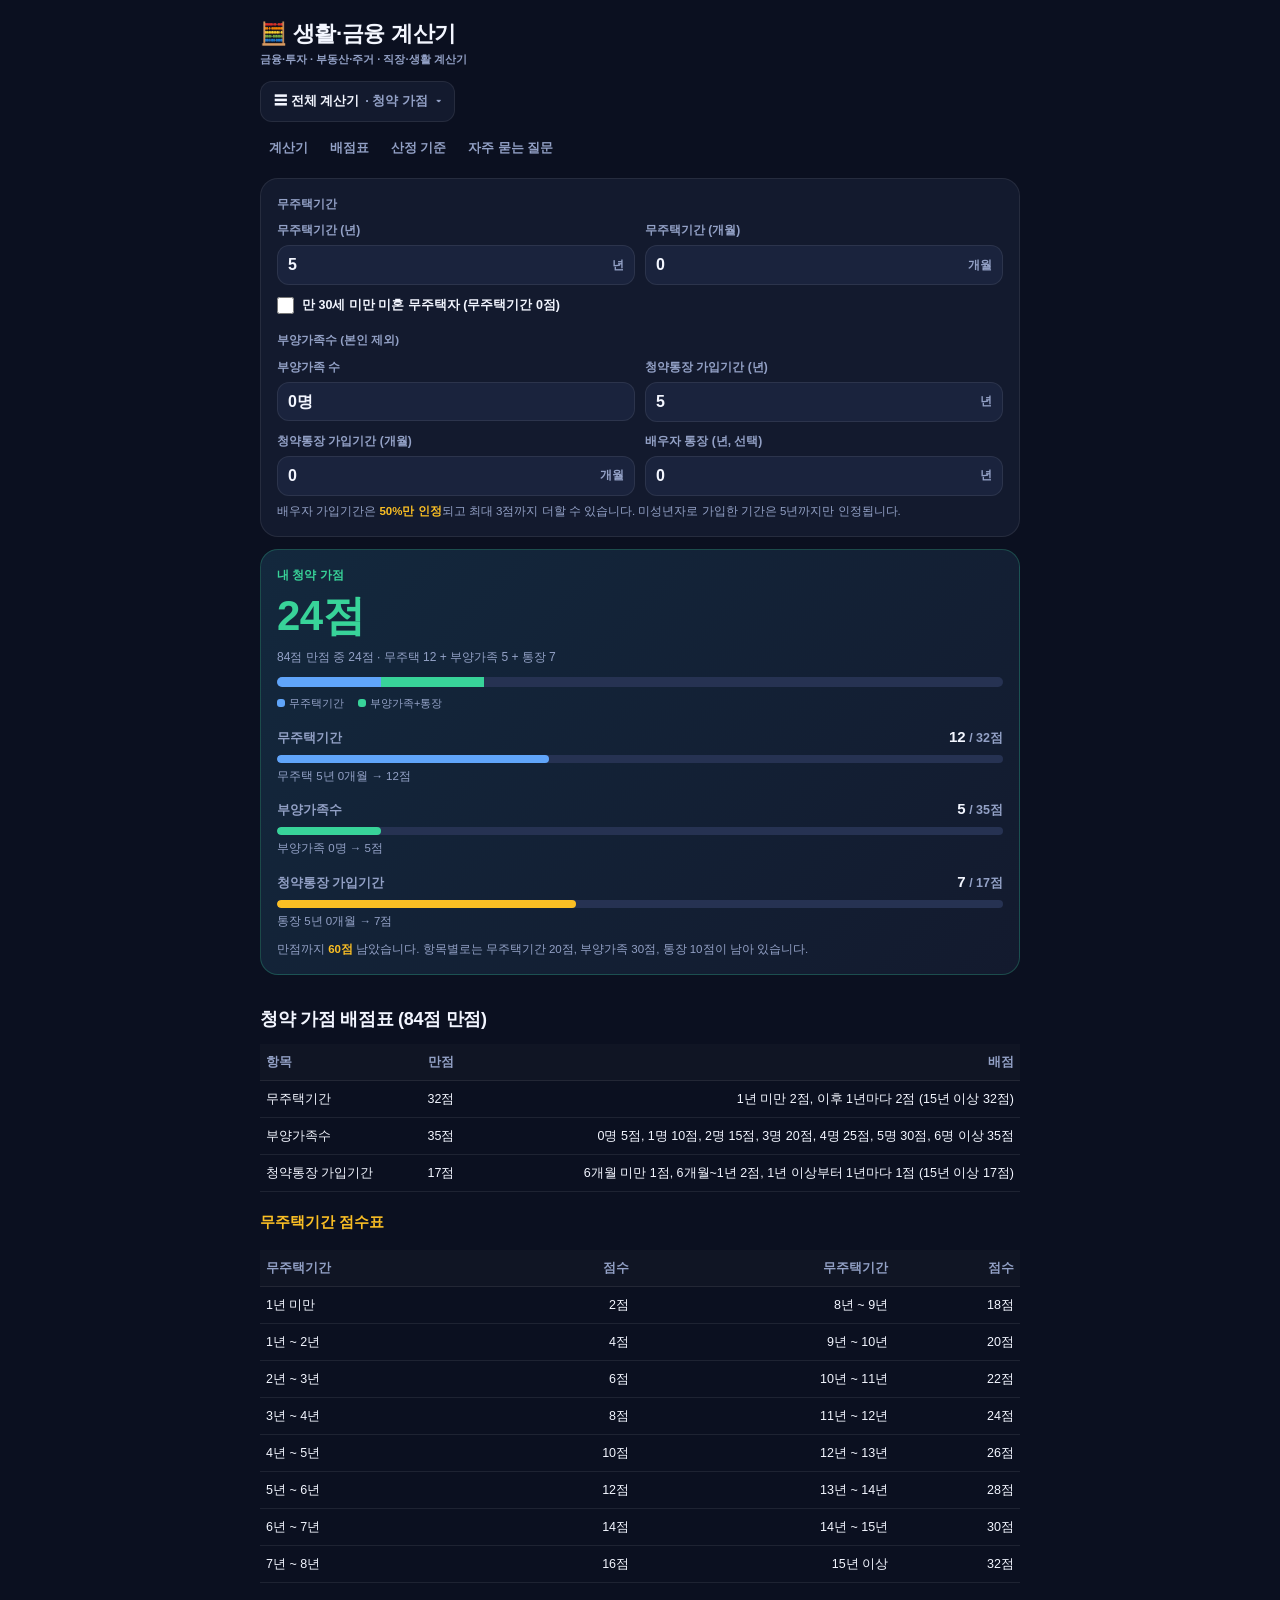
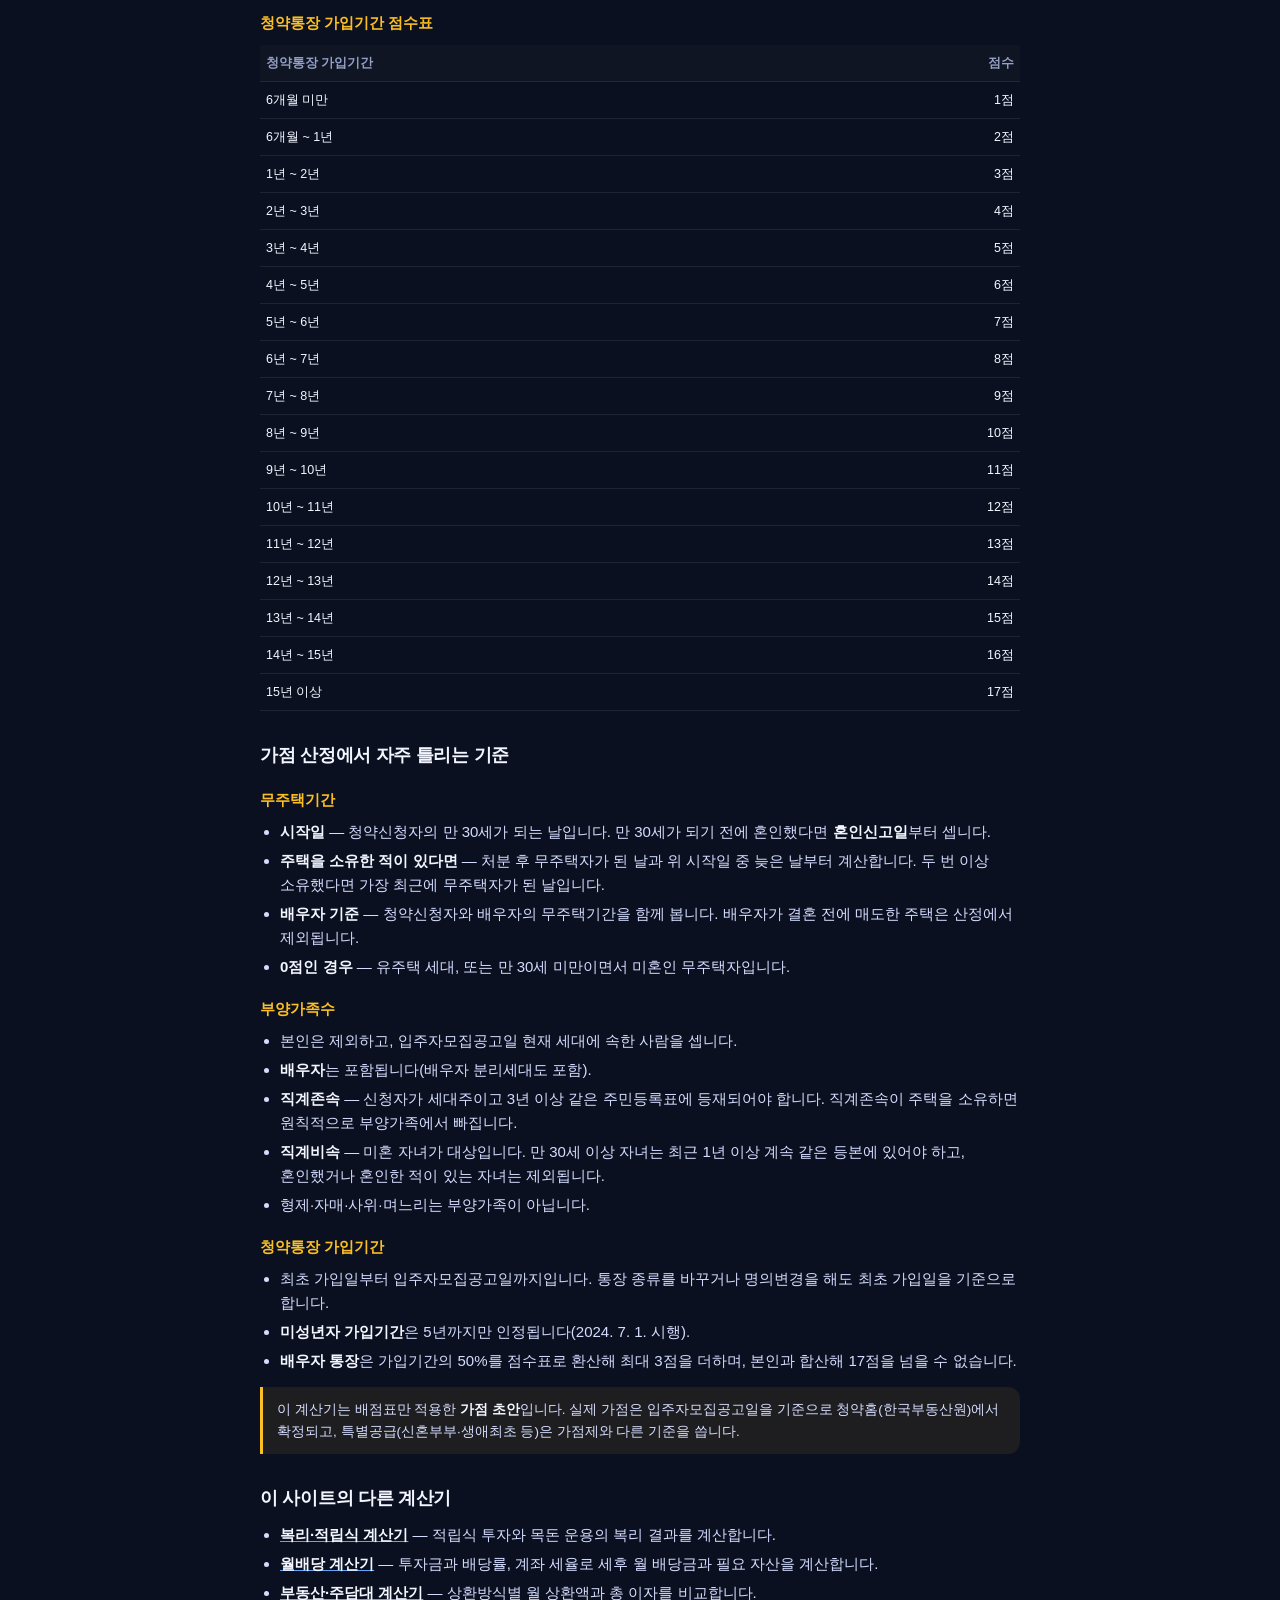
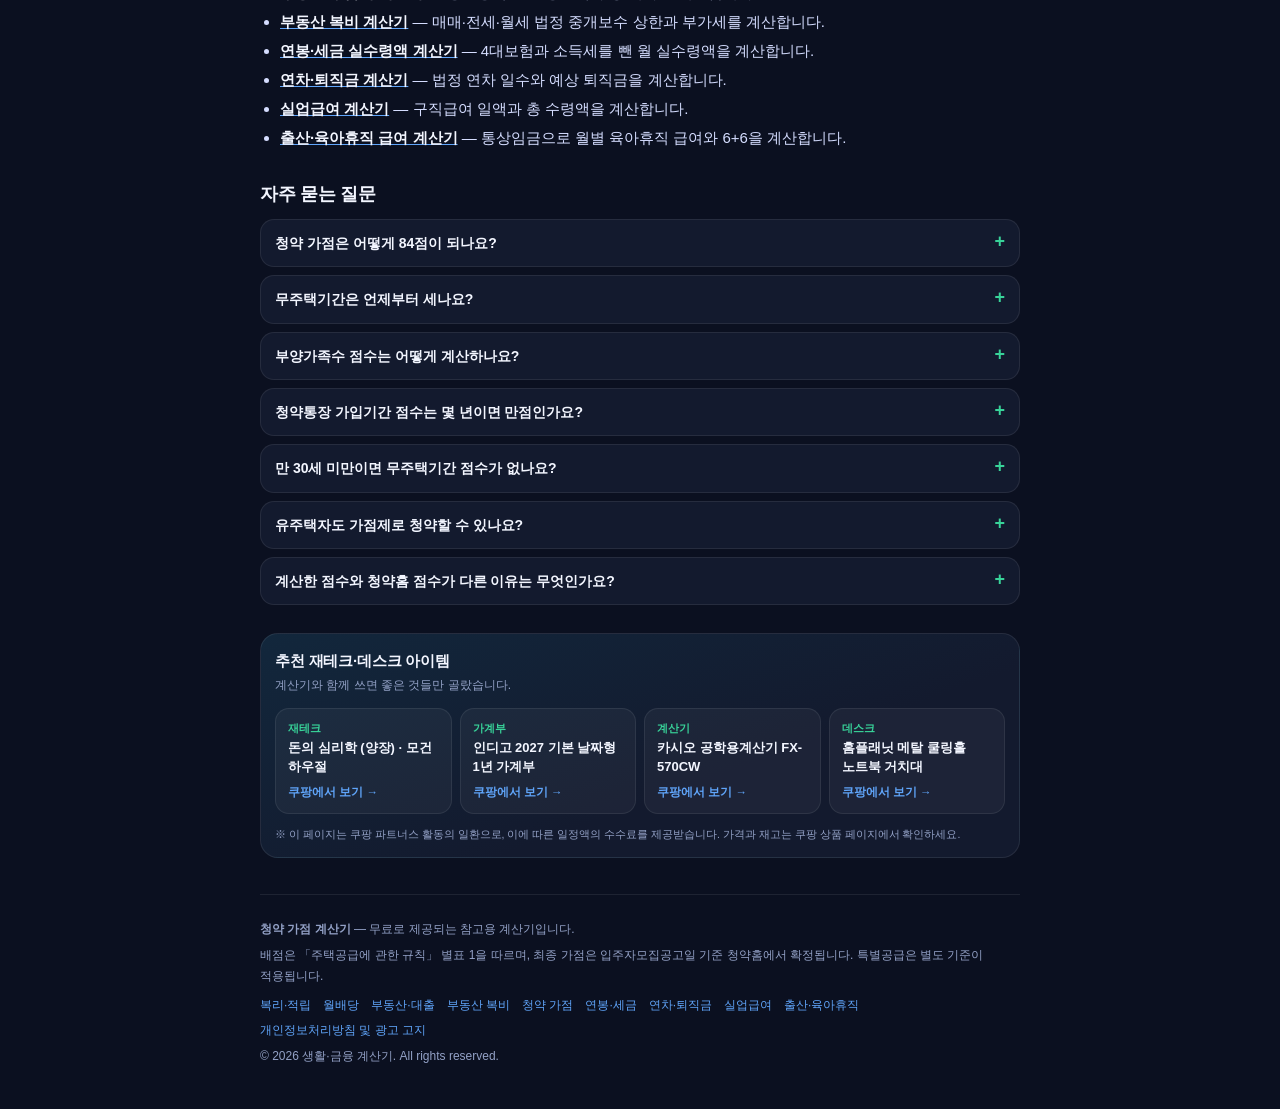
<file: subscription.html>
<!DOCTYPE html>
<html lang="ko">
<head>
  <meta charset="UTF-8" />
  <meta name="viewport" content="width=device-width, initial-scale=1.0" />
  <title>청약 가점 계산기 | 무주택·부양가족·통장 84점 만점 (2026)</title>
  <meta name="description" content="무주택기간 32점, 부양가족수 35점, 청약통장 가입기간 17점을 합쳐 84점 만점 청약 가점을 실시간으로 계산합니다. 항목별 점수와 배점표, 만 30세·혼인신고일 기준과 배우자 통장 50% 가산까지 확인하세요." />
  <meta name="keywords" content="청약 가점 계산기, 청약가점, 무주택기간 점수, 부양가족수 점수, 청약통장 가입기간, 84점 만점, 청약 가점제, 민영주택 가점" />
  <meta name="author" content="생활·금융 계산기" />
  <meta name="robots" content="index, follow" />
  <meta name="theme-color" content="#0b1020" />
  <link rel="canonical" href="https://handobin9782-lang.github.io/smart-calc/subscription.html" />
  <link rel="stylesheet" href="style.css" />

  <meta property="og:type" content="website" />
  <meta property="og:site_name" content="생활·금융 계산기" />
  <meta property="og:locale" content="ko_KR" />
  <meta property="og:title" content="청약 가점 계산기 | 84점 만점 항목별 점수" />
  <meta property="og:description" content="무주택기간·부양가족수·청약통장 가입기간만 넣으면 84점 만점 청약 가점이 바로 나옵니다." />
  <meta property="og:url" content="https://handobin9782-lang.github.io/smart-calc/subscription.html" />
  <meta property="og:image" content="https://handobin9782-lang.github.io/smart-calc/og.png" />
  <meta property="og:image:width" content="1200" />
  <meta property="og:image:height" content="630" />
  <meta property="og:image:alt" content="생활·금융 계산기 - 청약 가점 84점 계산" />

  <meta name="twitter:card" content="summary_large_image" />
  <meta name="twitter:title" content="청약 가점 계산기" />
  <meta name="twitter:description" content="무주택 32점 · 부양가족 35점 · 통장 17점 = 84점 만점" />
  <meta name="twitter:image" content="https://handobin9782-lang.github.io/smart-calc/og.png" />
  <meta name="twitter:image:alt" content="생활·금융 계산기 - 청약 가점 계산" />

  <link rel="icon" href="data:image/svg+xml,%3Csvg xmlns='http://www.w3.org/2000/svg' viewBox='0 0 100 100'%3E%3Crect width='100' height='100' rx='22' fill='%230b1020'/%3E%3Ctext x='50' y='70' font-size='58' text-anchor='middle' fill='%2338d399'%3E%F0%9F%8E%AF%3C/text%3E%3C/svg%3E" />

  <script type="application/ld+json">
  {
    "@context": "https://schema.org",
    "@type": "WebApplication",
    "name": "청약 가점 계산기",
    "url": "https://handobin9782-lang.github.io/smart-calc/subscription.html",
    "applicationCategory": "FinanceApplication",
    "operatingSystem": "All",
    "inLanguage": "ko",
    "description": "무주택기간, 부양가족수, 청약통장 가입기간을 입력하면 84점 만점 민영주택 청약 가점과 항목별 점수를 계산하는 무료 계산기입니다.",
    "offers": { "@type": "Offer", "price": "0", "priceCurrency": "KRW" }
  }
  </script>
  <script type="application/ld+json">
  {
    "@context": "https://schema.org",
    "@type": "FAQPage",
    "mainEntity": [
      {
        "@type": "Question",
        "name": "청약 가점은 어떻게 84점이 되나요?",
        "acceptedAnswer": {
          "@type": "Answer",
          "text": "무주택기간 32점, 부양가족수 35점, 청약통장 가입기간 17점을 더한 값이 만점입니다. 세 항목은 「주택공급에 관한 규칙」 별표 1에 정해져 있고, 모두 입주자모집공고일을 기준으로 따집니다."
        }
      },
      {
        "@type": "Question",
        "name": "무주택기간은 언제부터 세나요?",
        "acceptedAnswer": {
          "@type": "Answer",
          "text": "청약신청자의 만 30세가 되는 날부터 입주자모집공고일까지입니다. 만 30세가 되기 전에 혼인했다면 혼인신고일부터 셉니다. 주택을 소유한 적이 있으면 처분 후 무주택자가 된 날과 위 기산일 중 늦은 날부터 계산합니다."
        }
      },
      {
        "@type": "Question",
        "name": "부양가족수 점수는 어떻게 계산하나요?",
        "acceptedAnswer": {
          "@type": "Answer",
          "text": "본인을 제외한 부양가족 수에 따라 0명 5점, 1명 10점, 2명 15점, 3명 20점, 4명 25점, 5명 30점, 6명 이상 35점입니다. 배우자는 포함되고, 3년 이상 같은 주민등록표에 등재된 직계존속과 미혼 직계비속이 인정됩니다."
        }
      },
      {
        "@type": "Question",
        "name": "청약통장 가입기간 점수는 몇 년이면 만점인가요?",
        "acceptedAnswer": {
          "@type": "Answer",
          "text": "15년 이상이면 17점 만점입니다. 6개월 미만 1점, 6개월 이상 1년 미만 2점, 1년 이상부터는 1년마다 1점씩 올라갑니다. 배우자 통장은 가입기간의 50%를 인정해 최대 3점까지 더할 수 있고, 합산 점수는 17점을 넘을 수 없습니다."
        }
      },
      {
        "@type": "Question",
        "name": "만 30세 미만이면 무주택기간 점수가 없나요?",
        "acceptedAnswer": {
          "@type": "Answer",
          "text": "네. 만 30세 미만이면서 미혼인 무주택자는 무주택기간 점수가 0점입니다. 30세 이전에 혼인했다면 혼인신고일부터 기간을 세므로 점수를 받을 수 있습니다."
        }
      },
      {
        "@type": "Question",
        "name": "유주택자도 가점제로 청약할 수 있나요?",
        "acceptedAnswer": {
          "@type": "Answer",
          "text": "민영주택 일반공급 가점제는 무주택자를 대상으로 합니다. 유주택 세대는 가점제 1순위 대상이 아니고 추첨제 등 다른 방식이 적용될 수 있습니다. 청약 자격은 입주자모집공고문에서 확인해야 합니다."
        }
      },
      {
        "@type": "Question",
        "name": "계산한 점수와 청약홈 점수가 다른 이유는 무엇인가요?",
        "acceptedAnswer": {
          "@type": "Answer",
          "text": "이 계산기는 배점표만으로 계산한 초안입니다. 실제 점수는 세대 구성, 분양권·오피스텔 보유 이력, 등본에 함께 올라 있던 기간, 미성년자 가입기간 5년 인정 같은 세부 규정에 따라 달라지며, 최종 가점은 입주자모집공고일 기준으로 청약홈에서 확정됩니다."
        }
      }
    ]
  }
  </script>
  <script async src="https://pagead2.googlesyndication.com/pagead/js/adsbygoogle.js?client=ca-pub-9910389156575302" crossorigin="anonymous"></script>
</head>
<body>
<div class="wrap">
  <div class="header">
    <div class="title"><a href="./">🧮 생활·금융 계산기</a>
      <small>금융·투자 · 부동산·주거 · 직장·생활 계산기</small>
    </div>
  </div>

  <nav class="calc-menu-wrap" aria-label="계산기 전체 메뉴">
    <details class="calc-menu">
      <summary>☰ 전체 계산기 <span class="menu-here">· 청약 가점</span></summary>
      <div class="hub">
        <div class="hub-cat">
          <div class="hub-cat-title">① 금융·투자</div>
          <div class="hub-cards">
            <a class="hub-card" href="./"><span class="hub-ico">📈</span><span class="hub-txt"><b>복리·적립식</b><small>적립·복리로 목표 자산 계산</small></span></a>
            <a class="hub-card" href="dividend.html"><span class="hub-ico">💰</span><span class="hub-txt"><b>주식·ETF 월배당</b><small>세후 월 배당금 계산</small></span></a>
          </div>
        </div>
        <div class="hub-cat">
          <div class="hub-cat-title">② 부동산·주거</div>
          <div class="hub-cards">
            <a class="hub-card" href="loan.html"><span class="hub-ico">🏠</span><span class="hub-txt"><b>부동산·대출</b><small>주담대 월 상환액·총 이자</small></span></a>
            <a class="hub-card" href="brokerage.html"><span class="hub-ico">🧾</span><span class="hub-txt"><b>부동산 복비</b><small>매매·전세·월세 중개보수</small></span></a>
            <a class="hub-card current" href="subscription.html"><span class="hub-ico">🎯</span><span class="hub-txt"><b>청약 가점</b><small>84점 만점 가점 계산</small></span></a>
          </div>
        </div>
        <div class="hub-cat">
          <div class="hub-cat-title">③ 직장·생활</div>
          <div class="hub-cards">
            <a class="hub-card" href="salary.html"><span class="hub-ico">💵</span><span class="hub-txt"><b>연봉 실수령</b><small>4대보험·세금 뺀 월급</small></span></a>
            <a class="hub-card" href="leave.html"><span class="hub-ico">🗓️</span><span class="hub-txt"><b>연차·퇴직금</b><small>연차 일수·퇴직금</small></span></a>
            <a class="hub-card" href="unemployment.html"><span class="hub-ico">🧳</span><span class="hub-txt"><b>실업급여</b><small>구직급여 총 수령액</small></span></a>
            <a class="hub-card" href="parental.html"><span class="hub-ico">👶</span><span class="hub-txt"><b>출산·육아휴직</b><small>육아휴직 급여·6+6</small></span></a>
          </div>
        </div>
      </div>
    </details>
  </nav>

  <nav class="section-nav">
    <a href="#calc">계산기</a>
    <a href="#table">배점표</a>
    <a href="#how">산정 기준</a>
    <a href="#faq">자주 묻는 질문</a>
  </nav>

  <div id="calc">
    <div class="card">
      <div class="field-note" style="margin:0 0 8px;font-weight:700;">무주택기간</div>
      <div class="input-grid">
        <div class="field">
          <label for="home-y">무주택기간 (년)</label>
          <div class="input-box">
            <input id="home-y" type="number" value="5" min="0" max="40" step="1" inputmode="numeric" oninput="calcScore()" />
            <span class="unit">년</span>
          </div>
        </div>
        <div class="field">
          <label for="home-m">무주택기간 (개월)</label>
          <div class="input-box">
            <input id="home-m" type="number" value="0" min="0" max="11" step="1" inputmode="numeric" oninput="calcScore()" />
            <span class="unit">개월</span>
          </div>
        </div>
      </div>
      <label class="check-line">
        <input id="under30" type="checkbox" onchange="calcScore()" />
        <span>만 30세 미만 미혼 무주택자 (무주택기간 0점)</span>
      </label>

      <div class="field-note" style="margin:16px 0 8px;font-weight:700;">부양가족수 (본인 제외)</div>
      <div class="input-grid">
        <div class="field">
          <label for="depend">부양가족 수</label>
          <div class="input-box">
            <select id="depend" onchange="calcScore()">
              <option value="0">0명</option>
              <option value="1">1명</option>
              <option value="2">2명</option>
              <option value="3">3명</option>
              <option value="4">4명</option>
              <option value="5">5명</option>
              <option value="6">6명 이상</option>
            </select>
          </div>
        </div>
        <div class="field">
          <label for="account-y">청약통장 가입기간 (년)</label>
          <div class="input-box">
            <input id="account-y" type="number" value="5" min="0" max="40" step="1" inputmode="numeric" oninput="calcScore()" />
            <span class="unit">년</span>
          </div>
        </div>
        <div class="field">
          <label for="account-m">청약통장 가입기간 (개월)</label>
          <div class="input-box">
            <input id="account-m" type="number" value="0" min="0" max="11" step="1" inputmode="numeric" oninput="calcScore()" />
            <span class="unit">개월</span>
          </div>
        </div>
        <div class="field">
          <label for="spouse-y">배우자 통장 (년, 선택)</label>
          <div class="input-box">
            <input id="spouse-y" type="number" value="0" min="0" max="40" step="1" inputmode="numeric" oninput="calcScore()" />
            <span class="unit">년</span>
          </div>
        </div>
      </div>
      <div class="field-note">배우자 가입기간은 <b>50%만 인정</b>되고 최대 3점까지 더할 수 있습니다. 미성년자로 가입한 기간은 5년까지만 인정됩니다.</div>
    </div>

    <div class="card result-hero">
      <div class="hero-label">내 청약 가점</div>
      <div class="hero-val big" id="hero-total">-</div>
      <div class="hero-sub" id="hero-sub">84점 만점</div>
      <div class="bar-wrap">
        <div class="bar-principal" id="bar-home" style="width:0%"></div>
        <div class="bar-profit" id="bar-dep" style="width:0%"></div>
      </div>
      <div class="chart-legend" style="margin-top:-4px;margin-bottom:12px;">
        <span><span class="dot" style="background:var(--accent2)"></span>무주택기간</span>
        <span><span class="dot" style="background:var(--accent)"></span>부양가족+통장</span>
      </div>

      <div class="score-row">
        <div class="score-head"><span>무주택기간</span><span><b id="s-home">0</b> / 32점</span></div>
        <div class="score-track"><div class="score-fill blue" id="f-home" style="width:0%"></div></div>
        <div class="score-note" id="n-home">-</div>
      </div>
      <div class="score-row">
        <div class="score-head"><span>부양가족수</span><span><b id="s-dep">0</b> / 35점</span></div>
        <div class="score-track"><div class="score-fill green" id="f-dep" style="width:0%"></div></div>
        <div class="score-note" id="n-dep">-</div>
      </div>
      <div class="score-row">
        <div class="score-head"><span>청약통장 가입기간</span><span><b id="s-account">0</b> / 17점</span></div>
        <div class="score-track"><div class="score-fill gold" id="f-account" style="width:0%"></div></div>
        <div class="score-note" id="n-account">-</div>
      </div>
      <div class="field-note" id="score-hint" style="margin-top:10px;"></div>
    </div>

    <div class="ad-slot" id="ad-top"></div>
  </div>

  <!-- ===== 배점표 ===== -->
  <section class="doc" id="table">
    <h2>청약 가점 배점표 (84점 만점)</h2>
    <table class="doc-table">
      <thead>
        <tr><th>항목</th><th>만점</th><th>배점</th></tr>
      </thead>
      <tbody>
        <tr><td>무주택기간</td><td>32점</td><td>1년 미만 2점, 이후 1년마다 2점 (15년 이상 32점)</td></tr>
        <tr><td>부양가족수</td><td>35점</td><td>0명 5점, 1명 10점, 2명 15점, 3명 20점, 4명 25점, 5명 30점, 6명 이상 35점</td></tr>
        <tr><td>청약통장 가입기간</td><td>17점</td><td>6개월 미만 1점, 6개월~1년 2점, 1년 이상부터 1년마다 1점 (15년 이상 17점)</td></tr>
      </tbody>
    </table>

    <h3>무주택기간 점수표</h3>
    <div class="table-scroll">
      <table class="doc-table">
        <thead><tr><th>무주택기간</th><th>점수</th><th>무주택기간</th><th>점수</th></tr></thead>
        <tbody>
          <tr><td>1년 미만</td><td>2점</td><td>8년 ~ 9년</td><td>18점</td></tr>
          <tr><td>1년 ~ 2년</td><td>4점</td><td>9년 ~ 10년</td><td>20점</td></tr>
          <tr><td>2년 ~ 3년</td><td>6점</td><td>10년 ~ 11년</td><td>22점</td></tr>
          <tr><td>3년 ~ 4년</td><td>8점</td><td>11년 ~ 12년</td><td>24점</td></tr>
          <tr><td>4년 ~ 5년</td><td>10점</td><td>12년 ~ 13년</td><td>26점</td></tr>
          <tr><td>5년 ~ 6년</td><td>12점</td><td>13년 ~ 14년</td><td>28점</td></tr>
          <tr><td>6년 ~ 7년</td><td>14점</td><td>14년 ~ 15년</td><td>30점</td></tr>
          <tr><td>7년 ~ 8년</td><td>16점</td><td>15년 이상</td><td>32점</td></tr>
        </tbody>
      </table>
    </div>

    <h3>청약통장 가입기간 점수표</h3>
    <table class="doc-table">
      <thead><tr><th>청약통장 가입기간</th><th>점수</th></tr></thead>
      <tbody>
        <tr><td>6개월 미만</td><td>1점</td></tr>
        <tr><td>6개월 ~ 1년</td><td>2점</td></tr>
        <tr><td>1년 ~ 2년</td><td>3점</td></tr>
        <tr><td>2년 ~ 3년</td><td>4점</td></tr>
        <tr><td>3년 ~ 4년</td><td>5점</td></tr>
        <tr><td>4년 ~ 5년</td><td>6점</td></tr>
        <tr><td>5년 ~ 6년</td><td>7점</td></tr>
        <tr><td>6년 ~ 7년</td><td>8점</td></tr>
        <tr><td>7년 ~ 8년</td><td>9점</td></tr>
        <tr><td>8년 ~ 9년</td><td>10점</td></tr>
        <tr><td>9년 ~ 10년</td><td>11점</td></tr>
        <tr><td>10년 ~ 11년</td><td>12점</td></tr>
        <tr><td>11년 ~ 12년</td><td>13점</td></tr>
        <tr><td>12년 ~ 13년</td><td>14점</td></tr>
        <tr><td>13년 ~ 14년</td><td>15점</td></tr>
        <tr><td>14년 ~ 15년</td><td>16점</td></tr>
        <tr><td>15년 이상</td><td>17점</td></tr>
      </tbody>
    </table>
  </section>

  <section class="doc" id="how">
    <h2>가점 산정에서 자주 틀리는 기준</h2>
    <h3>무주택기간</h3>
    <ul>
      <li><strong>시작일</strong> — 청약신청자의 만 30세가 되는 날입니다. 만 30세가 되기 전에 혼인했다면 <strong>혼인신고일</strong>부터 셉니다.</li>
      <li><strong>주택을 소유한 적이 있다면</strong> — 처분 후 무주택자가 된 날과 위 시작일 중 늦은 날부터 계산합니다. 두 번 이상 소유했다면 가장 최근에 무주택자가 된 날입니다.</li>
      <li><strong>배우자 기준</strong> — 청약신청자와 배우자의 무주택기간을 함께 봅니다. 배우자가 결혼 전에 매도한 주택은 산정에서 제외됩니다.</li>
      <li><strong>0점인 경우</strong> — 유주택 세대, 또는 만 30세 미만이면서 미혼인 무주택자입니다.</li>
    </ul>

    <h3>부양가족수</h3>
    <ul>
      <li>본인은 제외하고, 입주자모집공고일 현재 세대에 속한 사람을 셉니다.</li>
      <li><strong>배우자</strong>는 포함됩니다(배우자 분리세대도 포함).</li>
      <li><strong>직계존속</strong> — 신청자가 세대주이고 3년 이상 같은 주민등록표에 등재되어야 합니다. 직계존속이 주택을 소유하면 원칙적으로 부양가족에서 빠집니다.</li>
      <li><strong>직계비속</strong> — 미혼 자녀가 대상입니다. 만 30세 이상 자녀는 최근 1년 이상 계속 같은 등본에 있어야 하고, 혼인했거나 혼인한 적이 있는 자녀는 제외됩니다.</li>
      <li>형제·자매·사위·며느리는 부양가족이 아닙니다.</li>
    </ul>

    <h3>청약통장 가입기간</h3>
    <ul>
      <li>최초 가입일부터 입주자모집공고일까지입니다. 통장 종류를 바꾸거나 명의변경을 해도 최초 가입일을 기준으로 합니다.</li>
      <li><strong>미성년자 가입기간</strong>은 5년까지만 인정됩니다(2024. 7. 1. 시행).</li>
      <li><strong>배우자 통장</strong>은 가입기간의 50%를 점수표로 환산해 최대 3점을 더하며, 본인과 합산해 17점을 넘을 수 없습니다.</li>
    </ul>
    <div class="callout warn">
      이 계산기는 배점표만 적용한 <strong>가점 초안</strong>입니다. 실제 가점은 입주자모집공고일을 기준으로 청약홈(한국부동산원)에서 확정되고, 특별공급(신혼부부·생애최초 등)은 가점제와 다른 기준을 씁니다.
    </div>
  </section>

  <section class="doc">
    <h2>이 사이트의 다른 계산기</h2>
        <ul>
      <li><a href="./"><strong>복리·적립식 계산기</strong></a> — 적립식 투자와 목돈 운용의 복리 결과를 계산합니다.</li>
      <li><a href="dividend.html"><strong>월배당 계산기</strong></a> — 투자금과 배당률, 계좌 세율로 세후 월 배당금과 필요 자산을 계산합니다.</li>
      <li><a href="loan.html"><strong>부동산·주담대 계산기</strong></a> — 상환방식별 월 상환액과 총 이자를 비교합니다.</li>
      <li><a href="brokerage.html"><strong>부동산 복비 계산기</strong></a> — 매매·전세·월세 법정 중개보수 상한과 부가세를 계산합니다.</li>
      <li><a href="salary.html"><strong>연봉·세금 실수령액 계산기</strong></a> — 4대보험과 소득세를 뺀 월 실수령액을 계산합니다.</li>
      <li><a href="leave.html"><strong>연차·퇴직금 계산기</strong></a> — 법정 연차 일수와 예상 퇴직금을 계산합니다.</li>
      <li><a href="unemployment.html"><strong>실업급여 계산기</strong></a> — 구직급여 일액과 총 수령액을 계산합니다.</li>
      <li><a href="parental.html"><strong>출산·육아휴직 급여 계산기</strong></a> — 통상임금으로 월별 육아휴직 급여와 6+6을 계산합니다.</li>
    </ul>
  </section>

  <div class="ad-slot" id="ad-bottom"></div>

  <section class="doc" id="faq">
    <h2>자주 묻는 질문</h2>

    <details class="faq">
      <summary>청약 가점은 어떻게 84점이 되나요?</summary>
      <p>무주택기간 32점, 부양가족수 35점, 청약통장 가입기간 17점을 더한 값이 만점입니다. 세 항목은 「주택공급에 관한 규칙」 별표 1에 정해져 있고, 모두 입주자모집공고일을 기준으로 따집니다.</p>
    </details>

    <details class="faq">
      <summary>무주택기간은 언제부터 세나요?</summary>
      <p>청약신청자의 만 30세가 되는 날부터 입주자모집공고일까지입니다. 만 30세가 되기 전에 혼인했다면 혼인신고일부터 셉니다. 주택을 소유한 적이 있으면 처분 후 무주택자가 된 날과 위 기산일 중 늦은 날부터 계산합니다.</p>
    </details>

    <details class="faq">
      <summary>부양가족수 점수는 어떻게 계산하나요?</summary>
      <p>본인을 제외한 부양가족 수에 따라 0명 5점, 1명 10점, 2명 15점, 3명 20점, 4명 25점, 5명 30점, 6명 이상 35점입니다. 배우자는 포함되고, 3년 이상 같은 주민등록표에 등재된 직계존속과 미혼 직계비속이 인정됩니다.</p>
    </details>

    <details class="faq">
      <summary>청약통장 가입기간 점수는 몇 년이면 만점인가요?</summary>
      <p>15년 이상이면 17점 만점입니다. 6개월 미만 1점, 6개월 이상 1년 미만 2점, 1년 이상부터는 1년마다 1점씩 올라갑니다. 배우자 통장은 가입기간의 50%를 인정해 최대 3점까지 더할 수 있고, 합산 점수는 17점을 넘을 수 없습니다.</p>
    </details>

    <details class="faq">
      <summary>만 30세 미만이면 무주택기간 점수가 없나요?</summary>
      <p>네. 만 30세 미만이면서 미혼인 무주택자는 무주택기간 점수가 0점입니다. 30세 이전에 혼인했다면 혼인신고일부터 기간을 세므로 점수를 받을 수 있습니다.</p>
    </details>

    <details class="faq">
      <summary>유주택자도 가점제로 청약할 수 있나요?</summary>
      <p>민영주택 일반공급 가점제는 무주택자를 대상으로 합니다. 유주택 세대는 가점제 1순위 대상이 아니고 추첨제 등 다른 방식이 적용될 수 있습니다. 청약 자격은 입주자모집공고문에서 확인해야 합니다.</p>
    </details>

    <details class="faq">
      <summary>계산한 점수와 청약홈 점수가 다른 이유는 무엇인가요?</summary>
      <p>이 계산기는 배점표만으로 계산한 초안입니다. 실제 점수는 세대 구성, 분양권·오피스텔 보유 이력, 등본에 함께 올라 있던 기간, 미성년자 가입기간 5년 인정 같은 세부 규정에 따라 달라지며, 최종 가점은 입주자모집공고일 기준으로 청약홈에서 확정됩니다.</p>
    </details>
  </section>

  <!-- 쿠팡 파트너스 추천 아이템 -->
  <section class="pick" aria-label="추천 재테크·데스크 아이템">
    <div class="pick-head">
      <h2>추천 재테크·데스크 아이템</h2>
      <p>계산기와 함께 쓰면 좋은 것들만 골랐습니다.</p>
    </div>
    <div class="pick-grid">
      <a class="pick-card" href="https://link.coupang.com/a/iO9DmRwQ6m" target="_blank" rel="noopener sponsored">
        <span class="pick-badge">재테크</span>
        <span class="pick-name">돈의 심리학 (양장) · 모건 하우절</span>
        <span class="pick-cta">쿠팡에서 보기 →</span>
      </a>
      <a class="pick-card" href="https://link.coupang.com/a/iO9HlzNrC8" target="_blank" rel="noopener sponsored">
        <span class="pick-badge">가계부</span>
        <span class="pick-name">인디고 2027 기본 날짜형 1년 가계부</span>
        <span class="pick-cta">쿠팡에서 보기 →</span>
      </a>
      <a class="pick-card" href="https://link.coupang.com/a/iO9AIDrIf6" target="_blank" rel="noopener sponsored">
        <span class="pick-badge">계산기</span>
        <span class="pick-name">카시오 공학용계산기 FX-570CW</span>
        <span class="pick-cta">쿠팡에서 보기 →</span>
      </a>
      <a class="pick-card" href="https://link.coupang.com/a/iO9FqWjR3k" target="_blank" rel="noopener sponsored">
        <span class="pick-badge">데스크</span>
        <span class="pick-name">홈플래닛 메탈 쿨링홀 노트북 거치대</span>
        <span class="pick-cta">쿠팡에서 보기 →</span>
      </a>
    </div>
    <p class="pick-note">※ 이 페이지는 쿠팡 파트너스 활동의 일환으로, 이에 따른 일정액의 수수료를 제공받습니다. 가격과 재고는 쿠팡 상품 페이지에서 확인하세요.</p>
  </section>

<footer class="site-footer">
    <p><strong>청약 가점 계산기</strong> — 무료로 제공되는 참고용 계산기입니다.</p>
    <p>배점은 「주택공급에 관한 규칙」 별표 1을 따르며, 최종 가점은 입주자모집공고일 기준 청약홈에서 확정됩니다. 특별공급은 별도 기준이 적용됩니다.</p>
    <div class="footer-links">
      <a href="./">복리·적립</a>
      <a href="dividend.html">월배당</a>
      <a href="loan.html">부동산·대출</a>
      <a href="brokerage.html">부동산 복비</a>
      <a href="subscription.html">청약 가점</a>
      <a href="salary.html">연봉·세금</a>
      <a href="leave.html">연차·퇴직금</a>
      <a href="unemployment.html">실업급여</a>
      <a href="parental.html">출산·육아휴직</a>
      <a href="privacy.html">개인정보처리방침 및 광고 고지</a>
    </div>
    <p>© 2026 생활·금융 계산기. All rights reserved.</p>
  </footer>
</div>

<script>
function num(id) {
  const el = document.getElementById(id);
  if (!el) return 0;
  const v = parseFloat(el.value);
  return isNaN(v) ? 0 : v;
}

function months(yId, mId) {
  const y = Math.max(0, Math.floor(num(yId)));
  const m = Math.min(11, Math.max(0, Math.floor(num(mId))));
  return y * 12 + m;
}

function homeScore(mo) {
  if (mo <= 0) return 0;
  if (mo < 12) return 2;
  return Math.min(32, 2 * (Math.floor(mo / 12) + 1));
}

function accountScore(mo) {
  if (mo <= 0) return 0;
  if (mo < 6) return 1;
  if (mo < 12) return 2;
  return Math.min(17, Math.floor(mo / 12) + 2);
}

function calcScore() {
  const under30 = document.getElementById('under30').checked;
  const homeMo = under30 ? 0 : months('home-y', 'home-m');
  const depend = Math.max(0, Math.min(6, Math.round(num('depend'))));
  const accountMo = months('account-y', 'account-m');
  const spouseMo = months('spouse-y', 'spouse-m');

  const sHome = homeScore(homeMo);
  const sDep = Math.min(35, (depend + 1) * 5);
  const sAccountBase = accountScore(accountMo);
  const spouseBonus = Math.min(3, accountScore(Math.floor(spouseMo / 2)));
  const sAccount = Math.min(17, sAccountBase + spouseBonus);
  const total = sHome + sDep + sAccount;

  document.getElementById('hero-total').textContent = `${total}점`;
  document.getElementById('hero-sub').textContent = `84점 만점 중 ${total}점 · 무주택 ${sHome} + 부양가족 ${sDep} + 통장 ${sAccount}`;

  document.getElementById('s-home').textContent = sHome;
  document.getElementById('s-dep').textContent = sDep;
  document.getElementById('s-account').textContent = sAccount;
  document.getElementById('f-home').style.width = `${(sHome / 32) * 100}%`;
  document.getElementById('f-dep').style.width = `${(sDep / 35) * 100}%`;
  document.getElementById('f-account').style.width = `${(sAccount / 17) * 100}%`;

  document.getElementById('bar-home').style.width = `${(sHome / 84) * 100}%`;
  document.getElementById('bar-dep').style.width = `${((sDep + sAccount) / 84) * 100}%`;

  document.getElementById('n-home').textContent = under30
    ? '만 30세 미만 미혼은 0점입니다.'
    : homeMo <= 0
      ? '무주택기간이 없거나 유주택이면 0점입니다.'
      : `무주택 ${Math.floor(homeMo / 12)}년 ${homeMo % 12}개월 → ${sHome}점${homeMo >= 180 ? ' (만점)' : ''}`;
  document.getElementById('n-dep').textContent =
    `부양가족 ${depend === 6 ? '6명 이상' : depend + '명'} → ${sDep}점${sDep === 35 ? ' (만점)' : ''}`;
  document.getElementById('n-account').textContent =
    `통장 ${Math.floor(accountMo / 12)}년 ${accountMo % 12}개월 → ${sAccountBase}점` +
    (spouseBonus > 0 ? ` + 배우자 ${spouseBonus}점` : '') +
    `${sAccount === 17 ? ' (만점)' : ''}`;

  const remain = 84 - total;
  document.getElementById('score-hint').innerHTML = remain > 0
    ? `만점까지 <b>${remain}점</b> 남았습니다. 항목별로는 무주택기간 ${32 - sHome}점, 부양가족 ${35 - sDep}점, 통장 ${17 - sAccount}점이 남아 있습니다.`
    : '84점 만점입니다.';
}

// URL 파라미터 (예: subscription.html?home=60&depend=1&account=60&spouse=0&under30=1) — 값은 개월 수
(function readParams() {
  try {
    const q = new URLSearchParams(location.search);
    const setMonths = (prefix, total) => {
      if (total === null || isNaN(total)) return;
      const yEl = document.getElementById(prefix + '-y');
      const mEl = document.getElementById(prefix + '-m');
      if (!yEl) return;
      yEl.value = Math.floor(total / 12);
      if (mEl) mEl.value = total % 12;
    };
    if (q.has('home')) setMonths('home', parseFloat(q.get('home')));
    if (q.has('account')) setMonths('account', parseFloat(q.get('account')));
    if (q.has('spouse')) setMonths('spouse', parseFloat(q.get('spouse')));
    if (q.has('depend')) document.getElementById('depend').value = Math.min(6, Math.max(0, parseInt(q.get('depend'))));
    if (q.get('under30') === '1') document.getElementById('under30').checked = true;
  } catch (e) {}
})();

calcScore();
</script>
</body>
</html>
</file>
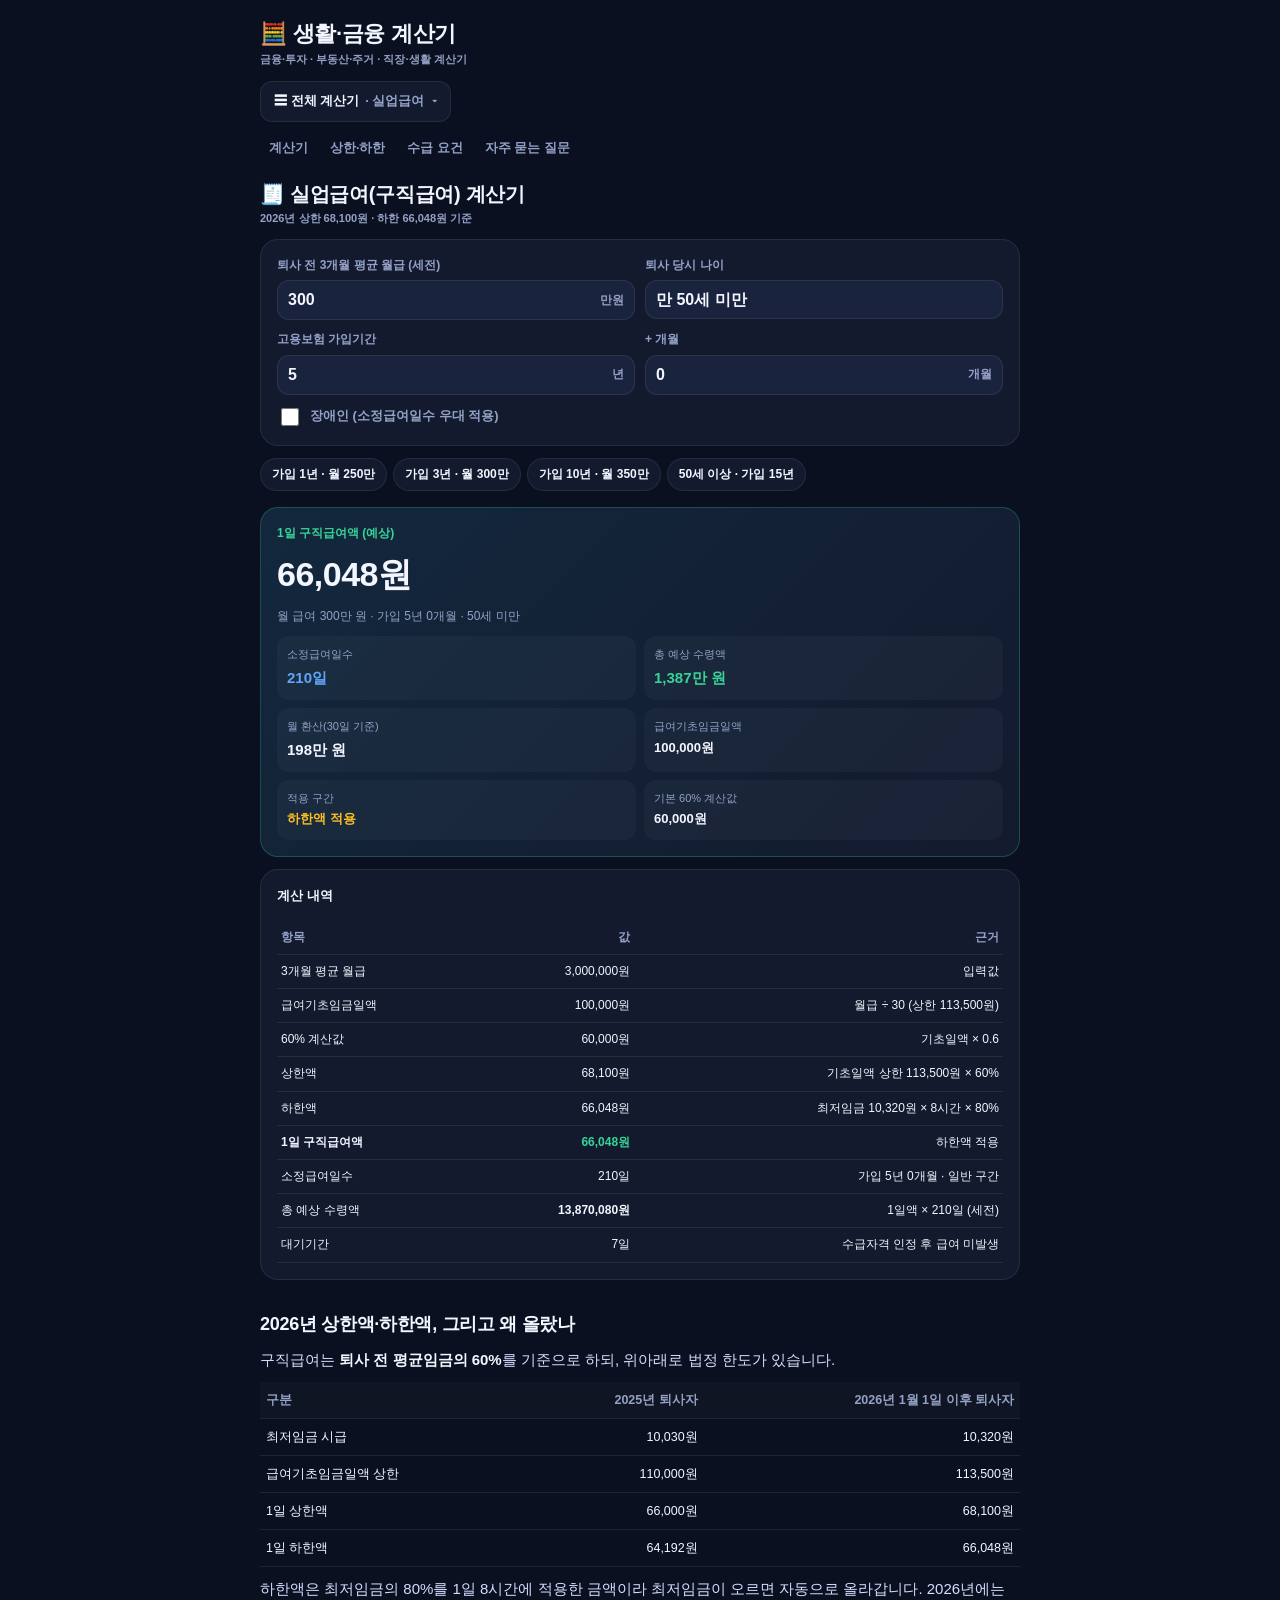
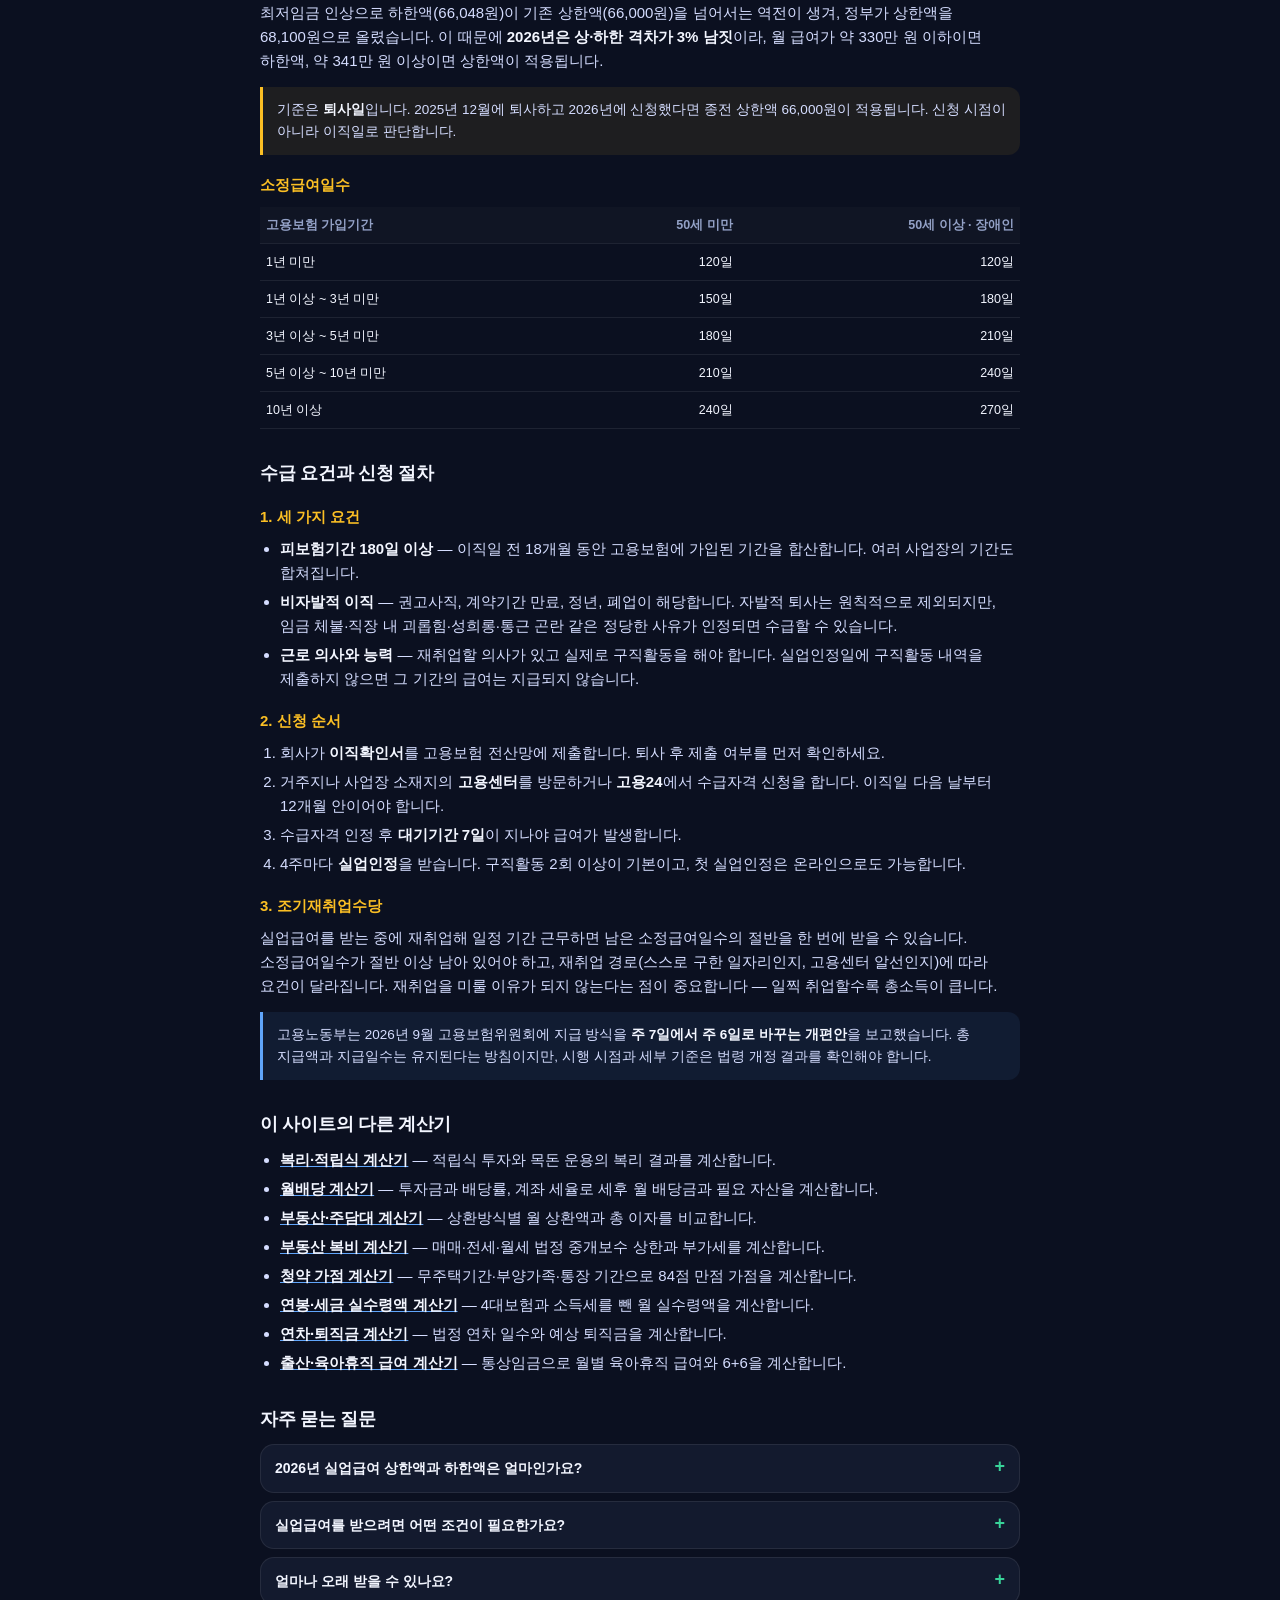
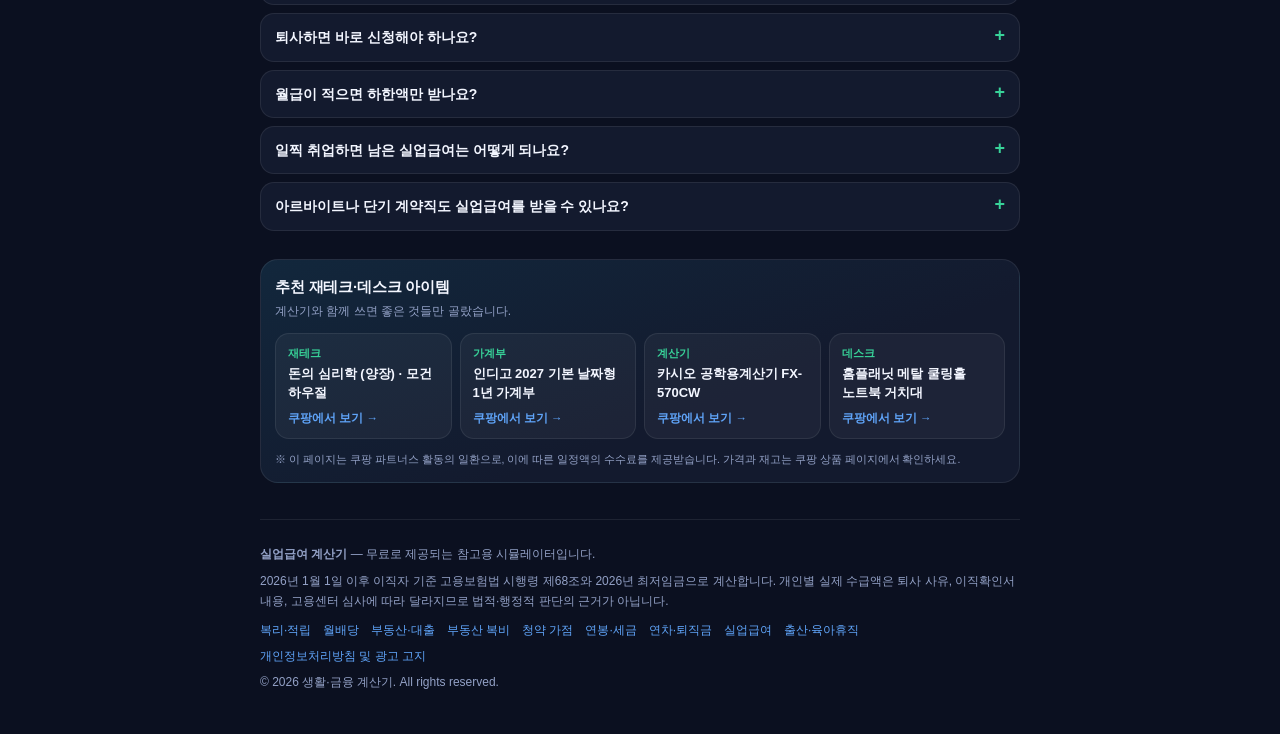
<file: unemployment.html>
<!DOCTYPE html>
<html lang="ko">
<head>
  <meta charset="UTF-8" />
  <meta name="viewport" content="width=device-width, initial-scale=1.0" />
  <title>실업급여 계산기 2026 | 구직급여 1일 상한 68,100원·소정급여일수 계산</title>
  <meta name="description" content="퇴사 전 3개월 평균 월급과 고용보험 가입기간, 나이를 입력하면 2026년 기준 구직급여 1일 지급액(상한 68,100원·하한 66,048원)과 소정급여일수(120~270일), 총 예상 수령액을 계산합니다. 수급 요건과 신청 절차 가이드 포함." />
  <meta name="keywords" content="실업급여 계산기, 구직급여 계산기, 2026 실업급여, 소정급여일수, 실업급여 상한액 68100, 실업급여 하한액 66048, 고용보험 180일, 조기재취업수당" />
  <meta name="author" content="생활·금융 계산기" />
  <meta name="robots" content="index, follow" />
  <meta name="theme-color" content="#0b1020" />
  <link rel="canonical" href="https://handobin9782-lang.github.io/smart-calc/unemployment.html" />
  <link rel="stylesheet" href="style.css" />

  <meta property="og:type" content="website" />
  <meta property="og:site_name" content="생활·금융 계산기" />
  <meta property="og:locale" content="ko_KR" />
  <meta property="og:title" content="실업급여 계산기 2026 | 구직급여 1일 상한 68,100원" />
  <meta property="og:description" content="퇴사 전 월급과 고용보험 가입기간만 넣으면 구직급여 일액과 소정급여일수, 총 수령액이 한 번에 나옵니다." />
  <meta property="og:url" content="https://handobin9782-lang.github.io/smart-calc/unemployment.html" />
  <meta property="og:image" content="https://handobin9782-lang.github.io/smart-calc/og.png" />
  <meta property="og:image:width" content="1200" />
  <meta property="og:image:height" content="630" />
  <meta property="og:image:alt" content="생활·금융 계산기 - 구직급여 일액과 소정급여일수 계산" />

  <meta name="twitter:card" content="summary_large_image" />
  <meta name="twitter:title" content="실업급여 계산기 2026" />
  <meta name="twitter:description" content="구직급여 일액 · 소정급여일수 · 총 예상 수령액" />
  <meta name="twitter:image" content="https://handobin9782-lang.github.io/smart-calc/og.png" />
  <meta name="twitter:image:alt" content="생활·금융 계산기 - 구직급여 일액과 소정급여일수 계산" />

  <link rel="icon" href="data:image/svg+xml,%3Csvg xmlns='http://www.w3.org/2000/svg' viewBox='0 0 100 100'%3E%3Crect width='100' height='100' rx='22' fill='%230b1020'/%3E%3Ctext x='50' y='70' font-size='58' text-anchor='middle' fill='%2338d399'%3E%F0%9F%A7%BE%3C/text%3E%3C/svg%3E" />

  <script type="application/ld+json">
  {
    "@context": "https://schema.org",
    "@type": "WebApplication",
    "name": "실업급여 계산기",
    "url": "https://handobin9782-lang.github.io/smart-calc/unemployment.html",
    "applicationCategory": "FinanceApplication",
    "operatingSystem": "All",
    "inLanguage": "ko",
    "description": "퇴사 전 3개월 평균 급여와 고용보험 가입기간, 연령을 입력하면 2026년 기준 구직급여 1일 지급액과 소정급여일수, 총 예상 수령액을 계산하는 무료 계산기입니다.",
    "offers": { "@type": "Offer", "price": "0", "priceCurrency": "KRW" }
  }
  </script>
  <script type="application/ld+json">
  {
    "@context": "https://schema.org",
    "@type": "FAQPage",
    "mainEntity": [
      {
        "@type": "Question",
        "name": "2026년 실업급여 상한액과 하한액은 얼마인가요?",
        "acceptedAnswer": {
          "@type": "Answer",
          "text": "2026년 1월 1일 이후 퇴사자부터 1일 상한액은 68,100원, 하한액은 66,048원입니다. 상한액은 급여기초임금일액 상한 113,500원의 60%, 하한액은 2026년 최저임금 10,320원의 80%를 8시간에 적용한 금액입니다. 2025년 12월 31일 이전에 퇴사했다면 종전 상한액 66,000원이 적용됩니다."
        }
      },
      {
        "@type": "Question",
        "name": "실업급여를 받으려면 어떤 조건이 필요한가요?",
        "acceptedAnswer": {
          "@type": "Answer",
          "text": "이직일 전 18개월 동안 고용보험 피보험기간이 180일 이상이고, 권고사직·계약만료·정년처럼 비자발적 사유로 이직했으며, 근로 의사와 능력이 있어야 합니다. 자발적 퇴사는 원칙적으로 대상이 아니지만, 임금 체불·직장 내 괴롭힘·이사로 인한 통근 곤란 등 정당한 사유가 인정되면 받을 수 있습니다."
        }
      },
      {
        "@type": "Question",
        "name": "얼마나 오래 받을 수 있나요?",
        "acceptedAnswer": {
          "@type": "Answer",
          "text": "고용보험 가입기간과 퇴사 당시 나이로 정해집니다. 50세 미만은 1년 미만 120일, 1~3년 150일, 3~5년 180일, 5~10년 210일, 10년 이상 240일이고, 50세 이상이거나 장애인은 1~3년 180일, 3~5년 210일, 5~10년 240일, 10년 이상 270일입니다."
        }
      },
      {
        "@type": "Question",
        "name": "퇴사하면 바로 신청해야 하나요?",
        "acceptedAnswer": {
          "@type": "Answer",
          "text": "이직일 다음 날부터 12개월 안에 신청해야 하고, 그 기간이 지나면 남은 일수를 받을 수 없습니다. 회사가 이직확인서를 제출해야 수급자격 심사가 진행되므로, 퇴사 후 이직확인서 제출 여부를 먼저 확인하는 것이 순서입니다."
        }
      },
      {
        "@type": "Question",
        "name": "월급이 적으면 하한액만 받나요?",
        "acceptedAnswer": {
          "@type": "Answer",
          "text": "계산된 금액이 하한액보다 적으면 하한액이 적용됩니다. 2026년은 하한액이 66,048원으로 높아, 월 급여가 약 330만 원 이하이면 대부분 하한액에 걸립니다. 월 급여가 약 341만 원(기초일액 113,500원)을 넘으면 상한액 68,100원이 적용됩니다."
        }
      },
      {
        "@type": "Question",
        "name": "일찍 취업하면 남은 실업급여는 어떻게 되나요?",
        "acceptedAnswer": {
          "@type": "Answer",
          "text": "재취업한 뒤 일정 기간 고용보험에 가입해 근무하면 남은 소정급여일수의 절반을 조기재취업수당으로 한 번에 받을 수 있습니다. 소정급여일수가 절반 이상 남아 있어야 하고, 대기기간과 재취업 경로에 따라 요건이 달라지므로 고용24에서 확인해야 합니다."
        }
      },
      {
        "@type": "Question",
        "name": "아르바이트나 단기 계약직도 실업급여를 받을 수 있나요?",
        "acceptedAnswer": {
          "@type": "Answer",
          "text": "고용보험에 가입되어 있고 피보험기간 180일을 채웠다면 받을 수 있습니다. 다만 주 15시간 미만 근무는 고용보험 적용 대상이 아니고, 여러 사업장의 피보험기간은 합산되므로 단기 계약직이 여러 번 있었어도 합쳐서 180일을 넘기면 대상이 됩니다."
        }
      }
    ]
  }
  </script>
  <script async src="https://pagead2.googlesyndication.com/pagead/js/adsbygoogle.js?client=ca-pub-9910389156575302" crossorigin="anonymous"></script>
</head>
<body>
<div class="wrap">
  <div class="header">
    <div class="title"><a href="./">🧮 생활·금융 계산기</a>
      <small>금융·투자 · 부동산·주거 · 직장·생활 계산기</small>
    </div>
  </div>

  <nav class="calc-menu-wrap" aria-label="계산기 전체 메뉴">
    <details class="calc-menu">
      <summary>☰ 전체 계산기 <span class="menu-here">· 실업급여</span></summary>
      <div class="hub">
        <div class="hub-cat">
          <div class="hub-cat-title">① 금융·투자</div>
          <div class="hub-cards">
            <a class="hub-card" href="./"><span class="hub-ico">📈</span><span class="hub-txt"><b>복리·적립식</b><small>적립·복리로 목표 자산 계산</small></span></a>
            <a class="hub-card" href="dividend.html"><span class="hub-ico">💰</span><span class="hub-txt"><b>주식·ETF 월배당</b><small>세후 월 배당금 계산</small></span></a>
          </div>
        </div>
        <div class="hub-cat">
          <div class="hub-cat-title">② 부동산·주거</div>
          <div class="hub-cards">
            <a class="hub-card" href="loan.html"><span class="hub-ico">🏠</span><span class="hub-txt"><b>부동산·대출</b><small>주담대 월 상환액·총 이자</small></span></a>
            <a class="hub-card" href="brokerage.html"><span class="hub-ico">🧾</span><span class="hub-txt"><b>부동산 복비</b><small>매매·전세·월세 중개보수</small></span></a>
            <a class="hub-card" href="subscription.html"><span class="hub-ico">🎯</span><span class="hub-txt"><b>청약 가점</b><small>84점 만점 가점 계산</small></span></a>
          </div>
        </div>
        <div class="hub-cat">
          <div class="hub-cat-title">③ 직장·생활</div>
          <div class="hub-cards">
            <a class="hub-card" href="salary.html"><span class="hub-ico">💵</span><span class="hub-txt"><b>연봉 실수령</b><small>4대보험·세금 뺀 월급</small></span></a>
            <a class="hub-card" href="leave.html"><span class="hub-ico">🗓️</span><span class="hub-txt"><b>연차·퇴직금</b><small>연차 일수·퇴직금</small></span></a>
            <a class="hub-card current" href="unemployment.html"><span class="hub-ico">🧳</span><span class="hub-txt"><b>실업급여</b><small>구직급여 총 수령액</small></span></a>
            <a class="hub-card" href="parental.html"><span class="hub-ico">👶</span><span class="hub-txt"><b>출산·육아휴직</b><small>육아휴직 급여·6+6</small></span></a>
          </div>
        </div>
      </div>
    </details>
  </nav>

  <nav class="section-nav">
    <a href="#calc">계산기</a>
    <a href="#limit">상한·하한</a>
    <a href="#req">수급 요건</a>
    <a href="#faq">자주 묻는 질문</a>
  </nav>

  <h1 class="title" style="font-size:20px;margin:6px 0 12px;">🧾 실업급여(구직급여) 계산기
    <small>2026년 상한 68,100원 · 하한 66,048원 기준</small>
  </h1>

  <div id="calc">
    <div class="card">
      <div class="input-grid">
        <div class="field">
          <label for="salary">퇴사 전 3개월 평균 월급 (세전)</label>
          <div class="input-box">
            <input id="salary" type="number" value="300" min="0" step="10" inputmode="decimal" oninput="calcUnemp()" />
            <span class="unit">만원</span>
          </div>
        </div>
        <div class="field">
          <label for="age">퇴사 당시 나이</label>
          <div class="input-box">
            <select id="age" onchange="calcUnemp()">
              <option value="under">만 50세 미만</option>
              <option value="over">만 50세 이상</option>
            </select>
          </div>
        </div>
        <div class="field">
          <label for="insYears">고용보험 가입기간</label>
          <div class="input-box">
            <input id="insYears" type="number" value="5" min="0" max="40" step="1" inputmode="numeric" oninput="calcUnemp()" />
            <span class="unit">년</span>
          </div>
        </div>
        <div class="field">
          <label for="insMonths">+ 개월</label>
          <div class="input-box">
            <input id="insMonths" type="number" value="0" min="0" max="11" step="1" inputmode="numeric" oninput="calcUnemp()" />
            <span class="unit">개월</span>
          </div>
        </div>
      </div>
      <div style="margin-top:10px;">
        <label style="display:flex;align-items:center;gap:8px;font-size:13px;color:var(--muted);font-weight:600;">
          <input id="disabled" type="checkbox" onchange="calcUnemp()" style="width:18px;height:18px;accent-color:#38d399;" />
          장애인 (소정급여일수 우대 적용)
        </label>
      </div>
    </div>

    <div class="presets">
      <button class="preset-btn" onclick="applyUnempPreset(250, 1, 0)">가입 1년 · 월 250만</button>
      <button class="preset-btn" onclick="applyUnempPreset(300, 3, 0)">가입 3년 · 월 300만</button>
      <button class="preset-btn" onclick="applyUnempPreset(350, 10, 0)">가입 10년 · 월 350만</button>
      <button class="preset-btn" onclick="applyUnempPreset(400, 15, 1)">50세 이상 · 가입 15년</button>
    </div>

    <div class="card result-hero">
      <div class="hero-label">1일 구직급여액 (예상)</div>
      <div class="hero-val" id="hero-val">-</div>
      <div class="hero-sub" id="hero-sub">-</div>
      <div class="stats">
        <div class="stat">
          <div class="stat-k">소정급여일수</div>
          <div class="stat-v blue" id="res-days">-</div>
        </div>
        <div class="stat">
          <div class="stat-k">총 예상 수령액</div>
          <div class="stat-v green" id="res-total">-</div>
        </div>
        <div class="stat">
          <div class="stat-k">월 환산(30일 기준)</div>
          <div class="stat-v" id="res-month">-</div>
        </div>
        <div class="stat">
          <div class="stat-k">급여기초임금일액</div>
          <div class="stat-v small" id="res-base">-</div>
        </div>
        <div class="stat">
          <div class="stat-k">적용 구간</div>
          <div class="stat-v small gold" id="res-band">-</div>
        </div>
        <div class="stat">
          <div class="stat-k">기본 60% 계산값</div>
          <div class="stat-v small" id="res-raw">-</div>
        </div>
      </div>
    </div>

    <div class="card">
      <div style="font-size:13px;font-weight:700;margin-bottom:6px;">계산 내역</div>
      <div class="table-scroll">
        <table>
          <thead>
            <tr><th>항목</th><th>값</th><th>근거</th></tr>
          </thead>
          <tbody id="tbody"></tbody>
        </table>
      </div>
    </div>
    <div class="ad-slot" id="ad-top"></div>
  </div>

  <section class="doc" id="limit">
    <h2>2026년 상한액·하한액, 그리고 왜 올랐나</h2>
    <p>구직급여는 <strong>퇴사 전 평균임금의 60%</strong>를 기준으로 하되, 위아래로 법정 한도가 있습니다.</p>
    <table class="doc-table">
      <thead>
        <tr><th>구분</th><th>2025년 퇴사자</th><th>2026년 1월 1일 이후 퇴사자</th></tr>
      </thead>
      <tbody>
        <tr><td>최저임금 시급</td><td>10,030원</td><td>10,320원</td></tr>
        <tr><td>급여기초임금일액 상한</td><td>110,000원</td><td>113,500원</td></tr>
        <tr><td>1일 상한액</td><td>66,000원</td><td>68,100원</td></tr>
        <tr><td>1일 하한액</td><td>64,192원</td><td>66,048원</td></tr>
      </tbody>
    </table>
    <p>하한액은 최저임금의 80%를 1일 8시간에 적용한 금액이라 최저임금이 오르면 자동으로 올라갑니다. 2026년에는 최저임금 인상으로 하한액(66,048원)이 기존 상한액(66,000원)을 넘어서는 역전이 생겨, 정부가 상한액을 68,100원으로 올렸습니다. 이 때문에 <strong>2026년은 상·하한 격차가 3% 남짓</strong>이라, 월 급여가 약 330만 원 이하이면 하한액, 약 341만 원 이상이면 상한액이 적용됩니다.</p>
    <div class="callout warn">
      기준은 <strong>퇴사일</strong>입니다. 2025년 12월에 퇴사하고 2026년에 신청했다면 종전 상한액 66,000원이 적용됩니다. 신청 시점이 아니라 이직일로 판단합니다.
    </div>

    <h3>소정급여일수</h3>
    <table class="doc-table">
      <thead>
        <tr><th>고용보험 가입기간</th><th>50세 미만</th><th>50세 이상 · 장애인</th></tr>
      </thead>
      <tbody>
        <tr><td>1년 미만</td><td>120일</td><td>120일</td></tr>
        <tr><td>1년 이상 ~ 3년 미만</td><td>150일</td><td>180일</td></tr>
        <tr><td>3년 이상 ~ 5년 미만</td><td>180일</td><td>210일</td></tr>
        <tr><td>5년 이상 ~ 10년 미만</td><td>210일</td><td>240일</td></tr>
        <tr><td>10년 이상</td><td>240일</td><td>270일</td></tr>
      </tbody>
    </table>
  </section>

  <section class="doc" id="req">
    <h2>수급 요건과 신청 절차</h2>
    <h3>1. 세 가지 요건</h3>
    <ul>
      <li><strong>피보험기간 180일 이상</strong> — 이직일 전 18개월 동안 고용보험에 가입된 기간을 합산합니다. 여러 사업장의 기간도 합쳐집니다.</li>
      <li><strong>비자발적 이직</strong> — 권고사직, 계약기간 만료, 정년, 폐업이 해당합니다. 자발적 퇴사는 원칙적으로 제외되지만, 임금 체불·직장 내 괴롭힘·성희롱·통근 곤란 같은 정당한 사유가 인정되면 수급할 수 있습니다.</li>
      <li><strong>근로 의사와 능력</strong> — 재취업할 의사가 있고 실제로 구직활동을 해야 합니다. 실업인정일에 구직활동 내역을 제출하지 않으면 그 기간의 급여는 지급되지 않습니다.</li>
    </ul>

    <h3>2. 신청 순서</h3>
    <ol>
      <li>회사가 <strong>이직확인서</strong>를 고용보험 전산망에 제출합니다. 퇴사 후 제출 여부를 먼저 확인하세요.</li>
      <li>거주지나 사업장 소재지의 <strong>고용센터</strong>를 방문하거나 <strong>고용24</strong>에서 수급자격 신청을 합니다. 이직일 다음 날부터 12개월 안이어야 합니다.</li>
      <li>수급자격 인정 후 <strong>대기기간 7일</strong>이 지나야 급여가 발생합니다.</li>
      <li>4주마다 <strong>실업인정</strong>을 받습니다. 구직활동 2회 이상이 기본이고, 첫 실업인정은 온라인으로도 가능합니다.</li>
    </ol>

    <h3>3. 조기재취업수당</h3>
    <p>실업급여를 받는 중에 재취업해 일정 기간 근무하면 남은 소정급여일수의 절반을 한 번에 받을 수 있습니다. 소정급여일수가 절반 이상 남아 있어야 하고, 재취업 경로(스스로 구한 일자리인지, 고용센터 알선인지)에 따라 요건이 달라집니다. 재취업을 미룰 이유가 되지 않는다는 점이 중요합니다 — 일찍 취업할수록 총소득이 큽니다.</p>
    <div class="callout">
      고용노동부는 2026년 9월 고용보험위원회에 지급 방식을 <strong>주 7일에서 주 6일로 바꾸는 개편안</strong>을 보고했습니다. 총 지급액과 지급일수는 유지된다는 방침이지만, 시행 시점과 세부 기준은 법령 개정 결과를 확인해야 합니다.
    </div>
  </section>

  <section class="doc">
    <h2>이 사이트의 다른 계산기</h2>
        <ul>
      <li><a href="./"><strong>복리·적립식 계산기</strong></a> — 적립식 투자와 목돈 운용의 복리 결과를 계산합니다.</li>
      <li><a href="dividend.html"><strong>월배당 계산기</strong></a> — 투자금과 배당률, 계좌 세율로 세후 월 배당금과 필요 자산을 계산합니다.</li>
      <li><a href="loan.html"><strong>부동산·주담대 계산기</strong></a> — 상환방식별 월 상환액과 총 이자를 비교합니다.</li>
      <li><a href="brokerage.html"><strong>부동산 복비 계산기</strong></a> — 매매·전세·월세 법정 중개보수 상한과 부가세를 계산합니다.</li>
      <li><a href="subscription.html"><strong>청약 가점 계산기</strong></a> — 무주택기간·부양가족·통장 기간으로 84점 만점 가점을 계산합니다.</li>
      <li><a href="salary.html"><strong>연봉·세금 실수령액 계산기</strong></a> — 4대보험과 소득세를 뺀 월 실수령액을 계산합니다.</li>
      <li><a href="leave.html"><strong>연차·퇴직금 계산기</strong></a> — 법정 연차 일수와 예상 퇴직금을 계산합니다.</li>
      <li><a href="parental.html"><strong>출산·육아휴직 급여 계산기</strong></a> — 통상임금으로 월별 육아휴직 급여와 6+6을 계산합니다.</li>
    </ul>
  </section>

  <div class="ad-slot" id="ad-bottom"></div>

  <section class="doc" id="faq">
    <h2>자주 묻는 질문</h2>

    <details class="faq">
      <summary>2026년 실업급여 상한액과 하한액은 얼마인가요?</summary>
      <p>2026년 1월 1일 이후 퇴사자부터 1일 상한액은 68,100원, 하한액은 66,048원입니다. 상한액은 급여기초임금일액 상한 113,500원의 60%, 하한액은 2026년 최저임금 10,320원의 80%를 8시간에 적용한 금액입니다. 2025년 12월 31일 이전에 퇴사했다면 종전 상한액 66,000원이 적용됩니다.</p>
    </details>

    <details class="faq">
      <summary>실업급여를 받으려면 어떤 조건이 필요한가요?</summary>
      <p>이직일 전 18개월 동안 고용보험 피보험기간이 180일 이상이고, 권고사직·계약만료·정년처럼 비자발적 사유로 이직했으며, 근로 의사와 능력이 있어야 합니다. 자발적 퇴사는 원칙적으로 대상이 아니지만, 임금 체불·직장 내 괴롭힘·이사로 인한 통근 곤란 등 정당한 사유가 인정되면 받을 수 있습니다.</p>
    </details>

    <details class="faq">
      <summary>얼마나 오래 받을 수 있나요?</summary>
      <p>고용보험 가입기간과 퇴사 당시 나이로 정해집니다. 50세 미만은 1년 미만 120일, 1~3년 150일, 3~5년 180일, 5~10년 210일, 10년 이상 240일이고, 50세 이상이거나 장애인은 1~3년 180일, 3~5년 210일, 5~10년 240일, 10년 이상 270일입니다.</p>
    </details>

    <details class="faq">
      <summary>퇴사하면 바로 신청해야 하나요?</summary>
      <p>이직일 다음 날부터 12개월 안에 신청해야 하고, 그 기간이 지나면 남은 일수를 받을 수 없습니다. 회사가 이직확인서를 제출해야 수급자격 심사가 진행되므로, 퇴사 후 이직확인서 제출 여부를 먼저 확인하는 것이 순서입니다.</p>
    </details>

    <details class="faq">
      <summary>월급이 적으면 하한액만 받나요?</summary>
      <p>계산된 금액이 하한액보다 적으면 하한액이 적용됩니다. 2026년은 하한액이 66,048원으로 높아, 월 급여가 약 330만 원 이하이면 대부분 하한액에 걸립니다. 월 급여가 약 341만 원(기초일액 113,500원)을 넘으면 상한액 68,100원이 적용됩니다.</p>
    </details>

    <details class="faq">
      <summary>일찍 취업하면 남은 실업급여는 어떻게 되나요?</summary>
      <p>재취업한 뒤 일정 기간 고용보험에 가입해 근무하면 남은 소정급여일수의 절반을 조기재취업수당으로 한 번에 받을 수 있습니다. 소정급여일수가 절반 이상 남아 있어야 하고, 대기기간과 재취업 경로에 따라 요건이 달라지므로 고용24에서 확인해야 합니다.</p>
    </details>

    <details class="faq">
      <summary>아르바이트나 단기 계약직도 실업급여를 받을 수 있나요?</summary>
      <p>고용보험에 가입되어 있고 피보험기간 180일을 채웠다면 받을 수 있습니다. 다만 주 15시간 미만 근무는 고용보험 적용 대상이 아니고, 여러 사업장의 피보험기간은 합산되므로 단기 계약직이 여러 번 있었어도 합쳐서 180일을 넘기면 대상이 됩니다.</p>
    </details>
  </section>

  <!-- 쿠팡 파트너스 추천 아이템 -->
  <section class="pick" aria-label="추천 재테크·데스크 아이템">
    <div class="pick-head">
      <h2>추천 재테크·데스크 아이템</h2>
      <p>계산기와 함께 쓰면 좋은 것들만 골랐습니다.</p>
    </div>
    <div class="pick-grid">
      <a class="pick-card" href="https://link.coupang.com/a/iO9DmRwQ6m" target="_blank" rel="noopener sponsored">
        <span class="pick-badge">재테크</span>
        <span class="pick-name">돈의 심리학 (양장) · 모건 하우절</span>
        <span class="pick-cta">쿠팡에서 보기 →</span>
      </a>
      <a class="pick-card" href="https://link.coupang.com/a/iO9HlzNrC8" target="_blank" rel="noopener sponsored">
        <span class="pick-badge">가계부</span>
        <span class="pick-name">인디고 2027 기본 날짜형 1년 가계부</span>
        <span class="pick-cta">쿠팡에서 보기 →</span>
      </a>
      <a class="pick-card" href="https://link.coupang.com/a/iO9AIDrIf6" target="_blank" rel="noopener sponsored">
        <span class="pick-badge">계산기</span>
        <span class="pick-name">카시오 공학용계산기 FX-570CW</span>
        <span class="pick-cta">쿠팡에서 보기 →</span>
      </a>
      <a class="pick-card" href="https://link.coupang.com/a/iO9FqWjR3k" target="_blank" rel="noopener sponsored">
        <span class="pick-badge">데스크</span>
        <span class="pick-name">홈플래닛 메탈 쿨링홀 노트북 거치대</span>
        <span class="pick-cta">쿠팡에서 보기 →</span>
      </a>
    </div>
    <p class="pick-note">※ 이 페이지는 쿠팡 파트너스 활동의 일환으로, 이에 따른 일정액의 수수료를 제공받습니다. 가격과 재고는 쿠팡 상품 페이지에서 확인하세요.</p>
  </section>

<footer class="site-footer">
    <p><strong>실업급여 계산기</strong> — 무료로 제공되는 참고용 시뮬레이터입니다.</p>
    <p>2026년 1월 1일 이후 이직자 기준 고용보험법 시행령 제68조와 2026년 최저임금으로 계산합니다. 개인별 실제 수급액은 퇴사 사유, 이직확인서 내용, 고용센터 심사에 따라 달라지므로 법적·행정적 판단의 근거가 아닙니다.</p>
    <div class="footer-links">
      <a href="./">복리·적립</a>
      <a href="dividend.html">월배당</a>
      <a href="loan.html">부동산·대출</a>
      <a href="brokerage.html">부동산 복비</a>
      <a href="subscription.html">청약 가점</a>
      <a href="salary.html">연봉·세금</a>
      <a href="leave.html">연차·퇴직금</a>
      <a href="unemployment.html">실업급여</a>
      <a href="parental.html">출산·육아휴직</a>
      <a href="privacy.html">개인정보처리방침 및 광고 고지</a>
    </div>
    <p>© 2026 생활·금융 계산기. All rights reserved.</p>
  </footer>
</div>

<script>
// 2026년 1월 1일 이후 이직자 기준
const UPPER = 68100;        // 1일 상한액
const LOWER = 66048;        // 1일 하한액
const BASE_UPPER = 113500;  // 급여기초임금일액 상한
const MIN_WAGE = 10320;     // 2026년 최저임금 시급

function won(n) { return Math.round(n).toLocaleString() + '원'; }
function wonShort(n) {
  const v = Math.round(n);
  if (v >= 100000000) {
    const eok = Math.floor(v / 100000000);
    const man = Math.round((v % 100000000) / 10000);
    return man > 0 ? `${eok}억 ${man.toLocaleString()}만 원` : `${eok}억 원`;
  }
  if (v >= 10000) return `${Math.round(v / 10000).toLocaleString()}만 원`;
  return `${v.toLocaleString()}원`;
}

function benefitDays(years, months, privileged) {
  const total = years + months / 12;
  if (total < 1) return 120;
  const table = privileged
    ? [[3, 180], [5, 210], [10, 240], [Infinity, 270]]
    : [[3, 150], [5, 180], [10, 210], [Infinity, 240]];
  for (const [limit, days] of table) { if (total < limit) return days; }
  return table[table.length - 1][1];
}

function calcUnemp() {
  const salary = Math.max(0, (parseFloat(document.getElementById('salary').value) || 0) * 10000);
  const years = Math.max(0, parseInt(document.getElementById('insYears').value) || 0);
  const months = Math.min(11, Math.max(0, parseInt(document.getElementById('insMonths').value) || 0));
  const privileged = document.getElementById('age').value === 'over' || document.getElementById('disabled').checked;

  // 급여기초임금일액: 3개월 평균 월급 ÷ 30 (일수 근사)
  const baseRaw = salary / 30;
  const base = Math.min(BASE_UPPER, Math.max(0, baseRaw));
  const raw = base * 0.6;
  let daily = raw, band = '60% 그대로 적용';
  if (raw < LOWER) { daily = LOWER; band = '하한액 적용'; }
  else if (raw > UPPER) { daily = UPPER; band = '상한액 적용'; }
  daily = Math.round(daily);

  const days = benefitDays(years, months, privileged);
  const total = daily * days;
  const monthAmt = daily * 30;

  document.getElementById('hero-val').textContent = won(daily);
  document.getElementById('hero-sub').textContent =
    `월 급여 ${wonShort(salary)} · 가입 ${years}년 ${months}개월 · ${privileged ? '50세 이상/장애인' : '50세 미만'}`;

  document.getElementById('res-days').textContent = `${days}일`;
  document.getElementById('res-total').textContent = wonShort(total);
  document.getElementById('res-month').textContent = wonShort(monthAmt);
  document.getElementById('res-base').textContent = won(base);
  document.getElementById('res-band').textContent = band;
  document.getElementById('res-raw').textContent = won(raw);

  document.getElementById('tbody').innerHTML = `
    <tr><td>3개월 평균 월급</td><td>${won(salary)}</td><td>입력값</td></tr>
    <tr><td>급여기초임금일액</td><td>${won(baseRaw)}</td><td>월급 ÷ 30 (상한 ${won(BASE_UPPER)})</td></tr>
    <tr><td>60% 계산값</td><td>${won(raw)}</td><td>기초일액 × 0.6</td></tr>
    <tr><td>상한액</td><td>${won(UPPER)}</td><td>기초일액 상한 113,500원 × 60%</td></tr>
    <tr><td>하한액</td><td>${won(LOWER)}</td><td>최저임금 ${won(MIN_WAGE)} × 8시간 × 80%</td></tr>
    <tr><td style="font-weight:700;">1일 구직급여액</td><td style="font-weight:700;color:var(--accent);">${won(daily)}</td><td>${band}</td></tr>
    <tr><td>소정급여일수</td><td>${days}일</td><td>가입 ${years}년 ${months}개월 · ${privileged ? '우대 구간' : '일반 구간'}</td></tr>
    <tr><td>총 예상 수령액</td><td style="font-weight:800;">${won(total)}</td><td>1일액 × ${days}일 (세전)</td></tr>
    <tr><td>대기기간</td><td>7일</td><td>수급자격 인정 후 급여 미발생</td></tr>
  `;
}

function applyUnempPreset(salary, years, privileged) {
  document.getElementById('salary').value = salary;
  document.getElementById('insYears').value = years;
  document.getElementById('insMonths').value = 0;
  document.getElementById('age').value = privileged ? 'over' : 'under';
  document.getElementById('disabled').checked = false;
  calcUnemp();
}

calcUnemp();
</script>
</body>
</html>
</file>
<file: style.css>
/* 복리·적립식 자산 계산기 — 공통 스타일 (모든 계산기 페이지가 함께 씀) */
:root {
  --bg: #0b1020;
  --card: #131a2e;
  --card2: #1a233d;
  --border: rgba(255, 255, 255, 0.08);
  --text: #f3f6ff;
  --muted: #93a1c6;
  --accent: #38d399;
  --accent2: #60a5fa;
  --gold: #fbbf24;
  --danger: #f87171;
}
* { box-sizing: border-box; -webkit-tap-highlight-color: transparent; }
html { scroll-behavior: smooth; }
body {
  margin: 0;
  font-family: -apple-system, BlinkMacSystemFont, "Apple SD Gothic Neo", "Noto Sans KR", sans-serif;
  background: var(--bg);
  color: var(--text);
  padding: 16px 14px 36px;
  line-height: 1.6;
  word-break: keep-all;
  overflow-wrap: break-word;
}
.wrap { max-width: 760px; margin: 0 auto; }

.header {
  display: flex; align-items: center; justify-content: space-between;
  margin-bottom: 12px; flex-wrap: wrap; gap: 8px;
}
.title { font-size: 19px; font-weight: 800; letter-spacing: -0.3px; margin: 0; }
.title small { display: block; font-size: 11px; font-weight: 600; color: var(--muted); letter-spacing: 0; }
.title a { color: inherit; text-decoration: none; }

/* 상단 계산기 이동 바 */
.site-nav {
  display: flex; gap: 4px; overflow-x: auto; margin-bottom: 6px;
  scrollbar-width: none;
}
.site-nav::-webkit-scrollbar { display: none; }
.site-nav a {
  flex: 0 0 auto; color: var(--muted); text-decoration: none; font-size: 13px;
  font-weight: 600; padding: 8px 10px; border-radius: 9px; border: 1px solid transparent;
  white-space: nowrap;
}
.site-nav a:hover { color: var(--text); border-color: var(--border); }
.site-nav a.current {
  color: var(--text); background: var(--card2); border-color: var(--border); font-weight: 700;
}
.section-nav {
  display: flex; gap: 4px; overflow-x: auto; margin-bottom: 14px;
  scrollbar-width: none;
}
.section-nav::-webkit-scrollbar { display: none; }
.section-nav a {
  flex: 0 0 auto; color: var(--muted); text-decoration: none; font-size: 12.5px;
  font-weight: 600; padding: 6px 9px; border-radius: 8px;
}
.section-nav a:hover { color: var(--text); background: var(--card2); }

.tabs {
  display: grid; grid-template-columns: 1fr 1fr; gap: 6px;
  background: var(--card); padding: 5px; border-radius: 14px;
  border: 1px solid var(--border); margin-bottom: 14px;
}
.tab-btn {
  border: 0; background: transparent; color: var(--muted);
  font-size: 14px; font-weight: 700; padding: 10px 8px; border-radius: 10px;
  cursor: pointer; transition: 0.15s; font-family: inherit;
}
.tab-btn.active {
  background: var(--card2); color: var(--text);
  box-shadow: 0 2px 8px rgba(0,0,0,0.3);
}
.panel { display: none; }
.panel.active { display: block; }

.presets {
  display: flex; gap: 6px; overflow-x: auto; padding-bottom: 6px; margin-bottom: 10px;
  scrollbar-width: none;
}
.presets::-webkit-scrollbar { display: none; }
.preset-btn {
  flex: 0 0 auto; border: 1px solid var(--border);
  background: var(--card); color: var(--text);
  padding: 7px 11px; border-radius: 999px; font-size: 12px; font-weight: 600;
  cursor: pointer; font-family: inherit;
}
.preset-btn:active { transform: scale(0.97); }
.preset-btn.active { border-color: rgba(56,211,153,0.6); color: var(--accent); }

.card {
  background: var(--card); border: 1px solid var(--border);
  border-radius: 18px; padding: 16px; margin-bottom: 12px;
}
.input-grid {
  display: grid; grid-template-columns: 1fr 1fr; gap: 10px;
}
.input-grid.three { grid-template-columns: 1fr 1fr; }
.field { min-width: 0; }
.field label {
  display: block; font-size: 12px; color: var(--muted); margin-bottom: 5px; font-weight: 600;
}
.input-box {
  display: flex; align-items: center; background: var(--card2);
  border: 1px solid var(--border); border-radius: 12px; padding: 0 10px;
}
.input-box input, .input-box select {
  width: 100%; border: 0; background: transparent; color: var(--text);
  font-size: 16px; font-weight: 700; padding: 10px 0; outline: none;
  font-family: inherit;
}
.input-box input[type="date"] { font-size: 15px; }
.input-box select { appearance: none; }
.input-box:focus-within { border-color: rgba(56,211,153,0.5); }
.unit { font-size: 12px; color: var(--muted); font-weight: 600; margin-left: 4px; white-space: nowrap; }

.segmented {
  display: grid; grid-template-columns: repeat(3, 1fr); gap: 6px;
  background: var(--card2); padding: 5px; border-radius: 14px; border: 1px solid var(--border);
  margin-bottom: 10px;
}
.seg-btn {
  border: 0; background: transparent; color: var(--muted); font-family: inherit;
  font-size: 13px; font-weight: 700; padding: 9px 4px; border-radius: 10px; cursor: pointer;
}
.seg-btn.active { background: var(--card); color: var(--text); box-shadow: 0 2px 8px rgba(0,0,0,0.3); }

.result-hero {
  background: linear-gradient(135deg, #13283d, #131a2e);
  border: 1px solid rgba(56, 211, 153, 0.25);
}
.hero-label { font-size: 12px; color: var(--accent); font-weight: 700; }
.hero-val { font-size: 28px; font-weight: 900; margin: 4px 0 10px; letter-spacing: -0.5px; }
.hero-sub { font-size: 12px; color: var(--muted); margin: -4px 0 10px; }
.bar-wrap {
  height: 10px; border-radius: 999px; background: #263252; overflow: hidden;
  display: flex; margin-bottom: 12px;
}
.bar-principal { background: var(--accent2); height: 100%; transition: width 0.25s; }
.bar-profit { background: var(--accent); height: 100%; transition: width 0.25s; }
.stats {
  display: grid; grid-template-columns: 1fr 1fr; gap: 8px;
}
.stat {
  background: rgba(255,255,255,0.03); border-radius: 12px; padding: 10px;
}
.stat-k { font-size: 11px; color: var(--muted); }
.stat-v { font-size: 15px; font-weight: 800; margin-top: 2px; }
.stat-v.small { font-size: 13px; }
.green { color: var(--accent); }
.blue { color: var(--accent2); }
.gold { color: var(--gold); }
.red { color: var(--danger); }

.chart {
  display: flex; align-items: flex-end; gap: 4px; height: 120px;
  padding-top: 12px; border-bottom: 1px solid var(--border);
}
.bar-col {
  flex: 1; display: flex; flex-direction: column; align-items: center; justify-content: flex-end; height: 100%;
}
.bar-stack {
  width: 100%; max-width: 24px; border-radius: 5px 5px 0 0; overflow: hidden;
  display: flex; flex-direction: column-reverse;
}
.bar-lbl { font-size: 10px; color: var(--muted); margin-top: 5px; }
.chart-legend {
  display: flex; gap: 14px; margin-top: 8px; font-size: 11px; color: var(--muted);
  flex-wrap: wrap;
}
.dot { display: inline-block; width: 8px; height: 8px; border-radius: 3px; margin-right: 4px; }

table { width: 100%; border-collapse: collapse; font-size: 12px; margin-top: 8px; }
th, td { text-align: right; padding: 7px 4px; border-bottom: 1px solid var(--border); }
th:first-child, td:first-child { text-align: left; }
th { color: var(--muted); font-weight: 600; }
.table-scroll { overflow-x: auto; }

/* 일반 계산기 */
.calc-screen {
  background: var(--card2); border-radius: 16px; padding: 16px; text-align: right;
  margin-bottom: 12px; border: 1px solid var(--border);
}
.calc-expr { font-size: 13px; color: var(--muted); min-height: 18px; word-break: break-all; }
.calc-val { font-size: 32px; font-weight: 800; margin-top: 4px; word-break: break-all; }
.calc-grid { display: grid; grid-template-columns: repeat(4, 1fr); gap: 8px; }
.ckey {
  border: 0; border-radius: 14px; padding: 16px 0; font-size: 19px; font-weight: 700;
  background: var(--card2); color: var(--text); cursor: pointer; font-family: inherit;
}
.ckey:active { transform: scale(0.95); }
.ckey.op { background: #1e2d4f; color: var(--accent2); }
.ckey.eq { background: var(--accent); color: #052014; }
.ckey.fn { background: #23283d; color: var(--gold); }

/* 문서 */
section.doc { margin-top: 26px; }
section.doc h2 {
  font-size: 18px; font-weight: 800; margin: 30px 0 10px;
  letter-spacing: -0.3px; padding-top: 4px;
}
section.doc h2:first-of-type { margin-top: 8px; }
section.doc h3 { font-size: 15px; font-weight: 700; margin: 18px 0 6px; color: var(--gold); }
section.doc p { font-size: 14px; color: #d5ddff; margin: 8px 0; }
section.doc ul, section.doc ol { font-size: 14px; color: #d5ddff; padding-left: 20px; margin: 8px 0; }
section.doc li { margin: 5px 0; }
section.doc strong { color: var(--text); }
section.doc a { color: var(--accent2); }
.callout {
  background: rgba(96,165,250,0.08); border-left: 3px solid var(--accent2);
  border-radius: 0 12px 12px 0; padding: 12px 14px; font-size: 13.5px; color: #d5ddff;
  margin: 14px 0;
}
.callout.warn { background: rgba(251,191,36,0.08); border-left-color: var(--gold); }
.doc-table { width: 100%; border-collapse: collapse; font-size: 12.5px; margin: 10px 0; }
.doc-table th, .doc-table td { border-bottom: 1px solid var(--border); padding: 8px 6px; text-align: right; }
.doc-table th:first-child, .doc-table td:first-child { text-align: left; }
.doc-table th { color: var(--muted); font-weight: 700; background: rgba(255,255,255,0.02); }
.doc-table td:first-child { color: var(--text); }

details.faq {
  background: var(--card); border: 1px solid var(--border); border-radius: 14px;
  padding: 12px 14px; margin-bottom: 8px;
}
details.faq summary {
  font-size: 14px; font-weight: 700; cursor: pointer; list-style: none;
  display: flex; justify-content: space-between; gap: 10px; align-items: flex-start;
}
details.faq summary::-webkit-details-marker { display: none; }
details.faq summary::after { content: "+"; color: var(--accent); font-size: 18px; line-height: 1; }
details.faq[open] summary::after { content: "−"; }
details.faq p { font-size: 13.5px; color: #c3cdf0; margin: 10px 0 2px; }

.ad-slot { display: none; text-align: center; margin: 18px 0; min-height: 90px; }

footer.site-footer {
  margin-top: 36px; padding-top: 18px; border-top: 1px solid var(--border);
  font-size: 12px; color: var(--muted);
}
footer.site-footer p { margin: 6px 0; line-height: 1.7; }
footer.site-footer a { color: var(--accent2); text-decoration: none; }
footer.site-footer a:hover { text-decoration: underline; }
.footer-links { display: flex; flex-wrap: wrap; gap: 6px 12px; margin: 10px 0 4px; }

/* ── 쿠팡 파트너스 추천 아이템 ─────────────────────────── */
.pick {
  margin: 28px 0 4px; padding: 15px 14px 14px;
  border: 1px solid var(--border); border-radius: 18px;
  background: linear-gradient(160deg, #12273c 0%, var(--card) 62%);
}
.pick-head h2 { font-size: 15px; font-weight: 800; margin: 0 0 3px; letter-spacing: -0.2px; }
.pick-head p { font-size: 12px; color: var(--muted); margin: 0 0 12px; }
.pick-grid { display: grid; grid-template-columns: 1fr 1fr; gap: 8px; }
.pick-card {
  display: flex; flex-direction: column; gap: 3px; padding: 11px 12px;
  border-radius: 14px; background: rgba(255,255,255,0.045);
  border: 1px solid var(--border); text-decoration: none; color: var(--text);
}
.pick-card:active { transform: scale(0.98); }
.pick-badge { font-size: 10.5px; font-weight: 800; color: var(--accent); letter-spacing: 0.2px; }
.pick-name { font-size: 12.5px; font-weight: 700; line-height: 1.45; color: var(--text); }
.pick-cta { font-size: 11.5px; font-weight: 700; color: var(--accent2); margin-top: 3px; }
.pick-note { font-size: 10.5px; line-height: 1.65; color: var(--muted); margin: 12px 0 0; }

@media (min-width: 640px) {
  .pick-grid { grid-template-columns: repeat(4, 1fr); }
  .pick-name { font-size: 13px; }
}

@media (min-width: 640px) {
  .title { font-size: 22px; }
  .hero-val { font-size: 34px; }
  section.doc p, section.doc ul, section.doc ol { font-size: 15px; }
  .chart { height: 160px; }
  .presets { flex-wrap: wrap; overflow-x: visible; }
  .input-grid.three { grid-template-columns: 1fr 1fr 1fr; }
}

/* ── 월배당 계산기 (dividend.html) ─────────────────────────── */
.chips { display: flex; gap: 6px; flex-wrap: wrap; margin-top: 8px; }
.chip {
  border: 1px solid var(--border); background: var(--card2); color: var(--text);
  font-family: inherit; font-size: 12px; font-weight: 700;
  padding: 7px 11px; border-radius: 999px; cursor: pointer;
}
.chip:active { transform: scale(0.97); }
.chip.active { border-color: rgba(56,211,153,0.6); color: var(--accent); }
.field-note { font-size: 11.5px; color: var(--muted); margin-top: 6px; }
.field-note b { color: var(--gold); font-weight: 700; }
.hero-val.big { font-size: 30px; line-height: 1.25; color: var(--accent); }
.hero-val.big small { font-size: 15px; font-weight: 700; color: var(--muted); margin-right: 4px; }
.seg-btn .seg-main { display: block; font-size: 12.5px; line-height: 1.35; }
.seg-btn .seg-sub { display: block; font-size: 11px; font-weight: 600; color: var(--muted); margin-top: 1px; }
.seg-btn.active .seg-sub { color: var(--accent); }
.link-btn {
  display: flex; align-items: center; justify-content: space-between; gap: 10px;
  background: var(--card2); border: 1px solid var(--border); border-radius: 14px;
  padding: 12px 14px; margin-top: 10px;
  color: var(--text); text-decoration: none; font-size: 13.5px; font-weight: 700;
}
.link-btn:hover { border-color: rgba(56,211,153,0.5); }
.link-btn .arrow { color: var(--accent); font-size: 15px; flex: 0 0 auto; }
.reverse-out { font-size: 17px; font-weight: 800; color: var(--gold); padding: 9px 0; }
@media (min-width: 640px) {
  .hero-val.big { font-size: 42px; }
  .seg-btn .seg-main { font-size: 14px; }
}

/* ── 카테고리 카드형 메뉴 ─────────────────────────────────── */
.calc-menu { margin: 0 0 10px; }
.calc-menu > summary {
  list-style: none; cursor: pointer;
  display: inline-flex; align-items: center; gap: 6px;
  font-size: 13px; font-weight: 700; color: var(--text);
  background: var(--card); border: 1px solid var(--border);
  border-radius: 12px; padding: 9px 13px;
}
.calc-menu > summary::-webkit-details-marker { display: none; }
.calc-menu > summary::after { content: "▾"; font-size: 10px; color: var(--muted); margin-left: 2px; }
.calc-menu[open] > summary { border-color: rgba(56,211,153,0.5); color: var(--accent); }
.calc-menu[open] > summary::after { content: "▴"; }
.menu-here { color: var(--muted); font-weight: 600; }

.hub { display: grid; gap: 12px; margin-bottom: 14px; }
.calc-menu .hub { margin: 10px 0 16px; }
.hub-cat-title {
  font-size: 11.5px; font-weight: 800; color: var(--muted);
  letter-spacing: -0.1px; margin-bottom: 6px;
}
.hub-cards { display: grid; grid-template-columns: repeat(2, minmax(0, 1fr)); gap: 7px; }
.hub-card {
  display: flex; align-items: flex-start; gap: 8px;
  background: var(--card); border: 1px solid var(--border);
  border-radius: 13px; padding: 10px 11px;
  text-decoration: none; color: var(--text); min-width: 0;
}
.hub-card:hover { border-color: rgba(56,211,153,0.45); }
.hub-card.current {
  border-color: rgba(56,211,153,0.6);
  background: linear-gradient(135deg, #13283d, #131a2e);
}
.hub-ico { font-size: 17px; line-height: 1.2; flex: 0 0 auto; }
.hub-txt { min-width: 0; }
.hub-txt b { display: block; font-size: 12.5px; font-weight: 800; letter-spacing: -0.2px; }
.hub-txt small { display: block; font-size: 10.5px; color: var(--muted); line-height: 1.45; margin-top: 2px; }
.hub-card.current .hub-txt b { color: var(--accent); }
@media (min-width: 640px) {
  .hub-cards { grid-template-columns: repeat(3, minmax(0, 1fr)); gap: 9px; }
  .hub-txt b { font-size: 13.5px; }
  .hub-txt small { font-size: 11.5px; }
}

/* ── 체크박스 줄 · 점수 막대 (청약·육아휴직) ─────────────── */
.check-line {
  display: flex; align-items: center; gap: 8px;
  font-size: 12.5px; color: var(--text); font-weight: 600;
  margin-top: 10px; cursor: pointer;
}
.check-line input[type="checkbox"] {
  width: 17px; height: 17px; accent-color: var(--accent); margin: 0; flex: 0 0 auto;
}
.score-row { margin: 12px 0 0; }
.score-head {
  display: flex; justify-content: space-between; align-items: baseline;
  font-size: 12.5px; color: var(--muted); font-weight: 600;
}
.score-head b { font-size: 15px; color: var(--text); font-weight: 800; }
.score-track {
  height: 8px; border-radius: 999px; background: #263252; overflow: hidden; margin: 6px 0 4px;
}
.score-fill { height: 100%; border-radius: 999px; transition: width 0.25s; }
.score-fill.blue { background: var(--accent2); }
.score-fill.green { background: var(--accent); }
.score-fill.gold { background: var(--gold); }
.score-note { font-size: 11.5px; color: var(--muted); }

/* ── 허브 상단 문구 · 섹션 제목 ─────────────────────────────── */
.hub-heading {
  font-size: 11.5px; font-weight: 700; color: var(--muted);
  margin: 0 0 8px 2px; letter-spacing: -0.1px;
}
.block-title {
  font-size: 16px; font-weight: 800; letter-spacing: -0.3px;
  margin: 22px 0 2px;
}
.block-sub { font-size: 12.5px; color: var(--muted); margin: 0 0 10px; }
@media (min-width: 640px) {
  .block-title { font-size: 18px; }
  .block-sub { font-size: 13.5px; }
}
</file>
